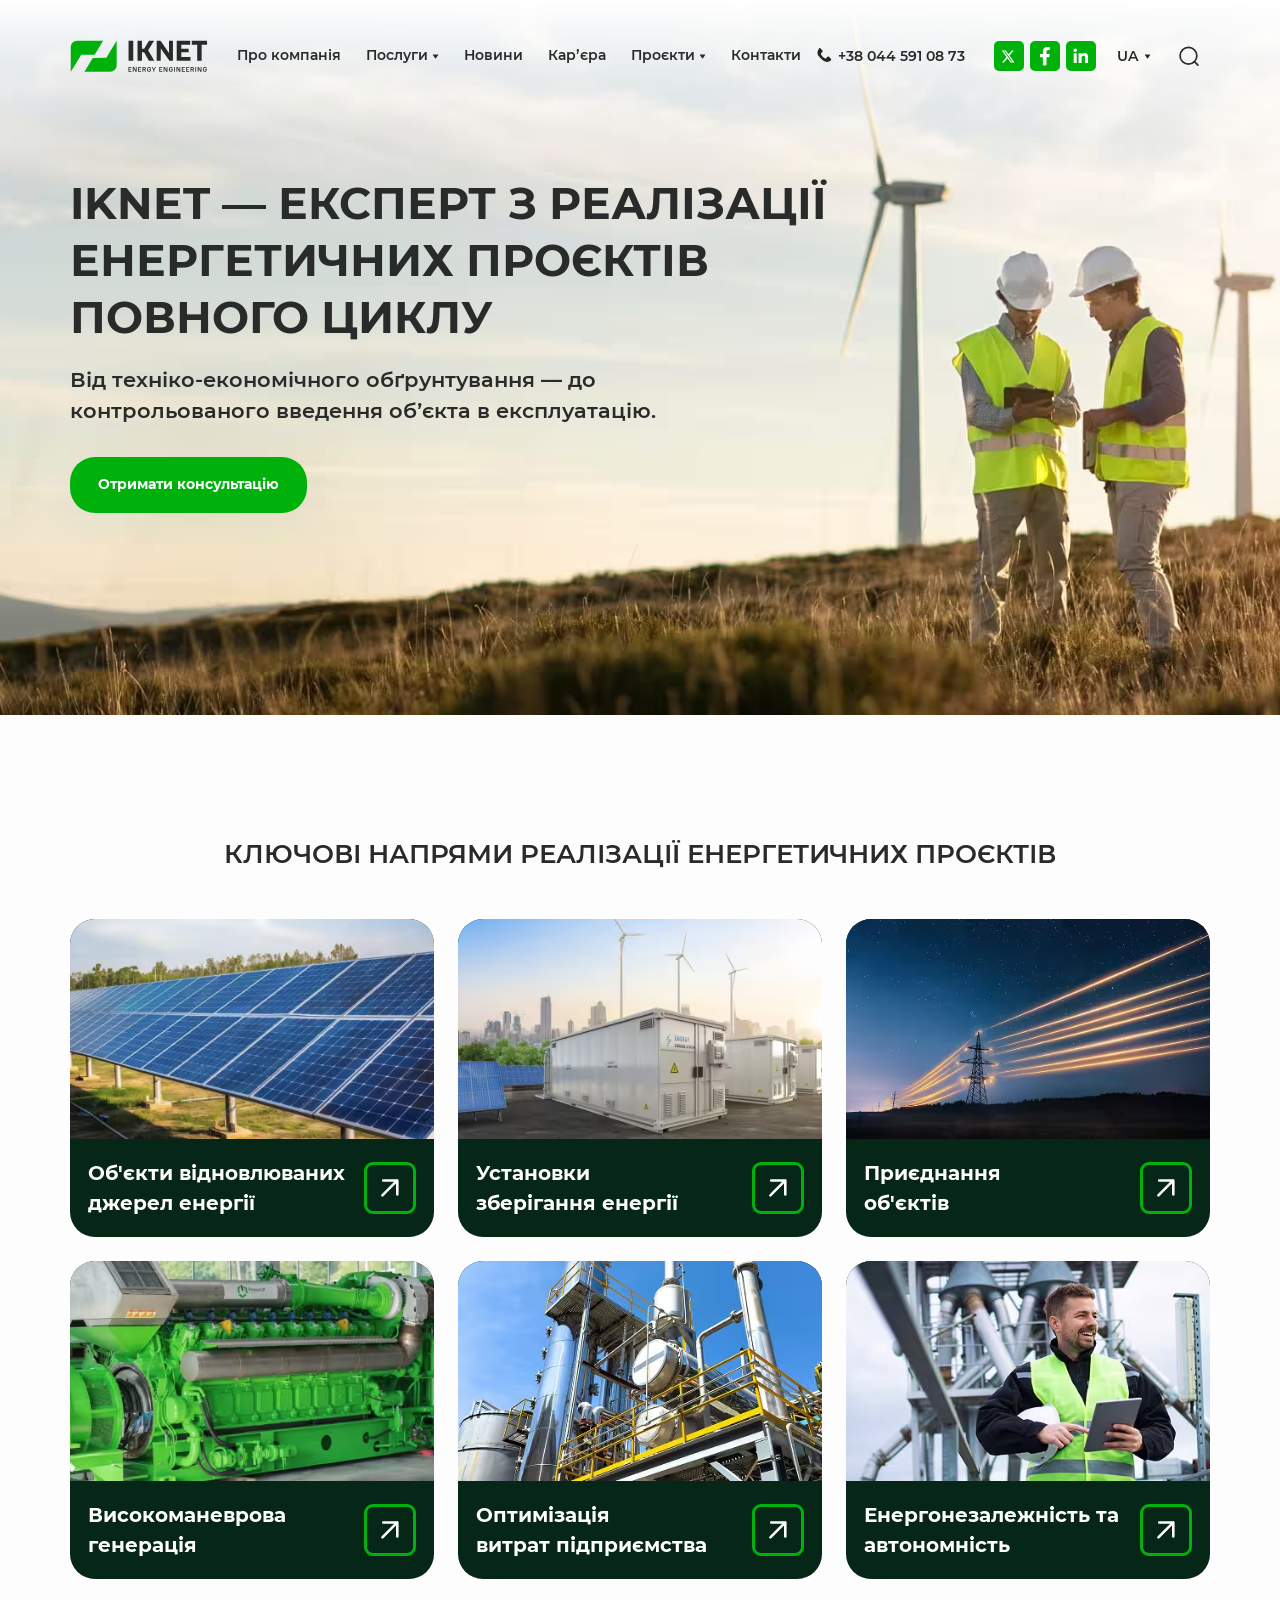
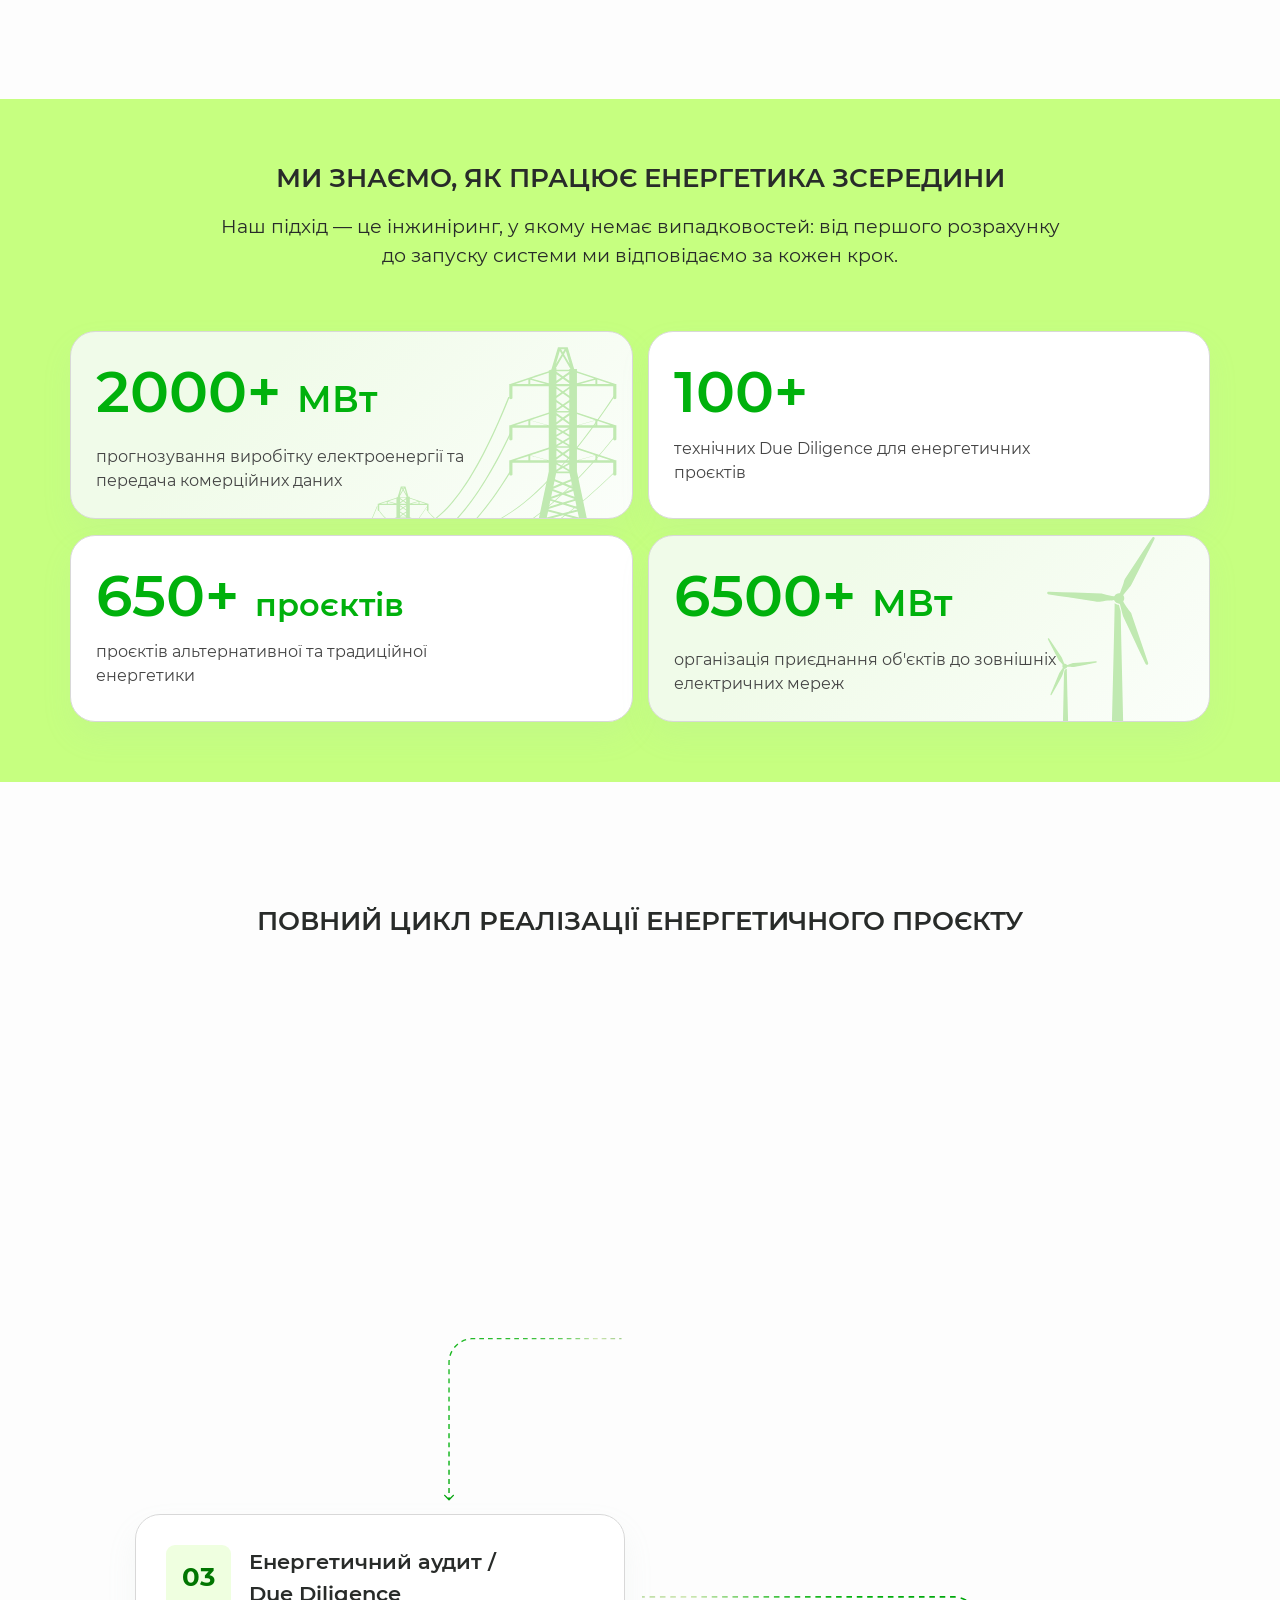
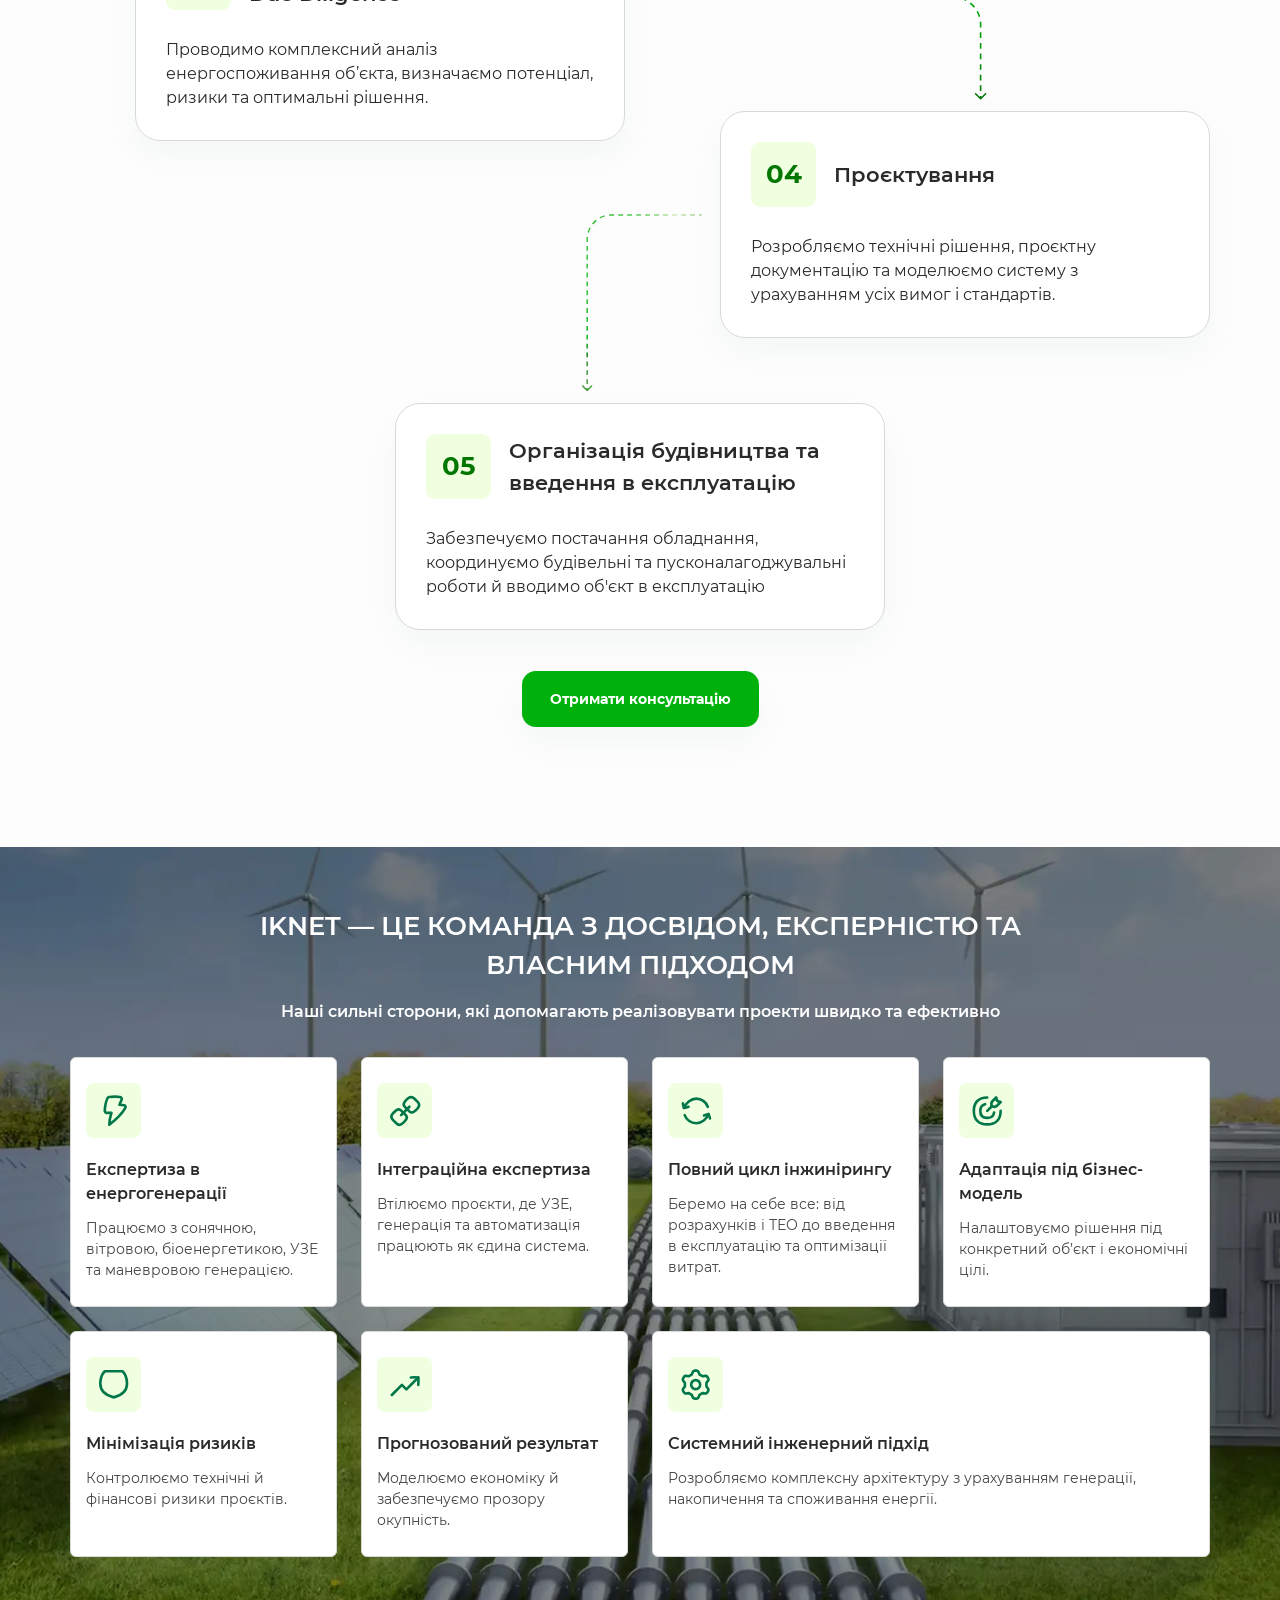
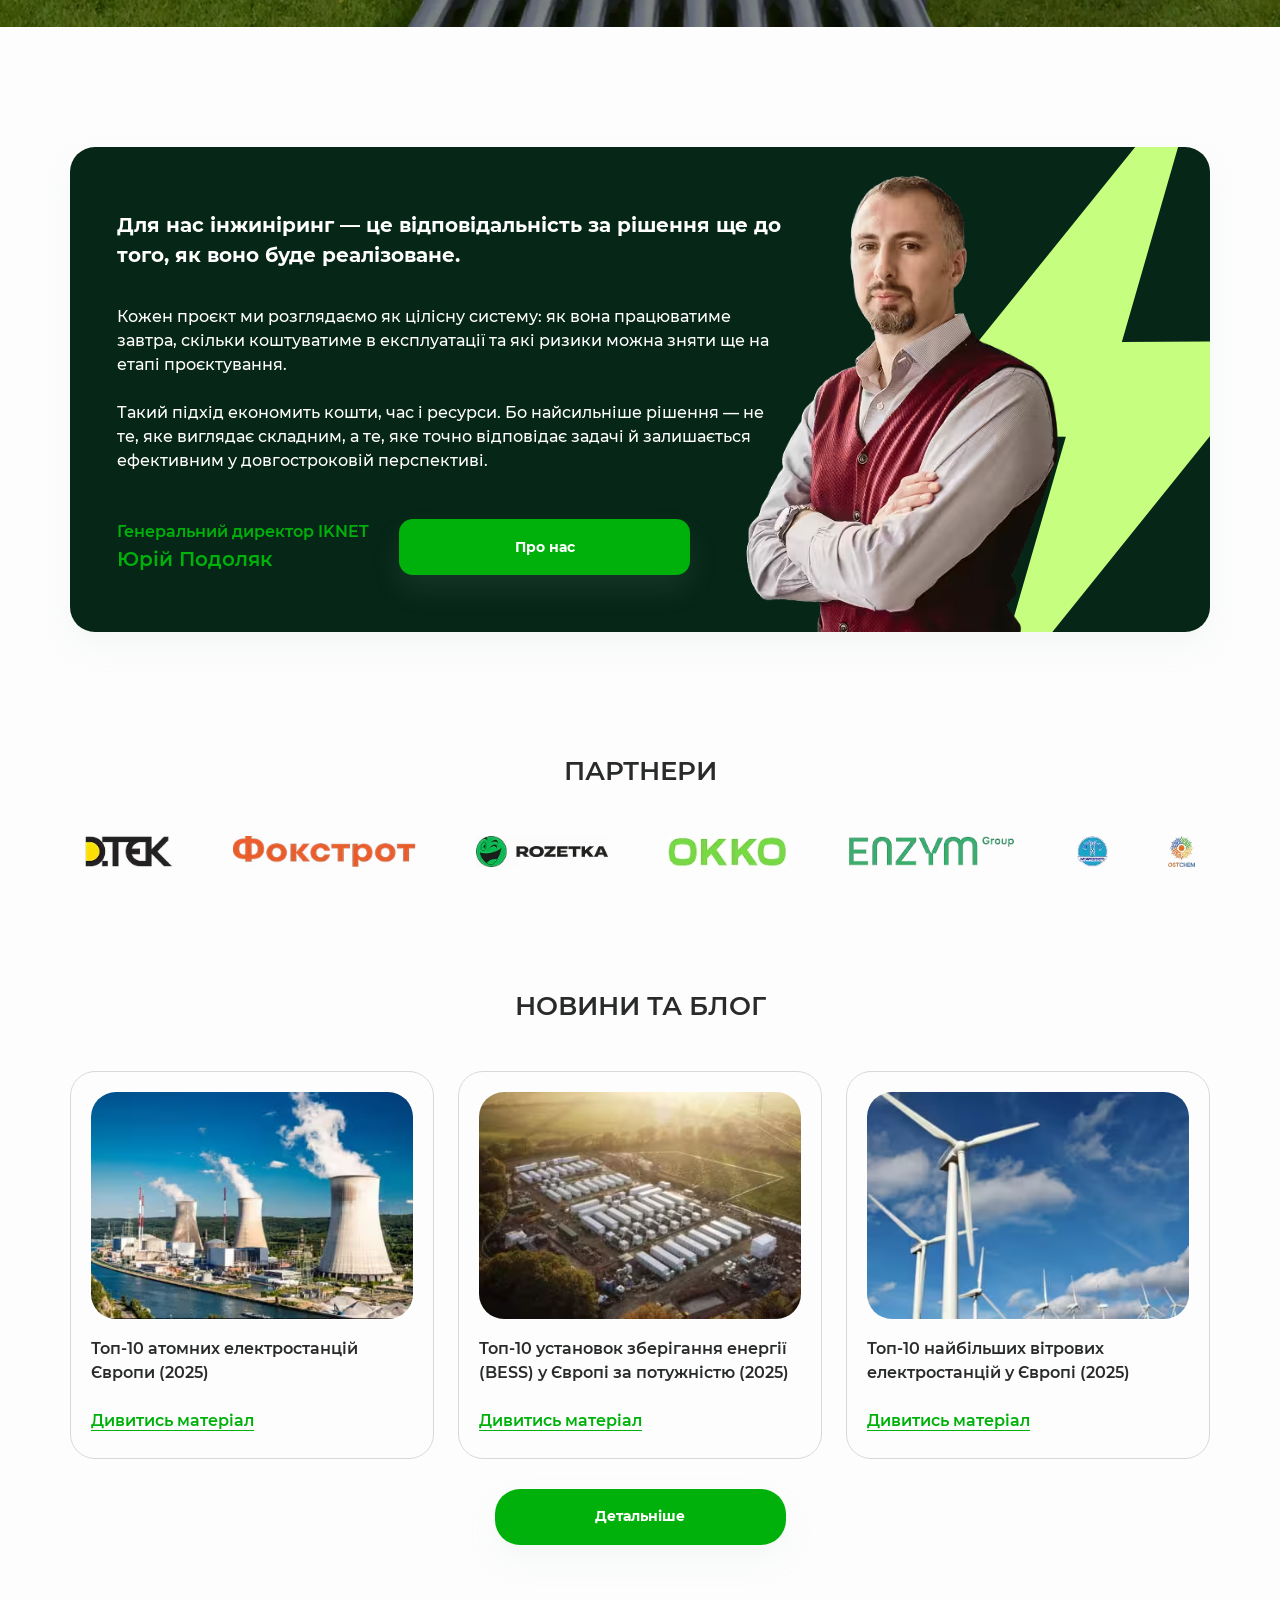
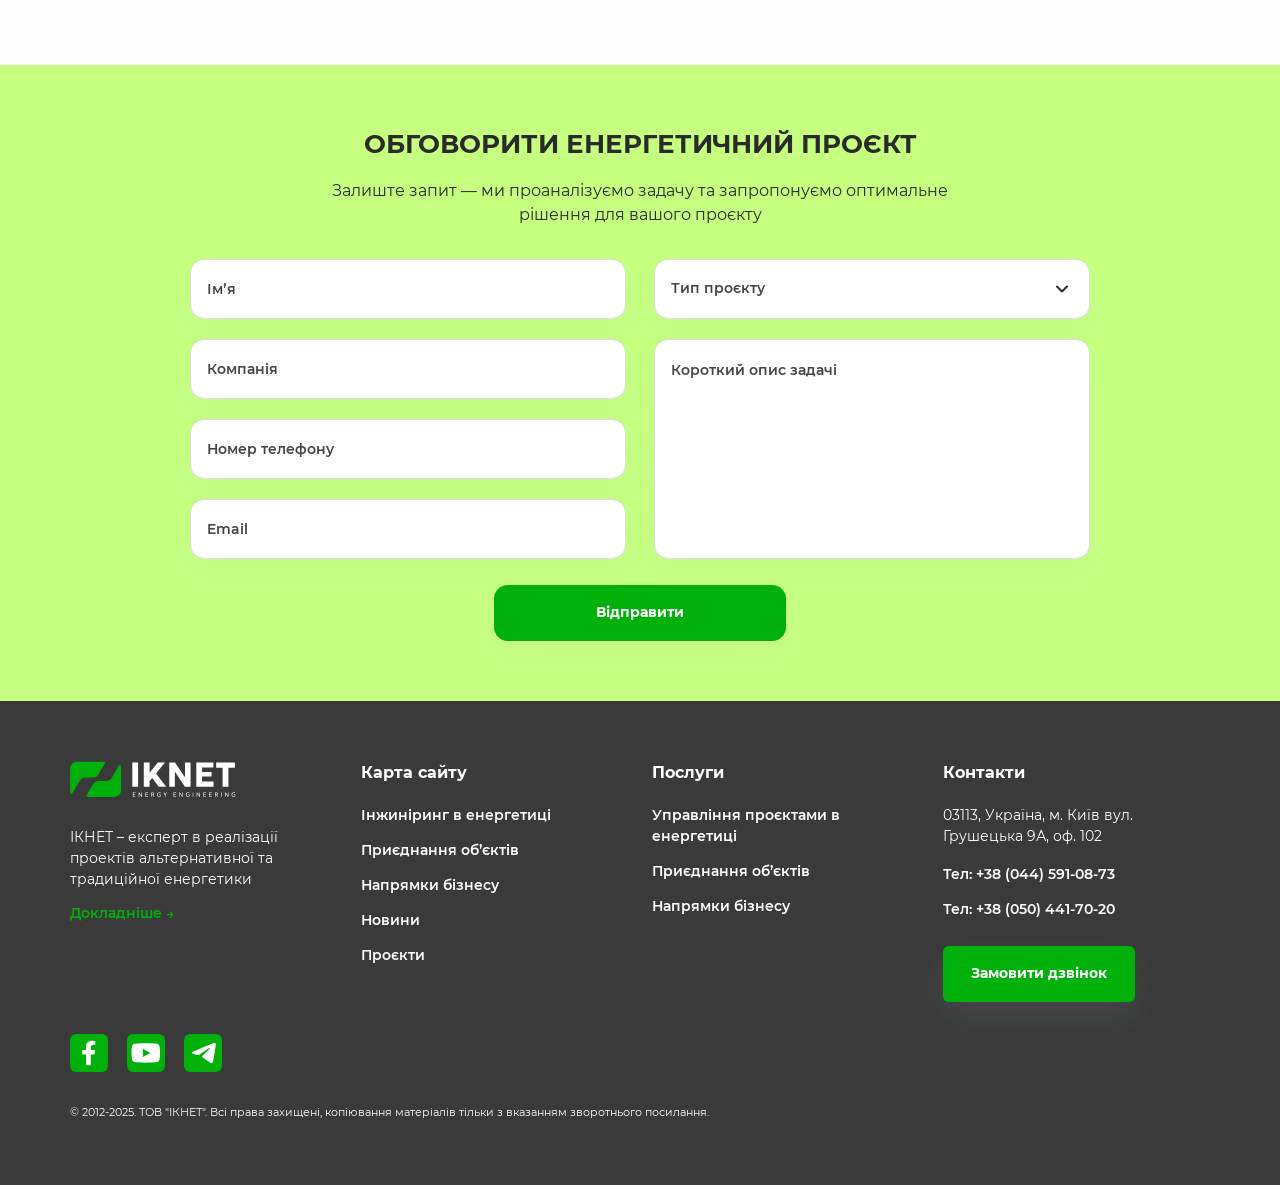
<file: index.html>
<!DOCTYPE html>
<!--[if lt IE 7]><html lang="ru" class="lt-ie9 lt-ie8 lt-ie7"><![endif]-->
<!--[if IE 7]><html lang="ru" class="lt-ie9 lt-ie8"><![endif]-->
<!--[if IE 8]><html lang="ru" class="lt-ie9"><![endif]-->
<!--[if gt IE 8]><!-->
<html lang="ru">
<!--<![endif]-->
<head>
	<meta charset="utf-8" />
	<title>Установки зберігання енергії</title>
	<meta http-equiv="X-UA-Compatible" content="IE=edge" />
	<meta name="viewport" content="width=device-width, initial-scale=1, maximum-scale=1">
	<meta name="format-detection" content="telephone=no" />
	<link rel="shortcut icon" href="favicon.png" />
	<link rel="stylesheet" href="libs/slick-1.5.9/slick/slick.min.css" />
	<link rel="stylesheet" href="css/fonts.css?ver=1.22" />
	<link rel="stylesheet" href="css/main.css?ver=1.22" />
	<link rel="stylesheet" href="css/media.css?ver=1.22" />
</head>
<body>

	<div class="wrapper">
 
		<header class="header default">
			<div class="container">
				<div class="header__wrapper fadeInDown wow" data-wow-iteration="1" data-wow-delay="0.3s" data-wow-duration="1.3s">
					<a href="#" class="logo"> 
						<img src="img/logo2.svg" alt="IKNET — інжинірингова компанія з досвідом понад 14 років у складних енергетичних проєктах.">
					</a>
					<nav class="menu">
						<ul class="menu__list">
							<li><a href="#">Про компанія</a></li>
							<li class="menu__haschild">
								<a href="#">Послуги</a>
								<div class="menu__arrow"></div>
								<ul>
									<li><a href="#">Инжиниринг в энергетике</a></li>
									<li><a href="#">Присоединение объектов</a></li>
									<li><a href="#">Направления бизнеса</a></li>
									<li><a href="#">Подарки энергетикам</a></li>
								</ul>
							</li>
							<li><a href="#">Новини</a></li>
							<li><a href="#">Карʼєра</a></li>
							<li class="menu__haschild">
								<a href="#">Проєкти</a>
								<div class="menu__arrow"></div>
								<ul>
									<li><a href="#">Проекты Компании</a></li>
									<li><a href="#">Проекты на продажу</a></li>
								</ul>
							</li>
							<li><a href="#">Контакти</a></li>
						</ul>
					</nav>
					<a href="tel:+380445910873" class="phone-main"><img src="img/phone.svg" alt="alt"><span class="hidden-mob">+38 044 591 08 73</span></a>
					<div class="header__right">
						<ul class="socials-main socials-main--page">
							<li><a href="#" target="_blank"><img src="img/ic_tw.svg" alt="x"></a></li>
							<li><a href="#" target="_blank"><img src="img/ic_fb.svg" alt="facebook"></a></li>
							<li><a href="#" target="_blank"><img src="img/ic_lk.svg" alt="linkedin"></a></li>
						</ul>
						<div class="dropdown-main">
							<div class="dropdown-main__value">
								<a href="#">UA</a>
								<div class="dropdown-main__arrow"></div>
							</div>
							<div class="dropdown-main__dropdown">
								<ul>
									<li><a href="#">EN</a></li>
									<li><a href="#">RU</a></li>
								</ul>
							</div>
						</div>
						<div class="search-wrap">
							<div class="open-search"></div>
							<div class="header__search">
								<form>
									<input type="text" placeholder="Пошук" required>
								</form>
							</div>
						</div>
					</div>
					<div class="sandwich">
						<div class="sw-topper"></div>
						<div class="sw-bottom"></div>
						<div class="sw-footer"></div>
					</div>
				</div>
			</div>
			<div class="menu-mobile">
				<div class="header__search">
					<form>
						<input type="text" placeholder="Пошук" required>
					</form>
				</div>
				<nav class="menu">
					<ul class="menu__list">
						<li><a href="#">Про компанія</a></li>
						<li class="menu__haschild">
							<a href="#">Послуги</a>
							<div class="menu__arrow"></div>
							<ul>
								<li><a href="#">Инжиниринг в энергетике</a></li>
								<li><a href="#">Присоединение объектов</a></li>
								<li><a href="#">Направления бизнеса</a></li>
								<li><a href="#">Подарки энергетикам</a></li>
							</ul>
						</li>
						<li><a href="#">Новини</a></li>
						<li><a href="#">Карʼєра</a></li>
						<li class="menu__haschild">
							<a href="#">Проєкти</a>
							<div class="menu__arrow"></div>
							<ul>
								<li><a href="#">Проекты Компании</a></li>
								<li><a href="#">Проекты на продажу</a></li>
							</ul>
						</li>
						<li><a href="#">Контакти</a></li>
					</ul>
				</nav>
				<div class="menu-mobile__bottom">
					<div class="dropdown-main">
						<div class="dropdown-main__value">
							<a href="tel:+380445910873">+380445910873</a>
							<div class="dropdown-main__arrow"></div>
						</div>
						<div class="dropdown-main__dropdown">
							<ul>
								<li><a href="tel:+380504417020">+38 050 441-70-20</a></li>
							</ul>
						</div>
					</div>
					<div class="dropdown-main">
						<div class="dropdown-main__value">
							<a href="#">UA</a>
							<div class="dropdown-main__arrow"></div>
						</div>
						<div class="dropdown-main__dropdown">
							<ul>
								<li><a href="#">EN</a></li>
								<li><a href="#">RU</a></li>
							</ul>
						</div>
					</div>
					<ul class="socials-main socials-main--page">
						<li><a href="#" target="_blank"><img src="img/ic_tw.svg" alt="x"></a></li>
						<li><a href="#" target="_blank"><img src="img/ic_fb.svg" alt="facebook"></a></li>
						<li><a href="#" target="_blank"><img src="img/ic_lk.svg" alt="linkedin"></a></li>
					</ul>
				</div>
			</div>
			<div class="menu-overlay"></div>
		</header>

		<section class="hero">
			<div class="hero__content slider-hero__item--1">
				<div class="container">
					<h2 class="hero__title fadeInUp wow" data-wow-iteration="1" data-wow-delay="0.2s" data-wow-duration="1.3s">iknet — Експерт з реалізації енергетичних проєктів повного циклу</h2>
					<div class="hero__descr fadeInUp wow" data-wow-iteration="1" data-wow-delay="0.4s" data-wow-duration="1.3s">Від техніко-економічного обґрунтування — до контрольованого введення обʼєкта в експлуатацію.</div>
					<a href="#sect-consultation" class="btn-main link-scroll fadeInUp wow" data-wow-iteration="1" data-wow-delay="0.8s" data-wow-duration="1.3s">Отримати консультацію</a>
				</div>
				<div class="hero__image">
					<picture>
						<source srcset="img/slide_hero1.avif" type="image/avif">
						<source srcset="img/slide_hero1.webp" type="image/webp">
						<img src="img/slide_hero1.jpg" alt="IKNET — інжинірингова компанія з досвідом понад 14 років у складних енергетичних проєктах." width="709" height="375" loading="lazy" decoding="async">
					</picture>
				</div>
			</div>
		</section>

		<section class="directions">
			<div class="container">
				<div class="head-section fadeInUp wow" data-wow-iteration="1" data-wow-delay="0.3s" data-wow-duration="1.3s">
					<h2 class="title-section">Ключові напрями реалізації енергетичних проєктів</h2>
				</div>
				<div class="directions__grid">
					<a href="#" class="item-direction fadeInUp wow" data-wow-iteration="1" data-wow-delay="0.3s" data-wow-duration="1.3s">
						<span class="item-direction__image">
							<picture>
								<source srcset="img/direction1.avif" type="image/avif">
								<source srcset="img/direction1.webp" type="image/webp">
								<img src="img/direction1.jpg" alt="Об'єкти відновлюваних джерел енергії" width="464" height="259" loading="lazy" decoding="async">
							</picture>
						</span>
						<span class="item-direction__content">
							<span class="item-direction__title">Об'єкти відновлюваних джерел енергії</span>
							<span class="item-direction__arrow hidden-mob"><svg width="47" height="47" viewBox="0 0 47 47" fill="none" xmlns="http://www.w3.org/2000/svg"><path d="M14.5843 32.0894L32.0852 14.5885M15.5565 14.5885H32.0852V31.1171" stroke="white" stroke-width="3" stroke-linecap="round" stroke-linejoin="round" /></svg></span>
							<span class="link-main show-mob">
								Детальніше
								<svg width="10" height="10" viewBox="0 0 10 10" fill="none" xmlns="http://www.w3.org/2000/svg"><path d="M3.07463 1.24579C3.12301 1.19728 3.18049 1.1588 3.24376 1.13255C3.30704 1.10629 3.37488 1.09277 3.44338 1.09277C3.51189 1.09277 3.57972 1.10629 3.643 1.13255C3.70628 1.1588 3.76375 1.19728 3.81213 1.24579L7.27463 4.70829C7.31326 4.74684 7.3439 4.79262 7.36481 4.84303C7.38572 4.89343 7.39648 4.94747 7.39648 5.00204C7.39648 5.05661 7.38572 5.11064 7.36481 5.16105C7.3439 5.21145 7.31326 5.25724 7.27463 5.29579L3.81213 8.75829C3.60797 8.96246 3.2788 8.96246 3.07463 8.75829C2.87047 8.55412 2.87047 8.22496 3.07463 8.02079L6.0913 4.99995L3.07047 1.97912C2.87047 1.77912 2.87047 1.44579 3.07463 1.24579Z" fill="#00B10C" /></svg>
							</span>
						</span>
					</a>
					<a href="#" class="item-direction fadeInUp wow" data-wow-iteration="1" data-wow-delay="0.5s" data-wow-duration="1.3s">
						<span class="item-direction__image">
							<picture>
								<source srcset="img/direction2.avif" type="image/avif">
								<source srcset="img/direction2.webp" type="image/webp">
								<img src="img/direction2.jpg" alt="Установки  зберігання енергії" width="464" height="259" loading="lazy" decoding="async">
							</picture>
						</span>
						<span class="item-direction__content">
							<span class="item-direction__title">Установки  <br>зберігання енергії</span>
							<span class="item-direction__arrow hidden-mob"><svg width="47" height="47" viewBox="0 0 47 47" fill="none" xmlns="http://www.w3.org/2000/svg"><path d="M14.5843 32.0894L32.0852 14.5885M15.5565 14.5885H32.0852V31.1171" stroke="white" stroke-width="3" stroke-linecap="round" stroke-linejoin="round" /></svg></span>
							<span class="link-main show-mob">
								Детальніше
								<svg width="10" height="10" viewBox="0 0 10 10" fill="none" xmlns="http://www.w3.org/2000/svg"><path d="M3.07463 1.24579C3.12301 1.19728 3.18049 1.1588 3.24376 1.13255C3.30704 1.10629 3.37488 1.09277 3.44338 1.09277C3.51189 1.09277 3.57972 1.10629 3.643 1.13255C3.70628 1.1588 3.76375 1.19728 3.81213 1.24579L7.27463 4.70829C7.31326 4.74684 7.3439 4.79262 7.36481 4.84303C7.38572 4.89343 7.39648 4.94747 7.39648 5.00204C7.39648 5.05661 7.38572 5.11064 7.36481 5.16105C7.3439 5.21145 7.31326 5.25724 7.27463 5.29579L3.81213 8.75829C3.60797 8.96246 3.2788 8.96246 3.07463 8.75829C2.87047 8.55412 2.87047 8.22496 3.07463 8.02079L6.0913 4.99995L3.07047 1.97912C2.87047 1.77912 2.87047 1.44579 3.07463 1.24579Z" fill="#00B10C" /></svg>
							</span>
						</span>
					</a>
					<a href="#" class="item-direction fadeInUp wow" data-wow-iteration="1" data-wow-delay="0.7s" data-wow-duration="1.3s">
						<span class="item-direction__image">
							<picture>
								<source srcset="img/direction3_new.avif" type="image/avif">
								<source srcset="img/direction3_new.webp" type="image/webp">
								<img src="img/direction3_new.jpg" alt="Приєднання об'єктів" width="464" height="259" loading="lazy" decoding="async">
							</picture>
						</span>
						<span class="item-direction__content">
							<span class="item-direction__title">Приєднання <br>об'єктів</span>
							<span class="item-direction__arrow hidden-mob"><svg width="47" height="47" viewBox="0 0 47 47" fill="none" xmlns="http://www.w3.org/2000/svg"><path d="M14.5843 32.0894L32.0852 14.5885M15.5565 14.5885H32.0852V31.1171" stroke="white" stroke-width="3" stroke-linecap="round" stroke-linejoin="round" /></svg></span>
							<span class="link-main show-mob">
								Детальніше
								<svg width="10" height="10" viewBox="0 0 10 10" fill="none" xmlns="http://www.w3.org/2000/svg"><path d="M3.07463 1.24579C3.12301 1.19728 3.18049 1.1588 3.24376 1.13255C3.30704 1.10629 3.37488 1.09277 3.44338 1.09277C3.51189 1.09277 3.57972 1.10629 3.643 1.13255C3.70628 1.1588 3.76375 1.19728 3.81213 1.24579L7.27463 4.70829C7.31326 4.74684 7.3439 4.79262 7.36481 4.84303C7.38572 4.89343 7.39648 4.94747 7.39648 5.00204C7.39648 5.05661 7.38572 5.11064 7.36481 5.16105C7.3439 5.21145 7.31326 5.25724 7.27463 5.29579L3.81213 8.75829C3.60797 8.96246 3.2788 8.96246 3.07463 8.75829C2.87047 8.55412 2.87047 8.22496 3.07463 8.02079L6.0913 4.99995L3.07047 1.97912C2.87047 1.77912 2.87047 1.44579 3.07463 1.24579Z" fill="#00B10C" /></svg>
							</span>
						</span>
					</a>
					<a href="#" class="item-direction fadeInUp wow" data-wow-iteration="1" data-wow-delay="0.9s" data-wow-duration="1.3s">
						<span class="item-direction__image">
							<picture>
								<source srcset="img/direction4.avif" type="image/avif">
								<source srcset="img/direction4.webp" type="image/webp">
								<img src="img/direction14.jpg" alt="Високоманеврова  генерація" width="464" height="259" loading="lazy" decoding="async">
							</picture>
						</span>
						<span class="item-direction__content">
							<span class="item-direction__title">Високоманеврова  генерація</span>
							<span class="item-direction__arrow hidden-mob"><svg width="47" height="47" viewBox="0 0 47 47" fill="none" xmlns="http://www.w3.org/2000/svg"><path d="M14.5843 32.0894L32.0852 14.5885M15.5565 14.5885H32.0852V31.1171" stroke="white" stroke-width="3" stroke-linecap="round" stroke-linejoin="round" /></svg></span>
							<span class="link-main show-mob">
								Детальніше
								<svg width="10" height="10" viewBox="0 0 10 10" fill="none" xmlns="http://www.w3.org/2000/svg"><path d="M3.07463 1.24579C3.12301 1.19728 3.18049 1.1588 3.24376 1.13255C3.30704 1.10629 3.37488 1.09277 3.44338 1.09277C3.51189 1.09277 3.57972 1.10629 3.643 1.13255C3.70628 1.1588 3.76375 1.19728 3.81213 1.24579L7.27463 4.70829C7.31326 4.74684 7.3439 4.79262 7.36481 4.84303C7.38572 4.89343 7.39648 4.94747 7.39648 5.00204C7.39648 5.05661 7.38572 5.11064 7.36481 5.16105C7.3439 5.21145 7.31326 5.25724 7.27463 5.29579L3.81213 8.75829C3.60797 8.96246 3.2788 8.96246 3.07463 8.75829C2.87047 8.55412 2.87047 8.22496 3.07463 8.02079L6.0913 4.99995L3.07047 1.97912C2.87047 1.77912 2.87047 1.44579 3.07463 1.24579Z" fill="#00B10C" /></svg>
							</span>
						</span>
					</a>
					<a href="#" class="item-direction fadeInUp wow" data-wow-iteration="1" data-wow-delay="1.2s" data-wow-duration="1.3s">
						<span class="item-direction__image">
							<picture>
								<source srcset="img/direction5_new.avif" type="image/avif">
								<source srcset="img/direction5_new.webp" type="image/webp">
								<img src="img/direction5_new.jpg" alt="Оптимізація  витрат підприємства" width="464" height="259" loading="lazy" decoding="async">
							</picture>
						</span>
						<span class="item-direction__content">
							<span class="item-direction__title">Оптимізація <br>витрат підприємства</span>
							<span class="item-direction__arrow hidden-mob"><svg width="47" height="47" viewBox="0 0 47 47" fill="none" xmlns="http://www.w3.org/2000/svg"><path d="M14.5843 32.0894L32.0852 14.5885M15.5565 14.5885H32.0852V31.1171" stroke="white" stroke-width="3" stroke-linecap="round" stroke-linejoin="round" /></svg></span>
							<span class="link-main show-mob">
								Детальніше
								<svg width="10" height="10" viewBox="0 0 10 10" fill="none" xmlns="http://www.w3.org/2000/svg"><path d="M3.07463 1.24579C3.12301 1.19728 3.18049 1.1588 3.24376 1.13255C3.30704 1.10629 3.37488 1.09277 3.44338 1.09277C3.51189 1.09277 3.57972 1.10629 3.643 1.13255C3.70628 1.1588 3.76375 1.19728 3.81213 1.24579L7.27463 4.70829C7.31326 4.74684 7.3439 4.79262 7.36481 4.84303C7.38572 4.89343 7.39648 4.94747 7.39648 5.00204C7.39648 5.05661 7.38572 5.11064 7.36481 5.16105C7.3439 5.21145 7.31326 5.25724 7.27463 5.29579L3.81213 8.75829C3.60797 8.96246 3.2788 8.96246 3.07463 8.75829C2.87047 8.55412 2.87047 8.22496 3.07463 8.02079L6.0913 4.99995L3.07047 1.97912C2.87047 1.77912 2.87047 1.44579 3.07463 1.24579Z" fill="#00B10C" /></svg>
							</span>
						</span>
					</a>
					<a href="#" class="item-direction fadeInUp wow" data-wow-iteration="1" data-wow-delay="1.5s" data-wow-duration="1.3s">
						<span class="item-direction__image">
							<picture>
								<source srcset="img/direction6_new.avif" type="image/avif">
								<source srcset="img/direction6_new.webp" type="image/webp">
								<img src="img/direction6_new.jpg" alt="Об'єкти відновлюваних джерел енергії" width="464" height="259" loading="lazy" decoding="async">
							</picture>
						</span>
						<span class="item-direction__content">
							<span class="item-direction__title">Енергонезалежність та автономність</span>
							<span class="item-direction__arrow hidden-mob"><svg width="47" height="47" viewBox="0 0 47 47" fill="none" xmlns="http://www.w3.org/2000/svg"><path d="M14.5843 32.0894L32.0852 14.5885M15.5565 14.5885H32.0852V31.1171" stroke="white" stroke-width="3" stroke-linecap="round" stroke-linejoin="round" /></svg></span>
							<span class="link-main show-mob">
								Детальніше
								<svg width="10" height="10" viewBox="0 0 10 10" fill="none" xmlns="http://www.w3.org/2000/svg"><path d="M3.07463 1.24579C3.12301 1.19728 3.18049 1.1588 3.24376 1.13255C3.30704 1.10629 3.37488 1.09277 3.44338 1.09277C3.51189 1.09277 3.57972 1.10629 3.643 1.13255C3.70628 1.1588 3.76375 1.19728 3.81213 1.24579L7.27463 4.70829C7.31326 4.74684 7.3439 4.79262 7.36481 4.84303C7.38572 4.89343 7.39648 4.94747 7.39648 5.00204C7.39648 5.05661 7.38572 5.11064 7.36481 5.16105C7.3439 5.21145 7.31326 5.25724 7.27463 5.29579L3.81213 8.75829C3.60797 8.96246 3.2788 8.96246 3.07463 8.75829C2.87047 8.55412 2.87047 8.22496 3.07463 8.02079L6.0913 4.99995L3.07047 1.97912C2.87047 1.77912 2.87047 1.44579 3.07463 1.24579Z" fill="#00B10C" /></svg>
							</span>
						</span>
					</a>
				</div>
			</div>
		</section>

		<section class="process">
			<div class="container">
				<div class="head-section fadeInUp wow" data-wow-iteration="1" data-wow-delay="0.3s" data-wow-duration="1.3s">
					<h2 class="title-section">Ми знаємо, як працює енергетика зсередини</h2>
					<div class="descr-section">Наш підхід — це інжиніринг, у якому немає випадковостей: від першого розрахунку до запуску системи ми відповідаємо за кожен крок.</div>
				</div>
				<div class="process__grid-bottom">
					<div class="item-process item-process--main fadeInUp wow" data-wow-iteration="1" data-wow-delay="0.3s" data-wow-duration="1.3s">
						<div class="item-process__value">2000+ <span> МВт</span></div>
						<p>прогнозування виробітку електроенергії та передача комерційних даних</p>
						<div class="item-process__image">
							<img src="img/process1.svg"  width="491" height="253" loading="lazy" decoding="async" alt="реалізували приєднання об’єктів до зовнішніх електричних мереж">
						</div>
					</div>
					<div class="item-process fadeInUp wow" data-wow-iteration="1" data-wow-delay="0.5s" data-wow-duration="1.3s">
						<div class="item-process__value">100+</div>
						<p>технічних Due Diligence для енергетичних проєктів</p>
					</div>
				</div>
				<div class="process__grid-bottom">
					<div class="item-process fadeInUp wow" data-wow-iteration="1" data-wow-delay="0.9s" data-wow-duration="1.3s">
						<div class="item-process__value">650+ <small>  проєктів</small></div>
						<p>проєктів альтернативної та традиційної енергетики</p>
					</div>
					<div class="item-process item-process--main fadeInUp wow" data-wow-iteration="1" data-wow-delay="1.2s" data-wow-duration="1.3s">
						<div class="item-process__value">6500+ <span> МВт</span></div>
						<p>організація приєднання об'єктів до зовнішніх електричних мереж</p>
						<div class="item-process__image">
							<img src="img/process2.svg" width="217" height="184" loading="lazy" decoding="async" alt="прогнозуємо виробіток електроенергії для об’єктів такої потужності">
						</div>
					</div>
				</div>
			</div>
		</section>

		<section class="cycle">
			<div class="container">
				<div class="head-section fadeInUp wow" data-wow-iteration="1" data-wow-delay="0.3s" data-wow-duration="1.3s">
					<h2 class="title-section">Повний цикл реалізації енергетичного проєкту</h2>
				</div>
				<div class="item-cycle item-cycle--1 fadeInUp wow" data-wow-iteration="1" data-wow-delay="0.3s" data-wow-duration="1.3s">
					<div class="item-cycle__head">
						<div class="item-cycle__count">01</div>
						<div class="item-cycle__title">Девелоперство</div>
					</div>
					<p>Формуємо концепцію проєкту, аналізуємо локацію, технічні обмеження та потенціал об’єкта. Супроводжуємо проєкт на етапі підготовки до реалізації та допомагаємо сформувати оптимальну модель впровадження.</p>
				</div>
				<div class="item-cycle item-cycle--2 fadeInUp wow" data-wow-iteration="1" data-wow-delay="0.3s" data-wow-duration="1.3s">
					<div class="item-cycle__head">
						<div class="item-cycle__count">02</div>
						<div class="item-cycle__title">Техніко-економічне обґрунтування</div>
					</div>
					<p>Оцінюємо технічну доцільність проєкту, аналізуємо інвестиційні витрати та прогнозуємо економічну ефективність і строк окупності.</p>
				</div>
				<div class="item-cycle item-cycle--3 fadeInUp wow" data-wow-iteration="1" data-wow-delay="0.3s" data-wow-duration="1.3s">
					<div class="item-cycle__head">
						<div class="item-cycle__count">03</div>
						<div class="item-cycle__title">Енергетичний аудит / <br>Due Diligence</div>
					</div>
					<p>Проводимо комплексний аналіз енергоспоживання об’єкта, визначаємо потенціал, ризики та оптимальні рішення.</p>
				</div>
				<div class="item-cycle item-cycle--4 fadeInUp wow" data-wow-iteration="1" data-wow-delay="0.3s" data-wow-duration="1.3s">
					<div class="item-cycle__head">
						<div class="item-cycle__count">04</div>
						<div class="item-cycle__title">Проєктування</div>
					</div>
					<p>Розробляємо технічні рішення, проєктну документацію та моделюємо систему з урахуванням усіх вимог і стандартів.</p>
				</div>
				<div class="item-cycle item-cycle--5 fadeInUp wow" data-wow-iteration="1" data-wow-delay="0.3s" data-wow-duration="1.3s">
					<div class="item-cycle__head">
						<div class="item-cycle__count">05</div>
						<div class="item-cycle__title">Організація будівництва та введення в експлуатацію</div>
					</div>
					<p>Забезпечуємо постачання обладнання, координуємо будівельні та пусконалагоджувальні роботи й вводимо об'єкт в експлуатацію</p>
				</div>
			</div>
			<div class="cycle__button fadeInUp wow" data-wow-iteration="1" data-wow-delay="0.3s" data-wow-duration="1.3s">
				<a href="#" class="btn-main">Отримати консультацію</a>
			</div>
		</section>

		<section class="advantages">
			<div class="container">
				<div class="head-section fadeInUp wow" data-wow-iteration="1" data-wow-delay="0.3s" data-wow-duration="1.5s">
					<h2 class="title-section">IKNET — це команда з досвідом, експерністю та власним підходом</h2>
					<div class="descr-section">Наші сильні сторони, які допомагають реалізовувати проекти швидко та ефективно</div>
				</div>
				<div class="advantages__wrap hidden-mob">
					<div class="fadeInUp wow" data-wow-iteration="1" data-wow-delay="0.2s" data-wow-duration="1.5s">
						<div class="advantages__item">
							<div class="advantages__icon">
								<img src="img/ic_avd1_new.svg" alt="Експертиза в енергогенерації">
							</div>
							<div class="advantages__title">Експертиза в енергогенерації</div>
							<p>Працюємо з сонячною, вітровою, біоенергетикою, УЗЕ та маневровою генерацією.</p>
						</div>
					</div>
					<div class="fadeInUp wow" data-wow-iteration="1" data-wow-delay="0.4s" data-wow-duration="1.5s">
						<div class="advantages__item">
							<div class="advantages__icon">
								<img src="img/ic_avd2.svg" alt="Інтеграційна експертиза">
							</div>
							<div class="advantages__title">Інтеграційна експертиза</div>
							<p>Втілюємо проєкти, де УЗЕ, генерація та автоматизація працюють як єдина система.</p>
						</div>
					</div>
					<div class="fadeInUp wow" data-wow-iteration="1" data-wow-delay="0.6s" data-wow-duration="1.5s">
						<div class="advantages__item">
							<div class="advantages__icon">
								<img src="img/ic_avd3.svg" alt="Повний цикл інжинірингу">
							</div>
							<div class="advantages__title">Повний цикл інжинірингу</div>
							<p>Беремо на себе все: від розрахунків і ТЕО до введення в експлуатацію та оптимізації витрат.</p>
						</div>
					</div>
					<div class="fadeInUp wow" data-wow-iteration="1" data-wow-delay="0.8s" data-wow-duration="1.5s">
						<div class="advantages__item">
							<div class="advantages__icon">
								<img src="img/ic_avd4.svg" alt="Адаптація під бізнес-модель">
							</div>
							<div class="advantages__title">Адаптація під бізнес-модель</div>
							<p>Налаштовуємо рішення під конкретний об’єкт і економічні цілі.</p>
						</div>
					</div>
					<div class="fadeInUp wow" data-wow-iteration="1" data-wow-delay="1s" data-wow-duration="1.5s">
						<div class="advantages__item">
							<div class="advantages__icon">
								<img src="img/ic_avd5.svg" alt="Мінімізація ризиків">
							</div>
							<div class="advantages__title">Мінімізація ризиків</div>
							<p>Контролюємо технічні й фінансові ризики проєктів.</p>
						</div>
					</div>
					<div class="fadeInUp wow" data-wow-iteration="1" data-wow-delay="1.2s" data-wow-duration="1.5s">
						<div class="advantages__item">
							<div class="advantages__icon">
								<img src="img/ic_avd6.svg" alt="Прогнозований результат">
							</div>
							<div class="advantages__title">Прогнозований результат</div>
							<p>Моделюємо економіку й забезпечуємо прозору окупність.</p>
						</div>
					</div>
					<div class="fadeInUp wow" data-wow-iteration="1" data-wow-delay="1.4s">
						<div class="advantages__item">
							<div class="advantages__icon">
								<img src="img/ic_avd7_new.svg" alt="Системний інженерний підхід">
							</div>
							<div class="advantages__title">Системний інженерний підхід</div>
							<p>Розробляємо комплексну архітектуру з урахуванням генерації, накопичення та споживання енергії.</p>
						</div>
					</div>
				</div>
				<div class="slider-mobile show-mob">
					<div>
						<div class="advantages__item">
							<div class="advantages__icon">
								<img src="img/ic_avd1_new.svg" alt="Експертиза в енергогенерації">
							</div>
							<div class="advantages__title">Експертиза в енергогенерації</div>
							<p>Працюємо з сонячною, вітровою, біоенергетикою, УЗЕ та маневровою генерацією.</p>
						</div>
					</div>
					<div>
						<div class="advantages__item">
							<div class="advantages__icon">
								<img src="img/ic_avd2.svg" alt="Інтеграційна експертиза">
							</div>
							<div class="advantages__title">Інтеграційна експертиза</div>
							<p>Втілюємо проєкти, де УЗЕ, генерація та автоматизація працюють як єдина система.</p>
						</div>
					</div>
					<div>
						<div class="advantages__item">
							<div class="advantages__icon">
								<img src="img/ic_avd3.svg" alt="Повний цикл інжинірингу">
							</div>
							<div class="advantages__title">Повний цикл інжинірингу</div>
							<p>Беремо на себе все: від розрахунків і ТЕО до введення в експлуатацію та оптимізації витрат.</p>
						</div>
					</div>
					<div>
						<div class="advantages__item">
							<div class="advantages__icon">
								<img src="img/ic_avd4.svg" alt="Адаптація під бізнес-модель">
							</div>
							<div class="advantages__title">Адаптація під бізнес-модель</div>
							<p>Налаштовуємо рішення під конкретний об’єкт і економічні цілі.</p>
						</div>
					</div>
					<div>
						<div class="advantages__item">
							<div class="advantages__icon">
								<img src="img/ic_avd5.svg" alt="Мінімізація ризиків">
							</div>
							<div class="advantages__title">Мінімізація ризиків</div>
							<p>Контролюємо технічні й фінансові ризики проєктів.</p>
						</div>
					</div>
					<div>
						<div class="advantages__item">
							<div class="advantages__icon">
								<img src="img/ic_avd6.svg" alt="Прогнозований результат">
							</div>
							<div class="advantages__title">Прогнозований результат</div>
							<p>Моделюємо економіку й забезпечуємо прозору окупність.</p>
						</div>
					</div>
					<div>
						<div class="advantages__item">
							<div class="advantages__icon">
								<img src="img/ic_avd7_new.svg" alt="Системний інженерний підхід">
							</div>
							<div class="advantages__title">Системний інженерний підхід</div>
							<p>Розробляємо комплексну архітектуру з урахуванням генерації, накопичення та споживання енергії.</p>
						</div>
					</div>
				</div>
			</div>
		</section>

		<section class="about">
			<div class="container">
				<div class="about__main fadeInUp wow" data-wow-iteration="1" data-wow-delay="0.3s" data-wow-duration="1.5s">
					<div class="about__content">
						<h2 class="about__title">Для нас інжиніринг — це відповідальність за рішення ще до того, як воно буде реалізоване.</h2>
						<p>Кожен проєкт ми розглядаємо як цілісну систему: як вона працюватиме завтра, скільки коштуватиме в експлуатації та які ризики можна зняти ще на етапі проєктування. <br><br>Такий підхід економить кошти, час і ресурси. Бо найсильніше рішення — не те, яке виглядає складним, а те, яке точно відповідає задачі й залишається ефективним у довгостроковій перспективі.</p>
						<div class="about__bottom">
							<div class="about__info">
								<div class="about__descr">Генеральний директор IKNET</div>
								<div class="about__name">Юрій Подоляк</div>
							</div>
							<a href="#" class="btn-main">Про нас</a>
						</div>
					</div>
					<div class="about__image">
						<picture>
							<source srcset="img/img_about.avif" type="image/avif">
							<source srcset="img/img_about.webp" type="image/webp">
							<img src="img/img_about.png" alt="Для нас інжиніринг — це відповідальність за рішення ще до того, як воно буде реалізоване." width="697" height="563" loading="lazy" decoding="async">
						</picture>
					</div>
				</div>
			</div>
		</section>

		<section class="partners">
			<div class="container">
				<div class="head-section fadeInUp wow" data-wow-iteration="1" data-wow-delay="0.3s" data-wow-duration="1.3s">
					<h2 class="title-section">партнери</h2>
				</div>
				<div class="partners__items hidden-mob fadeInUp wow" data-wow-iteration="1" data-wow-delay="0.3s" data-wow-duration="1.3s">
					<div class="partners__items-unit">
						<picture>
							<source srcset="img/partner1.avif" type="image/avif">
							<source srcset="img/partner1.webp" type="image/webp">
							<img src="img/partner1.png" alt="Для нас інжиніринг — це відповідальність за рішення ще до того, як воно буде реалізоване." loading="lazy" decoding="async">
						</picture>
					</div>
					<div class="partners__items-unit">
						<picture>
							<source srcset="img/partner2.avif" type="image/avif">
							<source srcset="img/partner2.webp" type="image/webp">
							<img src="img/partner2.png" alt="Для нас інжиніринг — це відповідальність за рішення ще до того, як воно буде реалізоване." loading="lazy" decoding="async">
						</picture>
					</div>
					<div class="partners__items-unit">
						<picture>
							<source srcset="img/partner3.avif" type="image/avif">
							<source srcset="img/partner3.webp" type="image/webp">
							<img src="img/partner3.png" alt="Для нас інжиніринг — це відповідальність за рішення ще до того, як воно буде реалізоване." loading="lazy" decoding="async">
						</picture>
					</div>
					<div class="partners__items-unit">
						<picture>
							<source srcset="img/partner4.avif" type="image/avif">
							<source srcset="img/partner4.webp" type="image/webp">
							<img src="img/partner4.png" alt="Для нас інжиніринг — це відповідальність за рішення ще до того, як воно буде реалізоване." loading="lazy" decoding="async">
						</picture>
					</div>
					<div class="partners__items-unit">
						<picture>
							<source srcset="img/partner5.avif" type="image/avif">
							<source srcset="img/partner5.webp" type="image/webp">
							<img src="img/partner5.png" alt="Для нас інжиніринг — це відповідальність за рішення ще до того, як воно буде реалізоване." loading="lazy" decoding="async">
						</picture>
					</div>
					<div class="partners__items-unit">
						<picture>
							<source srcset="img/partner6.avif" type="image/avif">
							<source srcset="img/partner6.webp" type="image/webp">
							<img src="img/partner6.png" alt="Для нас інжиніринг — це відповідальність за рішення ще до того, як воно буде реалізоване." loading="lazy" decoding="async">
						</picture>
					</div>
					<div class="partners__items-unit">
						<picture>
							<source srcset="img/partner7.avif" type="image/avif">
							<source srcset="img/partner7.webp" type="image/webp">
							<img src="img/partner7.png" alt="Для нас інжиніринг — це відповідальність за рішення ще до того, як воно буде реалізоване." loading="lazy" decoding="async">
						</picture>
					</div>
				</div>
				<div class="slider-partners show-mob fadeInUp wow" data-wow-iteration="1" data-wow-delay="0.3s" data-wow-duration="1.3s">
					<div class="partners__items-unit">
						<picture>
							<source srcset="img/partner1.avif" type="image/avif">
							<source srcset="img/partner1.webp" type="image/webp">
							<img src="img/partner1.png" alt="Для нас інжиніринг — це відповідальність за рішення ще до того, як воно буде реалізоване." loading="lazy" decoding="async">
						</picture>
					</div>
					<div class="partners__items-unit">
						<picture>
							<source srcset="img/partner2.avif" type="image/avif">
							<source srcset="img/partner2.webp" type="image/webp">
							<img src="img/partner2.png" alt="Для нас інжиніринг — це відповідальність за рішення ще до того, як воно буде реалізоване." loading="lazy" decoding="async">
						</picture>
					</div>
					<div class="partners__items-unit">
						<picture>
							<source srcset="img/partner3.avif" type="image/avif">
							<source srcset="img/partner3.webp" type="image/webp">
							<img src="img/partner3.png" alt="Для нас інжиніринг — це відповідальність за рішення ще до того, як воно буде реалізоване." loading="lazy" decoding="async">
						</picture>
					</div>
					<div class="partners__items-unit">
						<picture>
							<source srcset="img/partner4.avif" type="image/avif">
							<source srcset="img/partner4.webp" type="image/webp">
							<img src="img/partner4.png" alt="Для нас інжиніринг — це відповідальність за рішення ще до того, як воно буде реалізоване." loading="lazy" decoding="async">
						</picture>
					</div>
					<div class="partners__items-unit">
						<picture>
							<source srcset="img/partner5.avif" type="image/avif">
							<source srcset="img/partner5.webp" type="image/webp">
							<img src="img/partner5.png" alt="Для нас інжиніринг — це відповідальність за рішення ще до того, як воно буде реалізоване." loading="lazy" decoding="async">
						</picture>
					</div>
					<div class="partners__items-unit">
						<picture>
							<source srcset="img/partner6.avif" type="image/avif">
							<source srcset="img/partner6.webp" type="image/webp">
							<img src="img/partner6.png" alt="Для нас інжиніринг — це відповідальність за рішення ще до того, як воно буде реалізоване." loading="lazy" decoding="async">
						</picture>
					</div>
					<div class="partners__items-unit">
						<picture>
							<source srcset="img/partner7.avif" type="image/avif">
							<source srcset="img/partner7.webp" type="image/webp">
							<img src="img/partner7.png" alt="Для нас інжиніринг — це відповідальність за рішення ще до того, як воно буде реалізоване." loading="lazy" decoding="async">
						</picture>
					</div>
				</div>
			</div>
		</section>

		<section class="blog">
			<div class="container">
				<div class="head-section fadeInUp wow" data-wow-iteration="1" data-wow-delay="0.3s" data-wow-duration="1.3s">
					<h2 class="title-section">Новини та блог</h2>
				</div>
				<div class="grid-main hidden-mob">
					<div class="fadeInUp wow" data-wow-iteration="1" data-wow-delay="0.3s" data-wow-duration="1.5s">
						<div class="item-card item-card--main">
							<a href="#" class="item-card__image">
								<picture>
									<source srcset="img/blog1.avif" type="image/avif">
									<source srcset="img/blog1.webp" type="image/webp">
									<img src="img/blog1.jpg" alt="Топ-10 атомних електростанцій Європи (2025)" width="425" height="280" loading="lazy" decoding="async">
								</picture>
							</a>
							<div class="item-card__content">
								<a href="#" class="item-card__title">Топ-10 атомних електростанцій Європи (2025)</a>
								<a href="#" class="link-main">Дивитись матеріал</a>
							</div>
						</div>
					</div>
					<div class="fadeInUp wow" data-wow-iteration="1" data-wow-delay="0.5s" data-wow-duration="1.5s">
						<div class="item-card item-card--main">
							<a href="#" class="item-card__image">
								<picture>
									<source srcset="img/blog2.avif" type="image/avif">
									<source srcset="img/blog2.webp" type="image/webp">
									<img src="img/blog2.jpg" alt="Топ-10 установок зберігання енергії (BESS) у Європі за потужністю (2025)" width="425" height="280" loading="lazy" decoding="async">
								</picture>
							</a>
							<div class="item-card__content">
								<a href="#" class="item-card__title">Топ-10 установок зберігання енергії (BESS) у Європі за потужністю (2025)</a>
								<a href="#" class="link-main">Дивитись матеріал</a>
							</div>
						</div>
					</div>
					<div class="fadeInUp wow" data-wow-iteration="1" data-wow-delay="0.7s" data-wow-duration="1.5s">
						<div class="item-card item-card--main">
							<a href="#" class="item-card__image">
								<picture>
									<source srcset="img/blog3.avif" type="image/avif">
									<source srcset="img/blog3.webp" type="image/webp">
									<img src="img/blog3.jpg" alt="Топ-10 найбільших вітрових електростанцій у Європі (2025)" width="425" height="280" loading="lazy" decoding="async">
								</picture>
							</a>
							<div class="item-card__content">
								<a href="#" class="item-card__title">Топ-10 найбільших вітрових електростанцій у Європі (2025)</a>
								<a href="#" class="link-main">Дивитись матеріал</a>
							</div>
						</div>
					</div>
				</div>
				<div class="slider-mobile show-mob">
					<div>
						<div class="item-card item-card--main">
							<a href="#" class="item-card__image">
								<picture>
									<source srcset="img/blog1.avif" type="image/avif">
									<source srcset="img/blog1.webp" type="image/webp">
									<img src="img/blog1.jpg" alt="Топ-10 атомних електростанцій Європи (2025)" width="425" height="280" loading="lazy" decoding="async">
								</picture>
							</a>
							<div class="item-card__content">
								<a href="#" class="item-card__title">Топ-10 атомних електростанцій Європи (2025)</a>
								<a href="#" class="link-main">Дивитись матеріал</a>
							</div>
						</div>
					</div>
					<div>
						<div class="item-card item-card--main">
							<a href="#" class="item-card__image">
								<picture>
									<source srcset="img/blog2.avif" type="image/avif">
									<source srcset="img/blog2.webp" type="image/webp">
									<img src="img/blog2.jpg" alt="Топ-10 установок зберігання енергії (BESS) у Європі за потужністю (2025)" width="425" height="280" loading="lazy" decoding="async">
								</picture>
							</a>
							<div class="item-card__content">
								<a href="#" class="item-card__title">Топ-10 установок зберігання енергії (BESS) у Європі за потужністю (2025)</a>
								<a href="#" class="link-main">Дивитись матеріал</a>
							</div>
						</div>
					</div> 
					<div>
						<div class="item-card item-card--main">
							<a href="#" class="item-card__image">
								<picture>
									<source srcset="img/blog3.avif" type="image/avif">
									<source srcset="img/blog3.webp" type="image/webp">
									<img src="img/blog3.jpg" alt="Топ-10 найбільших вітрових електростанцій у Європі (2025)" width="425" height="280" loading="lazy" decoding="async">
								</picture>
							</a>
							<div class="item-card__content">
								<a href="#" class="item-card__title">Топ-10 найбільших вітрових електростанцій у Європі (2025)</a>
								<a href="#" class="link-main">Дивитись матеріал</a>
							</div>
						</div>
					</div>
				</div>
				<div class="blog__bottom fadeInUp wow" data-wow-iteration="1" data-wow-delay="0.3s" data-wow-duration="1.5s">
					<a href="#" class="btn-main">Детальніше</a>
				</div>
			</div>
		</section>

		<section class="consultation consultation--main" id="sect-consultation">
			<div class="container">
				<div class="head-section fadeInUp wow" data-wow-iteration="1" data-wow-delay="0.3s" data-wow-duration="1.5s">
					<h2 class="title-section">Обговорити енергетичний проєкт</h2>
					<div class="descr-section">Залиште запит — ми проаналізуємо задачу та запропонуємо оптимальне рішення для вашого проєкту</div>
				</div>
				<div class="consultation__form consultation__form--main fadeInUp wow" data-wow-iteration="1" data-wow-delay="0.5s" data-wow-duration="1.5s">
					<form>
						<div class="consultation__wrap">
							<div class="consultation__column">
								<div class="item-form">
									<input type="text" placeholder="Імʼя" required>
								</div>
								<div class="item-form">
									<input type="text" placeholder="Компанія" required>
								</div>
								<div class="item-form">
									<input type="tel" placeholder="Номер телефону" class="input-phone" inputmode="numeric" required>
								</div>
								<div class="item-form">
									<input type="email" placeholder="Email" inputmode="email" required>
								</div>
							</div>
							<div class="consultation__column">
								<div class="item-form">
									<select>
										<option value="1">Тип проєкту</option>
										<option value="1">Тип 1</option>
										<option value="1">Тип 2</option>
									</select>
								</div>
								<div class="item-form">
									<textarea placeholder="Короткий опис задачі"></textarea>
								</div>
							</div>
						</div>
						<button class="btn-main" type="submit">Відправити</button>
					</form>
				</div>
			</div>
		</section>
		
		<footer class="footer footer--main">
			<div class="container fadeInUp wow" data-wow-iteration="1" data-wow-delay="0.3s" data-wow-duration="1.5s">
				<div class="footer__wrap">
					<div>
						<a href="#" class="footer__logo">
							<img src="img/logo.svg" alt="iknet">
						</a>
						<div class="footer__descr">ІКНЕТ – експерт в реалізації проектів альтернативної та традиційної енергетики</div>
						<a href="#" class="footer__link">Докладніше →</a>
					</div>
					<div>
						<div class="footer__title">Карта сайту</div>
						<nav>
							<ul class="footer__nav">
								<li><a href="#">Інжиніринг в енергетиці</a></li>
								<li><a href="#">Приєднання об’єктів</a></li>
								<li><a href="#">Напрямки бізнесу</a></li>
								<li><a href="#">Новини</a></li>
								<li><a href="#">Проєкти</a></li>
							</ul>
						</nav>
					</div>
					<div>
						<div class="footer__title">Послуги</div>
						<nav>
							<ul class="footer__nav">
								<li><a href="#">Управління проєктами в енергетиці</a></li>
								<li><a href="#">Приєднання об’єктів</a></li>
								<li><a href="#">Напрямки бізнесу</a></li>
							</ul>
						</nav>
					</div>
					<div>
						<div class="footer__title">Контакти</div>
						<div class="footer__location">03113, Україна, м. Київ вул. <br>Грушецька 9А, оф. 102</div>
						<div class="footer__contact">Тел: <a href="tel:+380445910873">+38 (044) 591-08-73</a></div>
						<div class="footer__contact">Тел: <a href="tel:+380504417020">+38 (050) 441-70-20</a></div>
						<a href="#sect-consultation" class="btn-main link-scroll hidden-mob">Замовити дзвінок</a>
					</div>
				</div>
				<div class="footer__line">
					<a href="#sect-consultation" class="btn-main link-scroll show-mob">Замовити дзвінок</a>
					<ul class="socials-list">
						<li><a href="#" target="_blank"><img src="img/facebook.svg" alt="facebook"></a></li>
						<li><a href="#" target="_blank"><img src="img/youtube.svg" alt="youtube"></a></li>
						<li><a href="#" target="_blank"><img src="img/telegram.svg" alt="telegram"></a></li>
					</ul>
				</div>
				<div class="footer__copyright">© 2012-2025. ТОВ "ІКНЕТ". Всі права захищені, копіювання матеріалів тільки з вказанням зворотнього посилання.</div>
			</div>
		</footer>
		
	</div>

	<div id="modal-monetization-1" class="modal-block">
		<div class="modal-wrap">
			<div class="modal-content">
				<div class="modal-close"></div>
				<div class="title-modal">Робота на ринку електроенергії</div>
				<div class="modal-content__inner">
					<div class="grid-modal">
						<div class="grid-modal__column">
							<div class="title-info">Вихідні дані:</div>
							<div class="info-main">
								<div class="line-info">
									<div class="line-info__title">Загальні інвестиції в проєкт УЗЕ 3 МВт / 12 МВт×год</div>
									<div class="line-info__value">2 234 317 євро <br>без ПДВ</div>
								</div>
								<div class="line-info">
									<div class="line-info__title">Умови фінансування</div>
									<div class="line-info__value">100% кошти <br>інвестора</div>
								</div>
							</div>
						</div>
						<div class="grid-modal__column">
							<div class="title-info">Припущення:</div>
							<div class="info-main">
								<div class="line-info">
									<div class="line-info__title">УЗЕ працює 1 цикл на добу</div>
									<div class="line-info__value">4 години заряд / <br>4 години розряд</div>
								</div>
								<div class="line-info">
									<div class="line-info__title">Середньорічна погодинна ціна на заряд УЗЕ</div>
									<div class="line-info__value">2 372,6 грн/МВт×год</div>
								</div>
								<div class="line-info">
									<div class="line-info__title">Середньорічна погодинна ціна на розряд УЗЕ</div>
									<div class="line-info__value">14 421,45 грн/МВт×год</div>
								</div>
							</div>
						</div>
						<div class="grid-modal__column">
							<div class="title-info">Основні економічні показники:</div>
							<div class="info-main info-main_primary">
								<div class="line-info">
									<div class="line-info__title">Період окупності (дисконтований)</div>
									<div class="line-info__value">3,14 року</div>
								</div>
								<div class="line-info">
									<div class="line-info__title">NPV</div>
									<div class="line-info__value">1 174 080,53 євро <br>без ПДВ</div>
								</div>
								<div class="line-info">
									<div class="line-info__title">IRR</div>
									<div class="line-info__value">19,519%</div>
								</div>
								<div class="line-info">
									<div class="line-info__title">Ставка дисконтування</div>
									<div class="line-info__value">2,5%</div>
								</div>
							</div>
						</div>
					</div>
					<div class="grid-table">
						<div class="title-info">Дані розрахунку економічної ефективності:</div>
						<div class="table-main">
							<table>
								<thead>
									<tr>
										<th>Роки розрахункового періоду</th>
										<th>1</th>
										<th>2</th>
										<th>3</th>
										<th>4</th>
										<th>5</th>
									</tr>
								</thead>
								<tbody>
									<tr>
										<td class="t-green">Доходи, євро без ПДВ</td>
										<td class="t-green">1 191 888,36</td>
										<td class="t-green">1 142 455,20</td>
										<td class="t-green">1 120 115,21</td>
										<td class="t-green">1 097 775,23</td>
										<td class="t-green">1 083 251,60</td>
									</tr>
									<tr>
										<td class="t-red">Витрати, євро без ПДВ</td>
										<td class="t-red">310 055,11</td>
										<td class="t-red">301 862,16</td>
										<td class="t-red">298 159,58</td>
										<td class="t-red">294 457,00</td>
										<td class="t-red">292 049,88</td>
									</tr>
									<tr>
										<td>Амортизаційні відрахування, <br>євро без ПДВ</td>
										<td>299 884,84</td>
										<td>299 884,84</td>
										<td>299 884,84</td>
										<td>299 884,84</td>
										<td>299 884,84</td>
									</tr>
									<tr>
										<td class="t-green">Поточний річний чистий прибуток, євро без ПДВ</td>
										<td class="t-green">477 197,69</td>
										<td class="t-green">443 380,72</td>
										<td class="t-green">428 098,05</td>
										<td class="t-green">412 815,38</td>
										<td class="t-green">402 879,83</td>
									</tr>
								</tbody>
							</table>
						</div>
					</div>
				</div>
			</div>
			<div class="modal-overlay"></div>
		</div>
	</div>

	<div id="modal-monetization-2" class="modal-block">
		<div class="modal-wrap">
			<div class="modal-content">
				<div class="modal-close"></div>
				<div class="title-modal">Балансування ВДЕ</div>
				<div class="modal-content__inner">
					<div class="grid-modal grid-modal_secondary">
						<div class="grid-modal__column">
							<div class="title-info">Вихідні дані:</div>
							<div class="info-main">
								<div class="line-info">
									<div class="line-info__title">Загальні інвестиції в проєкт СЕС 3,3 МВт з УЗЕ 3 МВт / <br>10 МВт×год</div>
									<div class="line-info__value">3 740 737 євро <br>без ПДВ</div>
								</div>
								<div class="line-info">
									<div class="line-info__title">Умови фінансування</div>
									<div class="line-info__value">100% кошти інвестора</div>
								</div>
							</div>
						</div>
						<div class="grid-modal__column hidden-mob">
							<div class="title-info">Припущення: <span>Робота СЕС з УЗЕ</span></div>
							<div class="info-main">
								<ul class="info-main__list">
									<li>Заряд УЗЕ здійснюється від сонячної генерації у денний час, у години активної роботи сонячної електростанції. У випадку надлишкової генерації, що перевищує максимальну потужність УЗЕ для зарядки, залишкова енергія може бути реалізована шляхом продажу в мережу за ціною РДН у конкретну годину.</li>
									<li>У разі недостатньої генерації СЕС для повної зарядки УЗЕ, за умови економічної доцільності, необхідний обсяг електричної енергії докуповується з мережі. Якщо ж купувати з мережі електричну енергію економічно недоцільно, заряд УЗЕ відбувається максимально можливим обсягом виключно за рахунок сонячної генерації.</li>
									<li>Надалі, у вечірній піковий період, УЗЕ розряджається, відпускаючи в мережу обсяг електроенергії, який був накопичений протягом дня від СЕС та з мережі. Такий режим роботи дозволяє ефективно працювати на ринку «на добу наперед», максимізуючи економічну доцільність використання збереженої енергії.</li>
								</ul>
							</div>
						</div>
					</div>
					<div class="grid-modal grid-modal_secondary">
						<div class="grid-modal__column">
							<div class="title-info">Основні економічні показники:</div>
							<div class="info-main info-main_primary">
								<div class="line-info">
									<div class="line-info__title">Період окупності (дисконтований)</div>
									<div class="line-info__value">5,23 року</div>
								</div>
								<div class="line-info">
									<div class="line-info__title">NPV</div>
									<div class="line-info__value">1 182 106,93 євро <br>без ПДВ</div>
								</div>
								<div class="line-info">
									<div class="line-info__title">IRR</div>
									<div class="line-info__value">10,092%</div>
								</div>
								<div class="line-info">
									<div class="line-info__title">Ставка дисконтування</div>
									<div class="line-info__value">2,5%</div>
								</div>
							</div>
						</div>
						<div class="grid-modal__column show-mob">
							<div class="title-info">Припущення: <span>Робота СЕС з УЗЕ</span></div>
							<div class="info-main">
								<ul class="info-main__list">
									<li>Заряд УЗЕ здійснюється від сонячної генерації у денний час, у години активної роботи сонячної електростанції. У випадку надлишкової генерації, що перевищує максимальну потужність УЗЕ для зарядки, залишкова енергія може бути реалізована шляхом продажу в мережу за ціною РДН у конкретну годину.</li>
									<li>У разі недостатньої генерації СЕС для повної зарядки УЗЕ, за умови економічної доцільності, необхідний обсяг електричної енергії докуповується з мережі. Якщо ж купувати з мережі електричну енергію економічно недоцільно, заряд УЗЕ відбувається максимально можливим обсягом виключно за рахунок сонячної генерації.</li>
									<li>Надалі, у вечірній піковий період, УЗЕ розряджається, відпускаючи в мережу обсяг електроенергії, який був накопичений протягом дня від СЕС та з мережі. Такий режим роботи дозволяє ефективно працювати на ринку «на добу наперед», максимізуючи економічну доцільність використання збереженої енергії.</li>
								</ul>
							</div>
						</div>
						<div class="grid-modal__column">
							<div class="title-info">Дані розрахунку економічної ефективності:</div>
							<div class="table-main">
								<table>
									<thead>
										<tr>
											<th>Роки розрахункового періоду</th>
											<th>1</th>
											<th>2</th>
											<th>3</th>
											<th>4</th>
											<th>5</th>
											<th>6</th>
											<th>7</th>
										</tr>
									</thead>
									<tbody>
										<tr>
											<td class="t-green">Доходи, євро без ПДВ</td>
											<td class="t-green">870 938,53</td>
											<td class="t-green">1 157 381,85</td>
											<td class="t-green">1 157 000,81</td>
											<td class="t-green">1 141 121,77</td>
											<td class="t-green">1 130 131,87</td>
											<td class="t-green">1 120 897,58</td>
											<td class="t-green">1 107 138,73</td>
										</tr>
										<tr>
											<td class="t-red">Витрати, євро без ПДВ</td>
											<td class="t-red">-168 212,32</td>
											<td class="t-red">-226 228,54</td>
											<td class="t-red">-226 089,33</td>
											<td class="t-red">-224 822,06</td>
											<td class="t-red">-223 552,89</td>
											<td class="t-red">-222 448,09</td>
											<td class="t-red">-221 108,03</td>
										</tr>
										<tr>
											<td>Амортизаційні відрахування, <br>євро без ПДВ</td>
											<td>301 573,44</td>
											<td>301 573,44</td>
											<td>301 573,44</td>
											<td>301 573,44</td>
											<td>301 573,44</td>
											<td>301 573,44</td>
											<td>301 573,44</td>
										</tr>
										<tr>
											<td class="t-green">Поточний річний чистий прибуток, євро без ПДВ</td>
											<td class="t-green">328 945,27</td>
											<td class="t-green">516 255,49</td>
											<td class="t-green">516 057,19</td>
											<td class="t-green">504 075,55</td>
											<td class="t-green">496 104,55</td>
											<td class="t-green">489 438,37</td>
											<td class="t-green">479 254,96</td>
										</tr>
									</tbody>
								</table>
							</div>
						</div>
					</div>
				</div>
			</div>
			<div class="modal-overlay"></div>
		</div>
	</div>

	<div id="modal-monetization-3" class="modal-block">
		<div class="modal-wrap">
			<div class="modal-content">
				<div class="modal-close"></div>
				<div class="title-modal">Оптимізація витрат підприємства</div>
				<div class="modal-content__inner">
					<div class="grid-modal grid-modal_third">
						<div class="grid-modal__column">
							<div class="title-info">Вихідні дані:</div>
							<div class="info-main info-main_third">
								<div class="line-info">
									<div class="line-info__title">Дозволена приєднувальна потужність споживача</div>
									<div class="line-info__value">3 МВт</div>
								</div>
								<div class="line-info">
									<div class="line-info__title">Середня потужність споживання на годину підприємства</div>
									<div class="line-info__value">1,363 МВт</div>
								</div>
								<div class="line-info">
									<div class="line-info__title">Загальні інвестиції в проєкт УЗЕ <br>1,5 МВт/6 МВт×год</div>
									<div class="line-info__value">913 730 євро без ПДВ</div>
								</div>
								<div class="line-info">
									<div class="line-info__title">Річні операційні витрати на технічний огляд УЗЕ та утримання інженерної інфраструктури</div>
									<div class="line-info__value">12 463 євро без ПДВ</div>
								</div>
								<div class="line-info">
									<div class="line-info__title">Амортизаційні відрахування на рік, євро без ПДВ</div>
									<div class="line-info__value">160 045 євро без ПДВ</div>
								</div>
							</div>
						</div>
						<div class="grid-modal__column">
							<br><br>
							<div class="image-graph">
								<picture>
									<source srcset="img/graph1.avif" type="image/avif">
									<source srcset="img/graph1.webp" type="image/webp">
									<img src="img/graph1.jpg" alt="Оптимізація витрат підприємства" width="949" height="358" loading="lazy" decoding="async">
								</picture>
							</div>
							<div class="grid-table">
								<div class="grid-table__column">
									<div class="title-info">Припущення:</div>
									<div class="descr-info">* – технічно та організаційно УЗЕ може працювати <br>2 цикли на добу</div>
								</div>
								<div class="table-main table-main_small">
									<table>
										<tbody>
											<tr>
												<td>УЗЕ працює 1 цикл на добу</td>
												<td colspan="4" class="t-green">4 години заряд/розряд*</td>
											</tr>
											<tr>
												<td>Середньорічна погодинна ціна на зарядку УЗЕ, грн/МВт×год</td>
												<td class="t-green">2 912,98</td>
												<td class="t-green">2 525,02</td>
												<td class="t-green">2 642,57</td>
												<td class="t-green">3 023,95</td>
											</tr>
											<tr>
												<td>Середньорічна погодинна ціна на розрядку УЗЕ, грн/МВт×год</td>
												<td colspan="4" class="t-green">12 500</td>
											</tr>
										</tbody>
									</table>
								</div>
							</div>
						</div>
					</div>
					<div class="grid-modal">
						<div class="grid-modal__column">
							<div class="info-main info-main_func">
								<div class="info-main__title">Функції Керуючої компанії в проєкті:</div>
								<ul class="info-main__ul">
									<li>пошук та робота з промисловим споживачем: проведення аудиту електричних мереж, підбір обладнання, організація укладання відповідних договорів;</li>
									<li>виконання проєктних робіт;</li>
									<li>технічне супроводження будівельно-монтажних та пусконалагоджувальних робіт;</li>
									<li>оперативне керування роботою УЗЕ під час експлуатації.</li>
								</ul>
							</div>
						</div>
						<div class="grid-modal__column">
							<div class="info-main info-main_big info-main_primary">
								<div class="line-info">
									<div class="line-info__title">Період окупності (дисконтований)</div>
									<div class="line-info__value">3,08</div>
								</div>
								<div class="line-info">
									<div class="line-info__title">NPV, євро без ПДВ</div>
									<div class="line-info__value">510 026,12</div>
								</div>
								<div class="line-info">
									<div class="line-info__title">IRR</div>
									<div class="line-info__value">20,438%</div>
								</div>
								<div class="line-info">
									<div class="line-info__title">Ставка дисконтування</div>
									<div class="line-info__value">2,5%</div>
								</div>
							</div>
						</div>
						<div class="grid-modal__column">
							<div class="info-main info-main_simple">
								<div class="info-main__head"><img src="img/ic_info1.svg" alt="alt">Умови інвестування:</div>
								<ul class="info-main__ul">
									<li>100% кошти інвестора.</li>
								</ul>
							</div>
							<div class="info-main info-main_simple">
								<div class="info-main__head"><img src="img/ic_info2.svg" alt="alt">Розподілення чистого <br>прибутку:</div>
								<ul class="info-main__ul">
									<li>80% – інвестор;</li>
									<li>20% – керуюча компанія.</li>
								</ul>
							</div>
						</div>
					</div>
					<div class="table-main table-main_big">
						<table>
							<thead>
								<tr>
									<th>Роки розрахункового періоду</th>
									<th>1</th>
									<th>2</th>
									<th>3</th>
									<th>4</th>
									<th>5</th>
								</tr>
							</thead>
							<tbody>
								<tr>
									<td>Дохід від економії коштів споживача на оплату електричної енергії, євро без ПДВ</td>
									<td class="t-green">423 299,66</td>
									<td class="t-green">407 509,22</td>
									<td class="t-green">398 198,89</td>
									<td class="t-green">390 001,98</td>
									<td class="t-green">384 646,66</td>
								</tr>
								<tr>
									<td>80% від поточного річного чистого прибутку, євро без ПДВ</td>
									<td class="t-green">160 913,30</td>
									<td class="t-green">150 544,89</td>
									<td class="t-green">144 447,20</td>
									<td class="t-green">139 070,02</td>
									<td class="t-green">135 556,94</td>
								</tr>
							</tbody>
						</table>
					</div>
				</div>
			</div>
			<div class="modal-overlay"></div>
		</div>
	</div>


	<script src="libs/jquery/jquery-3.6.0.min.js" defer></script>
	<script src="libs/slick-1.5.9/slick/slick.min.js" defer></script>
	<script src="libs/animate/wow.min.js" defer></script>
	<script src="libs/mask/jquery.maskedinput.min.js" defer></script>
	<script src="libs/jquery-spincrement/jquery.spincrement.min.js" defer></script>
	<script src="js/common.js?ver=1.22" defer></script>
</body>
</html>
</file>
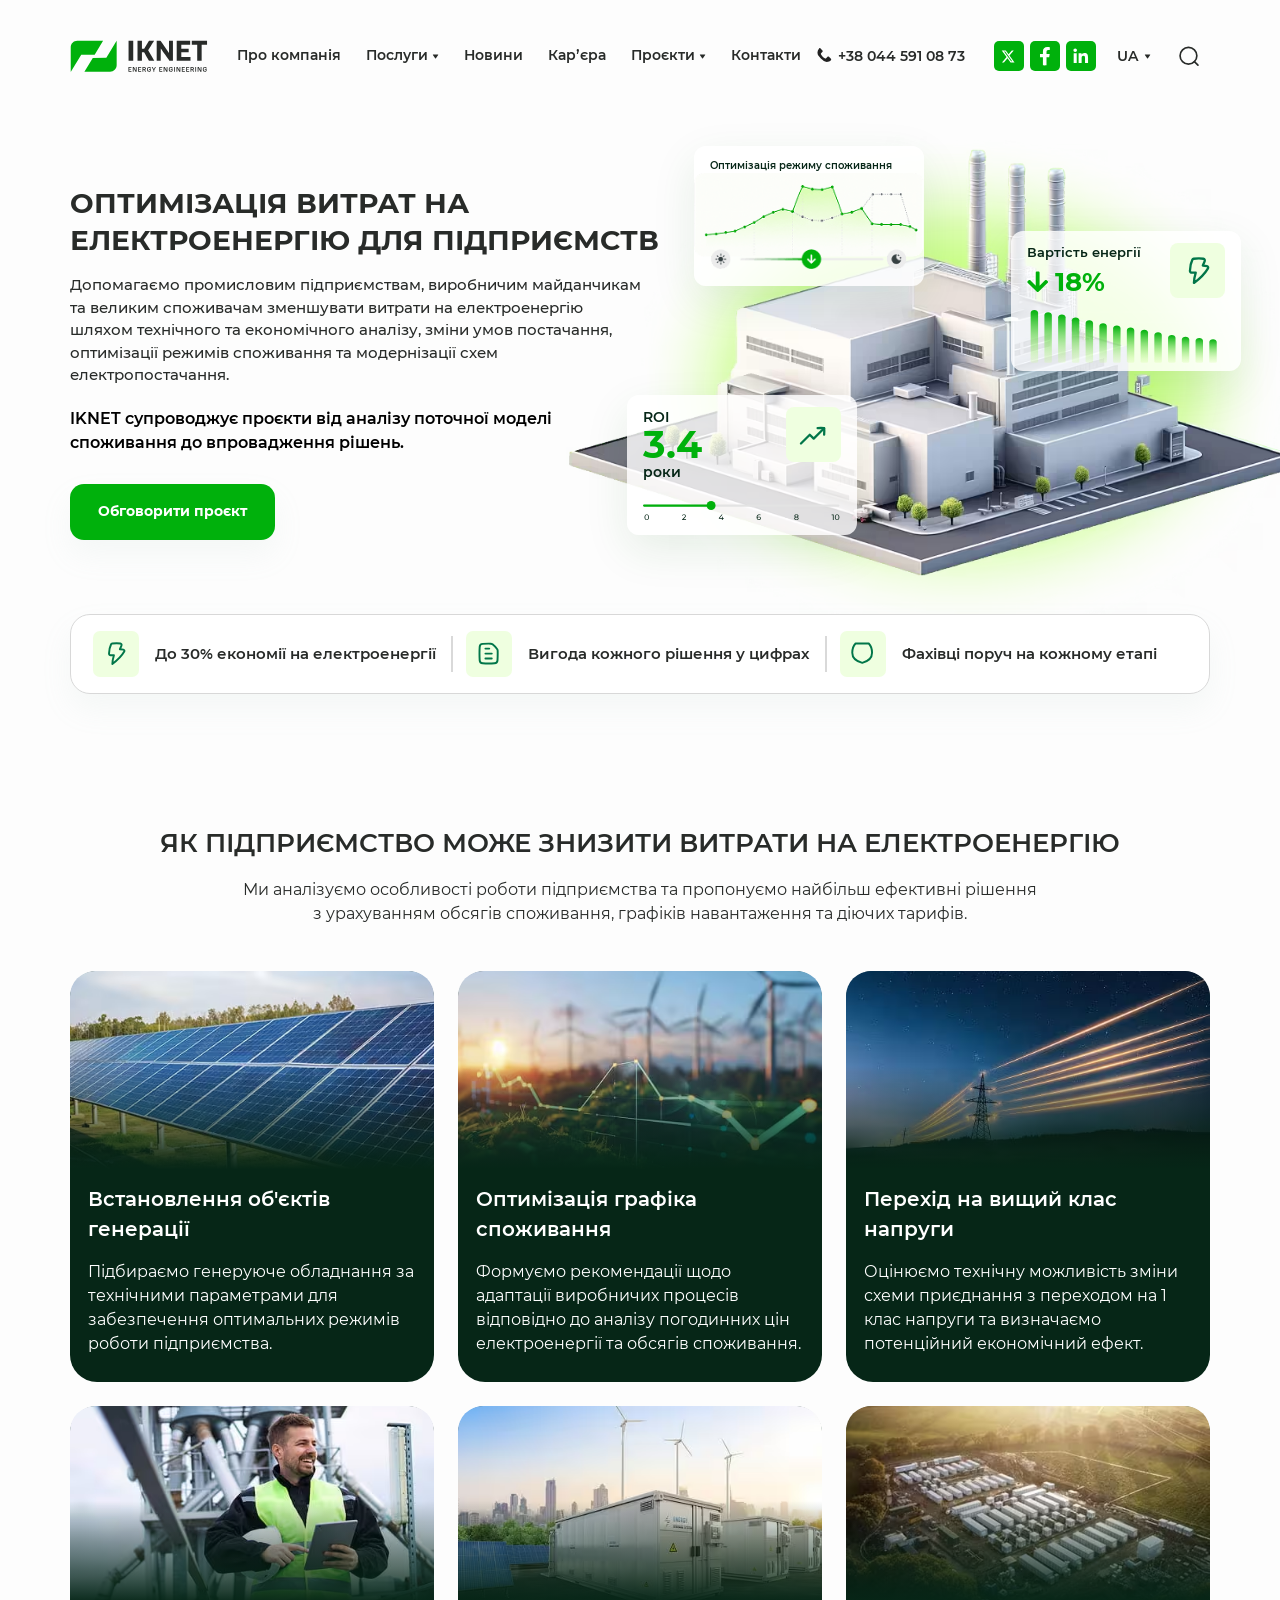
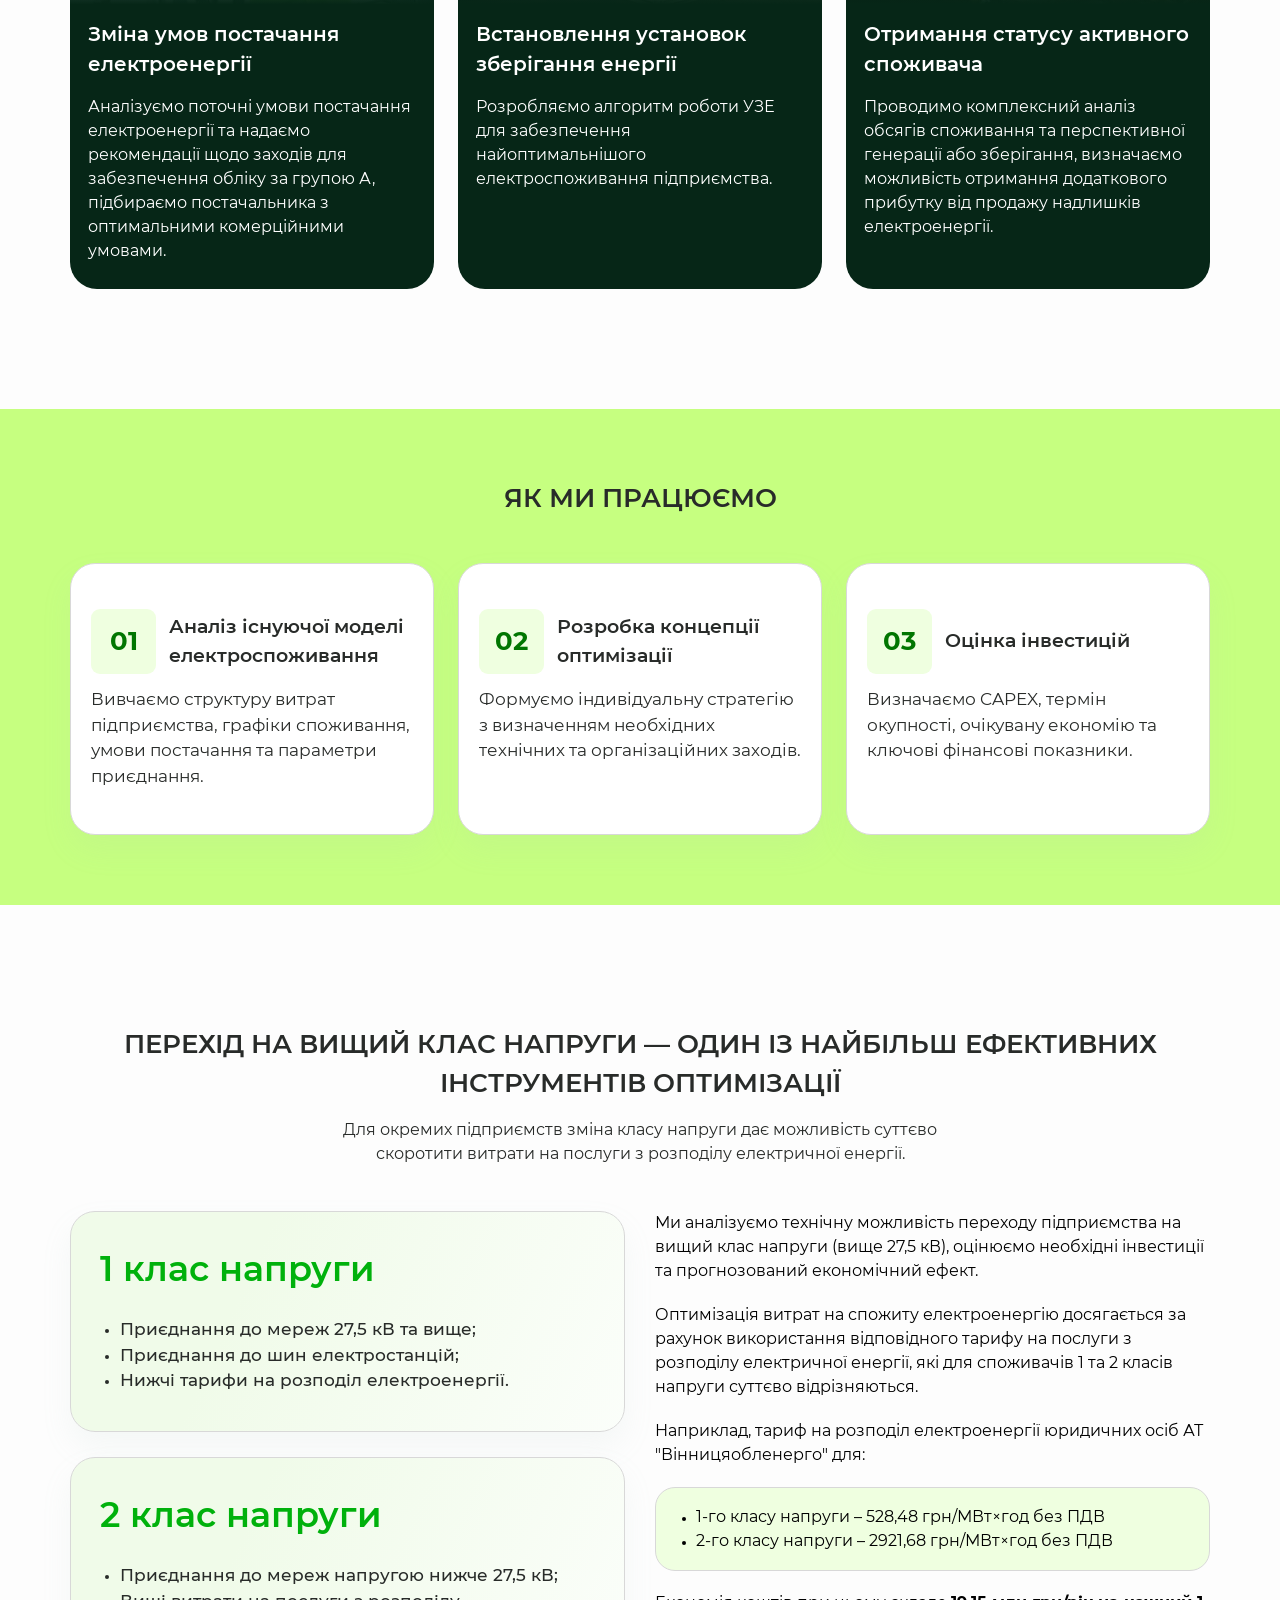
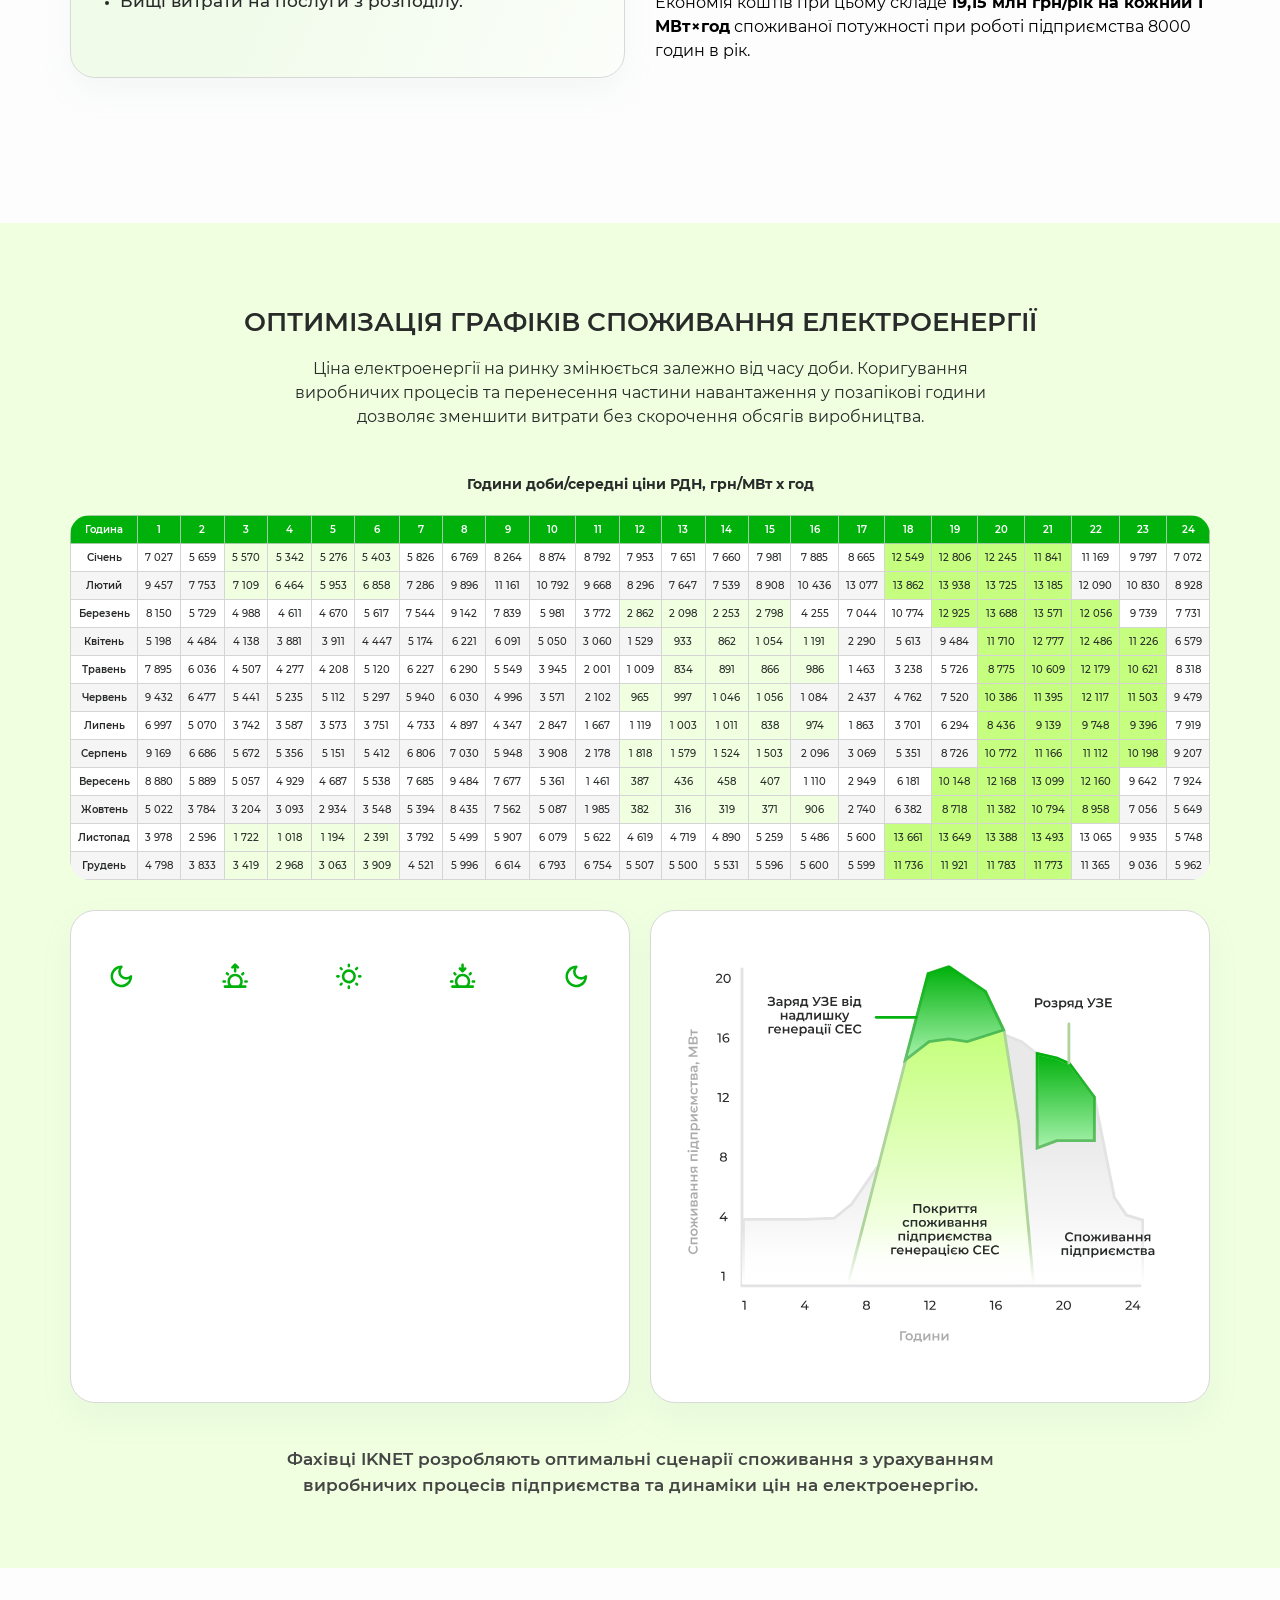
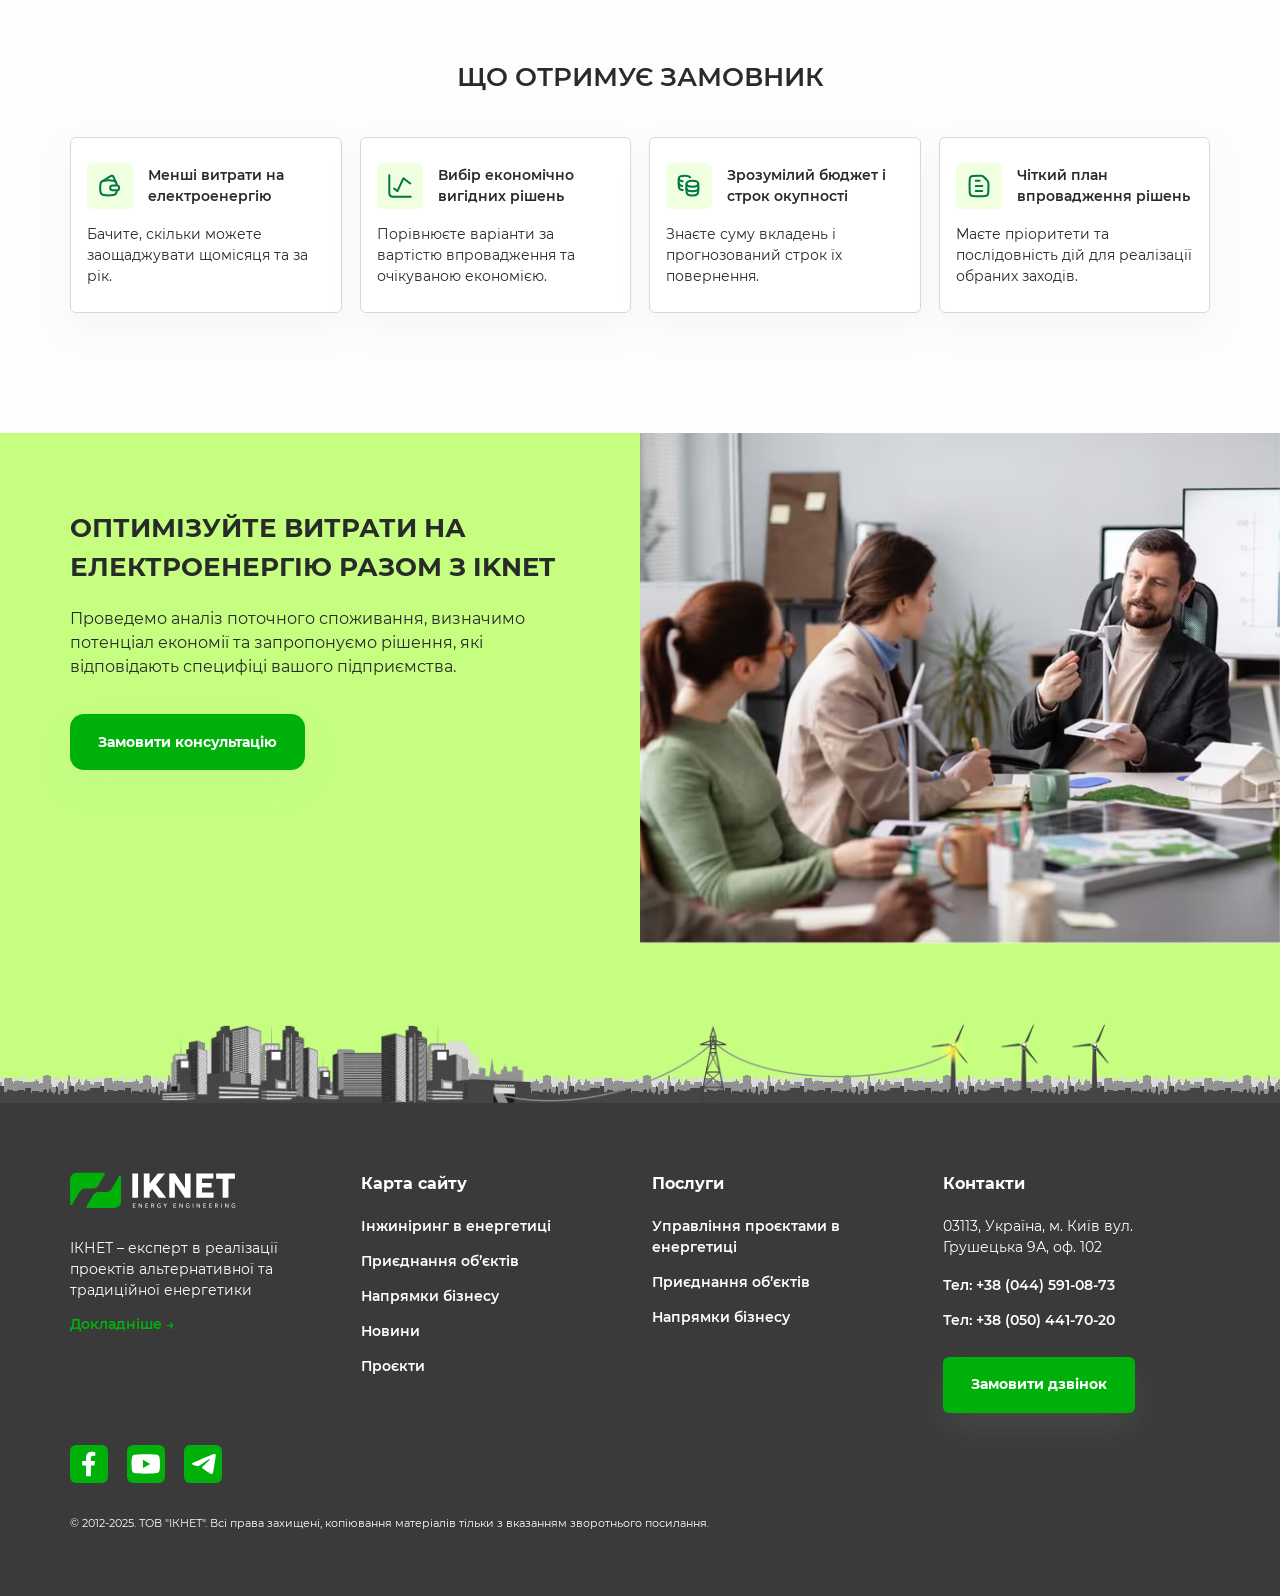
<file: optimizing-electricity.html>
<!DOCTYPE html>
<!--[if lt IE 7]><html lang="ru" class="lt-ie9 lt-ie8 lt-ie7"><![endif]-->
<!--[if IE 7]><html lang="ru" class="lt-ie9 lt-ie8"><![endif]-->
<!--[if IE 8]><html lang="ru" class="lt-ie9"><![endif]-->
<!--[if gt IE 8]><!-->
<html lang="ru">
<!--<![endif]-->
<head>
	<meta charset="utf-8" />
	<title>Установки зберігання енергії</title>
	<meta http-equiv="X-UA-Compatible" content="IE=edge" />
	<meta name="viewport" content="width=device-width, initial-scale=1, maximum-scale=1">
	<meta name="format-detection" content="telephone=no" />
	<link rel="shortcut icon" href="favicon.png" />
	<link rel="stylesheet" href="libs/slick-1.5.9/slick/slick.min.css" />
	<link rel="stylesheet" href="css/fonts.css?ver=1.25" />
	<link rel="stylesheet" href="css/main.css?ver=1.25" />
	<link rel="stylesheet" href="css/media.css?ver=1.25" />
</head>
<body>

	<div class="wrapper">
 
		<header class="header default"> 
			<div class="container">
				<div class="header__wrapper fadeInDown wow" data-wow-iteration="1" data-wow-delay="0.3s" data-wow-duration="1.3s">
					<a href="#" class="logo"> 
						<img src="img/logo2.svg" alt="IKNET — інжинірингова компанія з досвідом понад 14 років у складних енергетичних проєктах.">
					</a>
					<nav class="menu">
						<ul class="menu__list">
							<li><a href="#">Про компанія</a></li>
							<li class="menu__haschild">
								<a href="#">Послуги</a>
								<div class="menu__arrow"></div>
								<ul>
									<li><a href="#">Инжиниринг в энергетике</a></li>
									<li><a href="#">Присоединение объектов</a></li>
									<li><a href="#">Направления бизнеса</a></li>
									<li><a href="#">Подарки энергетикам</a></li>
								</ul>
							</li>
							<li><a href="#">Новини</a></li>
							<li><a href="#">Карʼєра</a></li>
							<li class="menu__haschild">
								<a href="#">Проєкти</a>
								<div class="menu__arrow"></div>
								<ul>
									<li><a href="#">Проекты Компании</a></li>
									<li><a href="#">Проекты на продажу</a></li>
								</ul>
							</li>
							<li><a href="#">Контакти</a></li>
						</ul>
					</nav>
					<a href="tel:+380445910873" class="phone-main"><img src="img/phone.svg" alt="alt"><span class="hidden-mob">+38 044 591 08 73</span></a>
					<div class="header__right">
						<ul class="socials-main socials-main--page">
							<li><a href="#" target="_blank"><img src="img/ic_tw.svg" alt="x"></a></li>
							<li><a href="#" target="_blank"><img src="img/ic_fb.svg" alt="facebook"></a></li>
							<li><a href="#" target="_blank"><img src="img/ic_lk.svg" alt="linkedin"></a></li>
						</ul>
						<div class="dropdown-main">
							<div class="dropdown-main__value">
								<a href="#">UA</a>
								<div class="dropdown-main__arrow"></div>
							</div>
							<div class="dropdown-main__dropdown">
								<ul>
									<li><a href="#">EN</a></li>
									<li><a href="#">RU</a></li>
								</ul>
							</div>
						</div>
						<div class="search-wrap">
							<div class="open-search"></div>
							<div class="header__search">
								<form>
									<input type="text" placeholder="Пошук" required>
								</form>
							</div>
						</div>
					</div>
					<div class="sandwich">
						<div class="sw-topper"></div>
						<div class="sw-bottom"></div>
						<div class="sw-footer"></div>
					</div>
				</div>
			</div>
			<div class="menu-mobile">
				<div class="header__search">
					<form>
						<input type="text" placeholder="Пошук" required>
					</form>
				</div>
				<nav class="menu">
					<ul class="menu__list">
						<li><a href="#">Про компанія</a></li>
						<li class="menu__haschild">
							<a href="#">Послуги</a>
							<div class="menu__arrow"></div>
							<ul>
								<li><a href="#">Инжиниринг в энергетике</a></li>
								<li><a href="#">Присоединение объектов</a></li>
								<li><a href="#">Направления бизнеса</a></li>
								<li><a href="#">Подарки энергетикам</a></li>
							</ul>
						</li>
						<li><a href="#">Новини</a></li>
						<li><a href="#">Карʼєра</a></li>
						<li class="menu__haschild">
							<a href="#">Проєкти</a>
							<div class="menu__arrow"></div>
							<ul>
								<li><a href="#">Проекты Компании</a></li>
								<li><a href="#">Проекты на продажу</a></li>
							</ul>
						</li>
						<li><a href="#">Контакти</a></li>
					</ul>
				</nav>
				<div class="menu-mobile__bottom">
					<div class="dropdown-main">
						<div class="dropdown-main__value">
							<a href="tel:+380445910873">+380445910873</a>
							<div class="dropdown-main__arrow"></div>
						</div>
						<div class="dropdown-main__dropdown">
							<ul>
								<li><a href="tel:+380504417020">+38 050 441-70-20</a></li>
							</ul>
						</div>
					</div>
					<div class="dropdown-main">
						<div class="dropdown-main__value">
							<a href="#">UA</a>
							<div class="dropdown-main__arrow"></div>
						</div>
						<div class="dropdown-main__dropdown">
							<ul>
								<li><a href="#">EN</a></li>
								<li><a href="#">RU</a></li>
							</ul>
						</div>
					</div>
					<ul class="socials-main socials-main--page">
						<li><a href="#" target="_blank"><img src="img/ic_tw.svg" alt="x"></a></li>
						<li><a href="#" target="_blank"><img src="img/ic_fb.svg" alt="facebook"></a></li>
						<li><a href="#" target="_blank"><img src="img/ic_lk.svg" alt="linkedin"></a></li>
					</ul>
				</div>
			</div>
			<div class="menu-overlay"></div>
		</header>

		<section class="hero-optimizing">
			<div class="container">
				<div class="hero-optimizing__wrapper">
					<div class="hero-optimizing__content">
						<h1 class="hero-optimizing__title fadeInUp wow" data-wow-iteration="1" data-wow-delay="0.3s" data-wow-duration="1.5s">Оптимізація витрат на електроенергію для підприємств</h1>
						<div class="hero-optimizing__text hidden-mob fadeInUp wow" data-wow-iteration="1" data-wow-delay="0.5s" data-wow-duration="1.5s">
							<p>Допомагаємо промисловим підприємствам, виробничим майданчикам та великим споживачам зменшувати витрати на електроенергію шляхом технічного та економічного аналізу, зміни умов постачання, оптимізації режимів споживання та модернізації схем електропостачання.</p>
						</div>
						<div class="hero-optimizing__descr hidden-mob fadeInUp wow" data-wow-iteration="1" data-wow-delay="0.7s" data-wow-duration="1.5s">IKNET супроводжує проєкти від аналізу поточної моделі споживання до впровадження рішень.</div>
						<a href="#" class="btn-main hidden-mob fadeInUp wow" data-wow-iteration="1" data-wow-delay="0.7s" data-wow-duration="1.5s">Обговорити проєкт</a>
					</div>
					<div class="hero-optimizing__picture">
						<div class="hero-optimizing__image">
							<picture>
								<source srcset="img/hero_optimizing.avif" type="image/avif">
								<source srcset="img/hero_optimizing.webp" type="image/webp">
								<img src="img/hero_optimizing.jpg" alt="IKNET — інжинірингова компанія з досвідом понад 14 років у складних енергетичних проєктах." width="1027" height="684" loading="lazy" decoding="async">
							</picture>
							<div class="item-optimizing item-optimizing--1 fadeInUp wow" data-wow-iteration="1" data-wow-delay="0.3s" data-wow-duration="1.5s">
								<div class="item-optimizing__title">Оптимізація режиму споживання</div>
								<div class="item-optimizing__image">
									<img src="img/item_optimizing1.png" alt="Оптимізація режиму споживання">
								</div>
							</div>
							<div class="item-optimizing item-optimizing--2 fadeInUp wow" data-wow-iteration="1" data-wow-delay="0.5s" data-wow-duration="1.5s">
								<div class="item-optimizing__head">
									<div class="item-optimizing__info">
										<div class="item-optimizing__title">Вартість енергії</div>
										<div class="item-optimizing__value">
											<img src="img/arrow_optimizing.svg" alt="Вартість енергії">
											18%
										</div>
									</div>
									<div class="item-optimizing__icon">
										<img src="img/ic_optimizing1.svg" alt="Вартість енергії">
									</div>
								</div>
								<div class="item-optimizing__image">
									<img src="img/item_optimizing2.svg" alt="Вартість енергії">
								</div>
							</div>
							<div class="item-optimizing item-optimizing--3 fadeInUp wow" data-wow-iteration="1" data-wow-delay="0.7s" data-wow-duration="1.5s">
								<div class="item-optimizing__head">
									<div class="item-optimizing__info">
										<div class="item-optimizing__title">ROI</div>
										<div class="item-optimizing__value">3.4</div>
										<div class="item-optimizing__title">роки</div>
									</div>
									<div class="item-optimizing__icon">
										<img src="img/ic_optimizing2.svg" alt="ROI">
									</div>
								</div>
								<div class="item-optimizing__image">
									<img src="img/item_optimizing3.svg" alt="ROI">
								</div>
							</div>
						</div>
					</div>
				</div>
				<div class="show-mob">
					<a href="#" class="btn-main fadeInUp wow" data-wow-iteration="1" data-wow-delay="0.7s" data-wow-duration="1.5s">Обговорити проєкт</a>
					<div class="hero-optimizing__text fadeInUp wow" data-wow-iteration="1" data-wow-delay="0.5s" data-wow-duration="1.5s">
						<p>Допомагаємо промисловим підприємствам, виробничим майданчикам та великим споживачам зменшувати витрати на електроенергію шляхом технічного та економічного аналізу, зміни умов постачання, оптимізації режимів споживання та модернізації схем електропостачання.</p>
					</div>
					<div class="hero-optimizing__descr fadeInUp wow" data-wow-iteration="1" data-wow-delay="0.7s" data-wow-duration="1.5s">IKNET супроводжує проєкти від аналізу поточної моделі споживання до впровадження рішень.</div>
				</div>
				<div class="hero-optimizing__bottom fadeInUp wow" data-wow-iteration="1" data-wow-delay="0.3s" data-wow-duration="1.5s">
					<div class="unit-optimizing">
						<div class="unit-optimizing__icon">
							<img src="img/unit_optimizing1.svg" alt="До 30% економії на електроенергії">
						</div>
						<p>До 30% економії на електроенергії</p>
					</div>
					<div class="unit-optimizing">
						<div class="unit-optimizing__icon">
							<img src="img/unit_optimizing2.svg" alt="Вигода кожного рішення у цифрах">
						</div>
						<p>Вигода кожного рішення у цифрах</p>
					</div>
					<div class="unit-optimizing">
						<div class="unit-optimizing__icon">
							<img src="img/unit_optimizing3.svg" alt="Фахівці поруч на кожному етапі">
						</div>
						<p>Фахівці поруч на кожному етапі</p>
					</div>
				</div>
			</div>
		</section>

		<section class="reduction-consumption">
			<div class="container">
				<div class="head-section fadeInUp wow" data-wow-iteration="1" data-wow-delay="0.3s" data-wow-duration="1.3s">
					<h2 class="title-section">Як підприємство може знизити витрати на електроенергію</h2>
					<div class="descr-section">Ми аналізуємо особливості роботи підприємства та пропонуємо найбільш ефективні рішення з урахуванням обсягів споживання, графіків навантаження та діючих тарифів.</div>
				</div>
				<div class="grid-main">
					<div class="item-info fadeInUp wow" data-wow-iteration="1" data-wow-delay="0.3s" data-wow-duration="1.5s">
						<div class="item-info__image">
							<picture>
								<source srcset="img/item_reduction1.avif" type="image/avif">
								<source srcset="img/item_reduction1.webp" type="image/webp">
								<img src="img/item_reduction1.jpg" alt="Встановлення об'єктів генерації" width="463" height="259" loading="lazy" decoding="async">
							</picture>
						</div>
						<div class="item-info__content">
							<div class="item-info__title">Встановлення об'єктів генерації</div>
							<p>Підбираємо генеруюче обладнання за технічними параметрами для забезпечення оптимальних режимів роботи підприємства.</p>
						</div>
					</div>
					<div class="item-info fadeInUp wow" data-wow-iteration="1" data-wow-delay="0.5s" data-wow-duration="1.5s">
						<div class="item-info__image">
							<picture>
								<source srcset="img/item_reduction2.avif" type="image/avif">
								<source srcset="img/item_reduction2.webp" type="image/webp">
								<img src="img/item_reduction2.jpg" alt="Оптимізація графіка споживання" width="463" height="259" loading="lazy" decoding="async">
							</picture>
						</div>
						<div class="item-info__content">
							<div class="item-info__title">Оптимізація графіка споживання</div>
							<p>Формуємо рекомендації щодо адаптації виробничих процесів  відповідно до аналізу погодинних цін електроенергії та обсягів споживання.</p>
						</div>
					</div>
					<div class="item-info fadeInUp wow" data-wow-iteration="1" data-wow-delay="0.7s" data-wow-duration="1.5s">
						<div class="item-info__image">
							<picture>
								<source srcset="img/item_reduction3.avif" type="image/avif">
								<source srcset="img/item_reduction3.webp" type="image/webp">
								<img src="img/item_reduction3.jpg" alt="Перехід на вищий клас напруги" width="463" height="259" loading="lazy" decoding="async">
							</picture>
						</div>
						<div class="item-info__content">
							<div class="item-info__title">Перехід на вищий клас напруги</div>
							<p>Оцінюємо технічну можливість зміни схеми приєднання з переходом на 1 клас напруги та визначаємо потенційний економічний ефект.</p>
						</div>
					</div>
					<div class="item-info fadeInUp wow" data-wow-iteration="1" data-wow-delay="0.7s" data-wow-duration="1.5s">
						<div class="item-info__image">
							<picture>
								<source srcset="img/item_reduction4.avif" type="image/avif">
								<source srcset="img/item_reduction4.webp" type="image/webp">
								<img src="img/item_reduction4.jpg" alt="Зміна умов постачання електроенергії" width="463" height="259" loading="lazy" decoding="async">
							</picture>
						</div>
						<div class="item-info__content">
							<div class="item-info__title">Зміна умов постачання електроенергії</div>
							<p>Аналізуємо поточні умови постачання електроенергії та надаємо рекомендації щодо заходів для забезпечення обліку за групою А, підбираємо постачальника з оптимальними комерційними умовами.</p>
						</div>
					</div>
					<div class="item-info fadeInUp wow" data-wow-iteration="1" data-wow-delay="0.9s" data-wow-duration="1.5s">
						<div class="item-info__image">
							<picture>
								<source srcset="img/item_reduction5.avif" type="image/avif">
								<source srcset="img/item_reduction5.webp" type="image/webp">
								<img src="img/item_reduction5.jpg" alt="Встановлення установок зберігання енергії" width="463" height="259" loading="lazy" decoding="async">
							</picture>
						</div>
						<div class="item-info__content">
							<div class="item-info__title">Встановлення установок зберігання енергії</div>
							<p>Розробляємо алгоритм роботи УЗЕ для забезпечення найоптимальнішого електроспоживання підприємства.</p>
						</div>
					</div>
					<div class="item-info fadeInUp wow" data-wow-iteration="1" data-wow-delay="1s" data-wow-duration="1.5s">
						<div class="item-info__image">
							<picture>
								<source srcset="img/item_reduction6.avif" type="image/avif">
								<source srcset="img/item_reduction6.webp" type="image/webp">
								<img src="img/item_reduction6.jpg" alt="Отримання статусу активного споживача" width="463" height="259" loading="lazy" decoding="async">
							</picture>
						</div>
						<div class="item-info__content">
							<div class="item-info__title">Отримання статусу активного споживача</div>
							<p>Проводимо комплексний аналіз обсягів споживання та перспективної генерації або зберігання, визначаємо можливість отримання додаткового прибутку від продажу надлишків електроенергії.</p>
						</div>
					</div>
				</div>
			</div>
		</section>

		<section class="how-we-work">
			<div class="container">
				<div class="head-section fadeInUp wow" data-wow-iteration="1" data-wow-delay="0.3s" data-wow-duration="1.3s">
					<h2 class="title-section">Як ми працюємо</h2>
				</div>
				<div class="grid-main">
					<div class="item-cycle fadeInUp wow" data-wow-iteration="1" data-wow-delay="0.3s" data-wow-duration="1.3s">
						<div class="item-cycle__head">
							<div class="item-cycle__count">01</div>
							<div class="item-cycle__title">Аналіз існуючої моделі електроспоживання</div>
						</div>
						<p>Вивчаємо структуру витрат підприємства, графіки споживання, умови постачання та параметри приєднання.</p>
					</div>
					<div class="item-cycle fadeInUp wow" data-wow-iteration="1" data-wow-delay="0.5s" data-wow-duration="1.3s">
						<div class="item-cycle__head">
							<div class="item-cycle__count">02</div>
							<div class="item-cycle__title">Розробка концепції оптимізації</div>
						</div>
						<p>Формуємо індивідуальну стратегію з визначенням необхідних технічних та організаційних заходів.</p>
					</div>
					<div class="item-cycle fadeInUp wow" data-wow-iteration="1" data-wow-delay="0.7s" data-wow-duration="1.3s">
						<div class="item-cycle__head">
							<div class="item-cycle__count">03</div>
							<div class="item-cycle__title">Оцінка інвестицій</div>
						</div>
						<p>Визначаємо CAPEX, термін окупності, очікувану економію та ключові фінансові показники.</p>
					</div>
				</div>
			</div>
		</section>

		<section class="voltage-classes">
			<div class="container">
				<div class="head-section fadeInUp wow" data-wow-iteration="1" data-wow-delay="0.3s" data-wow-duration="1.3s">
					<h2 class="title-section">Перехід на вищий клас напруги — один із найбільш ефективних інструментів оптимізації</h2>
					<div class="descr-section">Для окремих підприємств зміна класу напруги дає можливість суттєво скоротити витрати на послуги з розподілу електричної енергії.</div>
				</div>
				<div class="voltage-classes__wrapper">
					<div class="voltage-classes__column">
						<div class="voltage-classes__item fadeInUp wow" data-wow-iteration="1" data-wow-delay="0.3s" data-wow-duration="1.5s">
							<div class="voltage-classes__title">1 клас напруги</div>
							<ul>
								<li>Приєднання до мереж 27,5 кВ та вище;</li>
								<li>Приєднання до шин електростанцій;</li>
								<li>Нижчі тарифи на розподіл електроенергії.</li>
							</ul>
						</div>
						<div class="voltage-classes__item fadeInUp wow" data-wow-iteration="1" data-wow-delay="0.5s" data-wow-duration="1.5s">
							<div class="voltage-classes__title">2 клас напруги</div>
							<ul>
								<li>Приєднання до мереж напругою нижче 27,5 кВ;</li>
								<li>Вищі витрати на послуги з розподілу.</li>
							</ul>
						</div>
					</div>
					<div class="voltage-classes__column">
						<div class="voltage-classes__info fadeInUp wow" data-wow-iteration="1" data-wow-delay="0.3s" data-wow-duration="1.5s">
							<p>Ми аналізуємо технічну можливість переходу підприємства на вищий клас напруги (вище 27,5 кВ), оцінюємо необхідні інвестиції та прогнозований економічний ефект.</p>
							<p>Оптимізація витрат на спожиту електроенергію досягається за рахунок використання відповідного тарифу на послуги з розподілу електричної енергії, які для споживачів 1 та 2 класів напруги суттєво відрізняються.</p>
							<p class="hidden-mob">Наприклад, тариф на розподіл електроенергії юридичних осіб АТ "Вінницяобленерго" для:</p>
							<div class="voltage-classes__details">
								<p class="show-mob">Наприклад, тариф на розподіл електроенергії юридичних осіб АТ "Вінницяобленерго" для:</p>
								<ul>
									<li>1-го класу напруги – 528,48 грн/МВт×год без ПДВ</li>
									<li>2-го класу напруги – 2921,68 грн/МВт×год без ПДВ</li>
								</ul>
							</div>
							<p>Економія коштів при цьому складе <strong>19,15 млн грн/рік на кожний 1 МВт×год</strong> споживаної потужності при роботі підприємства 8000 годин в рік.</p>
						</div>
					</div>
				</div>
			</div>
		</section>

		<section class="optimizing-graphics">
			<div class="container">
				<div class="head-section fadeInUp wow" data-wow-iteration="1" data-wow-delay="0.3s" data-wow-duration="1.3s">
					<h2 class="title-section">Оптимізація графіків споживання електроенергії</h2>
					<div class="descr-section">Ціна електроенергії на ринку змінюється залежно від часу доби. Коригування виробничих процесів та перенесення частини навантаження у позапікові години дозволяє зменшити витрати без скорочення обсягів виробництва.</div>
				</div>
				<div class="title-table fadeInUp wow" data-wow-iteration="1" data-wow-delay="0.3s" data-wow-duration="1.3s">Години доби/середні ціни РДН, грн/МВт х год</div>
				<div class="table-graphics fadeInUp wow" data-wow-iteration="1" data-wow-delay="0.3s" data-wow-duration="1.5s">
					<table>
						<thead>
							<tr>
								<th>Година</th>
								<th>1</th>
								<th>2</th>
								<th>3</th>
								<th>4</th>
								<th>5</th>
								<th>6</th>
								<th>7</th>
								<th>8</th>
								<th>9</th>
								<th>10</th>
								<th>11</th>
								<th>12</th>
								<th>13</th>
								<th>14</th>
								<th>15</th>
								<th>16</th>
								<th>17</th>
								<th>18</th>
								<th>19</th>
								<th>20</th>
								<th>21</th>
								<th>22</th>
								<th>23</th>
								<th>24</th>
							</tr>
						</thead>
						<tbody>
							<tr>
								<th>Січень</th>
								<td>7 027</td>
								<td>5 659</td>
								<td class="td-light">5 570</td>
								<td class="td-light">5 342</td>
								<td class="td-light">5 276</td>
								<td class="td-light">5 403</td>
								<td>5 826</td>
								<td>6 769</td>
								<td>8 264</td>
								<td>8 874</td>
								<td>8 792</td>
								<td>7 953</td>
								<td>7 651</td>
								<td>7 660</td>
								<td>7 981</td>
								<td>7 885</td>
								<td>8 665</td>
								<td class="td-accent">12 549</td>
								<td class="td-accent">12 806</td>
								<td class="td-accent">12 245</td>
								<td class="td-accent">11 841</td>
								<td>11 169</td>
								<td>9 797</td>
								<td>7 072</td>
							</tr>
							<tr>
								<th>Лютий</th>
								<td>9 457</td>
								<td>7 753</td>
								<td class="td-light">7 109</td>
								<td class="td-light">6 464</td>
								<td class="td-light">5 953</td>
								<td class="td-light">6 858</td>
								<td>7 286</td>
								<td>9 896</td>
								<td>11 161</td>
								<td>10 792</td>
								<td>9 668</td>
								<td>8 296</td>
								<td>7 647</td>
								<td>7 539</td>
								<td>8 908</td>
								<td>10 436</td>
								<td>13 077</td>
								<td class="td-accent">13 862</td>
								<td class="td-accent">13 938</td>
								<td class="td-accent">13 725</td>
								<td class="td-accent">13 185</td>
								<td>12 090</td>
								<td>10 830</td>
								<td>8 928</td>
							</tr>
							<tr>
								<th>Березень</th>
								<td>8 150</td>
								<td>5 729</td>
								<td>4 988</td>
								<td>4 611</td>
								<td>4 670</td>
								<td>5 617</td>
								<td>7 544</td>
								<td>9 142</td>
								<td>7 839</td>
								<td>5 981</td>
								<td>3 772</td>
								<td class="td-light">2 862</td>
								<td class="td-light">2 098</td>
								<td class="td-light">2 253</td>
								<td class="td-light">2 798</td>
								<td>4 255</td>
								<td>7 044</td>
								<td>10 774</td>
								<td class="td-accent">12 925</td>
								<td class="td-accent">13 688</td>
								<td class="td-accent">13 571</td>
								<td class="td-accent">12 056</td>
								<td>9 739</td>
								<td>7 731</td>
							</tr>
							<tr>
								<th>Квітень</th>
								<td>5 198</td>
								<td>4 484</td>
								<td>4 138</td>
								<td>3 881</td>
								<td>3 911</td>
								<td>4 447</td>
								<td>5 174</td>
								<td>6 221</td>
								<td>6 091</td>
								<td>5 050</td>
								<td>3 060</td>
								<td>1 529</td>
								<td class="td-light">933</td>
								<td class="td-light">862</td>
								<td class="td-light">1 054</td>
								<td class="td-light">1 191</td>
								<td>2 290</td>
								<td>5 613</td>
								<td>9 484</td>
								<td class="td-accent">11 710</td>
								<td class="td-accent">12 777</td>
								<td class="td-accent">12 486</td>
								<td class="td-accent">11 226</td>
								<td>6 579</td>
							</tr>
							<tr>
								<th>Травень</th>
								<td>7 895</td>
								<td>6 036</td>
								<td>4 507</td>
								<td>4 277</td>
								<td>4 208</td>
								<td>5 120</td>
								<td>6 227</td>
								<td>6 290</td>
								<td>5 549</td>
								<td>3 945</td>
								<td>2 001</td>
								<td>1 009</td>
								<td class="td-light">834</td>
								<td class="td-light">891</td>
								<td class="td-light">866</td>
								<td class="td-light">986</td>
								<td>1 463</td>
								<td>3 238</td>
								<td>5 726</td>
								<td class="td-accent">8 775</td>
								<td class="td-accent">10 609</td>
								<td class="td-accent">12 179</td>
								<td class="td-accent">10 621</td>
								<td>8 318</td>
							</tr>
							<tr>
								<th>Червень</th>
								<td>9 432</td>
								<td>6 477</td>
								<td>5 441</td>
								<td>5 235</td>
								<td>5 112</td>
								<td>5 297</td>
								<td>5 940</td>
								<td>6 030</td>
								<td>4 996</td>
								<td>3 571</td>
								<td>2 102</td>
								<td class="td-light">965</td>
								<td class="td-light">997</td>
								<td class="td-light">1 046</td>
								<td class="td-light">1 056</td>
								<td>1 084</td>
								<td>2 437</td>
								<td>4 762</td>
								<td>7 520</td>
								<td class="td-accent">10 386</td>
								<td class="td-accent">11 395</td>
								<td class="td-accent">12 117</td>
								<td class="td-accent">11 503</td>
								<td>9 479</td>
							</tr>
							<tr>
								<th>Липень</th>
								<td>6 997</td>
								<td>5 070</td>
								<td>3 742</td>
								<td>3 587</td>
								<td>3 573</td>
								<td>3 751</td>
								<td>4 733</td>
								<td>4 897</td>
								<td>4 347</td>
								<td>2 847</td>
								<td>1 667</td>
								<td>1 119</td>
								<td class="td-light">1 003</td>
								<td class="td-light">1 011</td>
								<td class="td-light">838</td>
								<td class="td-light">974</td>
								<td>1 863</td>
								<td>3 701</td>
								<td>6 294</td>
								<td class="td-accent">8 436</td>
								<td class="td-accent">9 139</td>
								<td class="td-accent">9 748</td>
								<td class="td-accent">9 396</td>
								<td>7 919</td>
							</tr>
							<tr>
								<th>Серпень</th>
								<td>9 169</td>
								<td>6 686</td>
								<td>5 672</td>
								<td>5 356</td>
								<td>5 151</td>
								<td>5 412</td>
								<td>6 806</td>
								<td>7 030</td>
								<td>5 948</td>
								<td>3 908</td>
								<td>2 178</td>
								<td class="td-light">1 818</td>
								<td class="td-light">1 579</td>
								<td class="td-light">1 524</td>
								<td class="td-light">1 503</td>
								<td>2 096</td>
								<td>3 069</td>
								<td>5 351</td>
								<td>8 726</td>
								<td class="td-accent">10 772</td>
								<td class="td-accent">11 166</td>
								<td class="td-accent">11 112</td>
								<td class="td-accent">10 198</td>
								<td>9 207</td>
							</tr>
							<tr>
								<th>Вересень</th>
								<td>8 880</td>
								<td>5 889</td>
								<td>5 057</td>
								<td>4 929</td>
								<td>4 687</td>
								<td>5 538</td>
								<td>7 685</td>
								<td>9 484</td>
								<td>7 677</td>
								<td>5 361</td>
								<td>1 461</td>
								<td class="td-light">387</td>
								<td class="td-light">436</td>
								<td class="td-light">458</td>
								<td class="td-light">407</td>
								<td>1 110</td>
								<td>2 949</td>
								<td>6 181</td>
								<td class="td-accent">10 148</td>
								<td class="td-accent">12 168</td>
								<td class="td-accent">13 099</td>
								<td class="td-accent">12 160</td>
								<td>9 642</td>
								<td>7 924</td>
							</tr>
							<tr>
								<th>Жовтень</th>
								<td>5 022</td>
								<td>3 784</td>
								<td>3 204</td>
								<td>3 093</td>
								<td>2 934</td>
								<td>3 548</td>
								<td>5 394</td>
								<td>8 435</td>
								<td>7 562</td>
								<td>5 087</td>
								<td>1 985</td>
								<td class="td-light">382</td>
								<td class="td-light">316</td>
								<td class="td-light">319</td>
								<td class="td-light">371</td>
								<td class="td-light">906</td>
								<td>2 740</td>
								<td>6 382</td>
								<td class="td-accent">8 718</td>
								<td class="td-accent">11 382</td>
								<td class="td-accent">10 794</td>
								<td class="td-accent">8 958</td>
								<td>7 056</td>
								<td>5 649</td>
							</tr>
							<tr>
								<th>Листопад</th>
								<td>3 978</td>
								<td>2 596</td>
								<td class="td-light">1 722</td>
								<td class="td-light">1 018</td>
								<td class="td-light">1 194</td>
								<td class="td-light">2 391</td>
								<td>3 792</td>
								<td>5 499</td>
								<td>5 907</td>
								<td>6 079</td>
								<td>5 622</td>
								<td>4 619</td>
								<td>4 719</td>
								<td>4 890</td>
								<td>5 259</td>
								<td>5 486</td>
								<td>5 600</td>
								<td class="td-accent">13 661</td>
								<td class="td-accent">13 649</td>
								<td class="td-accent">13 388</td>
								<td class="td-accent">13 493</td>
								<td>13 065</td>
								<td>9 935</td>
								<td>5 748</td>
							</tr>
							<tr>
								<th>Грудень</th>
								<td>4 798</td>
								<td>3 833</td>
								<td class="td-light">3 419</td>
								<td class="td-light">2 968</td>
								<td class="td-light">3 063</td>
								<td class="td-light">3 909</td>
								<td>4 521</td>
								<td>5 996</td>
								<td>6 614</td>
								<td>6 793</td>
								<td>6 754</td>
								<td>5 507</td>
								<td>5 500</td>
								<td>5 531</td>
								<td>5 596</td>
								<td>5 600</td>
								<td>5 599</td>
								<td class="td-accent">11 736</td>
								<td class="td-accent">11 921</td>
								<td class="td-accent">11 783</td>
								<td class="td-accent">11 773</td>
								<td>11 365</td>
								<td>9 036</td>
								<td>5 962</td>
							</tr>
						</tbody>
					</table>
				</div>
				<div class="optimizing-graphics__wrapper">
					<div class="box-graphics">
						<div class="box-graphics__scale">
							<svg width="635" height="162" viewBox="0 0 635 162" fill="none" xmlns="http://www.w3.org/2000/svg">
								<path class="item-animation" d="M32.5 20C32.5 22.4723 31.7669 24.889 30.3934 26.9446C29.0198 29.0002 27.0676 30.6024 24.7835 31.5485C22.4995 32.4946 19.9861 32.7421 17.5614 32.2598C15.1366 31.7775 12.9093 30.587 11.1612 28.8388C9.41301 27.0907 8.2225 24.8634 7.74019 22.4386C7.25787 20.0139 7.50542 17.5005 8.45151 15.2165C9.39761 12.9324 10.9998 10.9801 13.0554 9.60663C15.111 8.23311 17.5277 7.5 20 7.5C18.3424 9.1576 17.4112 11.4058 17.4112 13.75C17.4112 16.0942 18.3424 18.3424 20 20C21.6576 21.6576 23.9058 22.5888 26.25 22.5888C28.5942 22.5888 30.8424 21.6576 32.5 20Z" stroke-width="3.33333" stroke-linecap="round" stroke-linejoin="round" stroke="#00B10C"/>
								<path class="item-animation" d="M154.667 31.6661C154.225 31.6661 153.801 31.8417 153.489 32.1542C153.176 32.4668 153.001 32.8907 153.001 33.3327C153.001 33.7748 153.176 34.1987 153.489 34.5113C153.801 34.8238 154.225 34.9994 154.667 34.9994V31.6661ZM181.334 34.9994C181.776 34.9994 182.2 34.8238 182.512 34.5113C182.825 34.1987 183.001 33.7748 183.001 33.3327C183.001 32.8907 182.825 32.4668 182.512 32.1542C182.2 31.8417 181.776 31.6661 181.334 31.6661V34.9994ZM163.287 7.15608C163.128 7.30982 163.001 7.49373 162.914 7.69707C162.826 7.90041 162.78 8.11911 162.779 8.34041C162.777 8.56171 162.819 8.78117 162.903 8.986C162.986 9.19083 163.11 9.37691 163.267 9.5334C163.423 9.68989 163.609 9.81365 163.814 9.89745C164.019 9.98125 164.238 10.0234 164.46 10.0215C164.681 10.0196 164.9 9.97359 165.103 9.88625C165.306 9.7989 165.49 9.67193 165.644 9.51274L164.466 8.33441L163.287 7.15608ZM168.001 4.80108L169.179 3.62274C168.866 3.31029 168.443 3.13477 168.001 3.13477C167.559 3.13477 167.135 3.31029 166.822 3.62274L168.001 4.80108ZM170.357 9.51441C170.511 9.67359 170.695 9.80056 170.898 9.88791C171.102 9.97526 171.32 10.0212 171.542 10.0232C171.763 10.0251 171.982 9.98291 172.187 9.89911C172.392 9.81531 172.578 9.69156 172.735 9.53507C172.891 9.37858 173.015 9.19249 173.099 8.98767C173.182 8.78284 173.225 8.56337 173.223 8.34207C173.221 8.12078 173.175 7.90208 173.087 7.69874C173 7.4954 172.873 7.31149 172.714 7.15774L171.536 8.33441L170.357 9.51441ZM169.667 5.83441C169.667 5.39238 169.492 4.96846 169.179 4.6559C168.867 4.34334 168.443 4.16774 168.001 4.16774C167.559 4.16774 167.135 4.34334 166.822 4.6559C166.51 4.96846 166.334 5.39238 166.334 5.83441H169.667ZM166.334 13.3344C166.334 13.7764 166.51 14.2004 166.822 14.5129C167.135 14.8255 167.559 15.0011 168.001 15.0011C168.443 15.0011 168.867 14.8255 169.179 14.5129C169.492 14.2004 169.667 13.7764 169.667 13.3344H166.334ZM176.251 16.0611C175.947 16.3754 175.779 16.7964 175.783 17.2334C175.787 17.6704 175.962 18.0884 176.271 18.3974C176.58 18.7065 176.998 18.8817 177.435 18.8855C177.872 18.8893 178.293 18.7213 178.607 18.4177L177.429 17.2394L176.251 16.0611ZM179.786 17.2394C180.089 16.9251 180.257 16.5041 180.253 16.0671C180.25 15.6301 180.074 15.2121 179.765 14.903C179.456 14.594 179.038 14.4188 178.601 14.415C178.164 14.4112 177.743 14.5791 177.429 14.8827L178.607 16.0611L179.786 17.2394ZM181.334 24.9994C180.892 24.9994 180.468 25.175 180.155 25.4876C179.843 25.8001 179.667 26.224 179.667 26.6661C179.667 27.1081 179.843 27.532 180.155 27.8446C180.468 28.1571 180.892 28.3327 181.334 28.3327V24.9994ZM183.001 28.3327C183.443 28.3327 183.867 28.1571 184.179 27.8446C184.492 27.532 184.667 27.1081 184.667 26.6661C184.667 26.224 184.492 25.8001 184.179 25.4876C183.867 25.175 183.443 24.9994 183.001 24.9994V28.3327ZM154.667 28.3327C155.109 28.3327 155.533 28.1571 155.846 27.8446C156.158 27.532 156.334 27.1081 156.334 26.6661C156.334 26.224 156.158 25.8001 155.846 25.4876C155.533 25.175 155.109 24.9994 154.667 24.9994V28.3327ZM153.001 24.9994C152.559 24.9994 152.135 25.175 151.822 25.4876C151.51 25.8001 151.334 26.224 151.334 26.6661C151.334 27.1081 151.51 27.532 151.822 27.8446C152.135 28.1571 152.559 28.3327 153.001 28.3327V24.9994ZM157.394 18.4161C157.708 18.7197 158.129 18.8877 158.566 18.8839C159.003 18.8801 159.421 18.7048 159.73 18.3958C160.039 18.0868 160.215 17.6687 160.218 17.2317C160.222 16.7948 160.054 16.3737 159.751 16.0594L158.572 17.2377L157.394 18.4161ZM158.572 14.8827C158.42 14.7198 158.236 14.5893 158.031 14.4989C157.827 14.4084 157.607 14.36 157.384 14.3564C157.16 14.3527 156.939 14.394 156.732 14.4778C156.525 14.5615 156.336 14.686 156.178 14.8439C156.021 15.0017 155.896 15.1897 155.812 15.3967C155.728 15.6037 155.687 15.8254 155.69 16.0487C155.694 16.272 155.742 16.4923 155.832 16.6966C155.922 16.9008 156.053 17.0849 156.216 17.2377L157.394 16.0594L158.572 14.8827ZM154.667 33.3311V34.9977H181.334V31.6644H154.667V33.3311ZM164.466 8.33441L165.644 9.51274L169.179 5.97774L168.001 4.79941L166.822 3.62108L163.287 7.15608L164.466 8.33441ZM168.001 4.80108L166.822 5.97941L170.357 9.51441L171.536 8.33441L172.714 7.15774L169.181 3.62274L168.001 4.80108ZM168.001 5.83441H166.334V13.3344H169.667V5.83441H168.001ZM159.667 26.6677H161.334C161.334 24.8996 162.036 23.2039 163.287 21.9537C164.537 20.7035 166.233 20.0011 168.001 20.0011V16.6677C165.348 16.6677 162.805 17.7213 160.93 19.5967C159.054 21.472 158.001 24.0156 158.001 26.6677H159.667ZM168.001 18.3344V20.0011C169.769 20.0011 171.464 20.7035 172.715 21.9537C173.965 23.2039 174.667 24.8996 174.667 26.6677H178.001C178.001 24.0156 176.947 21.472 175.072 19.5967C173.196 17.7213 170.653 16.6677 168.001 16.6677V18.3344ZM176.334 26.6677H174.667C174.669 27.7029 174.428 28.7241 173.965 29.65C173.502 30.576 172.83 31.381 172.001 32.0011L173.001 33.3344L174.001 34.6677C175.243 33.7363 176.251 32.5284 176.945 31.1399C177.639 29.7513 178.001 28.2202 178.001 26.6677H176.334ZM163.001 33.3344L164.001 32.0011C163.173 31.3801 162.501 30.5749 162.038 29.6492C161.575 28.7235 161.334 27.7027 161.334 26.6677H158.001C158.001 29.9411 159.576 32.8461 162.001 34.6677L163.001 33.3344ZM177.429 17.2394L178.607 18.4177L179.786 17.2394L178.607 16.0611L177.429 14.8827L176.251 16.0611L177.429 17.2394ZM181.334 26.6661V28.3327H183.001V24.9994H181.334V26.6661ZM154.667 26.6661V24.9994H153.001V28.3327H154.667V26.6661ZM158.572 17.2377L159.751 16.0594L158.572 14.8827L157.394 16.0594L156.216 17.2377L157.394 18.4161L158.572 17.2377Z" fill="#00B10C"/>
								<path class="item-animation" d="M305.401 28.334L304.217 29.5173C303.907 29.8296 303.733 30.252 303.733 30.6923C303.733 31.1326 303.907 31.555 304.217 31.8673C304.53 32.1777 304.952 32.352 305.392 32.352C305.833 32.352 306.255 32.1777 306.567 31.8673L307.751 30.684C308.024 30.3651 308.166 29.955 308.15 29.5356C308.134 29.1161 307.96 28.7182 307.663 28.4214C307.366 28.1246 306.969 27.9507 306.549 27.9345C306.13 27.9183 305.719 28.0609 305.401 28.334ZM304.334 20.0007C304.334 19.5586 304.158 19.1347 303.846 18.8221C303.533 18.5096 303.109 18.334 302.667 18.334H301.001C300.559 18.334 300.135 18.5096 299.822 18.8221C299.51 19.1347 299.334 19.5586 299.334 20.0007C299.334 20.4427 299.51 20.8666 299.822 21.1792C300.135 21.4917 300.559 21.6673 301.001 21.6673H302.667C303.109 21.6673 303.533 21.4917 303.846 21.1792C304.158 20.8666 304.334 20.4427 304.334 20.0007ZM316.001 8.33398C316.443 8.33398 316.867 8.15839 317.179 7.84583C317.492 7.53327 317.667 7.10935 317.667 6.66732V5.00065C317.667 4.55862 317.492 4.1347 317.179 3.82214C316.867 3.50958 316.443 3.33398 316.001 3.33398C315.559 3.33398 315.135 3.50958 314.822 3.82214C314.51 4.1347 314.334 4.55862 314.334 5.00065V6.66732C314.334 7.10935 314.51 7.53327 314.822 7.84583C315.135 8.15839 315.559 8.33398 316.001 8.33398ZM305.401 11.7507C305.711 12.0586 306.13 12.2321 306.567 12.234C306.787 12.2353 307.004 12.1932 307.207 12.1103C307.41 12.0273 307.595 11.9051 307.751 11.7507C308.061 11.4384 308.235 11.016 308.235 10.5757C308.235 10.1353 308.061 9.71292 307.751 9.40065L306.567 8.21732C306.248 7.94427 305.838 7.8016 305.419 7.8178C304.999 7.834 304.602 8.00789 304.305 8.30471C304.008 8.60154 303.834 8.99943 303.818 9.4189C303.802 9.83836 303.944 10.2485 304.217 10.5673L305.401 11.7507ZM325.401 12.234C325.838 12.2321 326.257 12.0586 326.567 11.7507L327.751 10.5673C327.925 10.4179 328.067 10.234 328.167 10.0273C328.267 9.82049 328.323 9.59527 328.332 9.36574C328.341 9.13621 328.302 8.90732 328.218 8.69345C328.135 8.47957 328.007 8.28533 327.845 8.1229C327.683 7.96048 327.488 7.83338 327.275 7.74959C327.061 7.6658 326.832 7.62712 326.602 7.63599C326.373 7.64485 326.147 7.70107 325.941 7.80111C325.734 7.90115 325.55 8.04285 325.401 8.21732L324.334 9.40065C324.024 9.71292 323.849 10.1353 323.849 10.5757C323.849 11.016 324.024 11.4384 324.334 11.7507C324.628 12.0429 325.02 12.2152 325.434 12.234H325.401ZM331.001 18.334H329.334C328.892 18.334 328.468 18.5096 328.155 18.8221C327.843 19.1347 327.667 19.5586 327.667 20.0007C327.667 20.4427 327.843 20.8666 328.155 21.1792C328.468 21.4917 328.892 21.6673 329.334 21.6673H331.001C331.443 21.6673 331.867 21.4917 332.179 21.1792C332.492 20.8666 332.667 20.4427 332.667 20.0007C332.667 19.5586 332.492 19.1347 332.179 18.8221C331.867 18.5096 331.443 18.334 331.001 18.334ZM316.001 31.6673C315.559 31.6673 315.135 31.8429 314.822 32.1555C314.51 32.468 314.334 32.892 314.334 33.334V35.0007C314.334 35.4427 314.51 35.8666 314.822 36.1792C315.135 36.4917 315.559 36.6673 316.001 36.6673C316.443 36.6673 316.867 36.4917 317.179 36.1792C317.492 35.8666 317.667 35.4427 317.667 35.0007V33.334C317.667 32.892 317.492 32.468 317.179 32.1555C316.867 31.8429 316.443 31.6673 316.001 31.6673ZM326.601 28.334C326.284 28.1579 325.919 28.0897 325.56 28.1399C325.201 28.19 324.868 28.3558 324.612 28.612C324.356 28.8682 324.19 29.2009 324.14 29.5598C324.09 29.9186 324.158 30.284 324.334 30.6007L325.517 31.784C325.83 32.0944 326.252 32.2686 326.692 32.2686C327.133 32.2686 327.555 32.0944 327.867 31.784C328.178 31.4717 328.352 31.0493 328.352 30.609C328.352 30.1687 328.178 29.7463 327.867 29.434L326.601 28.334ZM316.001 10.834C314.188 10.834 312.415 11.3716 310.908 12.3788C309.4 13.3861 308.226 14.8177 307.532 16.4927C306.838 18.1677 306.656 20.0108 307.01 21.789C307.364 23.5671 308.237 25.2005 309.519 26.4825C310.801 27.7644 312.434 28.6375 314.212 28.9912C315.99 29.3449 317.834 29.1633 319.509 28.4695C321.184 27.7757 322.615 26.6008 323.622 25.0934C324.63 23.5859 325.167 21.8136 325.167 20.0007C325.163 17.5709 324.196 15.2418 322.478 13.5237C320.759 11.8056 318.43 10.8384 316.001 10.834ZM316.001 25.834C314.847 25.834 313.719 25.4919 312.76 24.8509C311.801 24.2099 311.053 23.2989 310.611 22.233C310.17 21.1671 310.054 19.9942 310.279 18.8626C310.504 17.7311 311.06 16.6917 311.876 15.8759C312.692 15.0601 313.731 14.5045 314.863 14.2794C315.994 14.0543 317.167 14.1698 318.233 14.6114C319.299 15.0529 320.21 15.8005 320.851 16.7598C321.492 17.7191 321.834 18.8469 321.834 20.0007C321.834 21.5477 321.219 23.0315 320.125 24.1254C319.031 25.2194 317.548 25.834 316.001 25.834Z" fill="#00B10C"/>
								<path class="item-animation" d="M450.667 31.6675C450.225 31.6675 449.801 31.8431 449.489 32.1557C449.176 32.4682 449.001 32.8922 449.001 33.3342C449.001 33.7762 449.176 34.2001 449.489 34.5127C449.801 34.8253 450.225 35.0009 450.667 35.0009V31.6675ZM477.334 35.0009C477.776 35.0009 478.2 34.8253 478.512 34.5127C478.825 34.2001 479.001 33.7762 479.001 33.3342C479.001 32.8922 478.825 32.4682 478.512 32.1557C478.2 31.8431 477.776 31.6675 477.334 31.6675V35.0009ZM472.251 16.0609C471.947 16.3752 471.779 16.7962 471.783 17.2332C471.787 17.6702 471.962 18.0882 472.271 18.3972C472.58 18.7062 472.998 18.8815 473.435 18.8853C473.872 18.8891 474.293 18.7211 474.607 18.4175L473.429 17.2392L472.251 16.0609ZM475.786 17.2392C476.089 16.9249 476.257 16.5039 476.253 16.0669C476.25 15.6299 476.074 15.2118 475.765 14.9028C475.456 14.5938 475.038 14.4185 474.601 14.4147C474.164 14.4109 473.743 14.5789 473.429 14.8825L474.607 16.0609L475.786 17.2392ZM477.334 24.9992C476.892 24.9992 476.468 25.1748 476.155 25.4873C475.843 25.7999 475.667 26.2238 475.667 26.6659C475.667 27.1079 475.843 27.5318 476.155 27.8444C476.468 28.1569 476.892 28.3325 477.334 28.3325V24.9992ZM479.001 28.3325C479.443 28.3325 479.867 28.1569 480.179 27.8444C480.492 27.5318 480.667 27.1079 480.667 26.6659C480.667 26.2238 480.492 25.7999 480.179 25.4873C479.867 25.1748 479.443 24.9992 479.001 24.9992V28.3325ZM450.667 28.3325C451.109 28.3325 451.533 28.1569 451.846 27.8444C452.158 27.5318 452.334 27.1079 452.334 26.6659C452.334 26.2238 452.158 25.7999 451.846 25.4873C451.533 25.1748 451.109 24.9992 450.667 24.9992V28.3325ZM449.001 24.9992C448.559 24.9992 448.135 25.1748 447.822 25.4873C447.51 25.7999 447.334 26.2238 447.334 26.6659C447.334 27.1079 447.51 27.5318 447.822 27.8444C448.135 28.1569 448.559 28.3325 449.001 28.3325V24.9992ZM453.394 18.4159C453.547 18.5788 453.731 18.7093 453.935 18.7997C454.139 18.8902 454.359 18.9386 454.583 18.9423C454.806 18.9459 455.028 18.9046 455.235 18.8208C455.442 18.7371 455.63 18.6126 455.788 18.4547C455.946 18.2969 456.07 18.1089 456.154 17.9019C456.238 17.6949 456.28 17.4732 456.276 17.2499C456.273 17.0266 456.224 16.8063 456.134 16.602C456.044 16.3978 455.913 16.2137 455.751 16.0609L454.572 17.2392L453.394 18.4159ZM454.572 14.8809C454.258 14.5773 453.837 14.4093 453.4 14.4131C452.963 14.4169 452.545 14.5921 452.236 14.9012C451.927 15.2102 451.752 15.6282 451.748 16.0652C451.744 16.5022 451.912 16.9232 452.216 17.2375L453.394 16.0592L454.572 14.8809ZM461.644 8.61419C461.331 8.30168 460.907 8.1262 460.465 8.12636C460.023 8.12651 459.599 8.30229 459.286 8.61503C458.974 8.92776 458.798 9.35183 458.799 9.79395C458.799 10.2361 458.975 10.66 459.287 10.9725L460.466 9.79419L461.644 8.61419ZM464.001 13.3325L462.822 14.5109C463.135 14.8233 463.559 14.9988 464.001 14.9988C464.443 14.9988 464.866 14.8233 465.179 14.5109L464.001 13.3325ZM468.714 10.9759C469.018 10.6615 469.186 10.2405 469.182 9.80352C469.178 9.36653 469.003 8.94851 468.694 8.63949C468.385 8.33048 467.967 8.1552 467.53 8.1514C467.093 8.14761 466.672 8.3156 466.357 8.61919L467.536 9.79753L468.714 10.9759ZM462.334 12.4975C462.334 12.9396 462.51 13.3635 462.822 13.676C463.135 13.9886 463.559 14.1642 464.001 14.1642C464.443 14.1642 464.867 13.9886 465.179 13.676C465.492 13.3635 465.667 12.9396 465.667 12.4975H462.334ZM465.667 4.79753C465.667 4.3555 465.492 3.93158 465.179 3.61901C464.867 3.30645 464.443 3.13086 464.001 3.13086C463.559 3.13086 463.135 3.30645 462.822 3.61901C462.51 3.93158 462.334 4.3555 462.334 4.79753H465.667ZM450.667 33.3325V35.0009H477.334V31.6675H450.667V33.3325ZM455.667 26.6659H457.334C457.334 24.8977 458.036 23.2021 459.287 21.9518C460.537 20.7016 462.233 19.9992 464.001 19.9992V16.6659C461.348 16.6659 458.805 17.7194 456.93 19.5948C455.054 21.4702 454.001 24.0137 454.001 26.6659H455.667ZM464.001 18.3325V19.9992C465.769 19.9992 467.464 20.7016 468.715 21.9518C469.965 23.2021 470.667 24.8977 470.667 26.6659H474.001C474.001 24.0137 472.947 21.4702 471.072 19.5948C469.196 17.7194 466.653 16.6659 464.001 16.6659V18.3325ZM472.334 26.6659H470.667C470.669 27.7011 470.428 28.7223 469.965 29.6482C469.502 30.5741 468.83 31.3791 468.001 31.9992L469.001 33.3325L470.001 34.6659C471.243 33.7344 472.251 32.5265 472.945 31.138C473.639 29.7494 474.001 28.2183 474.001 26.6659H472.334ZM459.001 33.3325L460.001 31.9992C459.173 31.3782 458.501 30.573 458.038 29.6473C457.575 28.7216 457.334 27.7008 457.334 26.6659H454.001C454.001 29.9392 455.576 32.8442 458.001 34.6659L459.001 33.3325ZM473.429 17.2392L474.607 18.4175L475.786 17.2392L474.607 16.0592L473.429 14.8809L472.251 16.0592L473.429 17.2392ZM477.334 26.6659V28.3325H479.001V24.9992H477.334V26.6659ZM450.667 26.6659V24.9992H449.001V28.3325H450.667V26.6659ZM454.572 17.2392L455.751 16.0592L454.572 14.8809L453.394 16.0592L452.216 17.2375L453.394 18.4159L454.572 17.2392ZM460.467 9.79586L459.289 10.9742L462.822 14.5109L464.001 13.3325L465.179 12.1542L461.644 8.61919L460.467 9.79586ZM464.001 13.3309L465.179 14.5109L468.714 10.9759L467.536 9.79586L466.357 8.61919L462.822 12.1509L464.001 13.3309ZM464.001 12.4975H465.667V4.79753H462.334V12.4975H464.001Z" fill="#00B10C"/>
								<path class="item-animation" d="M624.5 20C624.5 22.4723 623.767 24.889 622.393 26.9446C621.02 29.0002 619.068 30.6024 616.784 31.5485C614.499 32.4946 611.986 32.7421 609.561 32.2598C607.137 31.7775 604.909 30.587 603.161 28.8388C601.413 27.0907 600.223 24.8634 599.74 22.4386C599.258 20.0139 599.505 17.5005 600.452 15.2165C601.398 12.9324 603 10.9801 605.055 9.60663C607.111 8.23311 609.528 7.5 612 7.5C610.342 9.1576 609.411 11.4058 609.411 13.75C609.411 16.0942 610.342 18.3424 612 20C613.658 21.6576 615.906 22.5888 618.25 22.5888C620.594 22.5888 622.842 21.6576 624.5 20Z" stroke-width="3.33333" stroke-linecap="round" stroke-linejoin="round" stroke="#00B10C"/>
								<g class="item-animation">
									<rect class="rect-fill" y="63" width="633.061" height="39.7715" rx="10" fill="#F6F6F6"/>
									<rect class="rect-fill" y="77" width="633.061" height="39.7715" rx="10" fill="#E2E2E2"/>
									<rect class="rect-fill" x="178.516" y="77" width="333.078" height="39.7715" rx="10" fill="#00B10C"/>
								</g>
								<path class="item-animation" d="M6.46122 154.915C5.47722 154.915 4.59522 154.663 3.81522 154.159C3.04722 153.655 2.43522 152.923 1.97922 151.963C1.53522 151.003 1.31322 149.839 1.31322 148.471C1.31322 147.103 1.53522 145.939 1.97922 144.979C2.43522 144.019 3.04722 143.287 3.81522 142.783C4.59522 142.279 5.47722 142.027 6.46122 142.027C7.43322 142.027 8.30922 142.279 9.08922 142.783C9.86922 143.287 10.4812 144.019 10.9252 144.979C11.3692 145.939 11.5912 147.103 11.5912 148.471C11.5912 149.839 11.3692 151.003 10.9252 151.963C10.4812 152.923 9.86922 153.655 9.08922 154.159C8.30922 154.663 7.43322 154.915 6.46122 154.915ZM6.46122 153.313C7.12122 153.313 7.69722 153.133 8.18922 152.773C8.69322 152.413 9.08322 151.873 9.35922 151.153C9.64722 150.433 9.79122 149.539 9.79122 148.471C9.79122 147.403 9.64722 146.509 9.35922 145.789C9.08322 145.069 8.69322 144.529 8.18922 144.169C7.69722 143.809 7.12122 143.629 6.46122 143.629C5.80122 143.629 5.21922 143.809 4.71522 144.169C4.21122 144.529 3.81522 145.069 3.52722 145.789C3.25122 146.509 3.11322 147.403 3.11322 148.471C3.11322 149.539 3.25122 150.433 3.52722 151.153C3.81522 151.873 4.21122 152.413 4.71522 152.773C5.21922 153.133 5.80122 153.313 6.46122 153.313ZM18.4671 154.915C17.4831 154.915 16.6011 154.663 15.8211 154.159C15.0531 153.655 14.4411 152.923 13.9851 151.963C13.5411 151.003 13.3191 149.839 13.3191 148.471C13.3191 147.103 13.5411 145.939 13.9851 144.979C14.4411 144.019 15.0531 143.287 15.8211 142.783C16.6011 142.279 17.4831 142.027 18.4671 142.027C19.4391 142.027 20.3151 142.279 21.0951 142.783C21.8751 143.287 22.4871 144.019 22.9311 144.979C23.3751 145.939 23.5971 147.103 23.5971 148.471C23.5971 149.839 23.3751 151.003 22.9311 151.963C22.4871 152.923 21.8751 153.655 21.0951 154.159C20.3151 154.663 19.4391 154.915 18.4671 154.915ZM18.4671 153.313C19.1271 153.313 19.7031 153.133 20.1951 152.773C20.6991 152.413 21.0891 151.873 21.3651 151.153C21.6531 150.433 21.7971 149.539 21.7971 148.471C21.7971 147.403 21.6531 146.509 21.3651 145.789C21.0891 145.069 20.6991 144.529 20.1951 144.169C19.7031 143.809 19.1271 143.629 18.4671 143.629C17.8071 143.629 17.2251 143.809 16.7211 144.169C16.2171 144.529 15.8211 145.069 15.5331 145.789C15.2571 146.509 15.1191 147.403 15.1191 148.471C15.1191 149.539 15.2571 150.433 15.5331 151.153C15.8211 151.873 16.2171 152.413 16.7211 152.773C17.2251 153.133 17.8071 153.313 18.4671 153.313ZM26.5129 147.607C26.1769 147.607 25.8889 147.493 25.6489 147.265C25.4089 147.025 25.2889 146.725 25.2889 146.365C25.2889 146.005 25.4089 145.711 25.6489 145.483C25.8889 145.255 26.1769 145.141 26.5129 145.141C26.8369 145.141 27.1129 145.255 27.3409 145.483C27.5809 145.711 27.7009 146.005 27.7009 146.365C27.7009 146.725 27.5809 147.025 27.3409 147.265C27.1129 147.493 26.8369 147.607 26.5129 147.607ZM26.5129 154.879C26.1769 154.879 25.8889 154.765 25.6489 154.537C25.4089 154.297 25.2889 153.997 25.2889 153.637C25.2889 153.277 25.4089 152.983 25.6489 152.755C25.8889 152.527 26.1769 152.413 26.5129 152.413C26.8369 152.413 27.1129 152.527 27.3409 152.755C27.5809 152.983 27.7009 153.277 27.7009 153.637C27.7009 153.997 27.5809 154.297 27.3409 154.537C27.1129 154.765 26.8369 154.879 26.5129 154.879ZM34.5511 154.915C33.5671 154.915 32.6851 154.663 31.9051 154.159C31.1371 153.655 30.5251 152.923 30.0691 151.963C29.6251 151.003 29.4031 149.839 29.4031 148.471C29.4031 147.103 29.6251 145.939 30.0691 144.979C30.5251 144.019 31.1371 143.287 31.9051 142.783C32.6851 142.279 33.5671 142.027 34.5511 142.027C35.5231 142.027 36.3991 142.279 37.1791 142.783C37.9591 143.287 38.5711 144.019 39.0151 144.979C39.4591 145.939 39.6811 147.103 39.6811 148.471C39.6811 149.839 39.4591 151.003 39.0151 151.963C38.5711 152.923 37.9591 153.655 37.1791 154.159C36.3991 154.663 35.5231 154.915 34.5511 154.915ZM34.5511 153.313C35.2111 153.313 35.7871 153.133 36.2791 152.773C36.7831 152.413 37.1731 151.873 37.4491 151.153C37.7371 150.433 37.8811 149.539 37.8811 148.471C37.8811 147.403 37.7371 146.509 37.4491 145.789C37.1731 145.069 36.7831 144.529 36.2791 144.169C35.7871 143.809 35.2111 143.629 34.5511 143.629C33.8911 143.629 33.3091 143.809 32.8051 144.169C32.3011 144.529 31.9051 145.069 31.6171 145.789C31.3411 146.509 31.2031 147.403 31.2031 148.471C31.2031 149.539 31.3411 150.433 31.6171 151.153C31.9051 151.873 32.3011 152.413 32.8051 152.773C33.3091 153.133 33.8911 153.313 34.5511 153.313ZM46.5569 154.915C45.5729 154.915 44.6909 154.663 43.9109 154.159C43.1429 153.655 42.5309 152.923 42.0749 151.963C41.6309 151.003 41.4089 149.839 41.4089 148.471C41.4089 147.103 41.6309 145.939 42.0749 144.979C42.5309 144.019 43.1429 143.287 43.9109 142.783C44.6909 142.279 45.5729 142.027 46.5569 142.027C47.5289 142.027 48.4049 142.279 49.1849 142.783C49.9649 143.287 50.5769 144.019 51.0209 144.979C51.4649 145.939 51.6869 147.103 51.6869 148.471C51.6869 149.839 51.4649 151.003 51.0209 151.963C50.5769 152.923 49.9649 153.655 49.1849 154.159C48.4049 154.663 47.5289 154.915 46.5569 154.915ZM46.5569 153.313C47.2169 153.313 47.7929 153.133 48.2849 152.773C48.7889 152.413 49.1789 151.873 49.4549 151.153C49.7429 150.433 49.8869 149.539 49.8869 148.471C49.8869 147.403 49.7429 146.509 49.4549 145.789C49.1789 145.069 48.7889 144.529 48.2849 144.169C47.7929 143.809 47.2169 143.629 46.5569 143.629C45.8969 143.629 45.3149 143.809 44.8109 144.169C44.3069 144.529 43.9109 145.069 43.6229 145.789C43.3469 146.509 43.2089 147.403 43.2089 148.471C43.2089 149.539 43.3469 150.433 43.6229 151.153C43.9109 151.873 44.3069 152.413 44.8109 152.773C45.3149 153.133 45.8969 153.313 46.5569 153.313Z" fill="#282B29"/>
								<path class="item-animation" d="M106.216 154.915C105.232 154.915 104.35 154.663 103.57 154.159C102.802 153.655 102.19 152.923 101.734 151.963C101.29 151.003 101.068 149.839 101.068 148.471C101.068 147.103 101.29 145.939 101.734 144.979C102.19 144.019 102.802 143.287 103.57 142.783C104.35 142.279 105.232 142.027 106.216 142.027C107.188 142.027 108.064 142.279 108.844 142.783C109.624 143.287 110.236 144.019 110.68 144.979C111.124 145.939 111.346 147.103 111.346 148.471C111.346 149.839 111.124 151.003 110.68 151.963C110.236 152.923 109.624 153.655 108.844 154.159C108.064 154.663 107.188 154.915 106.216 154.915ZM106.216 153.313C106.876 153.313 107.452 153.133 107.944 152.773C108.448 152.413 108.838 151.873 109.114 151.153C109.402 150.433 109.546 149.539 109.546 148.471C109.546 147.403 109.402 146.509 109.114 145.789C108.838 145.069 108.448 144.529 107.944 144.169C107.452 143.809 106.876 143.629 106.216 143.629C105.556 143.629 104.974 143.809 104.47 144.169C103.966 144.529 103.57 145.069 103.282 145.789C103.006 146.509 102.868 147.403 102.868 148.471C102.868 149.539 103.006 150.433 103.282 151.153C103.57 151.873 103.966 152.413 104.47 152.773C104.974 153.133 105.556 153.313 106.216 153.313ZM112.894 151.675V150.415L119.338 142.171H121.282L114.892 150.415L113.974 150.127H124.036V151.675H112.894ZM119.896 154.771V151.675L119.95 150.127V147.391H121.642V154.771H119.896ZM126.426 147.607C126.09 147.607 125.802 147.493 125.562 147.265C125.322 147.025 125.202 146.725 125.202 146.365C125.202 146.005 125.322 145.711 125.562 145.483C125.802 145.255 126.09 145.141 126.426 145.141C126.75 145.141 127.026 145.255 127.254 145.483C127.494 145.711 127.614 146.005 127.614 146.365C127.614 146.725 127.494 147.025 127.254 147.265C127.026 147.493 126.75 147.607 126.426 147.607ZM126.426 154.879C126.09 154.879 125.802 154.765 125.562 154.537C125.322 154.297 125.202 153.997 125.202 153.637C125.202 153.277 125.322 152.983 125.562 152.755C125.802 152.527 126.09 152.413 126.426 152.413C126.75 152.413 127.026 152.527 127.254 152.755C127.494 152.983 127.614 153.277 127.614 153.637C127.614 153.997 127.494 154.297 127.254 154.537C127.026 154.765 126.75 154.879 126.426 154.879ZM134.464 154.915C133.48 154.915 132.598 154.663 131.818 154.159C131.05 153.655 130.438 152.923 129.982 151.963C129.538 151.003 129.316 149.839 129.316 148.471C129.316 147.103 129.538 145.939 129.982 144.979C130.438 144.019 131.05 143.287 131.818 142.783C132.598 142.279 133.48 142.027 134.464 142.027C135.436 142.027 136.312 142.279 137.092 142.783C137.872 143.287 138.484 144.019 138.928 144.979C139.372 145.939 139.594 147.103 139.594 148.471C139.594 149.839 139.372 151.003 138.928 151.963C138.484 152.923 137.872 153.655 137.092 154.159C136.312 154.663 135.436 154.915 134.464 154.915ZM134.464 153.313C135.124 153.313 135.7 153.133 136.192 152.773C136.696 152.413 137.086 151.873 137.362 151.153C137.65 150.433 137.794 149.539 137.794 148.471C137.794 147.403 137.65 146.509 137.362 145.789C137.086 145.069 136.696 144.529 136.192 144.169C135.7 143.809 135.124 143.629 134.464 143.629C133.804 143.629 133.222 143.809 132.718 144.169C132.214 144.529 131.818 145.069 131.53 145.789C131.254 146.509 131.116 147.403 131.116 148.471C131.116 149.539 131.254 150.433 131.53 151.153C131.818 151.873 132.214 152.413 132.718 152.773C133.222 153.133 133.804 153.313 134.464 153.313ZM146.47 154.915C145.486 154.915 144.604 154.663 143.824 154.159C143.056 153.655 142.444 152.923 141.988 151.963C141.544 151.003 141.322 149.839 141.322 148.471C141.322 147.103 141.544 145.939 141.988 144.979C142.444 144.019 143.056 143.287 143.824 142.783C144.604 142.279 145.486 142.027 146.47 142.027C147.442 142.027 148.318 142.279 149.098 142.783C149.878 143.287 150.49 144.019 150.934 144.979C151.378 145.939 151.6 147.103 151.6 148.471C151.6 149.839 151.378 151.003 150.934 151.963C150.49 152.923 149.878 153.655 149.098 154.159C148.318 154.663 147.442 154.915 146.47 154.915ZM146.47 153.313C147.13 153.313 147.706 153.133 148.198 152.773C148.702 152.413 149.092 151.873 149.368 151.153C149.656 150.433 149.8 149.539 149.8 148.471C149.8 147.403 149.656 146.509 149.368 145.789C149.092 145.069 148.702 144.529 148.198 144.169C147.706 143.809 147.13 143.629 146.47 143.629C145.81 143.629 145.228 143.809 144.724 144.169C144.22 144.529 143.824 145.069 143.536 145.789C143.26 146.509 143.122 147.403 143.122 148.471C143.122 149.539 143.26 150.433 143.536 151.153C143.824 151.873 144.22 152.413 144.724 152.773C145.228 153.133 145.81 153.313 146.47 153.313Z" fill="#282B29"/>
								<path class="item-animation" d="M205.838 154.915C204.854 154.915 203.972 154.663 203.192 154.159C202.424 153.655 201.812 152.923 201.356 151.963C200.912 151.003 200.69 149.839 200.69 148.471C200.69 147.103 200.912 145.939 201.356 144.979C201.812 144.019 202.424 143.287 203.192 142.783C203.972 142.279 204.854 142.027 205.838 142.027C206.81 142.027 207.686 142.279 208.466 142.783C209.246 143.287 209.858 144.019 210.302 144.979C210.746 145.939 210.968 147.103 210.968 148.471C210.968 149.839 210.746 151.003 210.302 151.963C209.858 152.923 209.246 153.655 208.466 154.159C207.686 154.663 206.81 154.915 205.838 154.915ZM205.838 153.313C206.498 153.313 207.074 153.133 207.566 152.773C208.07 152.413 208.46 151.873 208.736 151.153C209.024 150.433 209.168 149.539 209.168 148.471C209.168 147.403 209.024 146.509 208.736 145.789C208.46 145.069 208.07 144.529 207.566 144.169C207.074 143.809 206.498 143.629 205.838 143.629C205.178 143.629 204.596 143.809 204.092 144.169C203.588 144.529 203.192 145.069 202.904 145.789C202.628 146.509 202.49 147.403 202.49 148.471C202.49 149.539 202.628 150.433 202.904 151.153C203.192 151.873 203.588 152.413 204.092 152.773C204.596 153.133 205.178 153.313 205.838 153.313ZM217.61 154.915C216.59 154.915 215.708 154.765 214.964 154.465C214.22 154.165 213.644 153.739 213.236 153.187C212.828 152.623 212.624 151.963 212.624 151.207C212.624 150.463 212.816 149.833 213.2 149.317C213.596 148.789 214.166 148.393 214.91 148.129C215.654 147.853 216.554 147.715 217.61 147.715C218.666 147.715 219.566 147.853 220.31 148.129C221.066 148.393 221.642 148.789 222.038 149.317C222.434 149.845 222.632 150.475 222.632 151.207C222.632 151.963 222.428 152.623 222.02 153.187C221.612 153.739 221.03 154.165 220.274 154.465C219.518 154.765 218.63 154.915 217.61 154.915ZM217.61 153.457C218.618 153.457 219.404 153.253 219.968 152.845C220.544 152.425 220.832 151.861 220.832 151.153C220.832 150.457 220.544 149.911 219.968 149.515C219.404 149.107 218.618 148.903 217.61 148.903C216.614 148.903 215.834 149.107 215.27 149.515C214.706 149.911 214.424 150.457 214.424 151.153C214.424 151.861 214.706 152.425 215.27 152.845C215.834 153.253 216.614 153.457 217.61 153.457ZM217.61 147.535C218.486 147.535 219.17 147.355 219.662 146.995C220.166 146.635 220.418 146.143 220.418 145.519C220.418 144.883 220.16 144.385 219.644 144.025C219.128 143.665 218.45 143.485 217.61 143.485C216.77 143.485 216.098 143.665 215.594 144.025C215.102 144.385 214.856 144.883 214.856 145.519C214.856 146.143 215.096 146.635 215.576 146.995C216.068 147.355 216.746 147.535 217.61 147.535ZM217.61 148.687C216.65 148.687 215.834 148.561 215.162 148.309C214.49 148.045 213.974 147.673 213.614 147.193C213.254 146.701 213.074 146.119 213.074 145.447C213.074 144.739 213.26 144.133 213.632 143.629C214.016 143.113 214.55 142.717 215.234 142.441C215.918 142.165 216.71 142.027 217.61 142.027C218.522 142.027 219.32 142.165 220.004 142.441C220.688 142.717 221.222 143.113 221.606 143.629C221.99 144.133 222.182 144.739 222.182 145.447C222.182 146.119 222.002 146.701 221.642 147.193C221.282 147.673 220.76 148.045 220.076 148.309C219.392 148.561 218.57 148.687 217.61 148.687ZM225.468 147.607C225.132 147.607 224.844 147.493 224.604 147.265C224.364 147.025 224.244 146.725 224.244 146.365C224.244 146.005 224.364 145.711 224.604 145.483C224.844 145.255 225.132 145.141 225.468 145.141C225.792 145.141 226.068 145.255 226.296 145.483C226.536 145.711 226.656 146.005 226.656 146.365C226.656 146.725 226.536 147.025 226.296 147.265C226.068 147.493 225.792 147.607 225.468 147.607ZM225.468 154.879C225.132 154.879 224.844 154.765 224.604 154.537C224.364 154.297 224.244 153.997 224.244 153.637C224.244 153.277 224.364 152.983 224.604 152.755C224.844 152.527 225.132 152.413 225.468 152.413C225.792 152.413 226.068 152.527 226.296 152.755C226.536 152.983 226.656 153.277 226.656 153.637C226.656 153.997 226.536 154.297 226.296 154.537C226.068 154.765 225.792 154.879 225.468 154.879ZM233.506 154.915C232.522 154.915 231.64 154.663 230.86 154.159C230.092 153.655 229.48 152.923 229.024 151.963C228.58 151.003 228.358 149.839 228.358 148.471C228.358 147.103 228.58 145.939 229.024 144.979C229.48 144.019 230.092 143.287 230.86 142.783C231.64 142.279 232.522 142.027 233.506 142.027C234.478 142.027 235.354 142.279 236.134 142.783C236.914 143.287 237.526 144.019 237.97 144.979C238.414 145.939 238.636 147.103 238.636 148.471C238.636 149.839 238.414 151.003 237.97 151.963C237.526 152.923 236.914 153.655 236.134 154.159C235.354 154.663 234.478 154.915 233.506 154.915ZM233.506 153.313C234.166 153.313 234.742 153.133 235.234 152.773C235.738 152.413 236.128 151.873 236.404 151.153C236.692 150.433 236.836 149.539 236.836 148.471C236.836 147.403 236.692 146.509 236.404 145.789C236.128 145.069 235.738 144.529 235.234 144.169C234.742 143.809 234.166 143.629 233.506 143.629C232.846 143.629 232.264 143.809 231.76 144.169C231.256 144.529 230.86 145.069 230.572 145.789C230.296 146.509 230.158 147.403 230.158 148.471C230.158 149.539 230.296 150.433 230.572 151.153C230.86 151.873 231.256 152.413 231.76 152.773C232.264 153.133 232.846 153.313 233.506 153.313ZM245.512 154.915C244.528 154.915 243.646 154.663 242.866 154.159C242.098 153.655 241.486 152.923 241.03 151.963C240.586 151.003 240.364 149.839 240.364 148.471C240.364 147.103 240.586 145.939 241.03 144.979C241.486 144.019 242.098 143.287 242.866 142.783C243.646 142.279 244.528 142.027 245.512 142.027C246.484 142.027 247.36 142.279 248.14 142.783C248.92 143.287 249.532 144.019 249.976 144.979C250.42 145.939 250.642 147.103 250.642 148.471C250.642 149.839 250.42 151.003 249.976 151.963C249.532 152.923 248.92 153.655 248.14 154.159C247.36 154.663 246.484 154.915 245.512 154.915ZM245.512 153.313C246.172 153.313 246.748 153.133 247.24 152.773C247.744 152.413 248.134 151.873 248.41 151.153C248.698 150.433 248.842 149.539 248.842 148.471C248.842 147.403 248.698 146.509 248.41 145.789C248.134 145.069 247.744 144.529 247.24 144.169C246.748 143.809 246.172 143.629 245.512 143.629C244.852 143.629 244.27 143.809 243.766 144.169C243.262 144.529 242.866 145.069 242.578 145.789C242.302 146.509 242.164 147.403 242.164 148.471C242.164 149.539 242.302 150.433 242.578 151.153C242.866 151.873 243.262 152.413 243.766 152.773C244.27 153.133 244.852 153.313 245.512 153.313Z" fill="#282B29"/>
								<path class="item-animation" d="M301.944 154.771V142.891L302.718 143.737H299.1V142.171H303.726V154.771H301.944ZM306.284 154.771V153.547L311.414 148.597C311.87 148.165 312.206 147.787 312.422 147.463C312.65 147.127 312.8 146.821 312.872 146.545C312.956 146.257 312.998 145.981 312.998 145.717C312.998 145.069 312.77 144.559 312.314 144.187C311.858 143.815 311.192 143.629 310.316 143.629C309.644 143.629 309.038 143.743 308.498 143.971C307.958 144.187 307.49 144.529 307.094 144.997L305.87 143.935C306.35 143.323 306.992 142.855 307.796 142.531C308.612 142.195 309.506 142.027 310.478 142.027C311.354 142.027 312.116 142.171 312.764 142.459C313.412 142.735 313.91 143.137 314.258 143.665C314.618 144.193 314.798 144.817 314.798 145.537C314.798 145.945 314.744 146.347 314.636 146.743C314.528 147.139 314.324 147.559 314.024 148.003C313.724 148.447 313.292 148.945 312.728 149.497L308.156 153.907L307.724 153.205H315.338V154.771H306.284ZM318.006 147.607C317.67 147.607 317.382 147.493 317.142 147.265C316.902 147.025 316.782 146.725 316.782 146.365C316.782 146.005 316.902 145.711 317.142 145.483C317.382 145.255 317.67 145.141 318.006 145.141C318.33 145.141 318.606 145.255 318.834 145.483C319.074 145.711 319.194 146.005 319.194 146.365C319.194 146.725 319.074 147.025 318.834 147.265C318.606 147.493 318.33 147.607 318.006 147.607ZM318.006 154.879C317.67 154.879 317.382 154.765 317.142 154.537C316.902 154.297 316.782 153.997 316.782 153.637C316.782 153.277 316.902 152.983 317.142 152.755C317.382 152.527 317.67 152.413 318.006 152.413C318.33 152.413 318.606 152.527 318.834 152.755C319.074 152.983 319.194 153.277 319.194 153.637C319.194 153.997 319.074 154.297 318.834 154.537C318.606 154.765 318.33 154.879 318.006 154.879ZM326.044 154.915C325.06 154.915 324.178 154.663 323.398 154.159C322.63 153.655 322.018 152.923 321.562 151.963C321.118 151.003 320.896 149.839 320.896 148.471C320.896 147.103 321.118 145.939 321.562 144.979C322.018 144.019 322.63 143.287 323.398 142.783C324.178 142.279 325.06 142.027 326.044 142.027C327.016 142.027 327.892 142.279 328.672 142.783C329.452 143.287 330.064 144.019 330.508 144.979C330.952 145.939 331.174 147.103 331.174 148.471C331.174 149.839 330.952 151.003 330.508 151.963C330.064 152.923 329.452 153.655 328.672 154.159C327.892 154.663 327.016 154.915 326.044 154.915ZM326.044 153.313C326.704 153.313 327.28 153.133 327.772 152.773C328.276 152.413 328.666 151.873 328.942 151.153C329.23 150.433 329.374 149.539 329.374 148.471C329.374 147.403 329.23 146.509 328.942 145.789C328.666 145.069 328.276 144.529 327.772 144.169C327.28 143.809 326.704 143.629 326.044 143.629C325.384 143.629 324.802 143.809 324.298 144.169C323.794 144.529 323.398 145.069 323.11 145.789C322.834 146.509 322.696 147.403 322.696 148.471C322.696 149.539 322.834 150.433 323.11 151.153C323.398 151.873 323.794 152.413 324.298 152.773C324.802 153.133 325.384 153.313 326.044 153.313ZM338.05 154.915C337.066 154.915 336.184 154.663 335.404 154.159C334.636 153.655 334.024 152.923 333.568 151.963C333.124 151.003 332.902 149.839 332.902 148.471C332.902 147.103 333.124 145.939 333.568 144.979C334.024 144.019 334.636 143.287 335.404 142.783C336.184 142.279 337.066 142.027 338.05 142.027C339.022 142.027 339.898 142.279 340.678 142.783C341.458 143.287 342.07 144.019 342.514 144.979C342.958 145.939 343.18 147.103 343.18 148.471C343.18 149.839 342.958 151.003 342.514 151.963C342.07 152.923 341.458 153.655 340.678 154.159C339.898 154.663 339.022 154.915 338.05 154.915ZM338.05 153.313C338.71 153.313 339.286 153.133 339.778 152.773C340.282 152.413 340.672 151.873 340.948 151.153C341.236 150.433 341.38 149.539 341.38 148.471C341.38 147.403 341.236 146.509 340.948 145.789C340.672 145.069 340.282 144.529 339.778 144.169C339.286 143.809 338.71 143.629 338.05 143.629C337.39 143.629 336.808 143.809 336.304 144.169C335.8 144.529 335.404 145.069 335.116 145.789C334.84 146.509 334.702 147.403 334.702 148.471C334.702 149.539 334.84 150.433 335.116 151.153C335.404 151.873 335.8 152.413 336.304 152.773C336.808 153.133 337.39 153.313 338.05 153.313Z" fill="#282B29"/>
								<path class="item-animation" d="M394.391 154.771V142.891L395.165 143.737H391.547V142.171H396.173V154.771H394.391ZM404.221 154.915C403.105 154.915 402.151 154.669 401.359 154.177C400.567 153.685 399.961 152.977 399.541 152.053C399.133 151.117 398.929 149.977 398.929 148.633C398.929 147.205 399.181 145.999 399.685 145.015C400.189 144.031 400.891 143.287 401.791 142.783C402.691 142.279 403.723 142.027 404.887 142.027C405.487 142.027 406.057 142.087 406.597 142.207C407.149 142.327 407.623 142.513 408.019 142.765L407.335 144.169C407.011 143.941 406.639 143.785 406.219 143.701C405.811 143.617 405.379 143.575 404.923 143.575C403.639 143.575 402.619 143.977 401.863 144.781C401.107 145.573 400.729 146.755 400.729 148.327C400.729 148.579 400.741 148.879 400.765 149.227C400.789 149.575 400.849 149.917 400.945 150.253L400.333 149.641C400.513 149.089 400.795 148.627 401.179 148.255C401.575 147.871 402.043 147.589 402.583 147.409C403.135 147.217 403.729 147.121 404.365 147.121C405.205 147.121 405.949 147.277 406.597 147.589C407.245 147.901 407.755 148.345 408.127 148.921C408.499 149.485 408.685 150.157 408.685 150.937C408.685 151.741 408.487 152.443 408.091 153.043C407.695 153.643 407.161 154.105 406.489 154.429C405.817 154.753 405.061 154.915 404.221 154.915ZM404.149 153.457C404.701 153.457 405.181 153.355 405.589 153.151C406.009 152.947 406.339 152.665 406.579 152.305C406.819 151.933 406.939 151.501 406.939 151.009C406.939 150.265 406.681 149.677 406.165 149.245C405.649 148.801 404.947 148.579 404.059 148.579C403.483 148.579 402.979 148.687 402.547 148.903C402.115 149.119 401.773 149.413 401.521 149.785C401.281 150.145 401.161 150.559 401.161 151.027C401.161 151.459 401.275 151.861 401.503 152.233C401.731 152.593 402.067 152.887 402.511 153.115C402.955 153.343 403.501 153.457 404.149 153.457ZM411.227 147.607C410.891 147.607 410.603 147.493 410.363 147.265C410.123 147.025 410.003 146.725 410.003 146.365C410.003 146.005 410.123 145.711 410.363 145.483C410.603 145.255 410.891 145.141 411.227 145.141C411.551 145.141 411.827 145.255 412.055 145.483C412.295 145.711 412.415 146.005 412.415 146.365C412.415 146.725 412.295 147.025 412.055 147.265C411.827 147.493 411.551 147.607 411.227 147.607ZM411.227 154.879C410.891 154.879 410.603 154.765 410.363 154.537C410.123 154.297 410.003 153.997 410.003 153.637C410.003 153.277 410.123 152.983 410.363 152.755C410.603 152.527 410.891 152.413 411.227 152.413C411.551 152.413 411.827 152.527 412.055 152.755C412.295 152.983 412.415 153.277 412.415 153.637C412.415 153.997 412.295 154.297 412.055 154.537C411.827 154.765 411.551 154.879 411.227 154.879ZM419.265 154.915C418.281 154.915 417.399 154.663 416.619 154.159C415.851 153.655 415.239 152.923 414.783 151.963C414.339 151.003 414.117 149.839 414.117 148.471C414.117 147.103 414.339 145.939 414.783 144.979C415.239 144.019 415.851 143.287 416.619 142.783C417.399 142.279 418.281 142.027 419.265 142.027C420.237 142.027 421.113 142.279 421.893 142.783C422.673 143.287 423.285 144.019 423.729 144.979C424.173 145.939 424.395 147.103 424.395 148.471C424.395 149.839 424.173 151.003 423.729 151.963C423.285 152.923 422.673 153.655 421.893 154.159C421.113 154.663 420.237 154.915 419.265 154.915ZM419.265 153.313C419.925 153.313 420.501 153.133 420.993 152.773C421.497 152.413 421.887 151.873 422.163 151.153C422.451 150.433 422.595 149.539 422.595 148.471C422.595 147.403 422.451 146.509 422.163 145.789C421.887 145.069 421.497 144.529 420.993 144.169C420.501 143.809 419.925 143.629 419.265 143.629C418.605 143.629 418.023 143.809 417.519 144.169C417.015 144.529 416.619 145.069 416.331 145.789C416.055 146.509 415.917 147.403 415.917 148.471C415.917 149.539 416.055 150.433 416.331 151.153C416.619 151.873 417.015 152.413 417.519 152.773C418.023 153.133 418.605 153.313 419.265 153.313ZM431.271 154.915C430.287 154.915 429.405 154.663 428.625 154.159C427.857 153.655 427.245 152.923 426.789 151.963C426.345 151.003 426.123 149.839 426.123 148.471C426.123 147.103 426.345 145.939 426.789 144.979C427.245 144.019 427.857 143.287 428.625 142.783C429.405 142.279 430.287 142.027 431.271 142.027C432.243 142.027 433.119 142.279 433.899 142.783C434.679 143.287 435.291 144.019 435.735 144.979C436.179 145.939 436.401 147.103 436.401 148.471C436.401 149.839 436.179 151.003 435.735 151.963C435.291 152.923 434.679 153.655 433.899 154.159C433.119 154.663 432.243 154.915 431.271 154.915ZM431.271 153.313C431.931 153.313 432.507 153.133 432.999 152.773C433.503 152.413 433.893 151.873 434.169 151.153C434.457 150.433 434.601 149.539 434.601 148.471C434.601 147.403 434.457 146.509 434.169 145.789C433.893 145.069 433.503 144.529 432.999 144.169C432.507 143.809 431.931 143.629 431.271 143.629C430.611 143.629 430.029 143.809 429.525 144.169C429.021 144.529 428.625 145.069 428.337 145.789C428.061 146.509 427.923 147.403 427.923 148.471C427.923 149.539 428.061 150.433 428.337 151.153C428.625 151.873 429.021 152.413 429.525 152.773C430.029 153.133 430.611 153.313 431.271 153.313Z" fill="#282B29"/>
								<path class="item-animation" d="M485.125 154.771V153.547L490.255 148.597C490.711 148.165 491.047 147.787 491.263 147.463C491.491 147.127 491.641 146.821 491.713 146.545C491.797 146.257 491.839 145.981 491.839 145.717C491.839 145.069 491.611 144.559 491.155 144.187C490.699 143.815 490.033 143.629 489.157 143.629C488.485 143.629 487.879 143.743 487.339 143.971C486.799 144.187 486.331 144.529 485.935 144.997L484.711 143.935C485.191 143.323 485.833 142.855 486.637 142.531C487.453 142.195 488.347 142.027 489.319 142.027C490.195 142.027 490.957 142.171 491.605 142.459C492.253 142.735 492.751 143.137 493.099 143.665C493.459 144.193 493.639 144.817 493.639 145.537C493.639 145.945 493.585 146.347 493.477 146.743C493.369 147.139 493.165 147.559 492.865 148.003C492.565 148.447 492.133 148.945 491.569 149.497L486.997 153.907L486.565 153.205H494.179V154.771H485.125ZM500.789 154.915C499.805 154.915 498.923 154.663 498.143 154.159C497.375 153.655 496.763 152.923 496.307 151.963C495.863 151.003 495.641 149.839 495.641 148.471C495.641 147.103 495.863 145.939 496.307 144.979C496.763 144.019 497.375 143.287 498.143 142.783C498.923 142.279 499.805 142.027 500.789 142.027C501.761 142.027 502.637 142.279 503.417 142.783C504.197 143.287 504.809 144.019 505.253 144.979C505.697 145.939 505.919 147.103 505.919 148.471C505.919 149.839 505.697 151.003 505.253 151.963C504.809 152.923 504.197 153.655 503.417 154.159C502.637 154.663 501.761 154.915 500.789 154.915ZM500.789 153.313C501.449 153.313 502.025 153.133 502.517 152.773C503.021 152.413 503.411 151.873 503.687 151.153C503.975 150.433 504.119 149.539 504.119 148.471C504.119 147.403 503.975 146.509 503.687 145.789C503.411 145.069 503.021 144.529 502.517 144.169C502.025 143.809 501.449 143.629 500.789 143.629C500.129 143.629 499.547 143.809 499.043 144.169C498.539 144.529 498.143 145.069 497.855 145.789C497.579 146.509 497.441 147.403 497.441 148.471C497.441 149.539 497.579 150.433 497.855 151.153C498.143 151.873 498.539 152.413 499.043 152.773C499.547 153.133 500.129 153.313 500.789 153.313ZM508.835 147.607C508.499 147.607 508.211 147.493 507.971 147.265C507.731 147.025 507.611 146.725 507.611 146.365C507.611 146.005 507.731 145.711 507.971 145.483C508.211 145.255 508.499 145.141 508.835 145.141C509.159 145.141 509.435 145.255 509.663 145.483C509.903 145.711 510.023 146.005 510.023 146.365C510.023 146.725 509.903 147.025 509.663 147.265C509.435 147.493 509.159 147.607 508.835 147.607ZM508.835 154.879C508.499 154.879 508.211 154.765 507.971 154.537C507.731 154.297 507.611 153.997 507.611 153.637C507.611 153.277 507.731 152.983 507.971 152.755C508.211 152.527 508.499 152.413 508.835 152.413C509.159 152.413 509.435 152.527 509.663 152.755C509.903 152.983 510.023 153.277 510.023 153.637C510.023 153.997 509.903 154.297 509.663 154.537C509.435 154.765 509.159 154.879 508.835 154.879ZM516.873 154.915C515.889 154.915 515.007 154.663 514.227 154.159C513.459 153.655 512.847 152.923 512.391 151.963C511.947 151.003 511.725 149.839 511.725 148.471C511.725 147.103 511.947 145.939 512.391 144.979C512.847 144.019 513.459 143.287 514.227 142.783C515.007 142.279 515.889 142.027 516.873 142.027C517.845 142.027 518.721 142.279 519.501 142.783C520.281 143.287 520.893 144.019 521.337 144.979C521.781 145.939 522.003 147.103 522.003 148.471C522.003 149.839 521.781 151.003 521.337 151.963C520.893 152.923 520.281 153.655 519.501 154.159C518.721 154.663 517.845 154.915 516.873 154.915ZM516.873 153.313C517.533 153.313 518.109 153.133 518.601 152.773C519.105 152.413 519.495 151.873 519.771 151.153C520.059 150.433 520.203 149.539 520.203 148.471C520.203 147.403 520.059 146.509 519.771 145.789C519.495 145.069 519.105 144.529 518.601 144.169C518.109 143.809 517.533 143.629 516.873 143.629C516.213 143.629 515.631 143.809 515.127 144.169C514.623 144.529 514.227 145.069 513.939 145.789C513.663 146.509 513.525 147.403 513.525 148.471C513.525 149.539 513.663 150.433 513.939 151.153C514.227 151.873 514.623 152.413 515.127 152.773C515.631 153.133 516.213 153.313 516.873 153.313ZM528.879 154.915C527.895 154.915 527.013 154.663 526.233 154.159C525.465 153.655 524.853 152.923 524.397 151.963C523.953 151.003 523.731 149.839 523.731 148.471C523.731 147.103 523.953 145.939 524.397 144.979C524.853 144.019 525.465 143.287 526.233 142.783C527.013 142.279 527.895 142.027 528.879 142.027C529.851 142.027 530.727 142.279 531.507 142.783C532.287 143.287 532.899 144.019 533.343 144.979C533.787 145.939 534.009 147.103 534.009 148.471C534.009 149.839 533.787 151.003 533.343 151.963C532.899 152.923 532.287 153.655 531.507 154.159C530.727 154.663 529.851 154.915 528.879 154.915ZM528.879 153.313C529.539 153.313 530.115 153.133 530.607 152.773C531.111 152.413 531.501 151.873 531.777 151.153C532.065 150.433 532.209 149.539 532.209 148.471C532.209 147.403 532.065 146.509 531.777 145.789C531.501 145.069 531.111 144.529 530.607 144.169C530.115 143.809 529.539 143.629 528.879 143.629C528.219 143.629 527.637 143.809 527.133 144.169C526.629 144.529 526.233 145.069 525.945 145.789C525.669 146.509 525.531 147.403 525.531 148.471C525.531 149.539 525.669 150.433 525.945 151.153C526.233 151.873 526.629 152.413 527.133 152.773C527.637 153.133 528.219 153.313 528.879 153.313Z" fill="#282B29"/>
								<path class="item-animation" d="M583.047 154.771V153.547L588.177 148.597C588.633 148.165 588.969 147.787 589.185 147.463C589.413 147.127 589.563 146.821 589.635 146.545C589.719 146.257 589.761 145.981 589.761 145.717C589.761 145.069 589.533 144.559 589.077 144.187C588.621 143.815 587.955 143.629 587.079 143.629C586.407 143.629 585.801 143.743 585.261 143.971C584.721 144.187 584.253 144.529 583.857 144.997L582.633 143.935C583.113 143.323 583.755 142.855 584.559 142.531C585.375 142.195 586.269 142.027 587.241 142.027C588.117 142.027 588.879 142.171 589.527 142.459C590.175 142.735 590.673 143.137 591.021 143.665C591.381 144.193 591.561 144.817 591.561 145.537C591.561 145.945 591.507 146.347 591.399 146.743C591.291 147.139 591.087 147.559 590.787 148.003C590.487 148.447 590.055 148.945 589.491 149.497L584.919 153.907L584.487 153.205H592.101V154.771H583.047ZM593.049 151.675V150.415L599.493 142.171H601.437L595.047 150.415L594.129 150.127H604.191V151.675H593.049ZM600.051 154.771V151.675L600.105 150.127V147.391H601.797V154.771H600.051ZM606.581 147.607C606.245 147.607 605.957 147.493 605.717 147.265C605.477 147.025 605.357 146.725 605.357 146.365C605.357 146.005 605.477 145.711 605.717 145.483C605.957 145.255 606.245 145.141 606.581 145.141C606.905 145.141 607.181 145.255 607.409 145.483C607.649 145.711 607.769 146.005 607.769 146.365C607.769 146.725 607.649 147.025 607.409 147.265C607.181 147.493 606.905 147.607 606.581 147.607ZM606.581 154.879C606.245 154.879 605.957 154.765 605.717 154.537C605.477 154.297 605.357 153.997 605.357 153.637C605.357 153.277 605.477 152.983 605.717 152.755C605.957 152.527 606.245 152.413 606.581 152.413C606.905 152.413 607.181 152.527 607.409 152.755C607.649 152.983 607.769 153.277 607.769 153.637C607.769 153.997 607.649 154.297 607.409 154.537C607.181 154.765 606.905 154.879 606.581 154.879ZM614.619 154.915C613.635 154.915 612.753 154.663 611.973 154.159C611.205 153.655 610.593 152.923 610.137 151.963C609.693 151.003 609.471 149.839 609.471 148.471C609.471 147.103 609.693 145.939 610.137 144.979C610.593 144.019 611.205 143.287 611.973 142.783C612.753 142.279 613.635 142.027 614.619 142.027C615.591 142.027 616.467 142.279 617.247 142.783C618.027 143.287 618.639 144.019 619.083 144.979C619.527 145.939 619.749 147.103 619.749 148.471C619.749 149.839 619.527 151.003 619.083 151.963C618.639 152.923 618.027 153.655 617.247 154.159C616.467 154.663 615.591 154.915 614.619 154.915ZM614.619 153.313C615.279 153.313 615.855 153.133 616.347 152.773C616.851 152.413 617.241 151.873 617.517 151.153C617.805 150.433 617.949 149.539 617.949 148.471C617.949 147.403 617.805 146.509 617.517 145.789C617.241 145.069 616.851 144.529 616.347 144.169C615.855 143.809 615.279 143.629 614.619 143.629C613.959 143.629 613.377 143.809 612.873 144.169C612.369 144.529 611.973 145.069 611.685 145.789C611.409 146.509 611.271 147.403 611.271 148.471C611.271 149.539 611.409 150.433 611.685 151.153C611.973 151.873 612.369 152.413 612.873 152.773C613.377 153.133 613.959 153.313 614.619 153.313ZM626.625 154.915C625.641 154.915 624.759 154.663 623.979 154.159C623.211 153.655 622.599 152.923 622.143 151.963C621.699 151.003 621.477 149.839 621.477 148.471C621.477 147.103 621.699 145.939 622.143 144.979C622.599 144.019 623.211 143.287 623.979 142.783C624.759 142.279 625.641 142.027 626.625 142.027C627.597 142.027 628.473 142.279 629.253 142.783C630.033 143.287 630.645 144.019 631.089 144.979C631.533 145.939 631.755 147.103 631.755 148.471C631.755 149.839 631.533 151.003 631.089 151.963C630.645 152.923 630.033 153.655 629.253 154.159C628.473 154.663 627.597 154.915 626.625 154.915ZM626.625 153.313C627.285 153.313 627.861 153.133 628.353 152.773C628.857 152.413 629.247 151.873 629.523 151.153C629.811 150.433 629.955 149.539 629.955 148.471C629.955 147.403 629.811 146.509 629.523 145.789C629.247 145.069 628.857 144.529 628.353 144.169C627.861 143.809 627.285 143.629 626.625 143.629C625.965 143.629 625.383 143.809 624.879 144.169C624.375 144.529 623.979 145.069 623.691 145.789C623.415 146.509 623.277 147.403 623.277 148.471C623.277 149.539 623.415 150.433 623.691 151.153C623.979 151.873 624.375 152.413 624.879 152.773C625.383 153.133 625.965 153.313 626.625 153.313Z" fill="#282B29"/>
							</svg>
						</div>
						<div class="box-graphics__item item-animation">
							<div class="box-graphics__dot box-graphics__dot--light"></div>
							<div class="box-graphics__title">Базове навантаження </div>
							<div class="box-graphics__descr">Від 00:00 до 24:00</div>
						</div>
						<div class="box-graphics__item item-animation">
							<div class="box-graphics__dot box-graphics__dot--primary"></div>
							<div class="box-graphics__title">Понижене навантаження</div>
							<div class="box-graphics__descr">Від 06:00 до 20:00</div>
						</div>
						<div class="box-graphics__item item-animation">
							<div class="box-graphics__dot box-graphics__dot--main"></div>
							<div class="box-graphics__title">Пікове навантаження</div>
							<div class="box-graphics__descr">Від 06:00 до 24:00 та від 20:00 до 24:00</div>
						</div>
					</div>
					<div class="box-graphics box-graphics--image box-graphics--chart">
						<div class="box-graphics__image">
							<svg width="672" height="521" viewBox="0 0 672 521" fill="none" xmlns="http://www.w3.org/2000/svg" xmlns:xlink="http://www.w3.org/1999/xlink">
							<path class="chart-label" d="M294.9 516.922V504.322H303.45L303.432 506.302H296.646L297.186 505.744L297.204 516.922H294.9ZM307.334 517.048C306.35 517.048 305.474 516.838 304.706 516.418C303.938 515.986 303.332 515.398 302.888 514.654C302.444 513.91 302.222 513.064 302.222 512.116C302.222 511.156 302.444 510.31 302.888 509.578C303.332 508.834 303.938 508.252 304.706 507.832C305.474 507.412 306.35 507.202 307.334 507.202C308.33 507.202 309.212 507.412 309.98 507.832C310.76 508.252 311.366 508.828 311.798 509.56C312.242 510.292 312.464 511.144 312.464 512.116C312.464 513.064 312.242 513.91 311.798 514.654C311.366 515.398 310.76 515.986 309.98 516.418C309.212 516.838 308.33 517.048 307.334 517.048ZM307.334 515.122C307.886 515.122 308.378 515.002 308.81 514.762C309.242 514.522 309.578 514.174 309.818 513.718C310.07 513.262 310.196 512.728 310.196 512.116C310.196 511.492 310.07 510.958 309.818 510.514C309.578 510.058 309.242 509.71 308.81 509.47C308.378 509.23 307.892 509.11 307.352 509.11C306.8 509.11 306.308 509.23 305.876 509.47C305.456 509.71 305.12 510.058 304.868 510.514C304.616 510.958 304.49 511.492 304.49 512.116C304.49 512.728 304.616 513.262 304.868 513.718C305.12 514.174 305.456 514.522 305.876 514.762C306.308 515.002 306.794 515.122 307.334 515.122ZM315.805 515.356L313.573 515.014C313.933 515.014 314.221 514.9 314.437 514.672C314.665 514.432 314.839 514.108 314.959 513.7C315.091 513.28 315.187 512.806 315.247 512.278C315.307 511.738 315.349 511.18 315.373 510.604L315.499 507.31H323.419V515.878H321.169V509.218H317.479L317.425 510.766C317.401 511.318 317.365 511.852 317.317 512.368C317.269 512.872 317.191 513.34 317.083 513.772C316.975 514.192 316.819 514.54 316.615 514.816C316.411 515.092 316.141 515.272 315.805 515.356ZM313.231 519.064V515.014H324.841V519.064H322.735V516.922H315.319V519.064H313.231ZM326.851 516.922V507.31H329.101V513.646L334.411 507.31H336.463V516.922H334.213V510.586L328.921 516.922H326.851ZM339.49 516.922V507.31H341.74V511.216H346.582V507.31H348.832V516.922H346.582V513.124H341.74V516.922H339.49ZM351.847 516.922V507.31H354.097V513.646L359.407 507.31H361.459V516.922H359.209V510.586L353.917 516.922H351.847Z" fill="#ABABAB"/>
							<path class="chart-label" d="M16.18 391.47C16.18 392.43 16.024 393.324 15.712 394.152C15.388 394.968 14.938 395.682 14.362 396.294C13.774 396.894 13.084 397.362 12.292 397.698C11.5 398.034 10.636 398.202 9.7 398.202C8.764 398.202 7.9 398.034 7.108 397.698C6.316 397.362 5.632 396.888 5.056 396.276C4.468 395.664 4.018 394.95 3.706 394.134C3.382 393.318 3.22 392.424 3.22 391.452C3.22 390.42 3.4 389.478 3.76 388.626C4.108 387.774 4.63 387.054 5.326 386.466L6.748 387.978C6.256 388.434 5.89 388.944 5.65 389.508C5.398 390.072 5.272 390.684 5.272 391.344C5.272 392.004 5.38 392.61 5.596 393.162C5.812 393.702 6.118 394.176 6.514 394.584C6.91 394.98 7.378 395.292 7.918 395.52C8.458 395.736 9.052 395.844 9.7 395.844C10.348 395.844 10.942 395.736 11.482 395.52C12.022 395.292 12.49 394.98 12.886 394.584C13.282 394.176 13.588 393.702 13.804 393.162C14.02 392.61 14.128 392.004 14.128 391.344C14.128 390.684 14.008 390.072 13.768 389.508C13.516 388.944 13.138 388.434 12.634 387.978L14.074 386.466C14.758 387.054 15.28 387.774 15.64 388.626C16 389.478 16.18 390.426 16.18 391.47ZM16 384.546L6.388 384.546L6.388 375.33L16 375.33L16 377.562L7.774 377.562L8.296 377.04L8.296 382.818L7.774 382.296L16 382.296L16 384.546ZM16.126 368.01C16.126 368.994 15.916 369.87 15.496 370.638C15.064 371.406 14.476 372.012 13.732 372.456C12.988 372.9 12.142 373.122 11.194 373.122C10.234 373.122 9.388 372.9 8.656 372.456C7.912 372.012 7.33 371.406 6.91 370.638C6.49 369.87 6.28 368.994 6.28 368.01C6.28 367.014 6.49 366.132 6.91 365.364C7.33 364.584 7.906 363.978 8.638 363.546C9.37 363.102 10.222 362.88 11.194 362.88C12.142 362.88 12.988 363.102 13.732 363.546C14.476 363.978 15.064 364.584 15.496 365.364C15.916 366.132 16.126 367.014 16.126 368.01ZM14.2 368.01C14.2 367.458 14.08 366.966 13.84 366.534C13.6 366.102 13.252 365.766 12.796 365.526C12.34 365.274 11.806 365.148 11.194 365.148C10.57 365.148 10.036 365.274 9.592 365.526C9.136 365.766 8.788 366.102 8.548 366.534C8.308 366.966 8.188 367.452 8.188 367.992C8.188 368.544 8.308 369.036 8.548 369.468C8.788 369.888 9.136 370.224 9.592 370.476C10.036 370.728 10.57 370.854 11.194 370.854C11.806 370.854 12.34 370.728 12.796 370.476C13.252 370.224 13.6 369.888 13.84 369.468C14.08 369.036 14.2 368.55 14.2 368.01ZM16 349.455L11.392 352.263L10.258 350.427L16 346.773L16 349.455ZM16 362.271L10.258 358.635L11.392 356.799L16 359.607L16 362.271ZM11.464 358.851L6.388 362.037L6.388 359.643L11.212 356.745L11.464 358.851ZM12.148 358.185L10.276 358.185L10.276 354.981L12.148 354.981L12.148 358.185ZM16 355.647L6.388 355.647L6.388 353.415L16 353.415L16 355.647ZM12.148 354.081L10.276 354.081L10.276 350.859L12.148 350.859L12.148 354.081ZM11.464 350.211L11.212 352.335L6.388 349.419L6.388 347.025L11.464 350.211ZM16 345.1L6.388 345.1L6.388 342.85L12.724 342.85L6.388 337.54L6.388 335.488L16 335.488L16 337.738L9.664 337.738L16 343.03L16 345.1ZM16 332.462L6.388 332.462L6.388 327.764C6.388 326.6 6.604 325.688 7.036 325.028C7.468 324.356 8.08 324.02 8.872 324.02C9.652 324.02 10.264 324.332 10.708 324.956C11.14 325.58 11.356 326.408 11.356 327.44L10.798 327.17C10.798 326.006 11.014 325.142 11.446 324.578C11.866 324.002 12.484 323.714 13.3 323.714C14.152 323.714 14.818 324.032 15.298 324.668C15.766 325.304 16 326.27 16 327.566L16 332.462ZM14.362 330.32L14.362 327.746C14.362 327.134 14.266 326.672 14.074 326.36C13.87 326.048 13.564 325.892 13.156 325.892C12.724 325.892 12.406 326.036 12.202 326.324C11.998 326.612 11.896 327.062 11.896 327.674L11.896 330.32L14.362 330.32ZM10.402 330.32L10.402 327.962C10.402 327.386 10.3 326.954 10.096 326.666C9.88 326.366 9.58 326.216 9.196 326.216C8.8 326.216 8.506 326.366 8.314 326.666C8.122 326.954 8.026 327.386 8.026 327.962L8.026 330.32L10.402 330.32ZM16 315.485L14.056 315.485L13.642 315.611L10.24 315.611C9.58 315.611 9.07 315.809 8.71 316.205C8.338 316.601 8.152 317.201 8.152 318.005C8.152 318.545 8.236 319.079 8.404 319.607C8.572 320.123 8.806 320.561 9.106 320.921L7.468 321.803C7.072 321.287 6.778 320.675 6.586 319.967C6.382 319.247 6.28 318.503 6.28 317.735C6.28 316.343 6.616 315.269 7.288 314.513C7.948 313.745 8.974 313.361 10.366 313.361L16 313.361L16 315.485ZM16.126 318.509C16.126 319.229 16.006 319.859 15.766 320.399C15.514 320.939 15.172 321.359 14.74 321.659C14.296 321.947 13.798 322.091 13.246 322.091C12.706 322.091 12.22 321.965 11.788 321.713C11.356 321.449 11.014 321.023 10.762 320.435C10.51 319.847 10.384 319.067 10.384 318.095L10.384 315.305L11.878 315.305L11.878 317.933C11.878 318.701 12.004 319.217 12.256 319.481C12.496 319.745 12.796 319.877 13.156 319.877C13.564 319.877 13.888 319.715 14.128 319.391C14.368 319.067 14.488 318.617 14.488 318.041C14.488 317.489 14.362 316.997 14.11 316.565C13.858 316.121 13.486 315.803 12.994 315.611L14.344 315.233C14.908 315.449 15.346 315.839 15.658 316.403C15.97 316.955 16.126 317.657 16.126 318.509ZM16 310.577L6.388 310.577L6.388 308.327L10.294 308.327L10.294 303.485L6.388 303.485L6.388 301.235L16 301.235L16 303.485L12.202 303.485L12.202 308.327L16 308.327L16 310.577ZM16 298.219L6.388 298.219L6.388 295.969L10.294 295.969L10.294 291.127L6.38799 291.127L6.38799 288.877L16 288.877L16 291.127L12.202 291.127L12.202 295.969L16 295.969L16 298.219ZM16 279.76L12.724 279.76L13.102 279.436L13.102 282.316C13.102 283.636 12.826 284.674 12.274 285.43C11.71 286.174 10.9 286.546 9.84399 286.546C8.71599 286.546 7.85799 286.15 7.26999 285.358C6.68199 284.554 6.38799 283.486 6.38799 282.154L6.38799 277.744L16 277.744L16 279.76ZM16 286.672L12.328 284.08L12.328 281.776L16 284.26L16 286.672ZM12.004 279.76L7.68399 279.76L8.27799 279.436L8.27799 282.082C8.27799 282.778 8.40999 283.318 8.67399 283.702C8.92599 284.074 9.34 284.26 9.91599 284.26C10.996 284.26 11.536 283.558 11.536 282.154L11.536 279.436L12.004 279.76ZM16 269.743L6.38799 269.743L6.38799 260.527L16 260.527L16 262.759L7.77399 262.759L8.29599 262.237L8.29599 268.015L7.77399 267.493L16 267.493L16 269.743ZM16 257.491L6.38799 257.491L6.38799 255.241L16 255.241L16 257.491ZM4.80399 256.357C4.80399 256.777 4.67199 257.125 4.40799 257.401C4.14399 257.665 3.82599 257.797 3.45399 257.797C3.06999 257.797 2.75199 257.665 2.49999 257.401C2.23599 257.125 2.10399 256.777 2.10399 256.357C2.10399 255.937 2.22999 255.595 2.48199 255.331C2.72199 255.055 3.02799 254.917 3.39999 254.917C3.79599 254.917 4.13199 255.049 4.40799 255.313C4.67199 255.577 4.80399 255.925 4.80399 256.357ZM14.434 250.976L14.092 253.208C14.092 252.848 13.978 252.56 13.75 252.344C13.51 252.116 13.186 251.942 12.778 251.822C12.358 251.69 11.884 251.594 11.356 251.534C10.816 251.474 10.258 251.432 9.68199 251.408L6.38799 251.282L6.38799 243.362L14.956 243.362L14.956 245.612L8.29599 245.612L8.29599 249.302L9.84399 249.356C10.396 249.38 10.93 249.416 11.446 249.464C11.95 249.512 12.418 249.59 12.85 249.698C13.27 249.806 13.618 249.962 13.894 250.166C14.17 250.37 14.35 250.64 14.434 250.976ZM18.142 253.55L14.092 253.55L14.092 241.94L18.142 241.94L18.142 244.046L16 244.046L16 251.462L18.142 251.462L18.142 253.55ZM16 239.93L6.38799 239.93L6.38799 230.714L16 230.714L16 232.946L7.77399 232.946L8.29599 232.424L8.29599 238.202L7.77399 237.68L16 237.68L16 239.93ZM16.126 222.35C16.126 223.13 15.946 223.844 15.586 224.492C15.226 225.128 14.686 225.638 13.966 226.022C13.234 226.394 12.31 226.58 11.194 226.58C10.066 226.58 9.14199 226.4 8.42199 226.04C7.70199 225.668 7.16799 225.164 6.81999 224.528C6.45999 223.892 6.27999 223.166 6.27999 222.35C6.27999 221.402 6.48399 220.568 6.89199 219.848C7.29999 219.116 7.86999 218.54 8.60199 218.12C9.33399 217.688 10.198 217.472 11.194 217.472C12.19 217.472 13.06 217.688 13.804 218.12C14.536 218.54 15.106 219.116 15.514 219.848C15.922 220.568 16.126 221.402 16.126 222.35ZM19.492 227.678L6.38799 227.678L6.38799 225.536L8.65599 225.536L11.212 225.608L13.768 225.428L19.492 225.428L19.492 227.678ZM14.2 222.602C14.2 222.062 14.08 221.582 13.84 221.162C13.6 220.73 13.252 220.388 12.796 220.136C12.34 219.884 11.806 219.758 11.194 219.758C10.57 219.758 10.036 219.884 9.59199 220.136C9.13599 220.388 8.78799 220.73 8.54799 221.162C8.30799 221.582 8.18799 222.062 8.18799 222.602C8.18799 223.142 8.30799 223.628 8.54799 224.06C8.78799 224.492 9.13599 224.834 9.59199 225.086C10.036 225.338 10.57 225.464 11.194 225.464C11.806 225.464 12.34 225.338 12.796 225.086C13.252 224.834 13.6 224.492 13.84 224.06C14.08 223.628 14.2 223.142 14.2 222.602ZM16 215.233L6.38799 215.233L6.38799 212.983L12.724 212.983L6.38799 207.673L6.38799 205.621L16 205.621L16 207.871L9.66399 207.871L16 213.163L16 215.233ZM16.144 198.13C16.144 199.15 15.934 200.062 15.514 200.866C15.094 201.658 14.512 202.282 13.768 202.738C13.012 203.194 12.154 203.422 11.194 203.422C10.222 203.422 9.36999 203.194 8.63799 202.738C7.89399 202.282 7.30599 201.658 6.87399 200.866C6.44199 200.062 6.22599 199.15 6.22599 198.13C6.22599 197.254 6.36999 196.462 6.65799 195.754C6.94599 195.034 7.35999 194.434 7.89999 193.954L9.15999 195.25C8.77599 195.622 8.49399 196.042 8.31399 196.51C8.12199 196.978 8.02599 197.488 8.02599 198.04C8.02599 198.676 8.16399 199.246 8.43999 199.75C8.70399 200.242 9.07599 200.632 9.55599 200.92C10.024 201.196 10.57 201.334 11.194 201.334C11.818 201.334 12.37 201.196 12.85 200.92C13.318 200.632 13.69 200.242 13.966 199.75C14.23 199.246 14.362 198.676 14.362 198.04C14.362 197.488 14.266 196.978 14.074 196.51C13.882 196.042 13.594 195.622 13.21 195.25L14.47 193.954C15.01 194.434 15.424 195.034 15.712 195.754C16 196.462 16.144 197.254 16.144 198.13ZM12.058 202.036L10.438 202.036L10.438 196.816L12.058 196.816L12.058 202.036ZM16 192.083L6.38799 192.083L6.38799 189.725L13.21 185.855L13.21 186.791L6.38799 182.723L6.38799 180.617L16 180.599L16 182.633L8.79999 182.633L9.03399 182.273L14.992 185.873L14.992 186.845L8.87199 190.463L8.76399 190.031L16 190.031L16 192.083ZM16.126 173.207C16.126 174.215 15.916 175.115 15.496 175.907C15.064 176.687 14.476 177.299 13.732 177.743C12.988 178.187 12.142 178.409 11.194 178.409C10.234 178.409 9.38799 178.187 8.65599 177.743C7.91199 177.299 7.32999 176.687 6.90999 175.907C6.48999 175.115 6.27999 174.215 6.27999 173.207C6.27999 172.271 6.47199 171.449 6.85599 170.741C7.22799 170.021 7.77999 169.475 8.51199 169.103L9.51999 170.831C9.06399 171.119 8.72799 171.473 8.51199 171.893C8.29599 172.301 8.18799 172.745 8.18799 173.225C8.18799 173.777 8.30799 174.275 8.54799 174.719C8.78799 175.163 9.13599 175.511 9.59199 175.763C10.036 176.015 10.57 176.141 11.194 176.141C11.818 176.141 12.358 176.015 12.814 175.763C13.258 175.511 13.6 175.163 13.84 174.719C14.08 174.275 14.2 173.777 14.2 173.225C14.2 172.745 14.092 172.301 13.876 171.893C13.66 171.473 13.324 171.119 12.868 170.831L13.876 169.103C14.596 169.475 15.154 170.021 15.55 170.741C15.934 171.449 16.126 172.271 16.126 173.207ZM16 165.194L7.75599 165.194L8.29599 164.672L8.29599 168.578L6.38799 168.578L6.38799 159.578L8.29599 159.578L8.29599 163.466L7.75599 162.944L16 162.944L16 165.194ZM16 157.946L6.38799 157.946L6.38799 153.248C6.38799 152.084 6.60399 151.172 7.03599 150.512C7.46799 149.84 8.07999 149.504 8.87199 149.504C9.65199 149.504 10.264 149.816 10.708 150.44C11.14 151.064 11.356 151.892 11.356 152.924L10.798 152.654C10.798 151.49 11.014 150.626 11.446 150.062C11.866 149.486 12.484 149.198 13.3 149.198C14.152 149.198 14.818 149.516 15.298 150.152C15.766 150.788 16 151.754 16 153.05L16 157.946ZM14.362 155.804L14.362 153.23C14.362 152.618 14.266 152.156 14.074 151.844C13.87 151.532 13.564 151.376 13.156 151.376C12.724 151.376 12.406 151.52 12.202 151.808C11.998 152.096 11.896 152.546 11.896 153.158L11.896 155.804L14.362 155.804ZM10.402 155.804L10.402 153.446C10.402 152.87 10.3 152.438 10.096 152.15C9.87999 151.85 9.57999 151.7 9.19599 151.7C8.79999 151.7 8.50599 151.85 8.31399 152.15C8.12199 152.438 8.02599 152.87 8.02599 153.446L8.02599 155.804L10.402 155.804ZM16 140.969L14.056 140.969L13.642 141.095L10.24 141.095C9.57999 141.095 9.06999 141.293 8.70999 141.689C8.33799 142.085 8.15199 142.685 8.15199 143.489C8.15199 144.029 8.23599 144.563 8.40399 145.091C8.57199 145.607 8.80599 146.045 9.10599 146.405L7.46799 147.287C7.07199 146.771 6.77799 146.159 6.58599 145.451C6.38199 144.731 6.27999 143.987 6.27999 143.219C6.27999 141.827 6.61599 140.753 7.28799 139.997C7.94799 139.229 8.97399 138.845 10.366 138.845L16 138.845L16 140.969ZM16.126 143.993C16.126 144.713 16.006 145.343 15.766 145.883C15.514 146.423 15.172 146.843 14.74 147.143C14.296 147.431 13.798 147.575 13.246 147.575C12.706 147.575 12.22 147.449 11.788 147.197C11.356 146.933 11.014 146.507 10.762 145.919C10.51 145.331 10.384 144.551 10.384 143.579L10.384 140.789L11.878 140.789L11.878 143.417C11.878 144.185 12.004 144.701 12.256 144.965C12.496 145.229 12.796 145.361 13.156 145.361C13.564 145.361 13.888 145.199 14.128 144.875C14.368 144.551 14.488 144.101 14.488 143.525C14.488 142.973 14.362 142.481 14.11 142.049C13.858 141.605 13.486 141.287 12.994 141.095L14.344 140.717C14.908 140.933 15.346 141.323 15.658 141.887C15.97 142.439 16.126 143.141 16.126 143.993ZM18.718 136.691L14.74 135.647L16.072 135.341C16.072 135.761 15.946 136.115 15.694 136.403C15.43 136.679 15.076 136.817 14.632 136.817C14.176 136.817 13.816 136.679 13.552 136.403C13.276 136.115 13.138 135.767 13.138 135.359C13.138 134.939 13.276 134.591 13.552 134.315C13.828 134.039 14.188 133.901 14.632 133.901C14.752 133.901 14.884 133.913 15.028 133.937C15.16 133.961 15.316 134.003 15.496 134.063C15.676 134.111 15.904 134.195 16.18 134.315L18.718 135.233L18.718 136.691ZM16 126.422L3.39999 126.422L3.39999 124.514L12.598 118.988L12.598 120.014L3.39999 114.578L3.39999 112.67L16 112.634L16 114.866L6.87399 114.884L6.87399 114.416L14.56 119.024L14.56 120.068L6.87399 124.748L6.87399 124.208L16 124.208L16 126.422ZM16 109.09L3.39999 109.09L3.39999 103.456C3.39999 102.04 3.68199 100.936 4.24599 100.144C4.79799 99.3521 5.59599 98.9561 6.63999 98.9561C7.67199 98.9561 8.46999 99.3341 9.03399 100.09C9.58599 100.846 9.86199 101.842 9.86199 103.078L9.21399 102.754C9.21399 101.35 9.49599 100.264 10.06 99.4961C10.624 98.7281 11.44 98.3441 12.508 98.3441C13.6 98.3441 14.458 98.7461 15.082 99.5501C15.694 100.354 16 101.542 16 103.114L16 109.09ZM14.2 106.786L14.2 103.186C14.2 102.37 14.05 101.752 13.75 101.332C13.438 100.912 12.964 100.702 12.328 100.702C11.692 100.702 11.23 100.912 10.942 101.332C10.642 101.752 10.492 102.37 10.492 103.186L10.492 106.786L14.2 106.786ZM8.78199 106.786L8.78199 103.654C8.78199 102.898 8.63199 102.322 8.33199 101.926C8.01999 101.53 7.57599 101.332 6.99999 101.332C6.39999 101.332 5.94999 101.53 5.64999 101.926C5.34999 102.322 5.19999 102.898 5.19999 103.654L5.19999 106.786L8.78199 106.786ZM16 93.9324L7.75599 93.9324L8.29599 93.4104L8.29599 97.3164L6.38799 97.3164L6.38799 88.3164L8.29599 88.3164L8.29599 92.2044L7.75599 91.6824L16 91.6824L16 93.9324Z" fill="#ABABAB"/>
							<path class="chart-axes" d="M77.1133 5.56055V441.672H625.458" stroke-width="3.90397" stroke-linecap="round" stroke="#E3E3E3"/>
							<path class="chart-label" d="M80.2785 474.762V463.167L81.0339 463.993H77.5027V462.464H82.0177V474.762H80.2785Z" fill="#282B29"/>
							<path class="chart-label" d="M158.104 471.74V470.51L164.393 462.464H166.291L160.054 470.51L159.158 470.229H168.979V471.74H158.104ZM164.938 474.762V471.74L164.991 470.229V467.559H166.642V474.762H164.938Z" fill="#282B29"/>
							<path class="chart-label" d="M248.498 474.902C247.503 474.902 246.642 474.756 245.916 474.463C245.189 474.17 244.627 473.754 244.229 473.216C243.831 472.665 243.632 472.021 243.632 471.283C243.632 470.557 243.819 469.942 244.194 469.439C244.58 468.923 245.137 468.537 245.863 468.279C246.589 468.01 247.467 467.875 248.498 467.875C249.529 467.875 250.407 468.01 251.133 468.279C251.871 468.537 252.433 468.923 252.82 469.439C253.206 469.954 253.399 470.569 253.399 471.283C253.399 472.021 253.2 472.665 252.802 473.216C252.404 473.754 251.836 474.17 251.098 474.463C250.36 474.756 249.494 474.902 248.498 474.902ZM248.498 473.479C249.482 473.479 250.249 473.28 250.799 472.882C251.362 472.472 251.643 471.922 251.643 471.231C251.643 470.551 251.362 470.018 250.799 469.632C250.249 469.234 249.482 469.035 248.498 469.035C247.526 469.035 246.765 469.234 246.214 469.632C245.664 470.018 245.389 470.551 245.389 471.231C245.389 471.922 245.664 472.472 246.214 472.882C246.765 473.28 247.526 473.479 248.498 473.479ZM248.498 467.699C249.353 467.699 250.021 467.524 250.501 467.172C250.993 466.821 251.239 466.341 251.239 465.732C251.239 465.111 250.987 464.625 250.483 464.274C249.98 463.922 249.318 463.747 248.498 463.747C247.678 463.747 247.022 463.922 246.53 464.274C246.05 464.625 245.81 465.111 245.81 465.732C245.81 466.341 246.044 466.821 246.513 467.172C246.993 467.524 247.655 467.699 248.498 467.699ZM248.498 468.824C247.561 468.824 246.765 468.701 246.109 468.455C245.453 468.197 244.949 467.834 244.598 467.366C244.247 466.885 244.071 466.317 244.071 465.662C244.071 464.971 244.252 464.379 244.616 463.887C244.99 463.384 245.512 462.997 246.179 462.728C246.847 462.458 247.62 462.324 248.498 462.324C249.388 462.324 250.167 462.458 250.835 462.728C251.502 462.997 252.023 463.384 252.398 463.887C252.773 464.379 252.96 464.971 252.96 465.662C252.96 466.317 252.785 466.885 252.433 467.366C252.082 467.834 251.572 468.197 250.905 468.455C250.237 468.701 249.435 468.824 248.498 468.824Z" fill="#282B29"/>
							<path class="chart-label" d="M330.832 474.762V463.167L331.588 463.993H328.057V462.464H332.571V474.762H330.832ZM335.068 474.762V473.567L340.075 468.736C340.52 468.314 340.848 467.945 341.059 467.629C341.281 467.301 341.428 467.003 341.498 466.733C341.58 466.452 341.621 466.183 341.621 465.925C341.621 465.293 341.398 464.795 340.953 464.432C340.508 464.069 339.858 463.887 339.003 463.887C338.347 463.887 337.756 463.998 337.229 464.221C336.702 464.432 336.245 464.766 335.859 465.222L334.664 464.186C335.133 463.589 335.759 463.132 336.544 462.816C337.34 462.488 338.213 462.324 339.161 462.324C340.016 462.324 340.76 462.464 341.393 462.745C342.025 463.015 342.511 463.407 342.851 463.922C343.202 464.438 343.378 465.047 343.378 465.749C343.378 466.148 343.325 466.54 343.22 466.926C343.114 467.313 342.915 467.723 342.622 468.156C342.33 468.59 341.908 469.076 341.357 469.614L336.895 473.918L336.474 473.233H343.905V474.762H335.068Z" fill="#282B29"/>
							<path class="chart-label" d="M421.154 474.762V463.167L421.909 463.993H418.378V462.464H422.893V474.762H421.154ZM430.748 474.902C429.659 474.902 428.728 474.662 427.955 474.182C427.182 473.702 426.59 473.011 426.18 472.109C425.782 471.195 425.583 470.083 425.583 468.771C425.583 467.377 425.829 466.2 426.321 465.24C426.813 464.28 427.498 463.553 428.376 463.062C429.255 462.57 430.262 462.324 431.398 462.324C431.984 462.324 432.54 462.382 433.067 462.499C433.606 462.616 434.068 462.798 434.455 463.044L433.787 464.414C433.471 464.192 433.108 464.039 432.698 463.957C432.3 463.876 431.878 463.835 431.433 463.835C430.18 463.835 429.185 464.227 428.447 465.012C427.709 465.785 427.34 466.938 427.34 468.472C427.34 468.718 427.352 469.011 427.375 469.351C427.399 469.69 427.457 470.024 427.551 470.352L426.953 469.755C427.129 469.216 427.404 468.765 427.779 468.402C428.166 468.027 428.622 467.752 429.149 467.576C429.688 467.389 430.268 467.295 430.889 467.295C431.708 467.295 432.435 467.448 433.067 467.752C433.7 468.057 434.197 468.49 434.56 469.052C434.923 469.603 435.105 470.258 435.105 471.02C435.105 471.804 434.912 472.49 434.525 473.075C434.139 473.661 433.618 474.112 432.962 474.428C432.306 474.744 431.568 474.902 430.748 474.902ZM430.678 473.479C431.217 473.479 431.685 473.38 432.083 473.181C432.493 472.982 432.815 472.706 433.05 472.355C433.284 471.992 433.401 471.57 433.401 471.09C433.401 470.364 433.149 469.79 432.645 469.368C432.142 468.935 431.457 468.718 430.59 468.718C430.028 468.718 429.536 468.824 429.114 469.035C428.693 469.245 428.359 469.532 428.113 469.895C427.879 470.247 427.762 470.651 427.762 471.108C427.762 471.529 427.873 471.922 428.095 472.285C428.318 472.636 428.646 472.923 429.079 473.145C429.513 473.368 430.045 473.479 430.678 473.479Z" fill="#282B29"/>
							<path class="chart-label" d="M509.865 474.762V473.567L514.872 468.736C515.317 468.314 515.645 467.945 515.856 467.629C516.078 467.301 516.225 467.003 516.295 466.733C516.377 466.452 516.418 466.183 516.418 465.925C516.418 465.293 516.196 464.795 515.75 464.432C515.305 464.069 514.655 463.887 513.8 463.887C513.145 463.887 512.553 463.998 512.026 464.221C511.499 464.432 511.042 464.766 510.656 465.222L509.461 464.186C509.93 463.589 510.556 463.132 511.341 462.816C512.137 462.488 513.01 462.324 513.959 462.324C514.814 462.324 515.557 462.464 516.19 462.745C516.822 463.015 517.308 463.407 517.648 463.922C517.999 464.438 518.175 465.047 518.175 465.749C518.175 466.148 518.122 466.54 518.017 466.926C517.911 467.313 517.712 467.723 517.419 468.156C517.127 468.59 516.705 469.076 516.155 469.614L511.692 473.918L511.271 473.233H518.702V474.762H509.865ZM525.154 474.902C524.193 474.902 523.332 474.656 522.571 474.164C521.822 473.673 521.224 472.958 520.779 472.021C520.346 471.084 520.129 469.948 520.129 468.613C520.129 467.278 520.346 466.142 520.779 465.205C521.224 464.268 521.822 463.553 522.571 463.062C523.332 462.57 524.193 462.324 525.154 462.324C526.102 462.324 526.957 462.57 527.718 463.062C528.48 463.553 529.077 464.268 529.51 465.205C529.944 466.142 530.16 467.278 530.16 468.613C530.16 469.948 529.944 471.084 529.51 472.021C529.077 472.958 528.48 473.673 527.718 474.164C526.957 474.656 526.102 474.902 525.154 474.902ZM525.154 473.339C525.798 473.339 526.36 473.163 526.84 472.812C527.332 472.46 527.713 471.933 527.982 471.231C528.263 470.528 528.404 469.655 528.404 468.613C528.404 467.571 528.263 466.698 527.982 465.995C527.713 465.293 527.332 464.766 526.84 464.414C526.36 464.063 525.798 463.887 525.154 463.887C524.509 463.887 523.941 464.063 523.449 464.414C522.958 464.766 522.571 465.293 522.29 465.995C522.021 466.698 521.886 467.571 521.886 468.613C521.886 469.655 522.021 470.528 522.29 471.231C522.571 471.933 522.958 472.46 523.449 472.812C523.941 473.163 524.509 473.339 525.154 473.339Z" fill="#282B29"/>
							<path class="chart-label" d="M605.21 474.762V473.567L610.217 468.736C610.662 468.314 610.99 467.945 611.201 467.629C611.423 467.301 611.57 467.003 611.64 466.733C611.722 466.452 611.763 466.183 611.763 465.925C611.763 465.293 611.541 464.795 611.096 464.432C610.65 464.069 610 463.887 609.146 463.887C608.49 463.887 607.898 463.998 607.371 464.221C606.844 464.432 606.387 464.766 606.001 465.222L604.806 464.186C605.275 463.589 605.901 463.132 606.686 462.816C607.482 462.488 608.355 462.324 609.304 462.324C610.159 462.324 610.902 462.464 611.535 462.745C612.167 463.015 612.653 463.407 612.993 463.922C613.344 464.438 613.52 465.047 613.52 465.749C613.52 466.148 613.467 466.54 613.362 466.926C613.256 467.313 613.057 467.723 612.764 468.156C612.472 468.59 612.05 469.076 611.5 469.614L607.037 473.918L606.616 473.233H614.047V474.762H605.21ZM614.973 471.74V470.51L621.262 462.464H623.159L616.923 470.51L616.027 470.229H625.847V471.74H614.973ZM621.806 474.762V471.74L621.859 470.229V467.559H623.511V474.762H621.806Z" fill="#282B29"/>
							<path class="chart-label" d="M41.3125 24.5293V23.3347L46.3194 18.5035C46.7644 18.0819 47.0923 17.713 47.3032 17.3968C47.5257 17.0688 47.6721 16.7702 47.7424 16.5008C47.8243 16.2197 47.8653 15.9503 47.8653 15.6927C47.8653 15.0602 47.6428 14.5625 47.1978 14.1994C46.7527 13.8363 46.1027 13.6548 45.2477 13.6548C44.5919 13.6548 44.0004 13.7661 43.4734 13.9886C42.9463 14.1994 42.4896 14.5332 42.1031 14.99L40.9085 13.9535C41.3769 13.3561 42.0035 12.8994 42.7882 12.5832C43.5846 12.2552 44.4572 12.0913 45.4058 12.0913C46.2608 12.0913 47.0045 12.2318 47.637 12.5129C48.2694 12.7823 48.7554 13.1746 49.0951 13.6899C49.4464 14.2053 49.6221 14.8143 49.6221 15.517C49.6221 15.9152 49.5694 16.3075 49.464 16.694C49.3586 17.0805 49.1595 17.4904 48.8667 17.9238C48.5739 18.3571 48.1523 18.8432 47.6018 19.3819L43.1396 23.686L42.718 23.0009H50.1492V24.5293H41.3125ZM56.6008 24.6698C55.6404 24.6698 54.7796 24.4239 54.0183 23.932C53.2688 23.4401 52.6715 22.7257 52.2264 21.7887C51.7931 20.8518 51.5764 19.7157 51.5764 18.3805C51.5764 17.0454 51.7931 15.9093 52.2264 14.9724C52.6715 14.0354 53.2688 13.321 54.0183 12.8291C54.7796 12.3372 55.6404 12.0913 56.6008 12.0913C57.5495 12.0913 58.4044 12.3372 59.1657 12.8291C59.927 13.321 60.5243 14.0354 60.9576 14.9724C61.391 15.9093 61.6076 17.0454 61.6076 18.3805C61.6076 19.7157 61.391 20.8518 60.9576 21.7887C60.5243 22.7257 59.927 23.4401 59.1657 23.932C58.4044 24.4239 57.5495 24.6698 56.6008 24.6698ZM56.6008 23.1063C57.245 23.1063 57.8071 22.9306 58.2873 22.5793C58.7792 22.2279 59.1599 21.7009 59.4292 20.9982C59.7103 20.2954 59.8509 19.4229 59.8509 18.3805C59.8509 17.3382 59.7103 16.4657 59.4292 15.7629C59.1599 15.0602 58.7792 14.5332 58.2873 14.1818C57.8071 13.8305 57.245 13.6548 56.6008 13.6548C55.9567 13.6548 55.3886 13.8305 54.8967 14.1818C54.4048 14.5332 54.0183 15.0602 53.7372 15.7629C53.4679 16.4657 53.3332 17.3382 53.3332 18.3805C53.3332 19.4229 53.4679 20.2954 53.7372 20.9982C54.0183 21.7009 54.4048 22.2279 54.8967 22.5793C55.3886 22.9306 55.9567 23.1063 56.6008 23.1063Z" fill="#282B29"/>
							<path class="chart-label" d="M45.8005 106.582V94.9873L46.5559 95.8129H43.0248V94.2845H47.5397V106.582H45.8005ZM55.3946 106.723C54.3054 106.723 53.3743 106.482 52.6013 106.002C51.8283 105.522 51.2369 104.831 50.827 103.929C50.4288 103.016 50.2297 101.903 50.2297 100.591C50.2297 99.1977 50.4756 98.0206 50.9675 97.0603C51.4594 96.0999 52.1445 95.3737 53.0229 94.8818C53.9013 94.3899 54.9086 94.144 56.0446 94.144C56.6302 94.144 57.1865 94.2026 57.7136 94.3197C58.2523 94.4368 58.7149 94.6183 59.1014 94.8643L58.4338 96.2346C58.1176 96.012 57.7545 95.8598 57.3446 95.7778C56.9464 95.6958 56.5248 95.6548 56.0797 95.6548C54.8266 95.6548 53.8311 96.0472 53.0932 96.8319C52.3554 97.6049 51.9864 98.7585 51.9864 100.293C51.9864 100.539 51.9981 100.831 52.0216 101.171C52.045 101.511 52.1036 101.845 52.1973 102.173L51.5999 101.575C51.7756 101.036 52.0509 100.586 52.4256 100.222C52.8121 99.8477 53.2689 99.5725 53.7959 99.3968C54.3347 99.2094 54.9144 99.1157 55.5351 99.1157C56.355 99.1157 57.0811 99.268 57.7136 99.5725C58.346 99.877 58.8438 100.31 59.2068 100.872C59.5699 101.423 59.7514 102.079 59.7514 102.84C59.7514 103.625 59.5582 104.31 59.1717 104.896C58.7852 105.481 58.264 105.932 57.6081 106.248C56.9523 106.564 56.2144 106.723 55.3946 106.723ZM55.3243 105.3C55.8631 105.3 56.3316 105.2 56.7298 105.001C57.1397 104.802 57.4617 104.527 57.696 104.175C57.9302 103.812 58.0473 103.391 58.0473 102.91C58.0473 102.184 57.7955 101.61 57.2919 101.189C56.7883 100.755 56.1032 100.539 55.2365 100.539C54.6743 100.539 54.1824 100.644 53.7608 100.855C53.3392 101.066 53.0054 101.353 52.7594 101.716C52.5252 102.067 52.4081 102.471 52.4081 102.928C52.4081 103.35 52.5193 103.742 52.7419 104.105C52.9644 104.456 53.2923 104.743 53.7257 104.966C54.159 105.188 54.6919 105.3 55.3243 105.3Z" fill="#282B29"/>
							<path class="chart-label" d="M46.1779 188.637V177.042L46.9333 177.868H43.4022V176.339H47.9171V188.637H46.1779ZM50.4138 188.637V187.442L55.4207 182.611C55.8657 182.189 56.1937 181.82 56.4045 181.504C56.627 181.176 56.7734 180.878 56.8437 180.608C56.9257 180.327 56.9666 180.058 56.9666 179.8C56.9666 179.168 56.7441 178.67 56.2991 178.307C55.854 177.944 55.204 177.762 54.349 177.762C53.6932 177.762 53.1017 177.873 52.5747 178.096C52.0476 178.307 51.5909 178.641 51.2044 179.097L50.0098 178.061C50.4783 177.464 51.1048 177.007 51.8895 176.691C52.6859 176.363 53.5585 176.199 54.5071 176.199C55.3621 176.199 56.1058 176.339 56.7383 176.62C57.3707 176.89 57.8568 177.282 58.1964 177.797C58.5478 178.313 58.7234 178.922 58.7234 179.624C58.7234 180.023 58.6707 180.415 58.5653 180.801C58.4599 181.188 58.2608 181.598 57.968 182.031C57.6752 182.465 57.2536 182.951 56.7031 183.489L52.2409 187.793L51.8193 187.108H59.2505V188.637H50.4138Z" fill="#282B29"/>
							<path class="chart-label" d="M51.543 270.83C50.5475 270.83 49.6866 270.684 48.9605 270.391C48.2344 270.098 47.6722 269.682 47.274 269.143C46.8758 268.593 46.6767 267.949 46.6767 267.211C46.6767 266.485 46.8641 265.87 47.2389 265.366C47.6254 264.851 48.1817 264.465 48.9078 264.207C49.6339 263.938 50.5123 263.803 51.543 263.803C52.5736 263.803 53.452 263.938 54.1782 264.207C54.916 264.465 55.4782 264.851 55.8647 265.366C56.2512 265.882 56.4444 266.497 56.4444 267.211C56.4444 267.949 56.2453 268.593 55.8471 269.143C55.4489 269.682 54.8809 270.098 54.143 270.391C53.4052 270.684 52.5385 270.83 51.543 270.83ZM51.543 269.407C52.5268 269.407 53.2939 269.208 53.8444 268.81C54.4065 268.4 54.6876 267.849 54.6876 267.158C54.6876 266.479 54.4065 265.946 53.8444 265.56C53.2939 265.161 52.5268 264.962 51.543 264.962C50.5709 264.962 49.8096 265.161 49.2592 265.56C48.7087 265.946 48.4335 266.479 48.4335 267.158C48.4335 267.849 48.7087 268.4 49.2592 268.81C49.8096 269.208 50.5709 269.407 51.543 269.407ZM51.543 263.627C52.398 263.627 53.0655 263.451 53.5457 263.1C54.0376 262.749 54.2836 262.269 54.2836 261.66C54.2836 261.039 54.0318 260.553 53.5282 260.201C53.0245 259.85 52.3628 259.674 51.543 259.674C50.7232 259.674 50.0673 259.85 49.5754 260.201C49.0952 260.553 48.8551 261.039 48.8551 261.66C48.8551 262.269 49.0893 262.749 49.5578 263.1C50.038 263.451 50.6997 263.627 51.543 263.627ZM51.543 264.752C50.606 264.752 49.8096 264.629 49.1538 264.383C48.4979 264.125 47.9943 263.762 47.6429 263.293C47.2916 262.813 47.1159 262.245 47.1159 261.589C47.1159 260.898 47.2974 260.307 47.6605 259.815C48.0353 259.311 48.5565 258.925 49.224 258.655C49.8916 258.386 50.6646 258.251 51.543 258.251C52.4331 258.251 53.2119 258.386 53.8795 258.655C54.5471 258.925 55.0683 259.311 55.443 259.815C55.8178 260.307 56.0052 260.898 56.0052 261.589C56.0052 262.245 55.8295 262.813 55.4782 263.293C55.1268 263.762 54.6174 264.125 53.9498 264.383C53.2822 264.629 52.4799 264.752 51.543 264.752Z" fill="#282B29"/>
							<path class="chart-label" d="M46.3483 349.722V348.493L52.6375 340.447H54.5349L48.2983 348.493L47.4023 348.212H57.2228V349.722H46.3483ZM53.1821 352.744V349.722L53.2349 348.212V345.541H54.8862V352.744H53.1821Z" fill="#282B29"/>
							<path class="chart-label" d="M51.2218 434.797V423.202L51.9772 424.028H48.4461V422.499H52.961V434.797H51.2218Z" fill="#282B29"/>
							<path class="chart-area chart-area-gray" d="M165.644 350.347H79.0176V437.168H629.089V351.381L606.547 344.493L589.953 320.385L562.401 181.998L527.647 135.66L511.367 128.146L483.188 122.197L462.211 105.603L435.598 94.959L261.969 280.177L228.318 329.223L204.332 348.554L165.644 350.347Z" fill="url(#paint0_linear_2013_1659)" stroke-width="3.90397" stroke-linecap="round" stroke="#E3E3E3"/>
							<path class="chart-area chart-area-green" d="M333.329 11.4197L223.703 436.929H478.433L458.31 218.34L438.188 90.898L412.39 36.7223L361.826 2.15234L333.329 11.4197Z" fill="url(#paint1_linear_2013_1659)" stroke-width="3.90397" stroke-linecap="round" stroke="#AED39B"/>
							<use xlink:href="#stroke0_2013_1659" fill="url(#paint2_linear_2013_1659)"/>
							<use class="chart-label" xlink:href="#stroke0_2013_1659" fill="url(#paint3_linear_2013_1659)"/>
							<use class="chart-label" xlink:href="#stroke1_2013_1659" stroke="#AED39B"/>
							<use class="chart-label" xlink:href="#stroke1_2013_1659" stroke="url(#paint4_linear_2013_1659)"/>
							<path class="chart-area chart-area-top" d="M333.364 12.0674L301.893 130.879L334.781 105.515L362.109 101.672L387.302 105.515L437.26 89.5029L412.281 36.5555L362.109 2.39648L333.364 12.0674Z" fill="url(#paint5_linear_2013_1659)" stroke-width="3.90397" stroke-linecap="round" stroke="url(#paint6_linear_2013_1659)"/>
							<rect class="chart-bottom-gradient" x="77.1133" y="362.555" width="554.125" height="77.0766" fill="url(#paint7_linear_2013_1659)"/>
							<path class="chart-label" d="M117.162 56.4784C116.155 56.4784 115.223 56.3613 114.368 56.1271C113.525 55.8811 112.823 55.5473 112.26 55.1257L112.998 53.3865C113.514 53.7613 114.128 54.054 114.843 54.2649C115.557 54.464 116.336 54.5635 117.179 54.5635C118.28 54.5635 119.094 54.3937 119.621 54.054C120.148 53.7027 120.412 53.2342 120.412 52.6486C120.412 52.2621 120.306 51.9342 120.096 51.6648C119.885 51.3954 119.586 51.1963 119.2 51.0675C118.813 50.9387 118.345 50.8743 117.794 50.8743H114.773V49.0823H117.671C118.397 49.0823 118.948 48.9535 119.323 48.6959C119.697 48.4382 119.885 48.0576 119.885 47.5539C119.885 47.1206 119.762 46.7751 119.516 46.5174C119.282 46.2481 118.965 46.0548 118.567 45.9377C118.169 45.8206 117.73 45.762 117.25 45.762C116.828 45.762 116.389 45.803 115.932 45.885C115.475 45.9553 115.036 46.0607 114.614 46.2012C114.205 46.3418 113.824 46.5057 113.473 46.6931L112.823 44.8836C113.455 44.5557 114.152 44.3039 114.913 44.1282C115.686 43.9408 116.459 43.8471 117.232 43.8471C117.876 43.8471 118.491 43.9174 119.077 44.0579C119.674 44.1868 120.207 44.3917 120.675 44.6728C121.144 44.9422 121.513 45.2877 121.782 45.7093C122.052 46.1309 122.186 46.6346 122.186 47.2202C122.186 47.7706 122.057 48.2801 121.8 48.7486C121.554 49.2053 121.197 49.5742 120.728 49.8553C120.271 50.1364 119.727 50.277 119.094 50.277L119.182 49.6972C119.826 49.6972 120.412 49.8202 120.939 50.0661C121.478 50.3121 121.905 50.6693 122.221 51.1378C122.549 51.5946 122.713 52.1509 122.713 52.8067C122.713 53.5094 122.497 54.1419 122.063 54.7041C121.642 55.2545 121.021 55.6879 120.201 56.0041C119.381 56.3203 118.368 56.4784 117.162 56.4784ZM130.752 56.3027V54.4054L130.629 54.0013V50.681C130.629 50.0369 130.436 49.5391 130.049 49.1878C129.663 48.8247 129.077 48.6432 128.292 48.6432C127.765 48.6432 127.244 48.7251 126.729 48.8891C126.225 49.0531 125.798 49.2815 125.446 49.5742L124.586 47.9756C125.089 47.5891 125.686 47.3021 126.377 47.1147C127.08 46.9156 127.806 46.8161 128.556 46.8161C129.914 46.8161 130.963 47.144 131.701 47.7999C132.45 48.444 132.825 49.4454 132.825 50.804V56.3027H130.752ZM127.8 56.4257C127.098 56.4257 126.483 56.3086 125.956 56.0744C125.429 55.8284 125.019 55.4946 124.726 55.073C124.445 54.6396 124.304 54.1536 124.304 53.6149C124.304 53.0878 124.427 52.6135 124.673 52.1919C124.931 51.7702 125.347 51.4364 125.921 51.1905C126.495 50.9445 127.256 50.8216 128.205 50.8216H130.928V52.2797H128.363C127.613 52.2797 127.109 52.4027 126.852 52.6486C126.594 52.8829 126.465 53.1757 126.465 53.527C126.465 53.9252 126.623 54.2414 126.94 54.4757C127.256 54.7099 127.695 54.827 128.257 54.827C128.796 54.827 129.276 54.7041 129.698 54.4581C130.131 54.2122 130.442 53.8491 130.629 53.3689L130.998 54.6865C130.787 55.237 130.406 55.6644 129.856 55.9689C129.317 56.2735 128.632 56.4257 127.8 56.4257ZM140.742 56.4257C139.981 56.4257 139.284 56.25 138.652 55.8987C138.031 55.5473 137.533 55.0203 137.159 54.3176C136.795 53.6031 136.614 52.7013 136.614 51.6121C136.614 50.5112 136.79 49.6094 137.141 48.9067C137.504 48.204 137.996 47.6828 138.617 47.3431C139.237 46.9918 139.946 46.8161 140.742 46.8161C141.668 46.8161 142.482 47.0152 143.184 47.4134C143.899 47.8116 144.461 48.3679 144.871 49.0823C145.292 49.7968 145.503 50.64 145.503 51.6121C145.503 52.5842 145.292 53.4333 144.871 54.1595C144.461 54.8739 143.899 55.4302 143.184 55.8284C142.482 56.2266 141.668 56.4257 140.742 56.4257ZM135.542 59.7109V46.9215H137.633V49.1351L137.563 51.6297L137.738 54.1243V59.7109H135.542ZM140.496 54.5459C141.023 54.5459 141.492 54.4288 141.902 54.1946C142.323 53.9604 142.657 53.6207 142.903 53.1757C143.149 52.7306 143.272 52.2094 143.272 51.6121C143.272 51.0031 143.149 50.4819 142.903 50.0486C142.657 49.6035 142.323 49.2639 141.902 49.0296C141.492 48.7954 141.023 48.6783 140.496 48.6783C139.969 48.6783 139.495 48.7954 139.073 49.0296C138.652 49.2639 138.318 49.6035 138.072 50.0486C137.826 50.4819 137.703 51.0031 137.703 51.6121C137.703 52.2094 137.826 52.7306 138.072 53.1757C138.318 53.6207 138.652 53.9604 139.073 54.1946C139.495 54.4288 139.969 54.5459 140.496 54.5459ZM153.387 56.3027V53.1054L153.703 53.4743H150.892C149.604 53.4743 148.591 53.2049 147.853 52.6662C147.127 52.1157 146.764 51.3252 146.764 50.2945C146.764 49.1936 147.15 48.3562 147.923 47.7823C148.708 47.2084 149.75 46.9215 151.05 46.9215H155.355V56.3027H153.387ZM146.641 56.3027L149.171 52.7189H151.419L148.995 56.3027H146.641ZM153.387 52.4027V48.1864L153.703 48.7661H151.121C150.441 48.7661 149.914 48.895 149.54 49.1526C149.177 49.3986 148.995 49.8026 148.995 50.3648C148.995 51.4189 149.68 51.9459 151.05 51.9459H153.703L153.387 52.4027ZM159.503 54.7743L157.325 54.4405C157.676 54.4405 157.957 54.3293 158.168 54.1068C158.39 53.8725 158.56 53.5563 158.677 53.1581C158.806 52.7482 158.9 52.2856 158.958 51.7702C159.017 51.2432 159.058 50.6986 159.081 50.1364L159.204 46.9215H166.934V55.2838H164.738V48.7837H161.137L161.084 50.2945C161.061 50.8333 161.026 51.3545 160.979 51.8581C160.932 52.35 160.856 52.8067 160.75 53.2284C160.645 53.6383 160.493 53.9779 160.294 54.2473C160.094 54.5167 159.831 54.6923 159.503 54.7743ZM156.991 58.3933V54.4405H168.322V58.3933H166.267V56.3027H159.029V58.3933H156.991ZM174.998 56.1622L175.56 54.3703C176.204 54.5928 176.772 54.6514 177.264 54.5459C177.756 54.4405 178.195 54.0833 178.582 53.4743L179.179 52.5432L179.408 52.2973L183.694 44.0052H185.943L180.602 53.9311C180.169 54.7626 179.654 55.3951 179.056 55.8284C178.459 56.2617 177.815 56.5018 177.124 56.5487C176.444 56.6072 175.736 56.4784 174.998 56.1622ZM179.355 54.2649L173.874 44.0052H176.316L180.602 52.5081L179.355 54.2649ZM190.796 56.4784C189.789 56.4784 188.857 56.3613 188.002 56.1271C187.159 55.8811 186.457 55.5473 185.894 55.1257L186.632 53.3865C187.148 53.7613 187.762 54.054 188.477 54.2649C189.191 54.464 189.97 54.5635 190.813 54.5635C191.914 54.5635 192.728 54.3937 193.255 54.054C193.782 53.7027 194.046 53.2342 194.046 52.6486C194.046 52.2621 193.94 51.9342 193.73 51.6648C193.519 51.3954 193.22 51.1963 192.834 51.0675C192.447 50.9387 191.979 50.8743 191.428 50.8743H188.407V49.0823H191.305C192.031 49.0823 192.582 48.9535 192.957 48.6959C193.331 48.4382 193.519 48.0576 193.519 47.5539C193.519 47.1206 193.396 46.7751 193.15 46.5174C192.916 46.2481 192.599 46.0548 192.201 45.9377C191.803 45.8206 191.364 45.762 190.884 45.762C190.462 45.762 190.023 45.803 189.566 45.885C189.109 45.9553 188.67 46.0607 188.248 46.2012C187.839 46.3418 187.458 46.5057 187.107 46.6931L186.457 44.8836C187.089 44.5557 187.786 44.3039 188.547 44.1282C189.32 43.9408 190.093 43.8471 190.866 43.8471C191.51 43.8471 192.125 43.9174 192.711 44.0579C193.308 44.1868 193.841 44.3917 194.309 44.6728C194.778 44.9422 195.147 45.2877 195.416 45.7093C195.685 46.1309 195.82 46.6346 195.82 47.2202C195.82 47.7706 195.691 48.2801 195.434 48.7486C195.188 49.2053 194.831 49.5742 194.362 49.8553C193.905 50.1364 193.361 50.277 192.728 50.277L192.816 49.6972C193.46 49.6972 194.046 49.8202 194.573 50.0661C195.112 50.3121 195.539 50.6693 195.855 51.1378C196.183 51.5946 196.347 52.1509 196.347 52.8067C196.347 53.5094 196.131 54.1419 195.697 54.7041C195.276 55.2545 194.655 55.6879 193.835 56.0041C193.015 56.3203 192.002 56.4784 190.796 56.4784ZM198.94 56.3027V44.0052H207.917V45.9201H201.224V54.3878H208.163V56.3027H198.94ZM201.048 50.9972V49.1175H207.162V50.9972H201.048ZM215.318 56.3027V46.9215H219.903C221.039 46.9215 221.93 47.1323 222.574 47.5539C223.23 47.9756 223.557 48.5729 223.557 49.3459C223.557 50.1071 223.253 50.7044 222.644 51.1378C222.035 51.5594 221.227 51.7702 220.22 51.7702L220.483 51.2256C221.619 51.2256 222.462 51.4364 223.013 51.8581C223.575 52.268 223.856 52.8711 223.856 53.6676C223.856 54.4991 223.546 55.1491 222.925 55.6176C222.304 56.0744 221.362 56.3027 220.097 56.3027H215.318ZM217.409 54.7041H219.921C220.518 54.7041 220.969 54.6104 221.274 54.423C221.578 54.2239 221.73 53.9252 221.73 53.527C221.73 53.1054 221.59 52.795 221.309 52.5959C221.028 52.3968 220.589 52.2973 219.991 52.2973H217.409V54.7041ZM217.409 50.8391H219.71C220.272 50.8391 220.694 50.7396 220.975 50.5405C221.268 50.3297 221.414 50.0369 221.414 49.6621C221.414 49.2756 221.268 48.9887 220.975 48.8013C220.694 48.6139 220.272 48.5202 219.71 48.5202H217.409V50.8391ZM226.195 56.3027V46.9215H228.391V56.3027H226.195ZM227.302 45.3755C226.892 45.3755 226.552 45.2467 226.283 44.989C226.025 44.7314 225.896 44.421 225.896 44.0579C225.896 43.6832 226.025 43.3728 226.283 43.1268C226.552 42.8692 226.892 42.7404 227.302 42.7404C227.712 42.7404 228.046 42.8633 228.303 43.1093C228.573 43.3435 228.707 43.6422 228.707 44.0052C228.707 44.3917 228.578 44.7197 228.321 44.989C228.063 45.2467 227.724 45.3755 227.302 45.3755ZM232.554 54.7743L230.375 54.4405C230.727 54.4405 231.008 54.3293 231.219 54.1068C231.441 53.8725 231.611 53.5563 231.728 53.1581C231.857 52.7482 231.951 52.2856 232.009 51.7702C232.068 51.2432 232.109 50.6986 232.132 50.1364L232.255 46.9215H239.985V55.2838H237.789V48.7837H234.188L234.135 50.2945C234.111 50.8333 234.076 51.3545 234.029 51.8581C233.983 52.35 233.906 52.8067 233.801 53.2284C233.696 53.6383 233.543 53.9779 233.344 54.2473C233.145 54.5167 232.882 54.6923 232.554 54.7743ZM230.042 58.3933V54.4405H241.373V58.3933H239.317V56.3027H232.079V58.3933H230.042ZM130.558 75.3027V65.9215H132.754V69.7337H137.48V65.9215H139.676V75.3027H137.48V71.5959H132.754V75.3027H130.558ZM148.311 75.3027V73.4054L148.188 73.0013V69.681C148.188 69.0369 147.995 68.5391 147.608 68.1878C147.222 67.8247 146.636 67.6432 145.852 67.6432C145.325 67.6432 144.803 67.7251 144.288 67.8891C143.785 68.0531 143.357 68.2815 143.006 68.5742L142.145 66.9756C142.648 66.5891 143.246 66.3021 143.937 66.1147C144.639 65.9156 145.366 65.8161 146.115 65.8161C147.474 65.8161 148.522 66.144 149.26 66.7999C150.009 67.444 150.384 68.4454 150.384 69.804V75.3027H148.311ZM145.36 75.4257C144.657 75.4257 144.042 75.3086 143.515 75.0744C142.988 74.8284 142.578 74.4946 142.285 74.073C142.004 73.6396 141.864 73.1536 141.864 72.6149C141.864 72.0878 141.987 71.6135 142.233 71.1919C142.49 70.7702 142.906 70.4364 143.48 70.1905C144.054 69.9445 144.815 69.8216 145.764 69.8216H148.487V71.2797H145.922C145.172 71.2797 144.669 71.4027 144.411 71.6486C144.153 71.8829 144.025 72.1757 144.025 72.527C144.025 72.9252 144.183 73.2414 144.499 73.4757C144.815 73.7099 145.254 73.827 145.817 73.827C146.355 73.827 146.835 73.7041 147.257 73.4581C147.69 73.2122 148.001 72.8491 148.188 72.3689L148.557 73.6865C148.346 74.2369 147.966 74.6644 147.415 74.9689C146.876 75.2735 146.191 75.4257 145.36 75.4257ZM154.296 73.7743L152.118 73.4405C152.469 73.4405 152.75 73.3293 152.961 73.1068C153.184 72.8725 153.353 72.5563 153.47 72.1581C153.599 71.7482 153.693 71.2856 153.752 70.7702C153.81 70.2432 153.851 69.6986 153.875 69.1364L153.998 65.9215H161.727V74.2838H159.531V67.7837H155.93L155.877 69.2945C155.854 69.8333 155.819 70.3545 155.772 70.8581C155.725 71.35 155.649 71.8067 155.543 72.2284C155.438 72.6383 155.286 72.9779 155.087 73.2473C154.888 73.5167 154.624 73.6923 154.296 73.7743ZM151.784 77.3933V73.4405H163.115V77.3933H161.06V75.3027H153.822V77.3933H151.784ZM164.918 75.4784C164.743 75.4784 164.549 75.4608 164.339 75.4257C164.14 75.3906 163.929 75.3437 163.706 75.2852L163.812 73.4405C163.894 73.4523 163.97 73.464 164.04 73.4757C164.11 73.4874 164.175 73.4932 164.233 73.4932C164.596 73.4932 164.877 73.382 165.077 73.1595C165.276 72.9369 165.422 72.6383 165.516 72.2635C165.621 71.877 165.691 71.4495 165.727 70.981C165.773 70.5009 165.809 70.0207 165.832 69.5405L165.99 65.9215H173.579V75.3027H171.383V67.1864L171.893 67.7837H167.431L167.905 67.1688L167.782 69.6459C167.747 70.4774 167.677 71.2504 167.571 71.9648C167.477 72.6676 167.325 73.2824 167.114 73.8095C166.915 74.3365 166.634 74.7464 166.271 75.0392C165.92 75.332 165.469 75.4784 164.918 75.4784ZM176.537 75.3027V65.9215H178.733V72.1054L183.915 65.9215H185.918V75.3027H183.722V69.1189L178.557 75.3027H176.537ZM188.872 75.3027V65.9215H191.068V73.9676L190.559 73.4405H195.179L194.705 73.9676V65.9215H196.901V73.9676L196.374 73.4405H201.011L200.502 73.9676V65.9215H202.698V75.3027H188.872ZM212.379 75.3027L208.989 70.8054L210.781 69.6986L214.962 75.3027H212.379ZM205.651 75.3027V65.9215H207.847V75.3027H205.651ZM207.197 71.5432V69.7162H210.376V71.5432H207.197ZM210.991 70.8756L208.936 70.6297L212.379 65.9215H214.733L210.991 70.8756ZM217.011 78.8339C216.554 78.8339 216.097 78.7577 215.64 78.6055C215.184 78.4532 214.803 78.2424 214.498 77.973L215.377 76.3568C215.599 76.5559 215.851 76.714 216.132 76.8311C216.413 76.9483 216.7 77.0068 216.993 77.0068C217.391 77.0068 217.713 76.9073 217.959 76.7082C218.205 76.5091 218.434 76.1753 218.644 75.7068L219.189 74.477L219.365 74.2135L222.913 65.9215H225.022L220.63 76.0582C220.337 76.7609 220.009 77.3172 219.646 77.7271C219.294 78.137 218.896 78.424 218.451 78.5879C218.018 78.7519 217.538 78.8339 217.011 78.8339ZM218.943 75.6365L214.709 65.9215H216.993L220.436 74.0203L218.943 75.6365ZM113.668 94.3027V84.9215H120.871V86.7837H115.355L115.864 86.2918V94.3027H113.668ZM126.432 94.4257C125.39 94.4257 124.476 94.2208 123.691 93.8108C122.918 93.3892 122.315 92.8153 121.882 92.0892C121.46 91.363 121.249 90.5374 121.249 89.6121C121.249 88.6752 121.454 87.8495 121.864 87.1351C122.286 86.4089 122.86 85.8409 123.586 85.431C124.324 85.0211 125.161 84.8161 126.098 84.8161C127.012 84.8161 127.826 85.0152 128.54 85.4134C129.255 85.8116 129.817 86.3738 130.227 87.0999C130.637 87.8261 130.842 88.681 130.842 89.6648C130.842 89.7585 130.836 89.8639 130.824 89.981C130.824 90.0982 130.818 90.2094 130.806 90.3148H122.989V88.8567H129.647L128.786 89.3135C128.798 88.7747 128.687 88.3004 128.452 87.8905C128.218 87.4806 127.896 87.1585 127.486 86.9242C127.088 86.69 126.625 86.5729 126.098 86.5729C125.559 86.5729 125.085 86.69 124.675 86.9242C124.277 87.1585 123.961 87.4864 123.727 87.908C123.504 88.318 123.393 88.804 123.393 89.3662V89.7175C123.393 90.2797 123.522 90.7775 123.779 91.2108C124.037 91.6441 124.4 91.9779 124.868 92.2122C125.337 92.4464 125.876 92.5635 126.485 92.5635C127.012 92.5635 127.486 92.4815 127.908 92.3176C128.329 92.1536 128.704 91.8959 129.032 91.5446L130.209 92.8973C129.787 93.3892 129.255 93.7698 128.61 94.0392C127.978 94.2969 127.252 94.4257 126.432 94.4257ZM133.243 94.3027V84.9215H135.439V88.7337H140.165V84.9215H142.361V94.3027H140.165V90.5959H135.439V94.3027H133.243ZM149.679 94.4257C148.636 94.4257 147.723 94.2208 146.938 93.8108C146.165 93.3892 145.562 92.8153 145.128 92.0892C144.707 91.363 144.496 90.5374 144.496 89.6121C144.496 88.6752 144.701 87.8495 145.111 87.1351C145.532 86.4089 146.106 85.8409 146.833 85.431C147.57 85.0211 148.408 84.8161 149.345 84.8161C150.258 84.8161 151.072 85.0152 151.787 85.4134C152.501 85.8116 153.063 86.3738 153.473 87.0999C153.883 87.8261 154.088 88.681 154.088 89.6648C154.088 89.7585 154.082 89.8639 154.07 89.981C154.07 90.0982 154.065 90.2094 154.053 90.3148H146.235V88.8567H152.893L152.033 89.3135C152.044 88.7747 151.933 88.3004 151.699 87.8905C151.465 87.4806 151.142 87.1585 150.733 86.9242C150.334 86.69 149.872 86.5729 149.345 86.5729C148.806 86.5729 148.332 86.69 147.922 86.9242C147.524 87.1585 147.207 87.4864 146.973 87.908C146.751 88.318 146.639 88.804 146.639 89.3662V89.7175C146.639 90.2797 146.768 90.7775 147.026 91.2108C147.283 91.6441 147.646 91.9779 148.115 92.2122C148.583 92.4464 149.122 92.5635 149.731 92.5635C150.258 92.5635 150.733 92.4815 151.154 92.3176C151.576 92.1536 151.951 91.8959 152.279 91.5446L153.456 92.8973C153.034 93.3892 152.501 93.7698 151.857 94.0392C151.224 94.2969 150.498 94.4257 149.679 94.4257ZM161.69 94.4257C160.929 94.4257 160.232 94.25 159.599 93.8987C158.979 93.5473 158.481 93.0203 158.106 92.3176C157.743 91.6031 157.562 90.7013 157.562 89.6121C157.562 88.5112 157.737 87.6094 158.089 86.9067C158.452 86.204 158.944 85.6828 159.564 85.3431C160.185 84.9918 160.894 84.8161 161.69 84.8161C162.615 84.8161 163.429 85.0152 164.132 85.4134C164.846 85.8116 165.409 86.3679 165.818 87.0823C166.24 87.7968 166.451 88.64 166.451 89.6121C166.451 90.5842 166.24 91.4333 165.818 92.1595C165.409 92.8739 164.846 93.4302 164.132 93.8284C163.429 94.2266 162.615 94.4257 161.69 94.4257ZM156.49 97.7109V84.9215H158.58V87.1351L158.51 89.6297L158.686 92.1243V97.7109H156.49ZM161.444 92.5459C161.971 92.5459 162.44 92.4288 162.849 92.1946C163.271 91.9604 163.605 91.6207 163.851 91.1757C164.097 90.7306 164.22 90.2094 164.22 89.6121C164.22 89.0031 164.097 88.4819 163.851 88.0486C163.605 87.6035 163.271 87.2639 162.849 87.0296C162.44 86.7954 161.971 86.6783 161.444 86.6783C160.917 86.6783 160.443 86.7954 160.021 87.0296C159.599 87.2639 159.266 87.6035 159.02 88.0486C158.774 88.4819 158.651 89.0031 158.651 89.6121C158.651 90.2094 158.774 90.7306 159.02 91.1757C159.266 91.6207 159.599 91.9604 160.021 92.1946C160.443 92.4288 160.917 92.5459 161.444 92.5459ZM174.208 94.3027V92.4054L174.085 92.0013V88.681C174.085 88.0369 173.892 87.5391 173.506 87.1878C173.119 86.8247 172.534 86.6432 171.749 86.6432C171.222 86.6432 170.701 86.7251 170.185 86.8891C169.682 87.0531 169.254 87.2815 168.903 87.5742L168.042 85.9756C168.546 85.5891 169.143 85.3021 169.834 85.1147C170.537 84.9156 171.263 84.8161 172.012 84.8161C173.371 84.8161 174.419 85.144 175.157 85.7999C175.907 86.444 176.281 87.4454 176.281 88.804V94.3027H174.208ZM171.257 94.4257C170.554 94.4257 169.939 94.3086 169.412 94.0744C168.885 93.8284 168.475 93.4946 168.183 93.073C167.901 92.6396 167.761 92.1536 167.761 91.6149C167.761 91.0878 167.884 90.6135 168.13 90.1919C168.387 89.7702 168.803 89.4364 169.377 89.1905C169.951 88.9445 170.712 88.8216 171.661 88.8216H174.384V90.2797H171.819C171.07 90.2797 170.566 90.4027 170.308 90.6486C170.051 90.8829 169.922 91.1757 169.922 91.527C169.922 91.9252 170.08 92.2414 170.396 92.4757C170.712 92.7099 171.151 92.827 171.714 92.827C172.252 92.827 172.733 92.7041 173.154 92.4581C173.588 92.2122 173.898 91.8491 174.085 91.3689L174.454 92.6865C174.243 93.2369 173.863 93.6644 173.312 93.9689C172.774 94.2735 172.088 94.4257 171.257 94.4257ZM178.999 94.3027V84.9215H181.195V92.4405H185.674V84.9215H187.87V94.3027H178.999ZM187.238 96.3933V94.25L187.747 94.3027H185.674V92.4405H189.293V96.3933H187.238ZM191.248 94.3027V84.9215H193.444V94.3027H191.248ZM192.355 83.3755C191.945 83.3755 191.605 83.2467 191.336 82.989C191.078 82.7314 190.95 82.421 190.95 82.0579C190.95 81.6832 191.078 81.3728 191.336 81.1268C191.605 80.8692 191.945 80.7404 192.355 80.7404C192.765 80.7404 193.099 80.8633 193.356 81.1093C193.626 81.3435 193.76 81.6422 193.76 82.0052C193.76 82.3917 193.632 82.7197 193.374 82.989C193.116 83.2467 192.777 83.3755 192.355 83.3755ZM196.377 94.3027V84.9215H198.573V94.3027H196.377ZM198.837 83.4282C198.544 83.4282 198.298 83.3287 198.099 83.1296C197.911 82.9305 197.818 82.6845 197.818 82.3917C197.818 82.0989 197.911 81.853 198.099 81.6539C198.298 81.4431 198.544 81.3377 198.837 81.3377C199.118 81.3377 199.352 81.4372 199.539 81.6363C199.738 81.8354 199.838 82.0872 199.838 82.3917C199.838 82.6962 199.738 82.948 199.539 83.1471C199.352 83.3345 199.118 83.4282 198.837 83.4282ZM196.149 83.4282C195.856 83.4282 195.61 83.3287 195.411 83.1296C195.223 82.9305 195.13 82.6845 195.13 82.3917C195.13 82.0989 195.223 81.853 195.411 81.6539C195.61 81.4431 195.856 81.3377 196.149 81.3377C196.43 81.3377 196.664 81.4372 196.851 81.6363C197.05 81.8354 197.15 82.0872 197.15 82.3917C197.15 82.6962 197.05 82.948 196.851 83.1471C196.664 83.3345 196.43 83.4282 196.149 83.4282ZM212.248 94.4784C211.311 94.4784 210.439 94.3262 209.631 94.0216C208.834 93.7054 208.137 93.2662 207.54 92.7041C206.955 92.1302 206.498 91.4567 206.17 90.6838C205.842 89.9108 205.678 89.0675 205.678 88.154C205.678 87.2405 205.842 86.3972 206.17 85.6242C206.498 84.8512 206.96 84.1837 207.558 83.6215C208.155 83.0476 208.852 82.6084 209.648 82.3039C210.445 81.9877 211.317 81.8296 212.266 81.8296C213.273 81.8296 214.192 82.0052 215.024 82.3566C215.856 82.6962 216.558 83.2057 217.132 83.885L215.656 85.2729C215.211 84.7927 214.714 84.4355 214.163 84.2012C213.613 83.9553 213.015 83.8323 212.371 83.8323C211.727 83.8323 211.136 83.9377 210.597 84.1485C210.07 84.3593 209.607 84.658 209.209 85.0445C208.823 85.431 208.518 85.8877 208.296 86.4148C208.085 86.9418 207.979 87.5215 207.979 88.154C207.979 88.7864 208.085 89.3662 208.296 89.8932C208.518 90.4202 208.823 90.877 209.209 91.2635C209.607 91.65 210.07 91.9486 210.597 92.1595C211.136 92.3703 211.727 92.4757 212.371 92.4757C213.015 92.4757 213.613 92.3586 214.163 92.1243C214.714 91.8784 215.211 91.5094 215.656 91.0175L217.132 92.423C216.558 93.0906 215.856 93.6 215.024 93.9514C214.192 94.3027 213.267 94.4784 212.248 94.4784ZM219.253 94.3027V82.0052H228.23V83.9201H221.536V92.3878H228.476V94.3027H219.253ZM221.361 88.9972V87.1175H227.474V88.9972H221.361ZM236.679 94.4784C235.742 94.4784 234.869 94.3262 234.061 94.0216C233.265 93.7054 232.568 93.2662 231.97 92.7041C231.385 92.1302 230.928 91.4567 230.6 90.6838C230.272 89.9108 230.108 89.0675 230.108 88.154C230.108 87.2405 230.272 86.3972 230.6 85.6242C230.928 84.8512 231.391 84.1837 231.988 83.6215C232.585 83.0476 233.282 82.6084 234.079 82.3039C234.875 81.9877 235.748 81.8296 236.696 81.8296C237.703 81.8296 238.623 82.0052 239.454 82.3566C240.286 82.6962 240.989 83.2057 241.562 83.885L240.087 85.2729C239.642 84.7927 239.144 84.4355 238.594 84.2012C238.043 83.9553 237.446 83.8323 236.802 83.8323C236.157 83.8323 235.566 83.9377 235.027 84.1485C234.5 84.3593 234.038 84.658 233.639 85.0445C233.253 85.431 232.948 85.8877 232.726 86.4148C232.515 86.9418 232.41 87.5215 232.41 88.154C232.41 88.7864 232.515 89.3662 232.726 89.8932C232.948 90.4202 233.253 90.877 233.639 91.2635C234.038 91.65 234.5 91.9486 235.027 92.1595C235.566 92.3703 236.157 92.4757 236.802 92.4757C237.446 92.4757 238.043 92.3586 238.594 92.1243C239.144 91.8784 239.642 91.5094 240.087 91.0175L241.562 92.423C240.989 93.0906 240.286 93.6 239.454 93.9514C238.623 94.3027 237.698 94.4784 236.679 94.4784Z" fill="#282B29"/>
							<path class="chart-label" d="M480.638 58.2383V45.9408H485.698C486.787 45.9408 487.718 46.1165 488.491 46.4678C489.276 46.8192 489.879 47.3228 490.3 47.9787C490.722 48.6345 490.933 49.4134 490.933 50.3152C490.933 51.217 490.722 51.9958 490.3 52.6517C489.879 53.3076 489.276 53.8112 488.491 54.1625C487.718 54.5139 486.787 54.6896 485.698 54.6896H481.903L482.922 53.6179V58.2383H480.638ZM482.922 53.8639L481.903 52.7571H485.592C486.599 52.7571 487.355 52.5463 487.858 52.1247C488.374 51.6913 488.631 51.0882 488.631 50.3152C488.631 49.5305 488.374 48.9273 487.858 48.5057C487.355 48.0841 486.599 47.8733 485.592 47.8733H481.903L482.922 46.7489V53.8639ZM496.994 58.3613C496.034 58.3613 495.179 58.1563 494.429 57.7464C493.68 57.3248 493.088 56.7509 492.655 56.0247C492.222 55.2986 492.005 54.4729 492.005 53.5477C492.005 52.6107 492.222 51.785 492.655 51.0706C493.088 50.3445 493.68 49.7764 494.429 49.3665C495.179 48.9566 496.034 48.7516 496.994 48.7516C497.966 48.7516 498.827 48.9566 499.577 49.3665C500.338 49.7764 500.929 50.3386 501.351 51.053C501.784 51.7675 502.001 52.599 502.001 53.5477C502.001 54.4729 501.784 55.2986 501.351 56.0247C500.929 56.7509 500.338 57.3248 499.577 57.7464C498.827 58.1563 497.966 58.3613 496.994 58.3613ZM496.994 56.4815C497.533 56.4815 498.013 56.3644 498.435 56.1301C498.856 55.8959 499.184 55.5563 499.419 55.1112C499.665 54.6662 499.788 54.145 499.788 53.5477C499.788 52.9386 499.665 52.4175 499.419 51.9841C499.184 51.5391 498.856 51.1994 498.435 50.9652C498.013 50.731 497.539 50.6138 497.012 50.6138C496.473 50.6138 495.993 50.731 495.571 50.9652C495.161 51.1994 494.833 51.5391 494.587 51.9841C494.342 52.4175 494.219 52.9386 494.219 53.5477C494.219 54.145 494.342 54.6662 494.587 55.1112C494.833 55.5563 495.161 55.8959 495.571 56.1301C495.993 56.3644 496.467 56.4815 496.994 56.4815ZM507.139 58.3964C506.425 58.3964 505.716 58.3144 505.014 58.1504C504.323 57.9748 503.696 57.7288 503.134 57.4126L503.749 55.7788C504.206 56.0364 504.721 56.2355 505.295 56.3761C505.869 56.5166 506.443 56.5869 507.016 56.5869C507.508 56.5869 507.93 56.5401 508.281 56.4464C508.633 56.341 508.902 56.1887 509.089 55.9896C509.289 55.7905 509.388 55.5621 509.388 55.3045C509.388 54.9297 509.224 54.6486 508.896 54.4612C508.58 54.2621 508.123 54.1625 507.526 54.1625H505.383V52.6868H507.35C507.725 52.6868 508.041 52.6458 508.299 52.5639C508.568 52.4819 508.773 52.3589 508.914 52.1949C509.054 52.031 509.125 51.8377 509.125 51.6152C509.125 51.3927 509.037 51.1994 508.861 51.0355C508.697 50.8598 508.457 50.731 508.141 50.649C507.825 50.5553 507.444 50.5084 506.999 50.5084C506.53 50.5084 506.044 50.567 505.541 50.6841C505.049 50.8012 504.545 50.971 504.03 51.1936L503.468 49.5773C504.065 49.308 504.645 49.103 505.207 48.9625C505.781 48.8102 506.349 48.7282 506.911 48.7165C507.766 48.6814 508.527 48.7692 509.195 48.98C509.862 49.1908 510.389 49.4953 510.776 49.8936C511.162 50.2918 511.356 50.7602 511.356 51.299C511.356 51.744 511.215 52.1481 510.934 52.5112C510.665 52.8625 510.29 53.1377 509.81 53.3369C509.341 53.536 508.803 53.6355 508.193 53.6355L508.264 53.1612C509.306 53.1612 510.126 53.372 510.723 53.7936C511.321 54.2035 511.619 54.7657 511.619 55.4801C511.619 56.054 511.426 56.5635 511.039 57.0085C510.653 57.4419 510.12 57.7815 509.441 58.0275C508.773 58.2734 508.006 58.3964 507.139 58.3964ZM519.081 58.3613C518.32 58.3613 517.623 58.1856 516.99 57.8342C516.37 57.4829 515.872 56.9558 515.497 56.2531C515.134 55.5387 514.952 54.6369 514.952 53.5477C514.952 52.4467 515.128 51.5449 515.479 50.8422C515.843 50.1395 516.334 49.6183 516.955 49.2787C517.576 48.9273 518.284 48.7516 519.081 48.7516C520.006 48.7516 520.82 48.9507 521.523 49.3489C522.237 49.7472 522.799 50.3035 523.209 51.0179C523.631 51.7323 523.842 52.5756 523.842 53.5477C523.842 54.5198 523.631 55.3689 523.209 56.095C522.799 56.8094 522.237 57.3657 521.523 57.7639C520.82 58.1622 520.006 58.3613 519.081 58.3613ZM513.881 61.6464V48.857H515.971V51.0706L515.901 53.5652L516.077 56.0599V61.6464H513.881ZM518.835 56.4815C519.362 56.4815 519.83 56.3644 520.24 56.1301C520.662 55.8959 520.996 55.5563 521.242 55.1112C521.488 54.6662 521.611 54.145 521.611 53.5477C521.611 52.9386 521.488 52.4175 521.242 51.9841C520.996 51.5391 520.662 51.1994 520.24 50.9652C519.83 50.731 519.362 50.6138 518.835 50.6138C518.308 50.6138 517.834 50.731 517.412 50.9652C516.99 51.1994 516.657 51.5391 516.411 51.9841C516.165 52.4175 516.042 52.9386 516.042 53.5477C516.042 54.145 516.165 54.6662 516.411 55.1112C516.657 55.5563 516.99 55.8959 517.412 56.1301C517.834 56.3644 518.308 56.4815 518.835 56.4815ZM531.725 58.2383V55.0409L532.042 55.4099H529.231C527.943 55.4099 526.929 55.1405 526.192 54.6017C525.465 54.0513 525.102 53.2607 525.102 52.2301C525.102 51.1292 525.489 50.2918 526.262 49.7179C527.047 49.144 528.089 48.857 529.389 48.857H533.693V58.2383H531.725ZM524.979 58.2383L527.509 54.6544H529.758L527.334 58.2383H524.979ZM531.725 54.3382V50.1219L532.042 50.7017H529.459C528.78 50.7017 528.253 50.8305 527.878 51.0882C527.515 51.3341 527.334 51.7382 527.334 52.3003C527.334 53.3544 528.019 53.8815 529.389 53.8815H532.042L531.725 54.3382ZM537.842 56.7099L535.663 56.3761C536.015 56.3761 536.296 56.2648 536.506 56.0423C536.729 55.8081 536.899 55.4918 537.016 55.0936C537.145 54.6837 537.238 54.2211 537.297 53.7058C537.356 53.1787 537.397 52.6341 537.42 52.072L537.543 48.857H545.273V57.2193H543.077V50.7192H539.475L539.423 52.2301C539.399 52.7688 539.364 53.29 539.317 53.7936C539.27 54.2855 539.194 54.7423 539.089 55.1639C538.983 55.5738 538.831 55.9135 538.632 56.1828C538.433 56.4522 538.169 56.6279 537.842 56.7099ZM535.329 60.3289V56.3761H546.661V60.3289H544.605V58.2383H537.367V60.3289H535.329ZM553.337 58.0977L553.899 56.3058C554.543 56.5283 555.111 56.5869 555.603 56.4815C556.095 56.3761 556.534 56.0189 556.92 55.4099L557.518 54.4788L557.746 54.2328L562.033 45.9408H564.281L558.941 55.8666C558.507 56.6982 557.992 57.3306 557.395 57.7639C556.797 58.1973 556.153 58.4374 555.462 58.4842C554.783 58.5428 554.074 58.414 553.337 58.0977ZM557.693 56.2004L552.212 45.9408H554.654L558.941 54.4436L557.693 56.2004ZM569.134 58.414C568.127 58.414 567.196 58.2968 566.341 58.0626C565.498 57.8167 564.795 57.4829 564.233 57.0612L564.971 55.322C565.486 55.6968 566.101 55.9896 566.815 56.2004C567.53 56.3995 568.309 56.4991 569.152 56.4991C570.253 56.4991 571.067 56.3292 571.594 55.9896C572.121 55.6382 572.384 55.1698 572.384 54.5842C572.384 54.1977 572.279 53.8697 572.068 53.6004C571.857 53.331 571.559 53.1319 571.172 53.0031C570.786 52.8742 570.317 52.8098 569.767 52.8098H566.745V51.0179H569.644C570.37 51.0179 570.92 50.8891 571.295 50.6314C571.67 50.3737 571.857 49.9931 571.857 49.4895C571.857 49.0562 571.734 48.7107 571.488 48.453C571.254 48.1836 570.938 47.9904 570.54 47.8733C570.142 47.7561 569.702 47.6976 569.222 47.6976C568.8 47.6976 568.361 47.7386 567.905 47.8205C567.448 47.8908 567.009 47.9962 566.587 48.1368C566.177 48.2773 565.796 48.4413 565.445 48.6287L564.795 46.8192C565.427 46.4912 566.124 46.2394 566.886 46.0638C567.659 45.8764 568.432 45.7827 569.205 45.7827C569.849 45.7827 570.464 45.8529 571.049 45.9935C571.646 46.1223 572.179 46.3273 572.648 46.6084C573.116 46.8777 573.485 47.2232 573.755 47.6449C574.024 48.0665 574.159 48.5701 574.159 49.1557C574.159 49.7062 574.03 50.2156 573.772 50.6841C573.526 51.1409 573.169 51.5098 572.701 51.7909C572.244 52.072 571.699 52.2125 571.067 52.2125L571.155 51.6328C571.799 51.6328 572.384 51.7557 572.911 52.0017C573.45 52.2476 573.878 52.6049 574.194 53.0733C574.522 53.5301 574.686 54.0864 574.686 54.7423C574.686 55.445 574.469 56.0774 574.036 56.6396C573.614 57.1901 572.993 57.6234 572.174 57.9396C571.354 58.2558 570.341 58.414 569.134 58.414ZM577.278 58.2383V45.9408H586.256V47.8557H579.562V56.3234H586.501V58.2383H577.278ZM579.386 52.9328V51.053H585.5V52.9328H579.386Z" fill="#282B29"/>
							<path class="chart-label" d="M528.44 380.682C527.503 380.682 526.631 380.529 525.823 380.225C525.026 379.909 524.33 379.469 523.732 378.907C523.147 378.333 522.69 377.66 522.362 376.887C522.034 376.114 521.87 375.271 521.87 374.357C521.87 373.444 522.034 372.6 522.362 371.827C522.69 371.054 523.153 370.387 523.75 369.825C524.347 369.251 525.044 368.812 525.84 368.507C526.637 368.191 527.509 368.033 528.458 368.033C529.465 368.033 530.385 368.208 531.216 368.56C532.048 368.899 532.75 369.409 533.324 370.088L531.849 371.476C531.404 370.996 530.906 370.639 530.355 370.404C529.805 370.158 529.208 370.035 528.563 370.035C527.919 370.035 527.328 370.141 526.789 370.352C526.262 370.562 525.799 370.861 525.401 371.248C525.015 371.634 524.71 372.091 524.488 372.618C524.277 373.145 524.171 373.725 524.171 374.357C524.171 374.99 524.277 375.569 524.488 376.096C524.71 376.623 525.015 377.08 525.401 377.467C525.799 377.853 526.262 378.152 526.789 378.363C527.328 378.573 527.919 378.679 528.563 378.679C529.208 378.679 529.805 378.562 530.355 378.327C530.906 378.081 531.404 377.713 531.849 377.221L533.324 378.626C532.75 379.294 532.048 379.803 531.216 380.155C530.385 380.506 529.459 380.682 528.44 380.682ZM535.199 380.506V371.125H544.194V380.506H542.015V372.477L542.525 372.987H536.885L537.395 372.477V380.506H535.199ZM551.338 380.629C550.377 380.629 549.522 380.424 548.773 380.014C548.023 379.592 547.432 379.018 546.999 378.292C546.565 377.566 546.349 376.74 546.349 375.815C546.349 374.878 546.565 374.053 546.999 373.338C547.432 372.612 548.023 372.044 548.773 371.634C549.522 371.224 550.377 371.019 551.338 371.019C552.31 371.019 553.171 371.224 553.92 371.634C554.682 372.044 555.273 372.606 555.695 373.321C556.128 374.035 556.345 374.867 556.345 375.815C556.345 376.74 556.128 377.566 555.695 378.292C555.273 379.018 554.682 379.592 553.92 380.014C553.171 380.424 552.31 380.629 551.338 380.629ZM551.338 378.749C551.877 378.749 552.357 378.632 552.778 378.398C553.2 378.163 553.528 377.824 553.762 377.379C554.008 376.934 554.131 376.413 554.131 375.815C554.131 375.206 554.008 374.685 553.762 374.252C553.528 373.807 553.2 373.467 552.778 373.233C552.357 372.999 551.882 372.881 551.355 372.881C550.817 372.881 550.336 372.999 549.915 373.233C549.505 373.467 549.177 373.807 548.931 374.252C548.685 374.685 548.562 375.206 548.562 375.815C548.562 376.413 548.685 376.934 548.931 377.379C549.177 377.824 549.505 378.163 549.915 378.398C550.336 378.632 550.811 378.749 551.338 378.749ZM569.447 380.506L566.707 376.008L568.499 374.902L572.065 380.506H569.447ZM556.939 380.506L560.488 374.902L562.28 376.008L559.539 380.506H556.939ZM560.277 376.079L557.167 371.125H559.504L562.332 375.833L560.277 376.079ZM560.927 376.746V374.919H564.054V376.746H560.927ZM563.404 380.506V371.125H565.582V380.506H563.404ZM564.932 376.746V374.919H568.077V376.746H564.932ZM568.71 376.079L566.637 375.833L569.483 371.125H571.819L568.71 376.079ZM573.697 380.506V371.125H575.893V377.309L581.076 371.125H583.078V380.506H580.882V374.322L575.717 380.506H573.697ZM586.032 380.506V371.125H590.618C591.754 371.125 592.644 371.335 593.288 371.757C593.944 372.179 594.272 372.776 594.272 373.549C594.272 374.31 593.967 374.908 593.358 375.341C592.749 375.763 591.941 375.973 590.934 375.973L591.197 375.429C592.333 375.429 593.177 375.64 593.727 376.061C594.289 376.471 594.57 377.074 594.57 377.871C594.57 378.702 594.26 379.352 593.639 379.821C593.019 380.277 592.076 380.506 590.811 380.506H586.032ZM588.123 378.907H590.635C591.232 378.907 591.683 378.813 591.988 378.626C592.292 378.427 592.445 378.128 592.445 377.73C592.445 377.309 592.304 376.998 592.023 376.799C591.742 376.6 591.303 376.5 590.705 376.5H588.123V378.907ZM588.123 375.042H590.424C590.987 375.042 591.408 374.943 591.689 374.744C591.982 374.533 592.128 374.24 592.128 373.865C592.128 373.479 591.982 373.192 591.689 373.004C591.408 372.817 590.987 372.723 590.424 372.723H588.123V375.042ZM602.601 380.506V378.609L602.478 378.204V374.884C602.478 374.24 602.285 373.742 601.899 373.391C601.512 373.028 600.927 372.846 600.142 372.846C599.615 372.846 599.094 372.928 598.578 373.092C598.075 373.256 597.647 373.485 597.296 373.777L596.435 372.179C596.939 371.792 597.536 371.505 598.227 371.318C598.93 371.119 599.656 371.019 600.405 371.019C601.764 371.019 602.812 371.347 603.55 372.003C604.3 372.647 604.674 373.649 604.674 375.007V380.506H602.601ZM599.65 380.629C598.947 380.629 598.332 380.512 597.805 380.277C597.278 380.032 596.868 379.698 596.576 379.276C596.294 378.843 596.154 378.357 596.154 377.818C596.154 377.291 596.277 376.817 596.523 376.395C596.781 375.973 597.196 375.64 597.77 375.394C598.344 375.148 599.105 375.025 600.054 375.025H602.777V376.483H600.212C599.463 376.483 598.959 376.606 598.701 376.852C598.444 377.086 598.315 377.379 598.315 377.73C598.315 378.128 598.473 378.445 598.789 378.679C599.105 378.913 599.545 379.03 600.107 379.03C600.645 379.03 601.126 378.907 601.547 378.661C601.981 378.415 602.291 378.052 602.478 377.572L602.847 378.89C602.636 379.44 602.256 379.868 601.705 380.172C601.167 380.477 600.481 380.629 599.65 380.629ZM607.392 380.506V371.125H609.588V374.937H614.313V371.125H616.509V380.506H614.313V376.799H609.588V380.506H607.392ZM619.452 380.506V371.125H621.648V374.937H626.374V371.125H628.57V380.506H626.374V376.799H621.648V380.506H619.452ZM637.469 380.506V377.309L637.785 377.677H634.974C633.686 377.677 632.673 377.408 631.935 376.869C631.209 376.319 630.846 375.528 630.846 374.498C630.846 373.397 631.232 372.559 632.005 371.985C632.79 371.412 633.832 371.125 635.132 371.125H639.436V380.506H637.469ZM630.723 380.506L633.252 376.922H635.501L633.077 380.506H630.723ZM637.469 376.606V372.39L637.785 372.969H635.202C634.523 372.969 633.996 373.098 633.621 373.356C633.258 373.602 633.077 374.006 633.077 374.568C633.077 375.622 633.762 376.149 635.132 376.149H637.785L637.469 376.606ZM517.228 399.506V390.125H526.223V399.506H524.044V391.477L524.554 391.987H518.914L519.424 391.477V399.506H517.228ZM529.186 399.506V390.125H531.382V399.506H529.186ZM530.292 388.579C529.882 388.579 529.543 388.45 529.273 388.192C529.016 387.935 528.887 387.624 528.887 387.261C528.887 386.886 529.016 386.576 529.273 386.33C529.543 386.072 529.882 385.943 530.292 385.943C530.702 385.943 531.036 386.066 531.294 386.312C531.563 386.547 531.698 386.845 531.698 387.208C531.698 387.595 531.569 387.923 531.311 388.192C531.054 388.45 530.714 388.579 530.292 388.579ZM535.544 397.977L533.366 397.644C533.717 397.644 533.998 397.532 534.209 397.31C534.432 397.076 534.601 396.759 534.719 396.361C534.847 395.951 534.941 395.489 535 394.973C535.058 394.446 535.099 393.902 535.123 393.34L535.246 390.125H542.975V398.487H540.779V391.987H537.178L537.125 393.498C537.102 394.036 537.067 394.558 537.02 395.061C536.973 395.553 536.897 396.01 536.792 396.431C536.686 396.841 536.534 397.181 536.335 397.45C536.136 397.72 535.872 397.895 535.544 397.977ZM533.032 401.596V397.644H544.363V401.596H542.308V399.506H535.07V401.596H533.032ZM546.325 399.506V390.125H555.319V399.506H553.141V391.477L553.65 391.987H548.011L548.521 391.477V399.506H546.325ZM563.482 399.629C562.721 399.629 562.024 399.453 561.392 399.102C560.771 398.75 560.273 398.223 559.899 397.521C559.536 396.806 559.354 395.904 559.354 394.815C559.354 393.714 559.53 392.813 559.881 392.11C560.244 391.407 560.736 390.886 561.357 390.546C561.977 390.195 562.686 390.019 563.482 390.019C564.408 390.019 565.222 390.218 565.924 390.617C566.639 391.015 567.201 391.571 567.611 392.285C568.033 393 568.243 393.843 568.243 394.815C568.243 395.787 568.033 396.636 567.611 397.363C567.201 398.077 566.639 398.633 565.924 399.032C565.222 399.43 564.408 399.629 563.482 399.629ZM558.282 402.914V390.125H560.373V392.338L560.303 394.833L560.478 397.327V402.914H558.282ZM563.237 397.749C563.764 397.749 564.232 397.632 564.642 397.398C565.064 397.163 565.397 396.824 565.643 396.379C565.889 395.934 566.012 395.413 566.012 394.815C566.012 394.206 565.889 393.685 565.643 393.252C565.397 392.807 565.064 392.467 564.642 392.233C564.232 391.999 563.764 391.881 563.237 391.881C562.709 391.881 562.235 391.999 561.814 392.233C561.392 392.467 561.058 392.807 560.812 393.252C560.566 393.685 560.443 394.206 560.443 394.815C560.443 395.413 560.566 395.934 560.812 396.379C561.058 396.824 561.392 397.163 561.814 397.398C562.235 397.632 562.709 397.749 563.237 397.749ZM570.429 399.506V390.125H572.625V396.309L577.807 390.125H579.81V399.506H577.614V393.322L572.449 399.506H570.429ZM587.121 399.646C586.125 399.646 585.235 399.441 584.451 399.032C583.678 398.622 583.069 398.054 582.624 397.327C582.179 396.59 581.956 395.752 581.956 394.815C581.956 393.867 582.179 393.035 582.624 392.321C583.069 391.594 583.678 391.021 584.451 390.599C585.235 390.177 586.125 389.967 587.121 389.967C587.976 389.967 588.749 390.107 589.44 390.388C590.143 390.669 590.728 391.073 591.197 391.6L589.932 392.83C589.569 392.455 589.159 392.18 588.702 392.004C588.245 391.817 587.748 391.723 587.209 391.723C586.588 391.723 586.032 391.858 585.54 392.127C585.06 392.385 584.679 392.748 584.398 393.217C584.129 393.673 583.994 394.206 583.994 394.815C583.994 395.424 584.129 395.963 584.398 396.431C584.679 396.888 585.06 397.251 585.54 397.521C586.032 397.778 586.588 397.907 587.209 397.907C587.748 397.907 588.245 397.813 588.702 397.626C589.159 397.439 589.569 397.158 589.932 396.783L591.197 398.013C590.728 398.54 590.143 398.944 589.44 399.225C588.749 399.506 587.976 399.646 587.121 399.646ZM583.309 395.659V394.077H588.403V395.659H583.309ZM593.023 399.506V390.125H595.325L599.102 396.783H598.188L602.159 390.125H604.214L604.232 399.506H602.247V392.479L602.598 392.707L599.084 398.522H598.136L594.605 392.549L595.026 392.444V399.506H593.023ZM611.446 399.629C610.462 399.629 609.584 399.424 608.811 399.014C608.05 398.592 607.453 398.018 607.019 397.292C606.586 396.566 606.369 395.74 606.369 394.815C606.369 393.878 606.586 393.053 607.019 392.338C607.453 391.612 608.05 391.044 608.811 390.634C609.584 390.224 610.462 390.019 611.446 390.019C612.36 390.019 613.162 390.207 613.853 390.581C614.556 390.944 615.089 391.483 615.452 392.198L613.765 393.181C613.484 392.736 613.139 392.408 612.729 392.198C612.331 391.987 611.897 391.881 611.429 391.881C610.89 391.881 610.404 391.999 609.971 392.233C609.537 392.467 609.198 392.807 608.952 393.252C608.706 393.685 608.583 394.206 608.583 394.815C608.583 395.424 608.706 395.951 608.952 396.396C609.198 396.83 609.537 397.163 609.971 397.398C610.404 397.632 610.89 397.749 611.429 397.749C611.897 397.749 612.331 397.644 612.729 397.433C613.139 397.222 613.484 396.894 613.765 396.449L615.452 397.433C615.089 398.136 614.556 398.68 613.853 399.067C613.162 399.441 612.36 399.629 611.446 399.629ZM619.267 399.506V391.46L619.776 391.987H615.964V390.125H624.748V391.987H620.953L621.463 391.46V399.506H619.267ZM626.341 399.506V390.125H630.926C632.062 390.125 632.952 390.335 633.596 390.757C634.252 391.179 634.58 391.776 634.58 392.549C634.58 393.31 634.275 393.908 633.666 394.341C633.057 394.763 632.249 394.973 631.242 394.973L631.506 394.429C632.642 394.429 633.485 394.64 634.035 395.061C634.598 395.471 634.879 396.074 634.879 396.871C634.879 397.702 634.568 398.352 633.948 398.821C633.327 399.277 632.384 399.506 631.119 399.506H626.341ZM628.431 397.907H630.943C631.541 397.907 631.992 397.813 632.296 397.626C632.601 397.427 632.753 397.128 632.753 396.73C632.753 396.309 632.612 395.998 632.331 395.799C632.05 395.6 631.611 395.5 631.014 395.5H628.431V397.907ZM628.431 394.042H630.733C631.295 394.042 631.716 393.943 631.997 393.744C632.29 393.533 632.437 393.24 632.437 392.865C632.437 392.479 632.29 392.192 631.997 392.004C631.716 391.817 631.295 391.723 630.733 391.723H628.431V394.042ZM642.91 399.506V397.609L642.787 397.204V393.884C642.787 393.24 642.593 392.742 642.207 392.391C641.82 392.028 641.235 391.846 640.45 391.846C639.923 391.846 639.402 391.928 638.887 392.092C638.383 392.256 637.955 392.485 637.604 392.777L636.743 391.179C637.247 390.792 637.844 390.505 638.535 390.318C639.238 390.119 639.964 390.019 640.714 390.019C642.072 390.019 643.12 390.347 643.858 391.003C644.608 391.647 644.983 392.649 644.983 394.007V399.506H642.91ZM639.958 399.629C639.255 399.629 638.641 399.512 638.114 399.277C637.587 399.032 637.177 398.698 636.884 398.276C636.603 397.843 636.462 397.357 636.462 396.818C636.462 396.291 636.585 395.817 636.831 395.395C637.089 394.973 637.505 394.64 638.078 394.394C638.652 394.148 639.414 394.025 640.362 394.025H643.085V395.483H640.52C639.771 395.483 639.267 395.606 639.01 395.852C638.752 396.086 638.623 396.379 638.623 396.73C638.623 397.128 638.781 397.445 639.097 397.679C639.414 397.913 639.853 398.03 640.415 398.03C640.954 398.03 641.434 397.907 641.856 397.661C642.289 397.415 642.599 397.052 642.787 396.572L643.156 397.89C642.945 398.44 642.564 398.868 642.014 399.172C641.475 399.477 640.79 399.629 639.958 399.629Z" fill="#282B29"/>
							<path class="chart-line" d="M527.27 135.026V81.207" stroke-width="3.90397" stroke-linecap="round" stroke="#AED39B"/>
							<path class="chart-label" d="M313.168 341.467V329.169H324.042V341.467H321.794V330.54L322.321 331.102H314.89L315.417 330.54V341.467H313.168ZM331.445 341.59C330.485 341.59 329.63 341.385 328.88 340.975C328.131 340.553 327.539 339.979 327.106 339.253C326.673 338.527 326.456 337.701 326.456 336.776C326.456 335.839 326.673 335.014 327.106 334.299C327.539 333.573 328.131 333.005 328.88 332.595C329.63 332.185 330.485 331.98 331.445 331.98C332.417 331.98 333.278 332.185 334.028 332.595C334.789 333.005 335.38 333.567 335.802 334.282C336.235 334.996 336.452 335.828 336.452 336.776C336.452 337.701 336.235 338.527 335.802 339.253C335.38 339.979 334.789 340.553 334.028 340.975C333.278 341.385 332.417 341.59 331.445 341.59ZM331.445 339.71C331.984 339.71 332.464 339.593 332.886 339.359C333.307 339.124 333.635 338.785 333.87 338.34C334.115 337.895 334.238 337.373 334.238 336.776C334.238 336.167 334.115 335.646 333.87 335.213C333.635 334.768 333.307 334.428 332.886 334.194C332.464 333.959 331.99 333.842 331.463 333.842C330.924 333.842 330.444 333.959 330.022 334.194C329.612 334.428 329.284 334.768 329.038 335.213C328.792 335.646 328.669 336.167 328.669 336.776C328.669 337.373 328.792 337.895 329.038 338.34C329.284 338.785 329.612 339.124 330.022 339.359C330.444 339.593 330.918 339.71 331.445 339.71ZM345.35 341.467L341.959 336.969L343.751 335.863L347.932 341.467H345.35ZM338.621 341.467V332.086H340.817V341.467H338.621ZM340.167 337.707V335.88H343.347V337.707H340.167ZM343.962 337.04L341.907 336.794L345.35 332.086H347.704L343.962 337.04ZM354.681 341.59C353.92 341.59 353.223 341.414 352.591 341.063C351.97 340.711 351.472 340.184 351.097 339.482C350.734 338.767 350.553 337.865 350.553 336.776C350.553 335.675 350.728 334.773 351.08 334.071C351.443 333.368 351.935 332.847 352.556 332.507C353.176 332.156 353.885 331.98 354.681 331.98C355.606 331.98 356.42 332.179 357.123 332.577C357.838 332.976 358.4 333.532 358.81 334.246C359.231 334.961 359.442 335.804 359.442 336.776C359.442 337.748 359.231 338.597 358.81 339.324C358.4 340.038 357.838 340.594 357.123 340.992C356.42 341.391 355.606 341.59 354.681 341.59ZM349.481 344.875V332.086H351.572V334.299L351.501 336.794L351.677 339.288V344.875H349.481ZM354.435 339.71C354.962 339.71 355.431 339.593 355.841 339.359C356.262 339.124 356.596 338.785 356.842 338.34C357.088 337.895 357.211 337.373 357.211 336.776C357.211 336.167 357.088 335.646 356.842 335.213C356.596 334.768 356.262 334.428 355.841 334.194C355.431 333.959 354.962 333.842 354.435 333.842C353.908 333.842 353.434 333.959 353.012 334.194C352.591 334.428 352.257 334.768 352.011 335.213C351.765 335.646 351.642 336.167 351.642 336.776C351.642 337.373 351.765 337.895 352.011 338.34C352.257 338.785 352.591 339.124 353.012 339.359C353.434 339.593 353.908 339.71 354.435 339.71ZM361.628 341.467V332.086H363.824V338.269L369.006 332.086H371.009V341.467H368.813V335.283L363.648 341.467H361.628ZM375.913 341.467V333.421L376.422 333.948H372.61V332.086H381.394V333.948H377.599L378.109 333.421V341.467H375.913ZM385.074 341.467V333.421L385.584 333.948H381.772V332.086H390.555V333.948H386.761L387.27 333.421V341.467H385.074ZM397.984 341.467V338.269L398.3 338.638H395.489C394.201 338.638 393.188 338.369 392.45 337.83C391.724 337.28 391.361 336.489 391.361 335.459C391.361 334.358 391.747 333.52 392.52 332.946C393.305 332.373 394.347 332.086 395.647 332.086H399.951V341.467H397.984ZM391.238 341.467L393.768 337.883H396.016L393.592 341.467H391.238ZM397.984 337.567V333.35L398.3 333.93H395.718C395.038 333.93 394.511 334.059 394.136 334.317C393.773 334.563 393.592 334.967 393.592 335.529C393.592 336.583 394.277 337.11 395.647 337.11H398.3L397.984 337.567ZM303.474 360.59C302.49 360.59 301.612 360.385 300.839 359.975C300.078 359.553 299.48 358.979 299.047 358.253C298.614 357.527 298.397 356.701 298.397 355.776C298.397 354.839 298.614 354.014 299.047 353.299C299.48 352.573 300.078 352.005 300.839 351.595C301.612 351.185 302.49 350.98 303.474 350.98C304.388 350.98 305.19 351.168 305.881 351.542C306.584 351.905 307.117 352.444 307.48 353.159L305.793 354.142C305.512 353.697 305.167 353.369 304.757 353.159C304.358 352.948 303.925 352.842 303.457 352.842C302.918 352.842 302.432 352.959 301.998 353.194C301.565 353.428 301.226 353.768 300.98 354.213C300.734 354.646 300.611 355.167 300.611 355.776C300.611 356.385 300.734 356.912 300.98 357.357C301.226 357.791 301.565 358.124 301.998 358.359C302.432 358.593 302.918 358.71 303.457 358.71C303.925 358.71 304.358 358.605 304.757 358.394C305.167 358.183 305.512 357.855 305.793 357.41L307.48 358.394C307.117 359.097 306.584 359.641 305.881 360.028C305.19 360.402 304.388 360.59 303.474 360.59ZM309.413 360.467V351.086H318.408V360.467H316.229V352.438L316.739 352.948H311.1L311.609 352.438V360.467H309.413ZM325.552 360.59C324.592 360.59 323.737 360.385 322.987 359.975C322.238 359.553 321.646 358.979 321.213 358.253C320.779 357.527 320.563 356.701 320.563 355.776C320.563 354.839 320.779 354.014 321.213 353.299C321.646 352.573 322.238 352.005 322.987 351.595C323.737 351.185 324.592 350.98 325.552 350.98C326.524 350.98 327.385 351.185 328.135 351.595C328.896 352.005 329.487 352.567 329.909 353.282C330.342 353.996 330.559 354.828 330.559 355.776C330.559 356.701 330.342 357.527 329.909 358.253C329.487 358.979 328.896 359.553 328.135 359.975C327.385 360.385 326.524 360.59 325.552 360.59ZM325.552 358.71C326.091 358.71 326.571 358.593 326.993 358.359C327.414 358.124 327.742 357.785 327.976 357.34C328.222 356.895 328.345 356.373 328.345 355.776C328.345 355.167 328.222 354.646 327.976 354.213C327.742 353.768 327.414 353.428 326.993 353.194C326.571 352.959 326.097 352.842 325.57 352.842C325.031 352.842 324.551 352.959 324.129 353.194C323.719 353.428 323.391 353.768 323.145 354.213C322.899 354.646 322.776 355.167 322.776 355.776C322.776 356.373 322.899 356.895 323.145 357.34C323.391 357.785 323.719 358.124 324.129 358.359C324.551 358.593 325.025 358.71 325.552 358.71ZM343.662 360.467L340.921 355.969L342.713 354.863L346.279 360.467H343.662ZM331.153 360.467L334.702 354.863L336.494 355.969L333.753 360.467H331.153ZM334.491 356.04L331.382 351.086H333.718L336.547 355.794L334.491 356.04ZM335.141 356.707V354.88H338.268V356.707H335.141ZM337.618 360.467V351.086H339.797V360.467H337.618ZM339.147 356.707V354.88H342.291V356.707H339.147ZM342.924 356.04L340.851 355.794L343.697 351.086H346.033L342.924 356.04ZM347.911 360.467V351.086H350.107V357.269L355.29 351.086H357.293V360.467H355.097V354.283L349.932 360.467H347.911ZM360.247 360.467V351.086H364.832C365.968 351.086 366.858 351.296 367.502 351.718C368.158 352.14 368.486 352.737 368.486 353.51C368.486 354.271 368.181 354.869 367.572 355.302C366.963 355.723 366.155 355.934 365.148 355.934L365.412 355.39C366.548 355.39 367.391 355.601 367.941 356.022C368.504 356.432 368.785 357.035 368.785 357.832C368.785 358.663 368.474 359.313 367.853 359.782C367.233 360.238 366.29 360.467 365.025 360.467H360.247ZM362.337 358.868H364.849C365.447 358.868 365.898 358.774 366.202 358.587C366.507 358.388 366.659 358.089 366.659 357.691C366.659 357.269 366.518 356.959 366.237 356.76C365.956 356.561 365.517 356.461 364.92 356.461H362.337V358.868ZM362.337 355.003H364.639C365.201 355.003 365.622 354.904 365.903 354.705C366.196 354.494 366.343 354.201 366.343 353.826C366.343 353.44 366.196 353.153 365.903 352.965C365.622 352.778 365.201 352.684 364.639 352.684H362.337V355.003ZM376.816 360.467V358.569L376.693 358.165V354.845C376.693 354.201 376.499 353.703 376.113 353.352C375.726 352.989 375.141 352.807 374.356 352.807C373.829 352.807 373.308 352.889 372.793 353.053C372.289 353.217 371.861 353.446 371.51 353.738L370.649 352.14C371.153 351.753 371.75 351.466 372.441 351.279C373.144 351.08 373.87 350.98 374.62 350.98C375.978 350.98 377.026 351.308 377.764 351.964C378.514 352.608 378.889 353.609 378.889 354.968V360.467H376.816ZM373.864 360.59C373.161 360.59 372.547 360.473 372.02 360.238C371.493 359.992 371.083 359.659 370.79 359.237C370.509 358.804 370.368 358.318 370.368 357.779C370.368 357.252 370.491 356.778 370.737 356.356C370.995 355.934 371.411 355.601 371.984 355.355C372.558 355.109 373.32 354.986 374.268 354.986H376.991V356.444H374.426C373.677 356.444 373.173 356.567 372.915 356.813C372.658 357.047 372.529 357.34 372.529 357.691C372.529 358.089 372.687 358.406 373.003 358.64C373.32 358.874 373.759 358.991 374.321 358.991C374.86 358.991 375.34 358.868 375.761 358.622C376.195 358.376 376.505 358.013 376.693 357.533L377.062 358.851C376.851 359.401 376.47 359.828 375.92 360.133C375.381 360.438 374.696 360.59 373.864 360.59ZM381.606 360.467V351.086H383.802V354.898H388.528V351.086H390.724V360.467H388.528V356.76H383.802V360.467H381.606ZM393.667 360.467V351.086H395.863V354.898H400.588V351.086H402.784V360.467H400.588V356.76H395.863V360.467H393.667ZM411.683 360.467V357.269L411.999 357.638H409.188C407.9 357.638 406.887 357.369 406.149 356.83C405.423 356.28 405.06 355.489 405.06 354.459C405.06 353.358 405.446 352.52 406.219 351.946C407.004 351.373 408.046 351.086 409.346 351.086H413.651V360.467H411.683ZM404.937 360.467L407.467 356.883H409.715L407.291 360.467H404.937ZM411.683 356.567V352.35L411.999 352.93H409.417C408.737 352.93 408.21 353.059 407.836 353.317C407.473 353.563 407.291 353.967 407.291 354.529C407.291 355.583 407.976 356.11 409.346 356.11H411.999L411.683 356.567ZM292.669 379.467V370.086H301.663V379.467H299.485V371.438L299.995 371.948H294.355L294.865 371.438V379.467H292.669ZM304.627 379.467V370.086H306.823V379.467H304.627ZM305.733 368.54C305.323 368.54 304.984 368.411 304.714 368.153C304.457 367.895 304.328 367.585 304.328 367.222C304.328 366.847 304.457 366.537 304.714 366.291C304.984 366.033 305.323 365.904 305.733 365.904C306.143 365.904 306.477 366.027 306.735 366.273C307.004 366.508 307.139 366.806 307.139 367.169C307.139 367.556 307.01 367.884 306.752 368.153C306.495 368.411 306.155 368.54 305.733 368.54ZM310.985 377.938L308.807 377.605C309.158 377.605 309.439 377.493 309.65 377.271C309.872 377.037 310.042 376.72 310.159 376.322C310.288 375.912 310.382 375.45 310.441 374.934C310.499 374.407 310.54 373.863 310.563 373.3L310.686 370.086H318.416V378.448H316.22V371.948H312.619L312.566 373.459C312.543 373.997 312.508 374.519 312.461 375.022C312.414 375.514 312.338 375.971 312.232 376.392C312.127 376.802 311.975 377.142 311.776 377.411C311.577 377.681 311.313 377.856 310.985 377.938ZM308.473 381.557V377.605H319.804V381.557H317.749V379.467H310.511V381.557H308.473ZM321.765 379.467V370.086H330.76V379.467H328.582V371.438L329.091 371.948H323.452L323.961 371.438V379.467H321.765ZM338.923 379.59C338.162 379.59 337.465 379.414 336.833 379.063C336.212 378.711 335.714 378.184 335.34 377.482C334.976 376.767 334.795 375.865 334.795 374.776C334.795 373.675 334.971 372.773 335.322 372.071C335.685 371.368 336.177 370.847 336.798 370.507C337.418 370.156 338.127 369.98 338.923 369.98C339.849 369.98 340.663 370.179 341.365 370.577C342.08 370.976 342.642 371.532 343.052 372.246C343.473 372.961 343.684 373.804 343.684 374.776C343.684 375.748 343.473 376.597 343.052 377.324C342.642 378.038 342.08 378.594 341.365 378.992C340.663 379.391 339.849 379.59 338.923 379.59ZM333.723 382.875V370.086H335.814V372.299L335.744 374.794L335.919 377.288V382.875H333.723ZM338.677 377.71C339.204 377.71 339.673 377.593 340.083 377.359C340.504 377.124 340.838 376.785 341.084 376.34C341.33 375.895 341.453 375.373 341.453 374.776C341.453 374.167 341.33 373.646 341.084 373.213C340.838 372.768 340.504 372.428 340.083 372.194C339.673 371.959 339.204 371.842 338.677 371.842C338.15 371.842 337.676 371.959 337.254 372.194C336.833 372.428 336.499 372.768 336.253 373.213C336.007 373.646 335.884 374.167 335.884 374.776C335.884 375.373 336.007 375.895 336.253 376.34C336.499 376.785 336.833 377.124 337.254 377.359C337.676 377.593 338.15 377.71 338.677 377.71ZM345.87 379.467V370.086H348.066V376.269L353.248 370.086H355.251V379.467H353.055V373.283L347.89 379.467H345.87ZM362.562 379.607C361.566 379.607 360.676 379.402 359.892 378.992C359.119 378.583 358.51 378.015 358.064 377.288C357.619 376.551 357.397 375.713 357.397 374.776C357.397 373.828 357.619 372.996 358.064 372.282C358.51 371.555 359.119 370.982 359.892 370.56C360.676 370.138 361.566 369.927 362.562 369.927C363.417 369.927 364.19 370.068 364.881 370.349C365.584 370.63 366.169 371.034 366.638 371.561L365.373 372.791C365.01 372.416 364.6 372.141 364.143 371.965C363.686 371.778 363.188 371.684 362.65 371.684C362.029 371.684 361.473 371.819 360.981 372.088C360.501 372.346 360.12 372.709 359.839 373.178C359.569 373.634 359.435 374.167 359.435 374.776C359.435 375.385 359.569 375.924 359.839 376.392C360.12 376.849 360.501 377.212 360.981 377.482C361.473 377.739 362.029 377.868 362.65 377.868C363.188 377.868 363.686 377.774 364.143 377.587C364.6 377.4 365.01 377.119 365.373 376.744L366.638 377.974C366.169 378.501 365.584 378.905 364.881 379.186C364.19 379.467 363.417 379.607 362.562 379.607ZM358.75 375.619V374.038H363.844V375.619H358.75ZM368.464 379.467V370.086H370.766L374.543 376.744H373.629L377.6 370.086H379.655L379.673 379.467H377.688V372.44L378.039 372.668L374.525 378.483H373.577L370.045 372.51L370.467 372.405V379.467H368.464ZM386.887 379.59C385.903 379.59 385.025 379.385 384.252 378.975C383.491 378.553 382.893 377.979 382.46 377.253C382.027 376.527 381.81 375.701 381.81 374.776C381.81 373.839 382.027 373.014 382.46 372.299C382.893 371.573 383.491 371.005 384.252 370.595C385.025 370.185 385.903 369.98 386.887 369.98C387.801 369.98 388.603 370.168 389.294 370.542C389.997 370.905 390.53 371.444 390.893 372.159L389.206 373.142C388.925 372.697 388.58 372.369 388.17 372.159C387.771 371.948 387.338 371.842 386.87 371.842C386.331 371.842 385.845 371.959 385.411 372.194C384.978 372.428 384.638 372.768 384.393 373.213C384.147 373.646 384.024 374.167 384.024 374.776C384.024 375.385 384.147 375.912 384.393 376.357C384.638 376.791 384.978 377.124 385.411 377.359C385.845 377.593 386.331 377.71 386.87 377.71C387.338 377.71 387.771 377.605 388.17 377.394C388.58 377.183 388.925 376.855 389.206 376.41L390.893 377.394C390.53 378.097 389.997 378.641 389.294 379.028C388.603 379.402 387.801 379.59 386.887 379.59ZM394.707 379.467V371.421L395.217 371.948H391.405V370.086H400.189V371.948H396.394L396.903 371.421V379.467H394.707ZM401.782 379.467V370.086H406.367C407.503 370.086 408.393 370.296 409.037 370.718C409.693 371.14 410.021 371.737 410.021 372.51C410.021 373.271 409.716 373.869 409.107 374.302C408.498 374.723 407.69 374.934 406.683 374.934L406.946 374.39C408.083 374.39 408.926 374.601 409.476 375.022C410.038 375.432 410.32 376.035 410.32 376.832C410.32 377.663 410.009 378.313 409.388 378.782C408.768 379.238 407.825 379.467 406.56 379.467H401.782ZM403.872 377.868H406.384C406.982 377.868 407.433 377.774 407.737 377.587C408.042 377.388 408.194 377.089 408.194 376.691C408.194 376.269 408.053 375.959 407.772 375.76C407.491 375.561 407.052 375.461 406.455 375.461H403.872V377.868ZM403.872 374.003H406.173C406.736 374.003 407.157 373.904 407.438 373.705C407.731 373.494 407.878 373.201 407.878 372.826C407.878 372.44 407.731 372.153 407.438 371.965C407.157 371.778 406.736 371.684 406.173 371.684H403.872V374.003ZM418.35 379.467V377.569L418.228 377.165V373.845C418.228 373.201 418.034 372.703 417.648 372.352C417.261 371.989 416.676 371.807 415.891 371.807C415.364 371.807 414.843 371.889 414.327 372.053C413.824 372.217 413.396 372.446 413.045 372.738L412.184 371.14C412.688 370.753 413.285 370.466 413.976 370.279C414.679 370.08 415.405 369.98 416.154 369.98C417.513 369.98 418.561 370.308 419.299 370.964C420.049 371.608 420.423 372.609 420.423 373.968V379.467H418.35ZM415.399 379.59C414.696 379.59 414.081 379.473 413.554 379.238C413.027 378.992 412.618 378.659 412.325 378.237C412.044 377.804 411.903 377.318 411.903 376.779C411.903 376.252 412.026 375.778 412.272 375.356C412.53 374.934 412.945 374.601 413.519 374.355C414.093 374.109 414.854 373.986 415.803 373.986H418.526V375.444H415.961C415.212 375.444 414.708 375.567 414.45 375.813C414.193 376.047 414.064 376.34 414.064 376.691C414.064 377.089 414.222 377.406 414.538 377.64C414.854 377.874 415.294 377.991 415.856 377.991C416.395 377.991 416.875 377.868 417.296 377.622C417.73 377.376 418.04 377.013 418.228 376.533L418.596 377.851C418.386 378.401 418.005 378.828 417.455 379.133C416.916 379.438 416.231 379.59 415.399 379.59ZM282.624 398.467V389.086H289.827V390.948H284.31L284.82 390.456V398.467H282.624ZM295.388 398.59C294.345 398.59 293.432 398.385 292.647 397.975C291.874 397.553 291.271 396.979 290.837 396.253C290.416 395.527 290.205 394.701 290.205 393.776C290.205 392.839 290.41 392.014 290.82 391.299C291.242 390.573 291.815 390.005 292.542 389.595C293.279 389.185 294.117 388.98 295.054 388.98C295.967 388.98 296.781 389.179 297.496 389.577C298.21 389.976 298.772 390.538 299.182 391.264C299.592 391.99 299.797 392.845 299.797 393.829C299.797 393.923 299.791 394.028 299.78 394.145C299.78 394.262 299.774 394.373 299.762 394.479H291.944V393.021H298.602L297.742 393.478C297.753 392.939 297.642 392.464 297.408 392.055C297.174 391.645 296.852 391.323 296.442 391.088C296.043 390.854 295.581 390.737 295.054 390.737C294.515 390.737 294.041 390.854 293.631 391.088C293.233 391.323 292.916 391.65 292.682 392.072C292.46 392.482 292.348 392.968 292.348 393.53V393.882C292.348 394.444 292.477 394.942 292.735 395.375C292.992 395.808 293.356 396.142 293.824 396.376C294.292 396.61 294.831 396.728 295.44 396.728C295.967 396.728 296.442 396.646 296.863 396.482C297.285 396.318 297.66 396.06 297.988 395.709L299.165 397.061C298.743 397.553 298.21 397.934 297.566 398.203C296.934 398.461 296.207 398.59 295.388 398.59ZM302.199 398.467V389.086H304.395V392.898H309.121V389.086H311.317V398.467H309.121V394.76H304.395V398.467H302.199ZM318.634 398.59C317.592 398.59 316.678 398.385 315.893 397.975C315.121 397.553 314.517 396.979 314.084 396.253C313.662 395.527 313.452 394.701 313.452 393.776C313.452 392.839 313.657 392.014 314.066 391.299C314.488 390.573 315.062 390.005 315.788 389.595C316.526 389.185 317.363 388.98 318.3 388.98C319.214 388.98 320.028 389.179 320.742 389.577C321.457 389.976 322.019 390.538 322.429 391.264C322.839 391.99 323.044 392.845 323.044 393.829C323.044 393.923 323.038 394.028 323.026 394.145C323.026 394.262 323.02 394.373 323.008 394.479H315.191V393.021H321.849L320.988 393.478C321 392.939 320.889 392.464 320.654 392.055C320.42 391.645 320.098 391.323 319.688 391.088C319.29 390.854 318.827 390.737 318.3 390.737C317.762 390.737 317.287 390.854 316.877 391.088C316.479 391.323 316.163 391.65 315.929 392.072C315.706 392.482 315.595 392.968 315.595 393.53V393.882C315.595 394.444 315.724 394.942 315.981 395.375C316.239 395.808 316.602 396.142 317.071 396.376C317.539 396.61 318.078 396.728 318.687 396.728C319.214 396.728 319.688 396.646 320.11 396.482C320.531 396.318 320.906 396.06 321.234 395.709L322.411 397.061C321.99 397.553 321.457 397.934 320.812 398.203C320.18 398.461 319.454 398.59 318.634 398.59ZM330.646 398.59C329.884 398.59 329.187 398.414 328.555 398.063C327.934 397.711 327.436 397.184 327.062 396.482C326.699 395.767 326.517 394.865 326.517 393.776C326.517 392.675 326.693 391.773 327.044 391.071C327.407 390.368 327.899 389.847 328.52 389.507C329.141 389.156 329.849 388.98 330.646 388.98C331.571 388.98 332.385 389.179 333.087 389.577C333.802 389.976 334.364 390.532 334.774 391.246C335.196 391.961 335.406 392.804 335.406 393.776C335.406 394.748 335.196 395.597 334.774 396.324C334.364 397.038 333.802 397.594 333.087 397.992C332.385 398.391 331.571 398.59 330.646 398.59ZM325.445 401.875V389.086H327.536V391.299L327.466 393.794L327.641 396.288V401.875H325.445ZM330.4 396.71C330.927 396.71 331.395 396.593 331.805 396.359C332.227 396.124 332.56 395.785 332.806 395.34C333.052 394.895 333.175 394.373 333.175 393.776C333.175 393.167 333.052 392.646 332.806 392.213C332.56 391.768 332.227 391.428 331.805 391.194C331.395 390.959 330.927 390.842 330.4 390.842C329.873 390.842 329.398 390.959 328.977 391.194C328.555 391.428 328.221 391.768 327.975 392.213C327.729 392.646 327.606 393.167 327.606 393.776C327.606 394.373 327.729 394.895 327.975 395.34C328.221 395.785 328.555 396.124 328.977 396.359C329.398 396.593 329.873 396.71 330.4 396.71ZM343.164 398.467V396.569L343.041 396.165V392.845C343.041 392.201 342.848 391.703 342.461 391.352C342.075 390.989 341.489 390.807 340.704 390.807C340.177 390.807 339.656 390.889 339.141 391.053C338.637 391.217 338.21 391.446 337.858 391.738L336.998 390.14C337.501 389.753 338.098 389.466 338.789 389.279C339.492 389.08 340.218 388.98 340.968 388.98C342.326 388.98 343.375 389.308 344.113 389.964C344.862 390.608 345.237 391.609 345.237 392.968V398.467H343.164ZM340.212 398.59C339.51 398.59 338.895 398.473 338.368 398.238C337.841 397.992 337.431 397.659 337.138 397.237C336.857 396.804 336.716 396.318 336.716 395.779C336.716 395.252 336.839 394.778 337.085 394.356C337.343 393.934 337.759 393.601 338.333 393.355C338.907 393.109 339.668 392.986 340.617 392.986H343.34V394.444H340.775C340.025 394.444 339.521 394.567 339.264 394.813C339.006 395.047 338.877 395.34 338.877 395.691C338.877 396.089 339.035 396.406 339.352 396.64C339.668 396.874 340.107 396.991 340.669 396.991C341.208 396.991 341.688 396.868 342.11 396.622C342.543 396.376 342.854 396.013 343.041 395.533L343.41 396.851C343.199 397.401 342.818 397.828 342.268 398.133C341.729 398.438 341.044 398.59 340.212 398.59ZM347.954 398.467V389.086H350.15V396.605H354.63V389.086H356.826V398.467H347.954ZM356.194 400.557V398.414L356.703 398.467H354.63V396.605H358.249V400.557H356.194ZM360.204 398.467V389.086H362.4V398.467H360.204ZM361.31 387.54C360.901 387.54 360.561 387.411 360.292 387.153C360.034 386.895 359.905 386.585 359.905 386.222C359.905 385.847 360.034 385.537 360.292 385.291C360.561 385.033 360.901 384.904 361.31 384.904C361.72 384.904 362.054 385.027 362.312 385.273C362.581 385.508 362.716 385.806 362.716 386.169C362.716 386.556 362.587 386.884 362.329 387.153C362.072 387.411 361.732 387.54 361.31 387.54ZM369.725 398.607C368.729 398.607 367.839 398.402 367.054 397.992C366.281 397.583 365.672 397.015 365.227 396.288C364.782 395.551 364.56 394.713 364.56 393.776C364.56 392.828 364.782 391.996 365.227 391.282C365.672 390.555 366.281 389.982 367.054 389.56C367.839 389.138 368.729 388.927 369.725 388.927C370.579 388.927 371.352 389.068 372.043 389.349C372.746 389.63 373.332 390.034 373.8 390.561L372.535 391.791C372.172 391.416 371.762 391.141 371.306 390.965C370.849 390.778 370.351 390.684 369.812 390.684C369.192 390.684 368.635 390.819 368.143 391.088C367.663 391.346 367.283 391.709 367.002 392.178C366.732 392.634 366.597 393.167 366.597 393.776C366.597 394.385 366.732 394.924 367.002 395.392C367.283 395.849 367.663 396.212 368.143 396.482C368.635 396.739 369.192 396.868 369.812 396.868C370.351 396.868 370.849 396.774 371.306 396.587C371.762 396.4 372.172 396.119 372.535 395.744L373.8 396.974C373.332 397.501 372.746 397.905 372.043 398.186C371.352 398.467 370.579 398.607 369.725 398.607ZM365.912 394.619V393.038H371.007V394.619H365.912ZM384.2 398.59C383.263 398.59 382.426 398.385 381.688 397.975C380.962 397.553 380.388 396.979 379.966 396.253C379.545 395.527 379.334 394.701 379.334 393.776C379.334 392.839 379.545 392.008 379.966 391.282C380.388 390.555 380.962 389.993 381.688 389.595C382.426 389.185 383.263 388.98 384.2 388.98C385.149 388.98 385.986 389.185 386.712 389.595C387.45 389.993 388.03 390.555 388.452 391.282C388.873 392.008 389.084 392.839 389.084 393.776C389.084 394.701 388.873 395.533 388.452 396.271C388.03 396.997 387.45 397.565 386.712 397.975C385.986 398.385 385.149 398.59 384.2 398.59ZM375.627 398.467V389.086H377.823V392.722H380.616V394.707H377.823V398.467H375.627ZM384.2 396.728C384.727 396.728 385.19 396.605 385.588 396.359C385.998 396.113 386.32 395.773 386.554 395.34C386.788 394.906 386.906 394.385 386.906 393.776C386.906 393.167 386.788 392.646 386.554 392.213C386.32 391.768 385.998 391.428 385.588 391.194C385.19 390.959 384.733 390.842 384.218 390.842C383.702 390.842 383.24 390.959 382.83 391.194C382.42 391.428 382.098 391.768 381.864 392.213C381.629 392.646 381.512 393.167 381.512 393.776C381.512 394.385 381.629 394.906 381.864 395.34C382.098 395.773 382.42 396.113 382.83 396.359C383.24 396.605 383.697 396.728 384.2 396.728ZM401.997 398.642C401.06 398.642 400.188 398.49 399.379 398.186C398.583 397.869 397.886 397.43 397.289 396.868C396.703 396.294 396.247 395.621 395.919 394.848C395.591 394.075 395.427 393.232 395.427 392.318C395.427 391.405 395.591 390.561 395.919 389.788C396.247 389.015 396.709 388.348 397.306 387.786C397.904 387.212 398.601 386.772 399.397 386.468C400.193 386.152 401.066 385.994 402.015 385.994C403.022 385.994 403.941 386.169 404.773 386.521C405.604 386.86 406.307 387.37 406.881 388.049L405.405 389.437C404.96 388.957 404.462 388.6 403.912 388.365C403.362 388.119 402.764 387.996 402.12 387.996C401.476 387.996 400.884 388.102 400.346 388.313C399.819 388.523 399.356 388.822 398.958 389.209C398.571 389.595 398.267 390.052 398.044 390.579C397.834 391.106 397.728 391.686 397.728 392.318C397.728 392.95 397.834 393.53 398.044 394.057C398.267 394.584 398.571 395.041 398.958 395.428C399.356 395.814 399.819 396.113 400.346 396.324C400.884 396.534 401.476 396.64 402.12 396.64C402.764 396.64 403.362 396.523 403.912 396.288C404.462 396.042 404.96 395.674 405.405 395.182L406.881 396.587C406.307 397.255 405.604 397.764 404.773 398.115C403.941 398.467 403.016 398.642 401.997 398.642ZM409.001 398.467V386.169H417.979V388.084H411.285V396.552H418.225V398.467H409.001ZM411.11 393.161V391.282H417.223V393.161H411.11ZM426.427 398.642C425.49 398.642 424.618 398.49 423.81 398.186C423.013 397.869 422.316 397.43 421.719 396.868C421.134 396.294 420.677 395.621 420.349 394.848C420.021 394.075 419.857 393.232 419.857 392.318C419.857 391.405 420.021 390.561 420.349 389.788C420.677 389.015 421.139 388.348 421.737 387.786C422.334 387.212 423.031 386.772 423.827 386.468C424.624 386.152 425.496 385.994 426.445 385.994C427.452 385.994 428.372 386.169 429.203 386.521C430.035 386.86 430.737 387.37 431.311 388.049L429.836 389.437C429.39 388.957 428.893 388.6 428.342 388.365C427.792 388.119 427.194 387.996 426.55 387.996C425.906 387.996 425.315 388.102 424.776 388.313C424.249 388.523 423.786 388.822 423.388 389.209C423.002 389.595 422.697 390.052 422.475 390.579C422.264 391.106 422.158 391.686 422.158 392.318C422.158 392.95 422.264 393.53 422.475 394.057C422.697 394.584 423.002 395.041 423.388 395.428C423.786 395.814 424.249 396.113 424.776 396.324C425.315 396.534 425.906 396.64 426.55 396.64C427.194 396.64 427.792 396.523 428.342 396.288C428.893 396.042 429.39 395.674 429.836 395.182L431.311 396.587C430.737 397.255 430.035 397.764 429.203 398.115C428.372 398.467 427.446 398.642 426.427 398.642Z" fill="#282B29"/>
							<path class="chart-line" d="M261.922 72.084L316.585 72.084" stroke-width="3.90397" stroke-linecap="round" stroke="#06B211"/>
							<defs>
							<linearGradient id="paint0_linear_2013_1659" x1="354.053" y1="94.959" x2="354.053" y2="437.168" gradientUnits="userSpaceOnUse">
							<stop offset="0.380414" stop-color="#E9E9E9"/>
							<stop offset="1" stop-color="white"/>
							</linearGradient>
							<linearGradient id="paint1_linear_2013_1659" x1="351.068" y1="103.958" x2="351.068" y2="436.929" gradientUnits="userSpaceOnUse">
							<stop stop-color="#C6FF80"/>
							<stop offset="1" stop-color="white"/>
							</linearGradient>
							<linearGradient id="paint2_linear_2013_1659" x1="522.956" y1="129.522" x2="522.956" y2="252.056" gradientUnits="userSpaceOnUse">
							<stop stop-color="#C6FF80"/>
							<stop offset="1" stop-color="white"/>
							</linearGradient>
							<linearGradient id="paint3_linear_2013_1659" x1="522.956" y1="121.967" x2="522.956" y2="252.056" gradientUnits="userSpaceOnUse">
							<stop stop-color="#00B10C"/>
							<stop offset="1" stop-color="#A8F3AD"/>
							</linearGradient>
							<linearGradient id="paint4_linear_2013_1659" x1="522.956" y1="121.967" x2="522.956" y2="252.056" gradientUnits="userSpaceOnUse">
							<stop stop-color="#00B10C"/>
							<stop offset="1" stop-color="#67C06D"/>
							</linearGradient>
							<linearGradient id="paint5_linear_2013_1659" x1="369.576" y1="2.39648" x2="369.576" y2="130.879" gradientUnits="userSpaceOnUse">
							<stop stop-color="#00B10C"/>
							<stop offset="1" stop-color="#A8F3AD"/>
							</linearGradient>
							<linearGradient id="paint6_linear_2013_1659" x1="369.576" y1="2.39648" x2="369.576" y2="130.879" gradientUnits="userSpaceOnUse">
							<stop stop-color="#00B10C"/>
							<stop offset="1" stop-color="#67C06D"/>
							</linearGradient>
							<linearGradient id="paint7_linear_2013_1659" x1="354.176" y1="362.555" x2="354.176" y2="439.631" gradientUnits="userSpaceOnUse">
							<stop stop-color="white" stop-opacity="0"/>
							<stop offset="1" stop-color="white"/>
							</linearGradient>
							<path id="stroke0_2013_1659" d="M483.613 252.056V121.967L510.745 128.266L528.063 135.802L562.298 182.069V241.775H510.5L483.613 252.056Z"/>
							<path id="stroke1_2013_1659" d="M483.613 121.967V252.056L510.5 241.775H562.298V182.069L528.063 135.802L510.745 128.266L483.613 121.967Z" stroke-width="3.90397" stroke-linecap="round"/>
							</defs>
							</svg>
						</div>
					</div>
				</div>
				<div class="optimizing-graphics__descr fadeInUp wow" data-wow-iteration="1" data-wow-delay="0.3s" data-wow-duration="1.5s">Фахівці IKNET розробляють оптимальні сценарії споживання з урахуванням виробничих процесів підприємства та динаміки цін на електроенергію.</div>
			</div>
		</section>

		<section class="client-receives">
			<div class="container">
				<div class="head-section fadeInUp wow" data-wow-iteration="1" data-wow-delay="0.3s" data-wow-duration="1.3s">
					<h2 class="title-section">Що отримує замовник</h2>
				</div>
				<div class="grid-four">
					<div class="box-main fadeInUp wow" data-wow-iteration="1" data-wow-delay="0.3s" data-wow-duration="1.5s">
						<div class="box-main__head">
							<div class="box-main__icon">
								<img src="img/ic_receives1.svg" alt="Менші витрати на електроенергію">
							</div>
							<div class="box-main__title">Менші витрати на електроенергію</div>
						</div>
						<p>Бачите, скільки можете заощаджувати щомісяця та за рік.</p>
					</div>
					<div class="box-main fadeInUp wow" data-wow-iteration="1" data-wow-delay="0.5s" data-wow-duration="1.5s">
						<div class="box-main__head">
							<div class="box-main__icon">
								<img src="img/ic_receives2.svg" alt="Вибір економічно вигідних рішень">
							</div>
							<div class="box-main__title">Вибір економічно вигідних рішень</div>
						</div>
						<p>Порівнюєте варіанти за вартістю впровадження та очікуваною економією.</p>
					</div>
					<div class="box-main fadeInUp wow" data-wow-iteration="1" data-wow-delay="0.7s" data-wow-duration="1.5s">
						<div class="box-main__head">
							<div class="box-main__icon">
								<img src="img/ic_receives3.svg" alt="Зрозумілий бюджет і строк окупності">
							</div>
							<div class="box-main__title">Зрозумілий бюджет і строк окупності</div>
						</div>
						<p>Знаєте суму вкладень і прогнозований строк їх повернення.</p>
					</div>
					<div class="box-main fadeInUp wow" data-wow-iteration="1" data-wow-delay="0.9s" data-wow-duration="1.5s">
						<div class="box-main__head">
							<div class="box-main__icon">
								<img src="img/ic_receives4.svg" alt="Чіткий план впровадження рішень">
							</div>
							<div class="box-main__title">Чіткий план впровадження рішень</div>
						</div>
						<p>Маєте пріоритети та послідовність дій для реалізації обраних заходів.</p>
					</div>
				</div>
			</div>
		</section>

		<section class="cta-main">
			<div class="container">
				<div class="cta-main__content">
					<h2 class="title-section fadeInUp wow" data-wow-iteration="1" data-wow-delay="0.3s" data-wow-duration="1.5s">Оптимізуйте витрати на електроенергію разом з IKNET</h2>
					<div class="cta-main__descr fadeInUp wow" data-wow-iteration="1" data-wow-delay="0.5s" data-wow-duration="1.5s">Проведемо аналіз поточного споживання, визначимо потенціал економії та запропонуємо рішення, які відповідають специфіці вашого підприємства.</div>
					<a href="#" class="btn-main fadeInUp wow" data-wow-iteration="1" data-wow-delay="0.7s" data-wow-duration="1.5s">Замовити консультацію</a>
				</div>
			</div>
			<div class="cta-main__image">
				<picture>
					<source srcset="img/cta_main.avif" type="image/avif">
					<source srcset="img/cta_main.webp" type="image/webp">
					<img src="img/cta_main.jpg" alt="Оптимізуйте витрати на електроенергію разом з IKNET" width="946" height="630" loading="lazy" decoding="async">
				</picture>
			</div>
		</section>
		
		<footer class="footer">
			<div class="animation">
				<div class="footer_city">
					<img src="img/footer_city.webp" alt="Прості рішення складних завдань" loading="lazy">
					<div class="propeller">
						<img src="img/propeller.webp" alt="Прості рішення складних завдань" loading="lazy">
					</div>
					<div class="propeller">
						<img src="img/propeller.webp" alt="Прості рішення складних завдань" loading="lazy">
					</div>
					<div class="propeller">
						<img src="img/propeller.webp" alt="Прості рішення складних завдань" loading="lazy">
					</div>
					<div class="light">
						<img src="img/light.webp" alt="Прості рішення складних завдань" loading="lazy">
					</div>
					<div class="light_window n1"></div>
					<div class="light_window n2"></div>
					<div class="light_window n3"></div>
					<div class="light_window n4"></div>
				</div>
			</div>
			<div class="container fadeInUp wow" data-wow-iteration="1" data-wow-delay="0.3s" data-wow-duration="1.5s">
				<div class="footer__wrap">
					<div>
						<a href="#" class="footer__logo">
							<img src="img/logo.svg" alt="iknet">
						</a>
						<div class="footer__descr">ІКНЕТ – експерт в реалізації проектів альтернативної та традиційної енергетики</div>
						<a href="#" class="footer__link">Докладніше →</a>
					</div>
					<div>
						<div class="footer__title">Карта сайту</div>
						<nav>
							<ul class="footer__nav">
								<li><a href="#">Інжиніринг в енергетиці</a></li>
								<li><a href="#">Приєднання об’єктів</a></li>
								<li><a href="#">Напрямки бізнесу</a></li>
								<li><a href="#">Новини</a></li>
								<li><a href="#">Проєкти</a></li>
							</ul>
						</nav>
					</div>
					<div>
						<div class="footer__title">Послуги</div>
						<nav>
							<ul class="footer__nav">
								<li><a href="#">Управління проєктами в енергетиці</a></li>
								<li><a href="#">Приєднання об’єктів</a></li>
								<li><a href="#">Напрямки бізнесу</a></li>
							</ul>
						</nav>
					</div>
					<div>
						<div class="footer__title">Контакти</div>
						<div class="footer__location">03113, Україна, м. Київ вул. <br>Грушецька 9А, оф. 102</div>
						<div class="footer__contact">Тел: <a href="tel:+380445910873">+38 (044) 591-08-73</a></div>
						<div class="footer__contact">Тел: <a href="tel:+380504417020">+38 (050) 441-70-20</a></div>
						<a href="#sect-consultation" class="btn-main link-scroll hidden-mob">Замовити дзвінок</a>
					</div>
				</div>
				<div class="footer__line">
					<a href="#sect-consultation" class="btn-main link-scroll show-mob">Замовити дзвінок</a>
					<ul class="socials-list">
						<li><a href="#" target="_blank"><img src="img/facebook.svg" alt="facebook"></a></li>
						<li><a href="#" target="_blank"><img src="img/youtube.svg" alt="youtube"></a></li>
						<li><a href="#" target="_blank"><img src="img/telegram.svg" alt="telegram"></a></li>
					</ul>
				</div>
				<div class="footer__copyright">© 2012-2025. ТОВ "ІКНЕТ". Всі права захищені, копіювання матеріалів тільки з вказанням зворотнього посилання.</div>
			</div>
		</footer>
		
	</div>


	<script src="libs/jquery/jquery-3.6.0.min.js" defer></script>
	<script src="libs/slick-1.5.9/slick/slick.min.js" defer></script>
	<script src="libs/animate/wow.min.js" defer></script>
	<script src="libs/mask/jquery.maskedinput.min.js" defer></script>
	<script src="libs/jquery-spincrement/jquery.spincrement.min.js" defer></script>
	<script src="js/common.js?ver=1.25" defer></script>
</body>
</html>
</file>
<file: css/fonts.css>
/** Montserrat Regular **/
@font-face {
	font-family: "Montserrat";
	font-weight: 400;
	font-style: normal;
	src: url("../fonts/Montserrat-Regular.woff2") format("woff2"),
		url("../fonts/Montserrat-Regular.woff") format("woff");
	font-display: swap;
}

/** Montserrat Medium **/
@font-face {
	font-family: "Montserrat";
	font-weight: 500;
	font-style: normal;
	src: url("../fonts/Montserrat-Medium.woff2") format("woff2"),
		url("../fonts/Montserrat-Medium.woff") format("woff");
	font-display: swap;
}

/** Montserrat SemiBold **/
@font-face {
	font-family: "Montserrat";
	font-weight: 600;
	font-style: normal;
	src: url("../fonts/Montserrat-SemiBold.woff2") format("woff2"),
		url("../fonts/Montserrat-SemiBold.woff") format("woff");
	font-display: swap;
}

/** Montserrat Bold **/
@font-face {
	font-family: "Montserrat";
	font-weight: 700;
	font-style: normal;
	src: url("../fonts/Montserrat-Bold.woff2") format("woff2"),
		url("../fonts/Montserrat-Bold.woff") format("woff");
	font-display: swap;
}
</file>
<file: css/main.css>
@-ms-viewport {
	width: device-width
}

html {
	box-sizing: border-box;
	-ms-overflow-style: scrollbar
}

*, *::before, *::after {
	box-sizing: inherit
}

body {
	font-size: 16px;
	overflow-x: hidden;
	margin: 0;
	background-color: #fff;
}
button {
	cursor: pointer;
}
button, input, optgroup, select, textarea {
	font-family: inherit;
}
input {
	-webkit-appearance: none;
	-moz-appearance: none;
	appearance: none;
}
button,
textarea,
input.text,
input[type="text"],
input[type="button"],
input[type="submit"] {
	-webkit-appearance: none;
}
*:link,
*:visited,
*:hover,
*:focus,
*:active {
	outline: 0;
	-webkit-tap-highlight-color: transparent;
}
* {
	outline: none !important;
}
img {
	display: block;
}

.container {
	width: 100%;
	padding-right: 15px;
	padding-left: 15px;
	margin-right: auto;
	margin-left: auto
}

@media (min-width: 576px) {
	.container {
		max-width: 540px;
	}
}

@media (min-width: 768px) {
	.container {
		max-width: 720px;
	}
}

@media (min-width: 992px) {
	.container {
		max-width: 920px;
	}
}

@media (min-width: 1200px) {
	.container {
		max-width: 1170px;
	}
}

.wrapper {
	font-family: "Montserrat";
	font-size: 16px;
	line-height: 150%;
	color: #282B29;
	background: #fdfdfd;
}


.header {
	top: 40px;
	position: absolute;
	left: 0;
	width: 100%;
	z-index: 400;
	transition: all 0.3s;
}
.header__wrapper {
	display: flex;
	align-items: center;
	justify-content: space-between;
}
.logo img {
	width: 151px;
	display: block;
}
.menu__list {
	gap: 40px;
	display: flex;
	align-items: center;
	padding: 0;
	margin: 0;
	list-style-type: none;
}
.menu__list a {
	font-weight: 600;
	text-decoration: none;
	color: #282B29;
	border-bottom: 1px transparent solid;
	transition: all 0.3s;
}
.menu__list>li {
	gap: 6px;
	position: relative;
	display: flex;
	align-items: center;
}
.menu__arrow {
	width: 10px;
	height: 9px;
	background-image: url(../img/arrow1.svg);
	background-repeat: no-repeat;
	background-position: center;
	background-size: contain;
	transition: all 0.3s;
	cursor: pointer;
}
.menu__list li ul {
	width: 300px;
	padding: 15px;
	box-shadow: 0 15px 30px 0 rgba(171, 201, 190, 0.1);
	background: #fff;
	border: 1px solid #dcdcdc;
	border-radius: 6px;
	top: 100%;
	left: 0;
	list-style-type: none;
	margin: 0;
	visibility: hidden;
	opacity: 0;
	margin-top: 15px;
	transition: all 0.3s;
	position: absolute;
	transform: translateY(15px);
}
.menu__list li ul::before {
	position: absolute;
	display: block;
	content: " ";
	bottom: 100%;
	left: 0;
	width: 100%;
	height: 15px;
}
.menu__list li:hover ul {
	visibility: visible;
	opacity: 1;
	transform: translateY(0);
}
.menu__list li ul li {
	margin-bottom: 8px;
}
.menu__list li ul li:last-child {
	margin-bottom: 0;
}
.phone-main {
	gap: 6px;
	color: #282B29;
	display: inline-flex;
	align-items: center;
	text-decoration: none;
	font-weight: 600;
}
.phone-main img {
	display: block;
}
.header__wrapper .phone-main {
	margin-left: -30px;
}
.header__wrapper .socials-main {
	margin-right: 15px;
}
.socials-main li {
	list-style-type: none;
}
.socials-main {
	gap: 6px;
	display: flex;
	align-items: center;
	padding: 0;
	margin: 0;
}
.socials-main img {
	width: 16px;
	height: auto;
	display: block;
}
.header__search input {
	height: 45px;
	padding-left: 54px;
	font-size: 16px;
	line-height: 150%;
	padding-right: 15px;
	font-weight: 600;
	box-shadow: 0 15px 30px 0 rgba(171, 201, 190, 0.1);
	background: #fff;
	width: 100%;
	color: #282B29;
	border: 1px solid #dcdcdc;
	border-radius: 6px;
	font-family: "Montserrat";
	background-image: url(../img/search1.svg);
	background-repeat: no-repeat;
	background-position: center left 20px;
}
.header__search *::-webkit-input-placeholder {
	color: #282B29;
	opacity: 1;
}
.header__search *:-moz-placeholder {
	color: #282B29;
	opacity: 1;
}
.header__search *::-moz-placeholder {
	color: #282B29;
	opacity: 1;
}
.header__search *:-ms-input-placeholder {
	color: #282B29;
	opacity: 1;
}
.search-wrap {
	position: relative;
	z-index: 5;
}
.open-search {
	width: 45px;
	height: 45px;
	flex: none;
	display: flex;
	align-items: center;
	justify-content: center;
	cursor: pointer;
	position: relative;
}
.open-search::after,
.open-search::before {
	position: absolute;
	display: block;
	content: " ";
	top: 0;
	left: 0;
	width: 100%;
	height: 100%;
	transition: all 0.3s;
	background-image: url(../img/search1.svg);
	background-repeat: no-repeat;
	background-position: center;
}
.open-search::after {
	background-image: url(../img/close.svg);
	background-size: 17px auto;
	opacity: 0;
}
.search-wrap.active .open-search::before {
	opacity: 0;
}
.search-wrap.active .open-search::after {
	opacity: 1;
}
.header__search {
	width: 0;
	overflow: hidden;
	top: 0;
	right: 100%;
	position: absolute;
	z-index: 5;
	transition: all 0.3s;
}
.search-wrap.active .header__search {
	width: 411px;
}
.header__right {
	gap: 22px;
	display: flex;
	align-items: center;
}
.dropdown-main a {
	font-weight: 600;
	color: #282B29;
	text-decoration: none;
}
.dropdown-main {
	position: relative;
}
.dropdown-main__dropdown {
	padding: 15px;
	box-shadow: 0 15px 30px 0 rgba(171, 201, 190, 0.1);
	background: rgba(255, 255, 255, 0.2);
	border: 1px solid #dcdcdc;
	border-radius: 6px;
	top: 100%;
	left: 0;
	white-space: nowrap;
	position: absolute;
	visibility: hidden;
	opacity: 0;
	transition: all 0.3s;
	transform: translateY(15px);
}
.dropdown-main:hover .dropdown-main__dropdown {
	visibility: visible;
	opacity: 1;
	transform: translateY(0);
}
.dropdown-main__dropdown ul {
	list-style-type: none;
	padding: 0;
	margin: 0;
}
.dropdown-main__dropdown ul li {
	margin-bottom: 10px;
}
.dropdown-main__dropdown ul li:last-child {
	margin-bottom: 0;
}
.dropdown-main__arrow {
	width: 10px;
	height: 9px;
	background-image: url(../img/arrow1.svg);
	background-repeat: no-repeat;
	background-position: center;
	background-size: contain;
	transition: all 0.3s;
	cursor: pointer;
}
.dropdown-main__value {
	gap: 6px;
	display: flex;
	align-items: center;
}

.billbord {
	padding-top: 153px;
	min-height: 800px;
	text-align: center;
	background-size: cover;
	font-family: "Montserrat";
	position: relative;
	z-index: 1;
}
.video-main video {
	position: absolute;
	left: 50%;
	top: 50%;
	min-width: 100%;
	min-height: 100%;
	object-fit: cover;
	transform: translate(-50%, -50%);
}
.video-main {
	top: 0;
	left: 0;
	width: 100%;
	height: 100%;
	overflow: hidden;
	position: absolute;
	z-index: -1;
}
.video-main::after {
	position: absolute;
	display: block;
	content: " ";
	top: 0;
	left: 0;
	width: 100%;
	height: 100%;
	background: linear-gradient(180deg, #fff 3.41%, rgba(255, 255, 255, 0) 73.98%);

}
.billbord__content {
	max-width: 948px;
	margin: 0 auto;
}
.cta__title,
.billbord__title {
	font-size: 70px;
	margin-bottom: 20px;
	margin-top: 0;
	line-height: 130%;
	text-transform: uppercase;
	font-weight: 700;
}
.billbord__descr {
	font-size: 24px;
	margin-bottom: 40px;
	line-height: 150%;
	font-weight: 700;
	text-transform: uppercase;
	margin-top: 0;
}
.billbord__text {
	font-size: 18px;
	max-width: 810px;
	margin-bottom: 50px;
	margin-left: auto;
	margin-right: auto;
	line-height: 150%;
	font-weight: 600;
}
.btn-main {
	height: 64px;
	font-size: 16px;
	padding: 0 32px;
	border-radius: 6px;
	line-height: 150%;
	box-shadow: 0 15px 30px 0 rgba(171, 201, 190, 0.1);
	font-weight: 700;
	color: #fff;
	background: #00B10C;
	display: inline-flex;
	align-items: center;
	justify-content: center;
	text-align: center;
	cursor: pointer;
	text-decoration: none;
	cursor: pointer;
	transition: all 0.3s;
	border: none;
	font-family: "Montserrat";
}

.head-section {
	padding-top: 100px;
	padding-bottom: 60px;
	text-align: center;
	font-family: "Montserrat";
}
.name-section {
	font-size: 16px;
	padding: 10px 21px;
	margin-bottom: 24px;
	font-weight: 600;
	border-radius: 6px;
	margin-top: 0;
	line-height: 150%;
	background: #EFFFE0;
	text-align: center;
	display: inline-block;
	vertical-align: middle;
	color: #017601;
}
.title-section {
	font-size: 30px;
	line-height: 150%;
	font-weight: 600;
	margin: 0;
	text-transform: uppercase;
	color: #282B29;
}
.offers__image img {
	border-radius: 6px;
	max-width: 100%;
	height: auto;
	display: block;
	box-shadow: 0 15px 30px 0 rgba(171, 201, 190, 0.1);
}
.advantages__item,
.offers__item {
	padding: 40px;
	border-radius: 6px;
	min-height: 100%;
	border: 1px solid #D8D8D8;
	box-shadow: 0 25px 25px 0 rgba(198, 231, 218, 0.1);
	transition: all 0.3s;
	background: #fff;
}
.advantages__icon,
.offers__icon {
	width: 59px;
	height: 59px;
	margin-bottom: 24px;
	border-radius: 8px;
	background: #EFFFE0;
	display: flex;
	align-items: center;
	justify-content: center;
}
.advantages__icon img,
.offers__icon img {
	max-width: 100%;
	max-height: 100%;
}
.advantages__item p,
.offers__item p {
	margin-bottom: 20px;
	margin-top: 0;
	color: #454545;
}
.offers__item p:last-child,
.advantages__item p:last-child {
	margin-bottom: 0;
}
.offers__title {
	font-size: 24px;
	margin-bottom: 36px;
	line-height: 150%;
	font-weight: 700;
	color: #282B29;
	display: block;
}
.offers__item:hover,
.advantages__item:hover {
	box-shadow: 0 15px 30px 0 rgba(171, 201, 190, 0.1);
	background: #C6FF80;
}
.offers__item:hover .offers__icon,
.advantages__item:hover .advantages__icon {
	background: #fff;
}
.offers__top {
	gap: 24px;
	padding-bottom: 60px;
	display: grid;
	grid-template-columns: 1fr 1fr;
}
.offers__head {
	padding: 30px;
	font-size: 18px;
	margin-bottom: 20px;
	border-radius: 6px;
	line-height: 150%;
	background: #00B10C;
	font-weight: 600;
	color: #fff;
}
.offers__text {
	padding: 20px 30px;
}
.offers__text p {
	margin-bottom: 25px;
	margin-top: 0;
}
.offers__text strong {
	font-weight: 600;
}
.offers__text p:last-child {
	margin-bottom: 0;
}
.info-about {
	font-size: 18px;
	padding: 30px;
	max-width: 756px;
	border-radius: 6px;
	margin: 0 auto;
	background: #C6FF80;
	text-align: center;
	line-height: 150%;
	font-weight: 600;
}
.offers {
	padding-top: 67px;
}
.offers .head-section {
	padding-top: 80px;
}
.offers__grid {
	gap: 36px 24px;
	display: grid;
	grid-template-columns: 1fr 1fr;
}
.offers__right {
	padding-left: 30px;
}

.markets {
	padding-top: 50px;
	padding-bottom: 150px;
}
.grid-main {
	gap: 24px;
	display: grid;
	grid-template-columns: 1fr 1fr 1fr;
}
.item-card {
	padding: 30px 19px;
	font-size: 18px;
	line-height: 150%;
	color: #454545;
	border-radius: 6px;
	display: block;
	min-height: 100%;
	border: 1px solid #D8D8D8;
	text-decoration: none;
	transition: all 0.3s;
}
.item-card__image {
	height: 279px;
	margin-bottom: 24px;
	border-radius: 6px;
	width: 100%;
	display: block;
}
.item-card__image img {
	height: 100%;
	width: 100%;
	object-fit: cover;
	font-family: 'object-fit: cover;';
	border-radius: 6px;
}
.item-card__title {
	margin-bottom: 16px;
	font-weight: 600;
	color: #282B29;
	display: block;
	text-decoration: none;
}
.item-card__text {
	display: block;
}
.markets .head-section {
	padding-bottom: 40px;
}

.cta {
	padding: 126px 0;
	text-align: center;
	color: #fff;
	background-image: url(../img/bg_cta2.jpg);
	background-repeat: no-repeat;
	background-position: center center;
	background-size: cover;
	position: relative;
	background-attachment: fixed;
	z-index: 2;
	font-family: "Montserrat";
}
.cta__title {
	margin-bottom: 24px;
}
.cta__descr {
	font-size: 19px;
	max-width: 624px;
	margin: 0 auto;
	margin-bottom: 34px;
	line-height: 150%;
	font-weight: 700;
}

.history {
	padding: 150px 0;
	font-size: 18px;
	line-height: 150%;
	color: #454545;
}
.history__wrap {
	gap: 24px;
	grid-template-columns: 1fr 1fr;
	display: grid;
}
.history .head-section {
	padding-bottom: 40px;
	max-width: 580px;
	text-align: left;
	padding-top: 0;
}
.history__descr {
	margin-bottom: 40px;
}
.history__image img {
	max-width: 100%;
	border-radius: 6px;
	box-shadow: 0 15px 30px 0 rgba(171, 201, 190, 0.1);
	height: auto;
	display: block;
}
.timeline {
	margin-left: 63px;
	margin-top: 62px;
	position: relative;
}
.timeline::before {
	position: absolute;
	display: block;
	content: " ";
	top: 15px;
	bottom: 7px;
	left: 0;
	width: 2px;
	background: #b0eab7;
}
.timeline__item {
	margin-bottom: 46px;
	padding-left: 34px;
	position: relative;
}
.timeline__item::before {
	position: absolute;
	display: block;
	content: " ";
	top: 11px;
	left: -6px;
	width: 14px;
	height: 14px;
	background: #00B10C;
	border-radius: 50%;
}
.timeline__item:last-child {
	margin-bottom: 0;
}
.timeline__year {
	padding: 6px 14px;
	margin-bottom: 12px;
	font-size: 16px;
	line-height: 150%;
	color: #017601;
	font-weight: 600;
	border-radius: 6px;
	background: #EFFFE0;
	display: inline-block;
	vertical-align: middle;
}
.timeline__title {
	font-size: 19px;
	margin-bottom: 12px;
	line-height: 150%;
	font-weight: 700;
}
.timeline__title span {
	color: #77da42;
}
.timeline__item p {
	margin-bottom: 25px;
	margin-top: 0;
}
.timeline__item p:last-child {
	margin-bottom: 0;
}
.history__main {
	top: 0;
	position: sticky;
	transition: all 0.3s;
}

.advantages {
	padding-top: 107px;
	padding-bottom: 78px;
	background-image: url(../img/bg_advantages.jpg);
	background-repeat: no-repeat;
	background-position: center;
	background-size: cover;
}
.advantages .head-section {
	max-width: 880px;
	padding-bottom: 40px;
	padding-top: 0;
	margin: 0 auto;
	color: #fff;
}
.advantages__wrap {
	gap: 24px;
	display: grid;
	grid-template-columns: 1fr 1fr 1fr 1fr;
}
.advantages__wrap>div:last-child {
	grid-column: span 2;
}
.advantages .title-section {
	color: #fff;
}
.descr-section {
	font-size: 18px;
	margin-top: 20px;
	line-height: 150%;
	font-weight: 600;
}
.advantages__item {
	padding: 30px 19px;
}
.advantages__icon {
	margin-bottom: 20px;
}
.advantages__title {
	font-size: 18px;
	margin-bottom: 16px;
	line-height: 150%;
	font-weight: 600;
}

.about-us {
	padding-top: 150px;
}
.about-us .head-section {
	padding: 0;
	padding-bottom: 32px;
	text-align: left;
}
.about-us p {
	margin-bottom: 20px;
	margin-top: 0;
}
.about-us p:last-child {
	margin-bottom: 0;
}
.about-us__image {
	margin-left: -12px;
	height: 486px;
	border-radius: 6px;
}
.about-us__image img {
	height: 100%;
	width: 100%;
	object-fit: cover;
	font-family: 'object-fit: cover;';
	border-radius: 6px;
	box-shadow: 0 15px 30px 0 rgba(171, 201, 190, 0.1);
}
.about-us__info {
	padding: 27px 20px;
	font-size: 18px;
	margin-right: 19px;
	margin-top: 28px;
	line-height: 150%;
	border-radius: 6px;
	font-weight: 600;
	color: #fff;
	background: #00B10C;
}
.about-us__main {
	margin-right: 89px;
	font-size: 18px;
}
.about-us__item {
	padding: 29px 19px;
	margin-bottom: 18px;
	gap: 20px;
	border-radius: 6px;
	border: 1px solid #D8D8D8;
	display: flex;
	align-items: center;
	font-weight: 600;
	box-shadow: 0 15px 30px 0 rgba(171, 201, 190, 0.1);
}
.about-us__item:last-child {
	margin-bottom: 0;
}
.about-us__items {
	margin-right: 50px;
	margin-left: -48px;
}
.about-us__icon {
	width: 46px;
	height: 46px;
	border-radius: 6px;
	background: #EFFFE0;
	display: flex;
	align-items: center;
	justify-content: center;
	flex: none;
}
.about-us__icon img {
	max-width: 100%;
	max-height: 100%;
}
.about-us__wrap {
	display: grid;
	grid-template-columns: repeat(12, 1fr);
	gap: 24px;
}
.about-us__wrap>div:nth-child(1) {
	grid-column: span 5;
}
.about-us__wrap>div:nth-child(2) {
	grid-column: span 3;
}
.about-us__wrap>div:nth-child(3) {
	grid-column: span 4;
}

.callback__block {
	padding: 67px;
	padding-bottom: 55px;
	background-color: #C6FF80;
	background-image: url(../img/bg_callback.svg);
	background-repeat: no-repeat;
	background-position: center right 99px;
	background-size: auto 100%;
}
.callback .title-section {
	max-width: 742px;
	margin-bottom: 39px;
	font-weight: 700;
}

.joining {
	padding: 150px 0;
}
.joining .head-section {
	max-width: 515px;
	padding-bottom: 40px;
	text-align: left;
	padding-top: 0;
}
.joining .descr-section {
	font-weight: 400;
}
.joining__wrap {
	gap: 24px;
	grid-template-columns: 1fr 1fr;
	display: grid;
	align-items: flex-end;
}
.joining__steps {
	gap: 24px;
	grid-template-columns: 1fr 1fr 1fr;
	display: grid;
}
.joining__step {
	padding: 19px;
	border-radius: 6px;
	box-shadow: 0 15px 30px 0 rgba(171, 201, 190, 0.1);
	background: #fff;
	min-height: 100%;
	border: 1px solid #D8D8D8;
}
.joining__count {
	width: 60px;
	height: 60px;
	margin-bottom: 27px;
	font-size: 26px;
	line-height: 150%;
	color: #017601;
	font-weight: 700;
	border-radius: 8px;
	background: #EFFFE0;
	display: flex;
	align-items: center;
	justify-content: center;
	text-align: center;
}
.joining__step p {
	margin: 0;
}
.table-main {
	padding: 30px 66px;
	box-shadow: 0 15px 30px 0 rgba(171, 201, 190, 0.1);
	background: #fff;
	border-radius: 6px;
	border: 1px solid #D8D8D8;
}
.table-main table {
	width: 100%;
	border-spacing: 0;
}
.table-main th {
	font-weight: 600;
	text-align: left;
}
.table-main th:last-child,
.table-main td:last-child {
	text-align: right;
}
.table-main td {
	font-size: 18px;
	border-bottom: 1px rgba(216, 216, 216, 0.49) solid;
	line-height: 150%;
}
.table-main tr:last-child td {
	border: none;
}
.table-main th,
.table-main td {
	padding: 14px 15px;
}
.table-main td:first-child {
	width: 35%;
}
.value-td {
	min-width: 80px;
	display: inline-block;
	vertical-align: middle;
}

.parametrs {
	padding-bottom: 126px;
}
.parametrs .descr-section {
	max-width: 1000px;
	margin-top: 50px;
	margin-left: auto;
	margin-right: auto;
	font-weight: 400;
}
.parametrs__grid {
	gap: 24px;
	display: grid;
	grid-template-columns: 1fr 1fr;
}
.parametrs .head-section {
	padding-top: 0;
}
.parametrs__text p {
	margin-bottom: 30px;
	margin-top: 0;
}
.parametrs__text p:last-child {
	margin-bottom: 0;
}
.parametrs__text {
	font-size: 18px;
	line-height: 150%;
}
.parametrs__text strong {
	font-weight: 600;
}
.parametrs__item {
	padding: 16px 24px;
	gap: 24px;
	margin-bottom: 20px;
	border: 1px solid #D8D8D8;
	border-radius: 6px;
	display: flex;
	align-items: center;
	box-shadow: 0 15px 30px 0 rgba(171, 201, 190, 0.1);
	background: #fff;
	transition: all 0.3s;
}
.parametrs__item:last-child {
	margin-bottom: 0;
}
.parametrs__value {
	width: 196px;
	font-weight: 600;
	flex: none;
}
.parametrs__item p {
	margin: 0;
}

.partners {
	padding-bottom: 150px;
}
.partners .head-section {
	padding-top: 0;
}
.partners__line {
	gap: 60px 110px;
	margin: 0 auto;
	max-width: 1077px;
	display: flex;
	align-items: center;
	justify-content: center;
	flex-wrap: wrap;
}
.partners__item img {
	max-height: 41px;
	width: auto;
}

.chief {
	padding-bottom: 150px;
}
.chief__block {
	padding: 30px;
	font-size: 20px;
	line-height: 150%;
	box-shadow: 0 15px 30px 0 rgba(171, 201, 190, 0.1);
	background: #fff;
	border: 1px solid #D8D8D8;
}
.chief__wrap {
	gap: 24px;
	display: grid;
	grid-template-columns: 1fr 1fr;
	align-items: center;
}
.chief__block strong {
	font-weight: 600;
}
.chief__title {
	font-size: 24px;
	margin-bottom: 28px;
	line-height: 150%;
	font-weight: 600;
	color: #000;
}
.chief__subtitle {
	margin-top: 28px;
	font-weight: 600;
	margin-bottom: 2px;
	font-size: inherit;
	color: #00B10C;
}
.chief__block p {
	margin: 0;
}
.chief__bottom {
	display: flex;
	align-items: center;
	justify-content: space-between;
}
.chief__name {
	font-size: 24px;
	font-weight: 600;
	margin: 0;
	line-height: 150%;
	color: #00B10C;
}
.chief__logo img {
	width: 167px;
}
.chief__image {
	height: 349px;
	margin-right: 25px;
}
.chief__image img {
	height: 100%;
	width: 100%;
	object-fit: cover;
	font-family: 'object-fit: cover;';
	border-radius: 6px;
}
.chief__content {
	padding-right: 20px;
	padding-left: 10px;
}

.numbers {
	padding-bottom: 150px;
}
.numbers__item {
	font-size: 18px;
	padding: 35px 40px;
	padding-bottom: 54px;
	min-height: 100%;
	line-height: 150%;
	color: #454545;
	border: 1px solid #D8D8D8;
	box-shadow: 0 15px 30px 0 rgba(171, 201, 190, 0.1);
	text-align: center;
	background: #fff;
	border-radius: 6px;
	position: relative;
}
.numbers__value {
	font-size: 50px;
	margin-bottom: 15px;
	line-height: 120%;
	margin-top: 0;
	font-weight: 600;
	color: #00B10C;
}
.numbers__item p {
	margin: 0;
}
.numbers__image {
	position: absolute;
	top: 0;
	left: 0;
	width: 100%;
	height: 100%;
}
.numbers__image img {
	height: 100%;
	width: 100%;
	object-fit: cover;
	font-family: 'object-fit: cover;';
	border-radius: 6px;
}
.numbers__wrap {
	gap: 24px;
	display: grid;
	grid-template-columns: 1fr 1fr 1fr;
}

.consultation {
	padding: 73px 0;
	position: relative;
	z-index: 3;
}
.consultation .title-section {
	font-weight: 700;
}
.consultation .head-section {
	padding-bottom: 40px;
	padding-top: 0;
}
.consultation .descr-section {
	max-width: 740px;
	margin-left: auto;
	margin-right: auto;
	font-weight: 400;
}
.consultation__form {
	max-width: 470px;
	margin: 0 auto;
}
.item-form {
	margin-bottom: 20px;
	position: relative;
}
.item-form__descr {
	font-size: 12px;
	line-height: 150%;
	font-weight: 600;
	position: absolute;
	top: 0;
	left: 127px;
	height: 100%;
	display: flex;
	align-items: center;
	pointer-events: none;
}
.item-form textarea,
.item-form select,
.item-form input {
	height: 67px;
	padding: 0 20px;
	font-size: 16px;
	line-height: 150%;
	font-weight: 600;
	border: 1px solid #dcdcdc;
	border-radius: 6px;
	color: #454545;
	box-shadow: 0 15px 30px 0 rgba(171, 201, 190, 0.1);
	background: #fff;
	font-family: "Montserrat";
	width: 100%;
}
.item-form_capacity .item-form__descr {
	left: 104px;
}
.item-form_power input {
	padding-right: 104px;
}
.item-form_capacity input {
	padding-right: 125px;
}
.item-form select::-ms-expand {
	display: none;
}
.item-form select {
	-webkit-appearance: none;
	-moz-appearance: none;
	appearance: none;
	background-image: url(../img/select.svg);
	background-repeat: no-repeat;
	background-position: right 15px center;
	padding-right: 25px;
	cursor: pointer;
}
.item-form *::-webkit-input-placeholder {
	color: #454545;
	opacity: 1;
}
.item-form *:-moz-placeholder {
	color: #454545;
	opacity: 1;
}
.item-form *::-moz-placeholder {
	color: #454545;
	opacity: 1;
}
.item-form *:-ms-input-placeholder {
	color: #454545;
	opacity: 1;
}
.consultation .btn-main {
	margin-top: 8px;
	width: 100%;
}
.image-bottom {
	margin: -1px 0;
	background: #C6FF80;
}
.image-bottom img {
	width: 100%;
	height: auto;
	display: block;
}
.consultation__grid {
	display: grid;
	grid-template-columns: repeat(2, 1fr);
	gap: 0 10px;
}
.consultation__grid .item-form:nth-child(1),
.consultation__grid .item-form:nth-child(4) {
	grid-column: span 2;
}

.footer {
	padding-bottom: 77px;
	background: #3a3a3a;
	color: #fff;
	max-width: 100% !important;
	position: relative;
	z-index: 2;
	overflow: hidden;
}
.footer__title {
	font-size: 20px;
	margin-bottom: 24px;
	line-height: 150%;
	font-weight: 700;
}
.footer__nav {
	max-width: 220px;
	list-style-type: none;
	padding: 0;
	margin: 0;
}
.footer__nav li {
	margin-bottom: 16px;
	font-weight: 600;
}
.footer__nav li:last-child {
	margin-bottom: 0;
}
.footer__nav a {
	color: #fff;
	text-decoration: none;
	transition: all 0.3s;
	border-bottom: 1px transparent solid;
}
.footer__descr {
	margin-top: 41px;
	margin-bottom: 16px;
}
.footer__logo img {
	width: 182px;
}
.footer__wrap {
	gap: 24px;
	display: grid;
	grid-template-columns: repeat(4, 1fr);
}
.footer__link {
	font-weight: 600;
	color: #00B10C;
	text-decoration: none;
	border-bottom: 1px transparent solid;
	transition: all 0.3s;
}
.footer__location {
	margin-bottom: 20px;
}
.footer__contact {
	margin-bottom: 16px;
	font-weight: 600;
}
.footer__contact a {
	color: #fff;
	text-decoration: none;
}
.footer .btn-main {
	margin-top: 12px;
}
.socials-list {
	gap: 24px;
	display: flex;
	align-items: center;
	padding: 0;
	list-style-type: none;
	margin: 0;
}
.socials-list a {
	width: 41px;
	height: 41px;
	border-radius: 6px;
	background: #00B10C;
	display: flex;
	align-items: center;
	justify-content: center;
	transition: all 0.3s;
}
.socials-list img {
	max-width: 100%;
	max-height: 100%;
}
.footer .socials-list {
	margin-top: 41px;
}
.footer__copyright {
	font-size: 12px;
	margin-top: 37px;
	line-height: 150%;
}
.slick-dots {
	gap: 12px;
	bottom: 0;
	left: 0;
	width: 100%;
	display: flex;
	align-items: center;
	justify-content: center;
	position: absolute;
	padding: 0;
	margin: 0;
	list-style-type: none;
}
.slick-dots li {
	width: 11px;
	height: 11px;
	margin: 0;
	transition: all 0.3s;
}
.slick-dots li button {
	width: 11px;
	height: 11px;
	background: #797979;
	border-radius: 50%;
	padding: 0;
	border: none;
	transition: all 0.3s;
	opacity: 1;
	display: block;
	font-size: 0;
	color: transparent;
}
.slick-dots li.slick-active button {
	background: #00B10C;
}
.slick-dots li button::before {
	display: none;
}
.wow {
	visibility: hidden;
}

.animated {
	-webkit-animation-duration: 1s;
	animation-duration: 1s;
	-webkit-animation-fill-mode: both;
	animation-fill-mode: both
}

@-webkit-keyframes fadeInUp {
	0% {
		opacity: 0;
		-webkit-transform: translate3d(0, 100%, 0);
		transform: translate3d(0, 100%, 0)
	}
	100% {
		opacity: 1;
		-webkit-transform: none;
		transform: none
	}
}

@keyframes fadeInUp {
	0% {
		opacity: 0;
		-webkit-transform: translate3d(0, 100%, 0);
		transform: translate3d(0, 100%, 0)
	}
	100% {
		opacity: 1;
		-webkit-transform: none;
		transform: none
	}
}


.fadeInUp {
	-webkit-animation-name: fadeInUp;
	animation-name: fadeInUp
}

@-webkit-keyframes fadeInDown {
	0% {
		opacity: 0;
		-webkit-transform: translate3d(0, -100%, 0);
		transform: translate3d(0, -100%, 0)
	}
	100% {
		opacity: 1;
		-webkit-transform: none;
		transform: none
	}
}

@keyframes fadeInDown {
	0% {
		opacity: 0;
		-webkit-transform: translate3d(0, -100%, 0);
		transform: translate3d(0, -100%, 0)
	}
	100% {
		opacity: 1;
		-webkit-transform: none;
		transform: none
	}
}

.fadeInDown {
	-webkit-animation-name: fadeInDown;
	animation-name: fadeInDown
}
.link-main {
	font-size: 14px;
	line-height: 150%;
	font-weight: 700;
	color: #00B10C;
	border-bottom: 1px #00B10C solid;
	text-decoration: none;
	transition: all 0.3s;
}

footer .animation {
	background: repeat-x 0 100% url("../img/footer_back.webp");
	padding: 0 10px;
}

footer .animation .footer_city {
	position: relative;
	max-width: 956px;
	width: 100%;
	margin: auto;
}

footer .animation .footer_city img {
	width: 100%;
}

footer .animation .footer_city .propeller {
	position: absolute;
	width: 4.8%;
	top: 1%;
}

footer .animation .footer_city .propeller:nth-child(2) {
	right: 14.8%;
	-webkit-animation: propeller linear 3s infinite;
	animation: propeller linear 3s infinite;
}

footer .animation .footer_city .propeller:nth-child(3) {
	right: 7.4%;
	-webkit-animation: propeller linear 2s infinite;
	animation: propeller linear 2s infinite;
}

footer .animation .footer_city .propeller:nth-child(4) {
	right: 0;
	-webkit-animation: propeller linear 1s infinite;
	animation: propeller linear 1s infinite;
}

footer .animation .footer_city .light {
	position: absolute;
	width: 2.824%;
	top: 20%;
	right: 15.9%;
	-webkit-animation: light linear 6s infinite;
	animation: light linear 6s infinite;
}

footer .animation .footer_city .light_window {
	width: 1.036%;
	height: 9.846%;
	background: #f0e930;
	position: absolute;
	opacity: 0;
}

footer .animation .footer_city .light_window.n1 {
	top: 48.9%;
	left: 2.05%;
	width: 0.7%;
	height: 7%;
	-webkit-animation: light_window 6s linear 8s infinite;
	animation: light_window 6s linear 8s infinite;
}

footer .animation .footer_city .light_window.n2 {
	top: 38%;
	left: 11.45%;
	-webkit-animation: light_window 6s linear 7.5s infinite;
	animation: light_window 6s linear 7.5s infinite;
}

footer .animation .footer_city .light_window.n3 {
	width: 0.627%;
	height: 6.153%;
	top: 62.8%;
	left: 16.9%;
	-webkit-animation: light_window 6s linear 7s infinite;
	animation: light_window 6s linear 7s infinite;
}

footer .animation .footer_city .light_window.n4 {
	top: 38%;
	left: 28.75%;
	-webkit-animation: light_window 6s linear 6.5s infinite;
	animation: light_window 6s linear 6.5s infinite;
}

@-webkit-keyframes propeller {
	0% {
		-webkit-transform: rotate(0);
		transform: rotate(0);
	}

	100% {
		-webkit-transform: rotate(360deg);
		transform: rotate(360deg);
	}
}

@keyframes propeller {
	0% {
		-webkit-transform: rotate(0);
		transform: rotate(0);
	}

	100% {
		-webkit-transform: rotate(360deg);
		transform: rotate(360deg);
	}
}

@-webkit-keyframes light {
	0% {
		top: 20%;
		right: 15.9%;
	}

	10% {
		top: 43%;
		right: 20.92%;
	}

	20% {
		top: 50%;
		right: 25.94%;
	}

	30% {
		top: 50%;
		right: 30.96%;
	}

	40% {
		top: 40%;
		right: 35.98%;
	}

	50% {
		top: 10%;
		right: 41%;
	}

	60% {
		top: 45%;
		right: 45.3%;
	}

	70% {
		top: 65%;
		right: 49.6%;
	}

	80% {
		top: 76%;
		right: 53.9%;
	}

	90% {
		top: 81%;
		right: 58.2%;
	}

	100% {
		top: 75%;
		right: 62.5%;
	}
}

@keyframes light {
	0% {
		top: 20%;
		right: 15.9%;
	}

	10% {
		top: 43%;
		right: 20.92%;
	}

	20% {
		top: 50%;
		right: 25.94%;
	}

	30% {
		top: 50%;
		right: 30.96%;
	}

	40% {
		top: 40%;
		right: 35.98%;
	}

	50% {
		top: 10%;
		right: 41%;
	}

	60% {
		top: 45%;
		right: 45.3%;
	}

	70% {
		top: 65%;
		right: 49.6%;
	}

	80% {
		top: 76%;
		right: 53.9%;
	}

	90% {
		top: 81%;
		right: 58.2%;
	}

	100% {
		top: 75%;
		right: 62.5%;
	}
}

@-webkit-keyframes light_window {
	0% {
		opacity: 0;
	}

	20% {
		opacity: 1;
	}

	80% {
		opacity: 0;
	}

	100% {
		opacity: 0;
	}
}

@keyframes light_window {
	0% {
		opacity: 0;
	}

	20% {
		opacity: 1;
	}

	80% {
		opacity: 0;
	}

	100% {
		opacity: 0;
	}
}
.footer .animation {
	margin-bottom: 70px;
	position: relative;
	top: -1px;
	z-index: 2;
	background-color: #fff;
}
.item-card .link-main {
	font-weight: 600;
	margin-top: auto;
	font-size: inherit;
}
.news .head-section {
	padding-bottom: 40px;
	padding-top: 0;
}
.news {
	padding-bottom: 150px;
}
.news .item-card__title {
	margin-bottom: 30px;
}
.news .item-card {
	display: flex;
	flex-direction: column;
	align-items: flex-start;
}
.news__button {
	padding-top: 30px;
	text-align: center;
}
.news__button .btn-main {
	width: 291px;
	padding: 0 10px;
}
.slider-news .slick-track {
	display: flex !important;
}
.slider-news .slick-slide {
	padding: 0 12px;
	height: inherit !important;
}
.slider-news .slick-list {
	margin: 0 -12px;
}
.slider-news:not(.slick-initialized)>*:not(:first-child) {
	display: none;
}

.modal-wrap {
	position: fixed;
	top: 0;
	left: 0;
	width: 100%;
	height: 100%;
	z-index: 700;
	display: flex;
	align-items: center;
	justify-content: center;
}
.modal-content {
	padding: 50px 100px;
	width: 1700px;
	font-size: 15px;
	border-radius: 30px;
	max-width: 100%;
	line-height: 120%;
	box-shadow: 0 15px 30px 0 rgba(171, 201, 190, 0.1);
	background: #fdfdfd;
	font-family: "Montserrat";
	color: #282B29;
	position: relative;
}
.modal-overlay {
	background: rgba(206, 206, 206, 0.7);
	position: absolute;
	top: 0;
	left: 0;
	width: 100%;
	height: 100%;
	z-index: -1;
}
.title-modal {
	font-size: 30px;
	margin-bottom: 60px;
	text-align: center;
	line-height: 150%;
	text-transform: uppercase;
	font-weight: 600;
}
.modal-close {
	width: 40px;
	height: 40px;
	top: 40px;
	right: 40px;
	background: #000;
	border-radius: 50%;
	background-image: url(../img/close2.svg);
	background-repeat: no-repeat;
	background-position: center;
	background-size: 18px auto;
	cursor: pointer;
	transition: all 0.3s;
	position: absolute;
}
.grid-modal {
	gap: 26px;
	display: grid;
	grid-template-columns: 1fr 1fr 1fr;
}
.title-info {
	padding: 0 25px;
	padding-bottom: 20px;
	font-size: 18px;
	line-height: 150%;
	font-weight: 600;
}
.info-main {
	padding: 25px;
	box-shadow: 0 15px 30px 0 rgba(171, 201, 190, 0.1);
	background: #fff;
	border-radius: 6px;
	border: 1px solid #D8D8D8;
	flex: 1;
	display: flex;
	flex-direction: column;
	align-items: flex-start;
	justify-content: center;
	width: 100%;
}
.line-info {
	gap: 10px;
	margin-bottom: 33px;
	letter-spacing: -0.02em;
	color: #000;
	padding-bottom: 20px;
	font-weight: 600;
	border-bottom: 1px solid #D8D8D8;
	display: grid;
	width: 100%;
	grid-template-columns: 1.2fr 1fr;
}
.line-info__value {
	color: #00B10C;
}
.line-info:last-child {
	margin-bottom: 0 !important;
}
.grid-modal__column {
	display: flex;
	flex-direction: column;
}
.info-main.info-main_primary {
	background: #C6FF80;
	border: none;
}
.info-main.info-main_primary .line-info {
	margin-bottom: 18px;
	border-color: #454545;
}
.info-main.info-main_primary .line-info__value {
	color: #282B29;
}
.modal-content__inner {
	padding-right: 40px;
	max-height: 70vh;
	padding-bottom: 70px;
	overflow: auto;
	position: relative;
}
.modal-content__inner::-webkit-scrollbar {
	-webkit-appearance: none;
}
.modal-content__inner::-webkit-scrollbar:vertical {
	width: 5px;
}
.modal-content__inner::-webkit-scrollbar:horizontal {
	height: 5px;
}
.modal-content__inner::-webkit-scrollbar-thumb {
	background-color: #00B10C;
	border-radius: 10px;
}
.modal-content__inner::-webkit-scrollbar-track {
	border-radius: 10px;
	background-color: #D8D8D8;
}
.grid-table {
	margin-top: 40px;
	display: grid;
	grid-template-columns: 0.2fr 1fr;
}
.t-green {
	color: #00B10C !important;
}
.t-red {
	color: #811c00 !important;
}
.modal-content .table-main {
	padding: 0;
	font-weight: 600;
	color: #6d6d6d;
}
.modal-content .table-main thead {
	color: #000;
}
.modal-content .table-main td:first-child {
	color: #000;
}
.modal-content .table-main tr:last-child td,
.modal-content .table-main td,
.modal-content .table-main th {
	padding: 22px;
	font-size: inherit;
	border-bottom: 1px #D8D8D8 solid;
	border-right: 1px #D8D8D8 solid;
}
.modal-content .table-main tr td:last-child,
.modal-content .table-main th:last-child {
	border-right: none;
}
.modal-content .table-main th:not(:first-child),
.modal-content .table-main td:not(:first-child) {
	text-align: center;
}
.modal-content .table-main td:first-child {
	width: 29%;
}
.grid-modal_secondary {
	grid-template-columns: 1fr 2.2fr;
}
.title-info span {
	color: #00B10C;
}
.info-main__list {
	column-gap: 33px;
	font-size: 13px;
	line-height: 120%;
	font-weight: 600;
	padding: 0;
	margin: 0;
	columns: 3;
}
.info-main__list li {
	break-inside: avoid;
}
#modal-monetization-2 .modal-content .table-main tr:last-child td,
#modal-monetization-2 .modal-content .table-main td,
#modal-monetization-2 .modal-content .table-main th {
	font-size: 13px;
	padding-left: 10px;
	padding-right: 10px;
}
.grid-modal+.grid-modal {
	margin-top: 40px;
}
#modal-monetization-2 .modal-content .table-main td:first-child {
	width: 25%;
}
.info-main_third .line-info {
	grid-template-columns: 2.4fr 1fr;
}
.image-graph img {
	max-width: 100%;
	height: auto;
	border-radius: 6px;
	border: 1px solid #D8D8D8;
}
.grid-modal_third {
	grid-template-columns: 1fr 2.1fr;
}
.descr-info {
	color: #8d8d8d;
	font-weight: 600;
}
#modal-monetization-3 .modal-content .table-main td:first-child {
	width: 40%;
}
#modal-monetization-3 .modal-content .table-main td {
	padding-top: 8px;
	padding-bottom: 8px;
}
#modal-monetization-3 .grid-table .title-info {
	margin-bottom: 40px;
	padding-left: 0;
	padding-right: 0;
}
.grid-modal_third .line-info {
	margin-bottom: 40px;
	gap: 12px;
}
.info-main__title {
	font-size: 26px;
	margin-bottom: 25px;
	font-weight: 700;
	color: #00B10C;
	line-height: 120%;
}
.info-main__ul {
	font-size: 18px;
	line-height: 120%;
	font-weight: 600;
	padding: 0;
	padding-left: 20px;
	margin: 0;
}
.info-main__ul li {
	margin-bottom: 10px;
}
.info-main__ul li:last-child {
	margin-bottom: 0;
}
.info-main_big {
	font-size: 20px;
	padding: 33px;
	line-height: 120%;
}
.info-main.info-main_primary.info-main_big .line-info {
	margin-bottom: 45px;
}
.info-main_simple {
	margin-bottom: 14px;
	padding-left: 33px;
	padding-right: 33px;
	flex: 1;
}
.info-main_simple:last-child {
	margin-bottom: 0;
}
.info-main__head {
	font-size: 20px;
	margin-bottom: 25px;
	gap: 15px;
	line-height: 120%;
	font-weight: 600;
	display: flex;
	align-items: center;
}
.info-main__head img {
	width: 29px;
	flex: none;
	height: auto;
}
.modal-content .table-main.table-main_big table tr td,
.modal-content .table-main.table-main_big table tr th {
	font-size: 20px;
	padding-top: 19px;
	padding-bottom: 19px;
	line-height: 120%;
}
.table-main.table-main_big {
	margin-top: 31px;
}
.modal-block {
	display: none;
}
.item-card__content {
	padding-right: 55px;
	position: relative;
	display: block;
}
.item-card__btn {
	width: 40px;
	height: 40px;
	border-radius: 4px;
	bottom: 0;
	right: 0;
	position: absolute;
	display: block;
	border: 2px solid #00B10C;
}
.item-card__btn::before {
	position: absolute;
	display: block;
	content: " ";
	top: 0;
	left: 0;
	width: 100%;
	height: 100%;
	background-image: url(../img/plus.svg);
	background-repeat: no-repeat;
	background-position: center;
	background-size: 19px auto;
}
.grid-modal_secondary .line-info {
	grid-template-columns: 1.5fr 1fr;
}
.body_modal {
	overflow: hidden;
}
.modal-content::after {
	position: absolute;
	display: block;
	content: " ";
	bottom: 0;
	left: 0;
	width: 100%;
	height: 118px;
	pointer-events: none;
	background: linear-gradient(0deg, #FDFDFD 39.52%, rgba(253, 253, 253, 0) 100%);
}

.consultation__grid {
	display: block;
}
.footer .animation,
.consultation {
	background-color: #C6FF80;
}

/*redesign*/
.hero {
	z-index: 1;
	position: relative;
}
.hero__content,
.slider-hero__item {
	padding-top: 195px;
	min-height: 800px;
	position: relative;
	z-index: 1;
}
.hero__image {
	position: absolute;
	top: 0;
	left: 0;
	width: 100%;
	height: 100%;
	z-index: -1;
}
.hero__image img {
	width: 100%;
	height: 100%;
	object-fit: cover;
	max-width: initial;
}
.hero__image::before {
	position: absolute;
	display: block;
	content: " ";
	top: 0;
	left: 0;
	width: 100%;
	height: 100%;
	background: linear-gradient(180deg, #FFFFFF 0%, rgba(255, 255, 255, 0) 24.38%);
}
.hero__title {
	font-size: 50px;
	margin-top: 0;
	margin-bottom: 20px;
	max-width: 948px;
	line-height: 130%;
	text-transform: uppercase;
	font-weight: 700;
}
.hero__descr {
	font-size: 24px;
	margin-bottom: 40px;
	max-width: 675px;
	line-height: 150%;
	font-weight: 600;
}
.hero .btn-main {
	border-radius: 25px;
}
.controls-hero .slick-dots {
	position: relative;
	justify-content: flex-start;
	bottom: 0;
	top: 0;
	left: 0;
}
.controls-hero {
	position: absolute;
	bottom: 45px;
	left: 0;
	width: 100%;
	z-index: 2;
}
.controls-hero .slick-dots {
	gap: 15px;
}
.controls-hero .slick-dots li button,
.controls-hero .slick-dots li {
	width: 14px;
	height: 14px;
}
.controls-hero .slick-dots li button {
	background: #fff;
}
.controls-hero .slick-dots li.slick-active button {
	background: #00B10C;
}
.blog,
.cycle,
.directions {
	padding: 150px 0;
}
.blog .head-section,
.directions .head-section {
	padding-top: 0;
}
.directions__grid {
	gap: 24px;
	display: grid;
	grid-template-columns: repeat(3, 1fr);
}
.item-direction {
	background: #062617;
	border-radius: 25px;
	display: block;
	text-decoration: none;
	overflow: hidden;
}
.item-direction__image {
	height: 259px;
	width: 100%;
	overflow: hidden;
	display: block;
}
.item-direction__image img {
	width: 100%;
	height: 100%;
	object-fit: cover;
	transition: all 1.5s;
}
.item-direction__content {
	padding: 24px 20px;
	font-size: 26px;
	line-height: 150%;
	gap: 10px;
	color: #fff;
	font-weight: 700;
	display: flex;
	align-items: center;
	justify-content: space-between;
}
.item-direction__arrow {
	width: 60px;
	height: 60px;
	display: flex;
	align-items: center;
	justify-content: center;
	border: 3px solid #00B10C;
	border-radius: 9px;
	flex: none;
}
.item-direction__arrow svg {
	transition: all 0.3s;
}
.process {
	padding: 60px 0;
	background: #C6FF80;
}
.process .descr-section {
	max-width: 840px;
	font-size: 19px;
	margin-left: auto;
	margin-right: auto;
	font-weight: 400;
}
.process__grid-top {
	gap: 15px;
	display: grid;
	grid-template-columns: 0.75fr 1fr;
}
.process__grid-bottom,
.process__grid-two {
	gap: 15px;
	display: grid;
	grid-template-columns: repeat(2, 1fr);
}
.process__grid-bottom {
	margin-top: 16px;
}
.item-process {
	padding: 30px 38px;
	font-size: 18px;
	line-height: 150%;
	border-radius: 25px;
	color: #454545;
	box-shadow: 0 15px 30px 0 rgba(171, 201, 190, 0.1);
	background: #fff;
	border: 1px #D8D8D8 solid;
	position: relative;
	z-index: 1;
}
.item-process__value {
	font-size: 64px;
	margin-bottom: 15px;
	line-height: 120%;
	font-weight: 600;
	color: #00B10C;
}
.item-process__value span {
	font-size: 44px;
}
.item-process--main {
	background: linear-gradient(134deg, #f0fbe9 31.29%, #fbfefa 100%);
}
.process__grid-bottom .item-process {
	min-height: 100%;
}
.item-process p {
	margin: 0;
}
.item-process__value small {
	font-size: 32px;
	line-height: 120%;
}
.item-process__image {
	position: absolute;
	bottom: 0;
	right: 0;
	z-index: -1;
	height: 100%;
	width: 100%;
	display: flex;
	align-items: flex-end;
	justify-content: flex-end;
}
.item-process__image img {
	max-width: 100%;
	max-height: 100%;
	width: auto;
	height: auto;
}
.process__grid-top .item-process p {
	max-width: 242px;
}
.process__grid-bottom .item-process p {
	max-width: 397px;
}
.cycle .head-section,
.process .head-section {
	padding-top: 0;
}
.item-cycle {
	padding: 40px;
	font-size: 18px;
	max-width: 565px;
	line-height: 150%;
	font-weight: 400;
	color: #282B29;
	border: 1px solid #D8D8D8;
	border-radius: 25px;
	box-shadow: 0 15px 30px 0 rgba(171, 201, 190, 0.1);
	background: #fff;
	transition: all 0.3s;
	position: relative;
}
.item-cycle p {
	margin: 0;
}
.item-cycle__head {
	margin-bottom: 32px;
	gap: 23px;
	display: flex;
	align-items: center;
}
.item-cycle__count {
	width: 70px;
	height: 70px;
	font-size: 30px;
	line-height: 150%;
	text-align: center;
	color: #017601;
	border-radius: 9px;
	font-weight: 700;
	background: #EFFFE0;
	color: #017601;
	flex: none;
	display: flex;
	align-items: center;
	justify-content: center;
	transition: all 0.3s;
}
.item-cycle__title {
	font-size: 24px;
	line-height: 150%;
	font-weight: 600;
	color: #282B29;
}
.item-cycle--2 {
	margin-right: 158px;
	margin-bottom: 81px;
	margin-top: -30px;
	margin-left: auto;
}
.item-cycle--3 {
	margin-left: 160px;
}
.item-cycle--4 {
	margin-bottom: 93px;
	margin-top: -30px;
	margin-left: auto;
}
.item-cycle--5 {
	margin: 0 auto;
}
.item-cycle::after {
	position: absolute;
	display: block;
	content: " ";
	background-repeat: no-repeat;
	background-position: center;
	background-size: contain;
	pointer-events: none;
}
.item-cycle--1::after {
	width: 435px;
	height: 190px;
	top: 71px;
	left: 100%;
	margin-left: 5px;
	background-image: url(../img/ic_arrow1.svg);
}
.item-cycle--2::after {
	margin-right: 16px;
	right: 100%;
	top: 88px;
	width: 261px;
	height: 239px;
	background-image: url(../img/ic_arrow2.svg);
}
.item-cycle--3::after {
	width: 435px;
	height: 131px;
	top: 84px;
	left: 100%;
	margin-left: 16px;
	background-image: url(../img/ic_arrow3.svg);
}
.item-cycle--4::after {
	margin-right: 19px;
	right: 100%;
	top: 84px;
	width: 171px;
	height: 253px;
	background-image: url(../img/ic_arrow4.svg);
}
.cycle__button {
	padding-top: 41px;
	display: flex;
	align-items: center;
	justify-content: center;
}
.cycle__button .btn-main {
	border-radius: 14px;
}
.advantages {
	padding-bottom: 107px;
	background-image: url(../img/bg_advantages2.webp);
}
.item-card--main .item-card__image,
.item-card--main .item-card__image img,
.item-card.item-card--main {
	border-radius: 25px;
}
.item-card--main .item-card__content {
	padding-right: 0;
}
.item-card--main .item-card__title {
	margin-bottom: 34px;
}
.item-card.item-card--main {
	padding: 20px;
	padding-bottom: 25px;
}
.blog__bottom {
	padding-top: 30px;
	display: flex;
	align-items: center;
	justify-content: center;
}
.blog__bottom .btn-main {
	border-radius: 25px;
	width: 291px;
}
.about {
	padding: 150px 0;
}
.about__main {
	padding: 95px 62px;
	padding-bottom: 75px;
	font-size: 18px;
	line-height: 150%;
	font-weight: 500;
	color: #fff;
	background-color: #062617;
	box-shadow: 0 15px 30px 0 rgba(171, 201, 190, 0.1);
	border-radius: 25px;
	background-image: url(../img/flash.svg);
	background-repeat: no-repeat;
	background-position: center right;
	background-size: auto 100%;
	position: relative;
	z-index: 1;
}
.about__content {
	max-width: 746px;
}
.about__title {
	font-size: 20px;
	margin-bottom: 35px;
	margin-top: 0;
	line-height: 150%;
	font-weight: 700;
}
.about__bottom {
	padding-top: 30px;
	gap: 30px;
	display: flex;
	align-items: center;
}
.about__descr {
	line-height: 150%;
	font-weight: 600;
	color: #00B10C;
}
.about__name {
	font-size: 22px;
	line-height: 150%;
	font-weight: 600;
	color: #00B10C;
}
.about__bottom .btn-main {
	width: 291px;
	border-radius: 14px;
}
.about__image {
	right: 102px;
	bottom: 0;
	height: 100%;
	position: absolute;
	z-index: -1;
}
.about__image img {
	max-width: 100%;
	max-height: 100%;
	height: auto;
	width: auto;
}
.consultation__form--main {
	max-width: 968px;
}
.consultation__wrap {
	gap: 28px;
	display: grid;
	grid-template-columns: repeat(2, 1fr);
}
.item-form textarea {
	height: 241px;
	padding-top: 21px;
	resize: none;
}
.item-form textarea,
.item-form input,
.item-form select {
	border-radius: 14px;
}
.consultation__form--main .btn-main {
	max-width: 292px;
	display: flex;
	margin: 0 auto;
	border-radius: 14px;
}
.footer--main {
	padding-top: 60px;
}
.consultation--main {
	padding: 90px 0;
}
.socials-main.socials-main--page a {
	width: 30px;
	height: 30px;
	border-radius: 5px;
	background: #00B10C;
	display: flex;
	align-items: center;
	justify-content: center;
}
.socials-main.socials-main--page img {
	width: auto;
	opacity: 1 !important;
}
.partners__items {
	gap: 30px;
	display: flex;
	align-items: center;
	justify-content: space-between;
}
.partners__items-unit img {
	max-width: 100%;
	height: auto;
	margin: 0 auto;
}
.partners {
	padding-bottom: 0;
}
.slider-marquee:not(.slick-initialized)>*:not(:first-child) {
	display: none;
}
.slider-marquee .slick-track {
	display: flex !important;
	align-items: center;
}
.slider-marquee .slick-slide {
	height: inherit !important;
}
.slider-marquee .slick-slide {
	padding: 0 12px;
}
.slider-marquee .slick-list {
	margin: 0 -12px;
}
.slider-partners .slick-track {
	display: flex !important;
	align-items: center;
}
.slider-partners .slick-slide {
	padding: 0 10px;
	height: inherit !important;
}
.slider-partners .slick-list {
	margin: 0 -10px;
}
.slider-partners:not(.slick-initialized)>*:not(:first-child) {
	display: none;
}
.slider-partners {
	padding-bottom: 40px;
}
.slider-hero__item--4,
.slider-hero__item--3,
.slider-hero__item--2 {
	color: #fff;
}
.slider-hero__item--4 .hero__image::after {
	position: absolute;
	display: block;
	content: " ";
	top: 0;
	left: 0;
	width: 100%;
	height: 100%;
	background: rgba(0, 0, 0, 0.2);
}
.slider-hero__item--3 .hero__image::after,
.slider-hero__item--2 .hero__image::after {
	position: absolute;
	display: block;
	content: " ";
	top: 0;
	left: 0;
	width: 100%;
	height: 100%;
	background: rgba(0, 0, 0, 0.1);
}

/*optinizing*/
.hero-optimizing {
	padding-top: 111px;
	padding-bottom: 50px;
	color: #282B29;
	overflow: hidden;
}
.hero-optimizing__title {
	font-size: 40px;
	margin-bottom: 20px;
	margin-top: 0;
line-height: 130%;
text-transform: uppercase;
font-weight: 700;
}
.hero-optimizing__content {
	position: relative;
	z-index: 1;
}
.hero-optimizing__text {
	font-size: 20px;
	max-width: 786px;
line-height: 150%;
font-weight: 500;
}
.hero-optimizing__text p {
	margin-bottom: 20px;
}
.hero-optimizing__descr {
	font-size: 22px;
	max-width: 740px;
line-height: 150%;
font-weight: 600;
color: #000;
}
.hero-optimizing .btn-main {
	margin-top: 40px;
}
.hero-optimizing__wrapper {
	display: grid;
	align-items: center;
	grid-template-columns: 1.9fr 1fr;
}
.hero-optimizing__image {
    margin-right: -500px;
    left: -245px;
    position: relative;
}
.item-optimizing {
width: 267px;
height: 168px;
padding: 18px 22px;
	border-radius: 12px;
	position: absolute;
	z-index: 2;
background: rgba(255, 255, 255, 0.8);
box-shadow: 0px 15px 43.8px rgba(28, 103, 28, 0.1);
}
.item-optimizing--1 {
	left: 244px;
	top: 62px;
}
.item-optimizing--2 {
	right: 100px;
	top: 191px;
}
.item-optimizing--3 {
	left: 172px;
	bottom: 122px;
}
.item-optimizing__head {
	gap: 12px;
	margin-bottom: 8px;
	display: flex;
	align-items: flex-start;
	justify-content: space-between;
}
.item-optimizing__title {
	font-size: 14px;
line-height: 150%;
font-weight: 600;
color: #062617;
}
.item-optimizing__value {
	font-size: 29px;
	gap: 6px;
line-height: 150%;
font-weight: 700;
color: #00B10C;
display: flex;
align-items: center;
}
.item-optimizing__icon {
	width: 61px;
height: 61px;
border-radius: 8px;
background: #EFFFE0;
	display: flex;
	align-items: center;
	justify-content: center;
	flex: none;
}
.item-optimizing--3 .item-optimizing__title {
	font-size: 16px;
line-height: 150%;
}
.item-optimizing--3 .item-optimizing__value {
font-size: 43px;
line-height: 90%;
}
.item-optimizing--3 .item-optimizing__head {
	margin-bottom: 18px;
}
.item-optimizing--1 .item-optimizing__title {
	font-size: 11px;
}
.item-optimizing--1 .item-optimizing__image {
	margin: 0 -22px;
}
.hero-optimizing__bottom {
	padding: 20px 30px;
	gap: 62px;
	border-radius: 20px;
	box-shadow: 0 15px 30px 0 rgba(171, 201, 190, 0.1);
background: #fff;
border: 1px solid #D8D8D8;
display: grid;
grid-template-columns: repeat(3, 1fr);
}
.unit-optimizing {
	gap: 24px;
	font-size: 18px;
line-height: 150%;
font-weight: 600;
color: #282B29;
	display: flex;
	align-items: center;
	position: relative;
}
.unit-optimizing::after {
	position: absolute;
	display: block;
	content: " ";
	top: 5px;
	bottom: 5px;
	width: 2px;
	right: -30px;
	background: #d9d9d9;
}
.unit-optimizing:nth-child(3n):after {
	display: none;
}
.unit-optimizing p {
	margin: 0;
	padding: 0;
	font-size: inherit;
}
.unit-optimizing__icon {
	width: 50px;
height: 50px;
border-radius: 7px;
background: #EFFFE0;
	display: flex;
	align-items: center;
	justify-content: center;
	flex: none;
}
.unit-optimizing__icon img {
	max-width: 100%;
	max-height: 100%;
}
.optimizing-graphics .descr-section,
.voltage-classes .descr-section,
.reduction-consumption .descr-section {
	font-size: 19px;
	max-width: 956px;
	margin-left: auto;
	margin-right: auto;
	font-weight: 400;
}
.item-info {
	border-radius: 27px;
	font-size: 20px;
line-height: 150%;
	background: #062617;
	color: #fff;
	position: relative;
	z-index: 1;
}
.item-info__content {
	padding: 30px 28px;
	padding-top: 0;
	position: relative;
	z-index: 2;
}
.item-info__image {
	height: 259px;
	width: 100%;
	display: block;
	position: relative;
}
.item-info__image img {
	width: 100%;
	height: 100%;
	object-fit: cover;
	border-radius: 25px 25px 0 0;
}
.item-info__image::after {
	position: absolute;
	display: block;
	content: " ";
	height: 163px;
	bottom: -45px;
	left: 0;
	width: 100%;
	background: linear-gradient(180deg, rgba(6, 38, 23, 0) 0%, #062617 63.46%);
}
.item-info__title {
font-size: 24px;
line-height: 150%;
font-weight: 600;
color: #fff;
margin-bottom: 16px;
}
.item-info p {
	margin: 0;
	font-size: inherit;
}
.reduction-consumption {
	padding-bottom: 150px;
}
.how-we-work {
	padding: 70px 0;
	background: #C6FF80;
}
.how-we-work .head-section {
	padding-top: 0;
}
.how-we-work .item-cycle {
	font-size: 20px;
	padding: 62px 30px;
	line-height: 150%;
	max-width: initial;
}
.how-we-work .item-cycle__head {
    margin-bottom: 16px;
    gap: 16px;
}
.voltage-classes {
	padding: 150px 0;
}
.voltage-classes .head-section {
	padding-top: 0;
}
.voltage-classes .descr-section {
	max-width: 795px;
}
.voltage-classes__wrapper {
	gap: 30px;
	display: grid;
	grid-template-columns: repeat(2, 1fr);
}
.voltage-classes__item {
	padding: 52px 38px;
	min-height: 252px;
	margin-bottom: 30px;
	font-size: 20px;
line-height: 150%;
font-weight: 500;
	box-shadow: 0 15px 30px 0 rgba(171, 201, 190, 0.1);
background: linear-gradient(114.22deg, #f0fbe9 31.5%, #fbfefa 100%);
border: 1px solid #D8D8D8;
border-radius: 25px;
}
.voltage-classes__title {
	font-size: 40px;
	margin-bottom: 35px;
line-height: 120%;
font-weight: 600;
color: #00B10C;
}
.voltage-classes__details ul,
.voltage-classes ul {
	padding: 0;
	margin: 0;
	list-style-type: disc;
	padding-left: 20px;
}
.voltage-classes__details ul li::marker,
.voltage-classes ul li::marker {
	font-size: 70%;
}
.voltage-classes__details ul li,
.voltage-classes ul li {
	margin: 0;
}
.voltage-classes__info {
	font-size: 19px;
line-height: 150%;
color: #000;
}
.voltage-classes__info p {
	margin-top: 0;
	margin-bottom: 20px;
}
.voltage-classes__details {
	padding: 17px 20px;
	max-width: 621px;
	margin-bottom: 20px;
	border-radius: 20px;
	background: #EFFFE0;
	border: 1px solid #D8D8D8;
}
.optimizing-graphics {
	padding-bottom: 90px;
	background: #EFFFE0;
}
.optimizing-graphics .descr-section {
	max-width: 869px;
}
.title-table {
	margin-bottom: 20px;
	font-weight: 700;
line-height: 150%;
text-align: center;
color: #282B29;
}
.table-graphics {
	border-radius: 20px;
}
.table-graphics table {
	border-radius: 20px;
	width: 100%;
	border-spacing: 0;
	    border-collapse: collapse;
		overflow: hidden;
}
.table-graphics th,
.table-graphics tbody td {
	font-size: 12px;
	padding: 9px;
line-height: 150%;
border: 1px solid #d5d5d5;
	background: #fff;
	text-align: center;
font-weight: 500;
color: #282B29;
}
.table-graphics tbody tr:nth-child(even) th,
.table-graphics tbody tr:nth-child(even) td {
	background: #f5f5f5;
}
.table-graphics tbody th {
	font-weight: 600;
	position: sticky;
	top: 0;
	left: 0;
}
.table-graphics thead th:first-child {
		position: sticky;
	top: 0;
	left: 0;
}
.table-graphics thead th {
border: 1px solid #a4c9a4;
background: #00B10C;
color: #fff;
font-weight: 600;
}
.table-graphics table tr td.td-light {
	background: #EFFFE0;
}
.table-graphics table tr td.td-accent {
	background: #C6FF80;
}
.optimizing-graphics__wrapper {
	gap: 30px;
	margin-top: 40px;
	display: grid;
	grid-template-columns: repeat(2, 1fr);
}
.box-graphics {
	padding: 50px 35px;
	border-radius: 25px;
	border: 1px solid #D8D8D8;
	background: #fff;
	box-shadow: 0 15px 30px 0 rgba(171, 201, 190, 0.1);
}
.box-graphics__icons {
	display: flex;
	align-items: center;
	justify-content: space-between;
}
.bars-graphics {
	height: 39px;
	margin-top: 37px;
	position: relative;
	width: 100%;
}
.bars-graphics__light,
.bars-graphics__primary,
.bars-graphics__main {
	width: 100%;
	height: 100%;
	top: 0;
	left: 0;
	background: #e2e2e2;
	border-radius: 10px;
	position: absolute;
}
.bars-graphics__light {
	top: -14px;
	background: #f6f6f6;
}
.bars-graphics__primary {
	left: 178px;
	right: 121px;
	width: auto;
	background: #00B10C;
}
.box-graphics__item {
	padding-left: 54px;
	margin-bottom: 24px;
	color: #282B29;
	position: relative;
}
.box-graphics__item:last-child {
	margin-bottom: 0;
}
.box-graphics__title {
	font-size: 24px;
	margin-bottom: 13px;
line-height: 150%;
font-weight: 600;
}
.box-graphics__descr {
	font-size: 22px;
line-height: 150%;
color: #454545;
font-weight: 500;
}
.box-graphics__dot {
	width: 28px;
	height: 28px;
	top: 0;
	left: 0;
	border-radius: 50%;
	background: #f6f6f6;
	border: 1px solid #dedede;
	position: absolute;
}
.box-graphics__dot--primary {
	border: none;
	background: #00B10C;
}
.box-graphics__dot--main {
	border-color: #D8D8D8;
	background: #E2E2E2;
}
.bars-graphics__time {
	margin-top: 18px;
	margin-bottom: 52px;
	font-size: 18px;
	line-height: 150%;
	display: flex;
	align-items: center;
	justify-content: space-between;
}
.box-graphics__image svg,
.box-graphics__image img {
	max-width: 100%;
	height: auto;
	margin: 0 auto;
}
.box-graphics--image {
	margin: 0;
	display: flex;
	align-items: center;
	justify-content: center;
}
.optimizing-graphics__descr {
	font-size: 19px;
	max-width: 867px;
line-height: 150%;
font-weight: 600;
color: #454545;
	text-align: center;
	margin: 0 auto;
	margin-top: 73px;
}
.grid-four {
	gap: 18px;
	display: grid;
	grid-template-columns: repeat(4, 1fr);
}
.box-main {
	padding: 30px 19px;
	font-size: 16px;
	border-radius: 6px;
	line-height: 150%;
	color: #282B29;
	box-shadow: 0 15px 30px 0 rgba(171, 201, 190, 0.1);
	background: #fff;
	border: 1px solid #D8D8D8;
	transition: all 0.3s;
}
.box-main:hover {
	box-shadow: 0 15px 30px 0 rgba(171, 201, 190, 0.3);
    background: #C6FF80;
}
.box-main:hover .box-main__icon {
	background: #fff;
}
.box-main__head {
	margin-bottom: 20px;
	gap: 20px;
	display: flex;
	align-items: center;
}
.box-main__icon {
	width: 46px;
	height: 46px;
	border-radius: 6px;
	background: #EFFFE0;
	display: flex;
	align-items: center;
	justify-content: center;
	flex: none;
	transition: all 0.3s;
}
.box-main__icon img {
	max-width: 100%;
	max-height: 100%;
}
.box-main__title,
.box-main p {
	font-size: inherit;
line-height: inherit;
color: inherit;
margin: 0;
}
.box-main__title {
font-weight: 600;
}
.client-receives .head-section {
	padding-bottom: 40px;
	padding-top: 0;
}
.client-receives {
	padding-top: 120px;
	padding-bottom: 150px;
}
.cta-main {
	min-height: 750px;
	position: relative;
	background: #C6FF80;
	color: #282B29;
}
.cta-main__content {
	max-width: 640px;
	padding-top: 109px;
}
.cta-main .title-section {
	margin-bottom: 20px;
	font-weight: 700;
}
.cta-main__descr {
	font-size: 18px;
	margin-bottom: 40px;
	line-height: 150%;
	color: #282B29;
}
.hero-optimizing .btn-main,
.cta-main .btn-main {
	border-radius: 14px;
}
.cta-main__image {
	width: 50%;
	height: 570px;
	top: 0;
	right: 0;
	position: absolute;
}
.cta-main__image img {
	width: 100%;
	height: 100%;
	object-fit: cover;
}
.cta-main + .footer .animation {
	background-color: transparent;
	margin: 0;
	margin-bottom: 68px;
}
.cta-main + .footer {
	margin-top: -81px;
	background-color: transparent;
}
.cta-main + .footer::before {
	position: absolute;
	display: block;
	content: " ";
	top: 80px;
	left: 0;
	width: 100%;
	bottom: 0;
	z-index: -1;
	background: #3a3a3a;
}
.box-graphics__scale svg,
.box-graphics__scale img {
	width: 100%;
	height: auto;
}
.box-graphics__scale {
	margin-bottom: 52px;
} 

.item-animation {
    opacity: 0;
    transform: translateY(20px);
    transition: opacity .4s ease, transform .4s ease;
}

.item-animation.is-visible {
    opacity: 1;
    transform: translateY(0);
}

.rect-fill {
    transform: scaleX(0);
    transform-box: fill-box;
    transform-origin: left center;
    transition: transform 1.2s ease;
}

.item-animation.is-visible .rect-fill {
    transform: scaleX(1);
}

.chart-axes {
    stroke-dasharray: 1000;
    stroke-dashoffset: 1000;
    transition: stroke-dashoffset 2.5s ease;
}
.chart-area {
    clip-path: inset(100% 0 0 0);
    transition: clip-path 2.5s cubic-bezier(.22, 1, .36, 1);
}
.chart-area {
    stroke-dasharray: 2000;
    stroke-dashoffset: 2000;
    transition:
        clip-path 2.5s cubic-bezier(.22, 1, .36, 1),
        stroke-dashoffset 4s ease;
}
.chart-line {
    stroke-dasharray: 200;
    stroke-dashoffset: 200;
    transition: stroke-dashoffset 1s ease;
}
.chart-bottom-gradient {
    opacity: 0;
    transition: opacity 3.2s ease;
}
.chart-label {
    opacity: 0;
    transition: opacity 3.7s ease;
}
.box-graphics.is-visible .chart-axes {
    stroke-dashoffset: 0;
}
.box-graphics.is-visible .chart-area {
    clip-path: inset(0 0 0 0);
    stroke-dashoffset: 0;
}
.box-graphics.is-visible .chart-line {
    stroke-dashoffset: 0;
}
.box-graphics.is-visible .chart-bottom-gradient {
    opacity: 1;
}
.box-graphics.is-visible .chart-label {
    opacity: 1;
}
</file>
<file: css/media.css>
/*==========  Desktop First Method  ==========*/
@media only screen and (max-width : 1850px) {
    .hero-optimizing__image picture img,
    .hero-optimizing__image>img {
        width: 900px;
        height: auto;
    }
    .hero-optimizing__title {
        font-size: 36px;
    }
    .hero-optimizing__text {
        font-size: 18px;
        max-width: 704px;
    }
    .hero-optimizing__descr {
        font-size: 20px;
        max-width: 670px;
    }
    .hero-optimizing__wrapper {
        grid-template-columns: 1.5fr 1fr;
    }
    .hero-optimizing__image {
        margin-right: -231px;
        left: -173px;
    }
    .item-optimizing--2 {
        right: 48px;
        top: 123px;
    }
    .item-optimizing--1 {
        left: 202px;
        top: 31px;
    }
    .item-optimizing--3 {
        left: 103px;
        bottom: 78px;
    }
}
@media only screen and (max-width : 1760px) {
    .modal-content {
        font-size: 13px;
        width: 1400px;
        padding: 40px 50px;
    }
    .title-modal {
        font-size: 27px;
        margin-bottom: 50px;
    }
    #modal-monetization-3 .grid-table .title-info {
        margin-bottom: 34px;
    }
    .info-main_big {
        font-size: 18px;
        padding: 30px;
    }
    .modal-content .table-main.table-main_big table tr td, .modal-content .table-main.table-main_big table tr th {
        font-size: 17px;
    }
    .info-main {
        padding: 20px;
    }
}
@media only screen and (max-width : 1550px) {
    .wrapper {
        font-size: 14px;
    }
    .menu__list {
        gap: 25px;
    }
    .header__search input {
        height: 42px;
        padding-left: 43px;
        font-size: 14px;
        padding-right: 13px;
        background-size: 19px;
        background-position: center left 10px;
    }
    .open-search {
        width: 42px;
        height: 42px;
    }
    .menu__list>li {
        gap: 3px;
    }
    .dropdown-main__arrow,
    .menu__arrow {
        width: 8px;
        height: 7px;
    }
    .logo img {
        width: 138px;
    }
    .header {
        top: 35px;
    }
    .menu__list li ul {
        width: 270px;
    }

    .cta__title, .billbord__title {
        font-size: 57px;
        margin-bottom: 20px;
    }
    .billbord__descr {
        font-size: 22px;
        margin-bottom: 25px;
    }
    .billbord__text {
        font-size: 16px;
        max-width: 723px;
        margin-bottom: 33px;
    }
    .btn-main {
        height: 56px;
        font-size: 14px;
        padding: 0 28px;
    }
    .billbord {
        min-height: 670px;
    }

    .head-section {
        padding-top: 80px;
        padding-bottom: 45px;
    }
    .name-section {
        font-size: 14px;
        padding: 8px 18px;
        margin-bottom: 18px;
    }
    .title-section {
        font-size: 26px;
    }
    .offers .head-section {
        padding-top: 56px;
    }
    .info-about {
        font-size: 16px;
        padding: 26px;
        max-width: 705px;
    }
    .offers__right {
        padding-left: 18px;
    }
    .offers__head {
        padding: 23px;
        font-size: 16px;
        margin-bottom: 12px;
    }
    .offers__text p {
        margin-bottom: 19px;
    }
    .offers__text {
        padding: 15px 20px;
    }
    .offers__top {
        padding-bottom: 42px;
    }
    .advantages__item, .offers__item {
        padding: 30px
    }
    .advantages__icon, .offers__icon {
        width: 55px;
        height: 55px;
        margin-bottom: 20px;
    }
    .offers__title {
        font-size: 21px;
        margin-bottom: 28px;
    }
    .advantages__item p, .offers__item p {
        margin-bottom: 15px;
    }

    .markets {
        padding-top: 25px;
        padding-bottom: 115px;
    }
    .item-card {
        padding: 22px 15px;
        font-size: 16px;
    }
    .item-card__image {
        height: 227px;
        margin-bottom: 18px;
    }
    .item-card__title {
        margin-bottom: 12px;
    }

    .cta {
        padding: 100px 0;
    }
    .cta__title {
        margin-bottom: 20px;
    }
    .cta__descr {
        font-size: 17px;
        max-width: 560px;
        margin-bottom: 26px;
    }

    .history {
        padding: 120px 0;
        font-size: 16px;
    }
    .history .head-section {
        padding-bottom: 26px;
    }
    .history__descr {
        margin-bottom: 25px;
    }
    .timeline {
        margin-left: 39px;
        margin-top: 50px;
    }
    .timeline__item {
        margin-bottom: 35px;
        padding-left: 28px;
    }
    .timeline__title {
        font-size: 17px;
        margin-bottom: 8px;
    }
    .timeline__year {
        padding: 4px 13px;
        margin-bottom: 9px;
        font-size: 14px;
    }
    .timeline__item::before {
        top: 9px;
    }
    .timeline__item p {
        margin-bottom: 19px;
    }

    .advantages {
        padding-top: 60px;
        padding-bottom: 70px;
    }
    .advantages__item {
        padding: 25px 15px;
    }
    .advantages__title {
        font-size: 16px;
        margin-bottom: 12px;
    }
    .descr-section {
        font-size: 16px;
        margin-top: 15px;
    }
    .advantages .head-section {
        max-width: 780px;
        padding-bottom: 33px;
    }

    .about-us {
        padding-top: 120px;
    }
    .about-us__item {
        padding: 26px 14px;
        margin-bottom: 16px;
        gap: 15px;
    }
    .about-us__icon {
        width: 41px;
        height: 41px;
    }
    .about-us__items {
        margin-right: 30px;
    }
    .about-us__info {
        padding: 21px 20px;
        font-size: 16px;
        margin-right: 3px;
        margin-top: 22px;
    }
    .about-us__main {
        font-size: 16px;
        margin-right: 55px;
    }
    .about-us .head-section {
        padding-bottom: 22px;
    }
    .about-us p {
        margin-bottom: 15px;
    }
    .about-us__image {
        margin-left: -18px;
        height: 429px;
    }


    .callback__block {
        padding: 50px;
        padding-bottom: 45px;
        background-position: center right 60px;
    }
    .callback .title-section {
        max-width: 660px;
        margin-bottom: 30px;
    }

    .joining {
        padding: 120px 0;
    }
    .table-main {
        padding: 28px 45px;
    }
    .table-main td {
        font-size: 16px;
    }
    .value-td {
        min-width: 70px;
    }
    .table-main th, .table-main td {
        padding: 12px 10px;
    }
    .joining__count {
        width: 55px;
        height: 55px;
        margin-bottom: 20px;
        font-size: 22px;
    }
    .joining__step {
        padding: 15px;
    }
    .joining .head-section {
        max-width: 490px;
        padding-bottom: 28px;
    }

    .parametrs {
        padding-bottom: 100px;
    }
    .parametrs__text {
        font-size: 16px;
    }
    .parametrs__text p {
        margin-bottom: 23px;
    }
    .parametrs__item {
        padding: 14px 18px;
        gap: 18px;
        margin-bottom: 17px;
    }
    .parametrs__value {
        width: 167px
    }

    .partners {
        padding-bottom: 120px;
    }

    .chief {
        padding-bottom: 120px;
    }
    .chief__block {
        padding: 25px;
        font-size: 17px;
    }
    .chief__title {
        font-size: 20px;
        margin-bottom: 22px;
    }
    .chief__subtitle {
        margin-top: 22px;
    }
    .chief__name {
        font-size: 21px;
    }
    .chief__logo img {
        width: 155px;
    }
    .chief__content {
        padding-right: 15px;
        padding-left: 0;
    }
    .chief__image {
        height: 300px;
        margin-right: 15px;
    }

    .numbers {
        padding-bottom: 120px;
    }
    .numbers__item {
        font-size: 15px;
        padding: 28px 26px;
        padding-bottom: 39px;
    }
    .numbers__value {
        font-size: 38px;
        margin-bottom: 11px;
    }

    .consultation {
        padding: 60px 0;
    }
    .consultation .descr-section {
        max-width: 652px;
    }
    .consultation .head-section {
        padding-bottom: 32px;
    }
    .item-form textarea,
    .item-form select,
    .item-form input {
        height: 60px;
        padding: 0 16px;
        font-size: 14px;
    }
    .item-form__descr {
        font-size: 11px;
        left: 115px;
    }
    .item-form_capacity .item-form__descr {
        left: 90px;
    }
    .item-form_power input {
        padding-right: 104px;
    }
    .item-form_capacity input {
        padding-right: 125px;
    }
    .item-form_power input {
        padding-right: 103px;
    }

    .footer {
        padding-bottom: 65px;
    }
    .footer__nav li {
        margin-bottom: 14px;
    }
    .footer__title {
        font-size: 16px;
        margin-bottom: 20px;
    }
    .footer__logo img {
        width: 170px;
    }
    .footer__descr {
        margin-top: 30px;
        margin-bottom: 13px;
    }
    .footer__location {
        margin-bottom: 17px;
    }
    .footer__contact {
        margin-bottom: 14px;
    }
    .footer .socials-list {
        margin-top: 32px;
    }
    .socials-list {
        gap: 19px;
    }
    .socials-list a {
        width: 38px;
        height: 38px;
    }
    .footer__copyright {
        font-size: 11px;
        margin-top: 32px;
    }
    .consultation__form {
        max-width: 440px;
    }
    .footer .animation {
        margin-bottom: 50px;
    }
    .billbord__content {
        max-width: 775px;
    }
    .news .item-card__title {
        margin-bottom: 23px;
    }
    .news {
        padding-bottom: 120px;
    }
    .news .head-section {
        padding-bottom: 30px;
    }
    .news {
        padding-bottom: 100px;
    }
    .header__wrapper .phone-main {
        margin-left: -15px;
    }
    .header__wrapper .socials-main {
        margin-right: 5px;
    }
    .header__right {
        gap: 16px;
    }

    .modal-wrap {
        padding: 0 30px;
    }
    .modal-content__inner {
        padding-right: 20px;
    }
    .title-info {
        font-size: 16px;
        padding: 15px;
        padding-top: 0;
    }
    .title-modal {
        font-size: 24px;
        margin-bottom: 34px;
    }
    .grid-modal {
        gap: 15px;
    }
    .modal-content .table-main tr:last-child td, .modal-content .table-main td, .modal-content .table-main th {
        padding: 15px;
    }
    .modal-close {
        top: 37px;
        right: 37px;
    }
    .grid-modal_secondary {
        grid-template-columns: 1fr 2.4fr;
    }
    #modal-monetization-2 .modal-content .table-main tr:last-child td, #modal-monetization-2 .modal-content .table-main td, #modal-monetization-2 .modal-content .table-main th {
        font-size: 12px;
    }
    .grid-modal_third .line-info {
        margin-bottom: 32px;
    }
    .info-main_big {
        font-size: 15px;
        padding: 20px;
    }
    .info-main__ul {
        font-size: 15px;
    }
    .info-main__title {
        font-size: 20px;
        margin-bottom: 20px;
    }
    .info-main.info-main_primary.info-main_big .line-info {
        margin-bottom: 35px;
    }
    .info-main__head {
        font-size: 18px;
        margin-bottom: 22px;
    }
    .grid-table {
        margin-top: 35px;
        grid-template-columns: 0.25fr 1fr;
    }
    .info-main_third .line-info {
        grid-template-columns: 2.2fr 1fr;
    }
    .modal-content .table-main.table-main_big table tr td, .modal-content .table-main.table-main_big table tr th {
        font-size: 15px;
    }
    .item-card__btn {
        width: 32px;
        height: 32px;
    }
    .item-card__btn::before {
        background-size: 16px auto;
    }
    .item-card__content {
        padding-right: 43px;
    }

    /*redesign*/
    .item-cycle {
        padding: 30px;
        font-size: 16px;
        max-width: 490px;
    }
    .item-cycle__head {
        margin-bottom: 28px;
        gap: 18px;
    }
    .item-cycle__title {
        font-size: 21px;
    }
    .item-cycle__count {
        width: 65px;
        height: 65px;
        font-size: 26px;
    }
    .item-cycle--2 {
        margin-right: 70px;
        margin-bottom: 56px;
    }
    .item-cycle--3 {
        margin-left: 65px;
    }
    .item-cycle--4 {
        margin-bottom: 65px;
    }
    .item-cycle--1::after {
        width: 366px;
        height: 143px;
        top: 90px;
    }
    .item-cycle--2::after {
        top: 106px;
        width: 204px;
        height: 163px;
    }
    .item-cycle--3::after {
        width: 349px;
        height: 104px;
        top: 81px;
    }
    .item-cycle--4::after {
        top: 74px;
        width: 120px;
        height: 233px;
    }
    .hero__title {
        font-size: 44px;
        margin-bottom: 17px;
        max-width: 838px;
    }
    .hero__descr {
        font-size: 21px;
        margin-bottom: 30px;
        max-width: 645px;
    }
    .hero__content,
    .slider-hero__item {
        padding-top: 175px;
        min-height: 715px;
    }
    .blog, .cycle, .directions {
        padding: 120px 0;
    }
    .item-direction__image {
        height: 220px;
    }
    .item-direction__content {
        padding: 19px 18px;
        font-size: 20px;
    }
    .item-direction__arrow svg {
        width: 40px;
        height: 40px;
    }
    .item-direction__arrow {
        width: 52px;
        height: 52px;
    }
    .item-process {
        padding: 25px;
        font-size: 16px;
    }
    .item-process__value {
        font-size: 58px;
        margin-bottom: 10px;
    }
    .item-process__value span {
        font-size: 36px;
    }
    .process__grid-top .item-process p {
        max-width: 211px;
    }
    .item-card--main .item-card__title {
        margin-bottom: 24px;
    }
    .about__main {
        padding: 63px 47px;
        padding-bottom: 57px;
        font-size: 16px;
    }
    .about__name {
        font-size: 20px;
    }
    .about__image {
        right: 55px;
    }
    .consultation__form--main {
        max-width: 900px;
    }
    .item-form textarea {
        height: 220px;
        padding-top: 20px;
    }
    .about__content {
        max-width: 670px;
    }
    .controls-hero .slick-dots li button, .controls-hero .slick-dots li {
        width: 10px;
        height: 10px;
    }
    .controls-hero .slick-dots {
        gap: 12px;
    }
    .about {
        padding: 120px 0;
    }
    .partners {
        padding-bottom: 0;
    }
    .partners__items-unit {
        padding: 0 15px;
    }

    /*optinizing*/
    .hero-optimizing__title {
        font-size: 28px;
        padding-right: 22px;
        margin-bottom: 16px;
    }
    .hero-optimizing__text {
        font-size: 15px;
        max-width: 578px;
    }
    .hero-optimizing__descr {
        font-size: 16px;
        max-width: 556px;
    }
    .hero-optimizing__image picture img,
    .hero-optimizing__image>img {
        width: 830px;
        height: auto;
    }
    .hero-optimizing__wrapper {
        grid-template-columns: 1.6fr 1fr;
    }
    .item-optimizing {
        width: 230px;
        height: 140px;
        padding: 12px 16px;
    }
    .item-optimizing--1 .item-optimizing__image {
        margin: 0 -16px;
    }
    .item-optimizing--1 .item-optimizing__image img {
        max-width: 100%;
        height: auto;
    }
    .item-optimizing--1 .item-optimizing__title {
        font-size: 10px;
    }
    .hero-optimizing__image {
        margin-right: -426px;
        left: -258px;
    }
    .item-optimizing--1 {
        left: 180px;
        top: 35px;
    }
    .item-optimizing--2 {
        right: 137px;
        top: 120px;
    }
    .item-optimizing--3 {
        left: 113px;
        bottom: 79px;
    }
    .item-optimizing__icon {
        width: 55px;
        height: 55px;
    }
    .item-optimizing__icon img {
        width: 28px;
        height: auto;
    }
    .item-optimizing--3 .item-optimizing__title {
        font-size: 14px;
    }
    .item-optimizing--3 .item-optimizing__value {
        font-size: 38px;
    }
    .item-optimizing__image img {
        max-width: 100%;
        height: auto;
    }
    .item-optimizing--2 .item-optimizing__image img {
        max-width: 220px;
    }
    .item-optimizing__title {
        font-size: 13px;
    }
    .item-optimizing__value img {
        max-width: 22px;
        height: auto;
    }
    .item-optimizing__value {
        font-size: 26px;
    }
    .hero-optimizing .btn-main {
        margin-top: 29px;
    }
    .unit-optimizing {
        gap: 16px;
        font-size: 15px;
    }
    .unit-optimizing__icon {
        width: 46px;
        height: 46px;
    }
    .unit-optimizing__icon img {
        width: 24px;
        height: auto;
    }
    .hero-optimizing__bottom {
        padding: 16px 22px;
        gap: 26px;
    }
    .unit-optimizing::after {
        right: -13px;
    }
    .optimizing-graphics .descr-section, .voltage-classes .descr-section, .reduction-consumption .descr-section {
        font-size: 16px;
        max-width: 798px;
    }
    .item-info__image {
        height: 213px;
    }
    .item-info__content {
        padding: 26px 18px;
        padding-top: 0;
    }
    .item-info__title {
        font-size: 20px;
    }
    .item-info {
        font-size: 16px;
    }
    .reduction-consumption {
        padding-bottom: 120px;
    }
    .how-we-work .item-cycle {
        font-size: 17px;
        padding: 45px 20px;
    }
    .how-we-work .item-cycle__head {
        margin-bottom: 13px;
        gap: 13px;
    }
    .how-we-work .item-cycle__title {
        font-size: 19px;
    }
    .voltage-classes {
        padding: 120px 0;
    }
    .voltage-classes .descr-section {
        max-width: 668px;
    }
    .voltage-classes__title {
        font-size: 35px;
        margin-bottom: 27px;
    }
    .voltage-classes__item {
        padding: 36px 29px;
        min-height: 221px;
        margin-bottom: 25px;
        font-size: 17px;
    }
    .voltage-classes__info {
        font-size: 16px;
    }
    .optimizing-graphics .descr-section {
        max-width: 730px;
    }
    .table-graphics th, .table-graphics tbody td {
        font-size: 10px;
        padding: 6px;
    }
    .optimizing-graphics__wrapper {
        gap: 20px;
        margin-top: 30px;
    }
    .bars-graphics__time {
        margin-top: 15px;
        margin-bottom: 34px;
        font-size: 15px;
    }
    .bars-graphics {
        height: 33px;
        margin-top: 32px;
    }
    .box-graphics__icons img {
        width: 35px;
        height: auto;
    }
    .box-graphics__item {
        padding-left: 44px;
        margin-bottom: 18px;
    }
    .box-graphics__title {
        font-size: 20px;
        margin-bottom: 8px;
    }
    .box-graphics__descr {
        font-size: 18px;
    }
    .box-graphics__dot {
        width: 25px;
        height: 25px;
    }
    .optimizing-graphics__descr {
        font-size: 17px;
        max-width: 803px;
        margin-top: 44px;
    }
    .optimizing-graphics {
        padding-bottom: 70px;
    }
    .client-receives {
        padding-top: 90px;
        padding-bottom: 120px;
    }
    .box-main {
        padding: 25px 16px;
        font-size: 14px;
    }
    .box-main__head {
        margin-bottom: 15px;
        gap: 15px;
    }
    .cta-main__descr {
        font-size: 16px;
        margin-bottom: 35px;
    }
    .cta-main__content {
        max-width: 525px;
        padding-top: 76px;
    }
    .cta-main {
        min-height: 670px;
    }
    .cta-main__image {
        height: 510px;
    }
    .box-graphics__scale {
        margin-bottom: 30px;
    }
}



/* Large Devices, Wide Screens */
@media only screen and (max-width : 1200px) {
    .wrapper {
        font-size: 12px;
    }
    .header__search input {
        height: 36px;
        padding-left: 32px;
        font-size: 12px;
        padding-right: 10px;
        background-size: 14px;
        background-position: center left 7px;
    }
    .open-search {
        width: 36px;
        height: 36px;
    }
    .open-search::after, .open-search::before {
        background-size: 18px auto;
    }
    .logo img {
        width: 115px;
    }
    .cta__title, .billbord__title {
        font-size: 45px;
        margin-bottom: 20px;
    }
    .billbord__descr {
        font-size: 21px;
        margin-bottom: 20px;
    }
    .billbord__text {
        font-size: 14px;
        max-width: 628px;
        margin-bottom: 25px;
    }
    .offers__head {
        padding: 16px;
        font-size: 14px;
        margin-bottom: 10px;
    }
    .offers__text {
        padding: 10px 15px;
    }
    .head-section {
        padding-top: 60px;
        padding-bottom: 30px;
    }
    .offers__right {
        padding-left: 0;
    }
    .name-section {
        font-size: 12px;
        padding: 7px 16px;
        margin-bottom: 14px;
    }
    .name-section {
        font-size: 12px;
        padding: 7px 16px;
        margin-bottom: 14px;
    }
    .offers__top {
        padding-bottom: 25px;
    }
    .advantages__item, .offers__item {
        padding: 20px;
    }
    .offers__title {
        font-size: 18px;
        margin-bottom: 20px;
    }
    .markets .head-section {
        padding-bottom: 30px;
    }
    .item-card__image {
        height: 180px;
    }
    .item-card {
        padding: 19px 13px;
        font-size: 14px;
    }
    .markets {
        padding-bottom: 90px;
    }
    .cta__descr {
        font-size: 15px;
        max-width: 493px;
        margin-bottom: 23px;
    }
    .cta {
        padding: 80px 0;
    }

    .history {
        padding: 100px 0;
        font-size: 14px;
    }
    .title-section {
        font-size: 23px;
    }
    .history .head-section {
        padding-bottom: 15px;
    }
    .descr-section {
        font-size: 14px;
        margin-top: 12px;
    }
    .advantages .head-section {
        max-width: 666px;
    }
    .advantages__icon, .offers__icon {
        width: 50px;
        height: 50px;
        margin-bottom: 16px;
        padding: 12px;
    }

    .about-us {
        padding-top: 100px;
    }
    .about-us__item {
        padding: 21px 11px;
        margin-bottom: 15px;
        gap: 10px;
    }
    .about-us__icon {
        width: 35px;
        height: 35px;
        padding: 6px;
    }
    .about-us .head-section {
        padding-bottom: 16px;
    }
    .about-us__info {
        padding: 17px 15px;
        font-size: 14px;
        margin-right: 0px;
        margin-top: 17px;
    }
    .about-us p {
        margin-bottom: 10px;
    }
    .about-us__image {
        margin-left: -23px;
        height: 373px;
    }

    .callback .title-section {
        max-width: 584px;
        margin-bottom: 25px;
    }
    .callback__block {
        padding: 45px;
        padding-bottom: 40px;
        background-position: center right 32px;
    }

    .joining {
        padding: 100px 0;
    }
    .table-main td {
        font-size: 14px;
    }
    .table-main th, .table-main td {
        padding: 8px;
    }
    .value-td {
        min-width: 58px;
    }
    .joining__step {
        padding: 10px;
    }
    .joining__count {
        width: 50px;
        height: 50px;
        margin-bottom: 16px;
        font-size: 18px;
    }

    .parametrs__text {
        font-size: 14px;
    }
    .parametrs {
        padding-bottom: 80px;
    }
    .parametrs__text p {
        margin-bottom: 18px;
    }
    .parametrs__item {
        padding: 11px 14px;
        gap: 14px;
        margin-bottom: 14px;
    }
    .parametrs__value {
        width: 136px;
    }

    .partners__item img {
        max-height: 29px;
    }
    .partners__line {
        gap: 55px;
    }

    .chief {
        padding-bottom: 100px;
    }
    .chief__block {
        padding: 20px;
        font-size: 15px;
    }
    .chief__title {
        font-size: 16px;
        margin-bottom: 18px;
    }
    .chief__content {
        padding: 0;
    }
    .chief__name {
        font-size: 18px;
    }
    .chief__logo img {
        width: 145px;
    }
    .chief__subtitle {
        margin-top: 17px;
    }
    .chief__image {
        height: 265px;
        margin-right: 0;
    }

    .numbers {
        padding-bottom: 100px;
    }
    .numbers__item {
        font-size: 13px;
        padding: 25px 15px;
        padding-bottom: 26px;
    }
    .numbers__value {
        font-size: 31px;
    }

    .consultation {
        padding: 50px 0;
    }
    .consultation .descr-section {
        max-width: 578px;
    }
    .consultation .head-section {
        padding-bottom: 23px;
    }
    .menu__list {
        gap: 13px;
    }
    .header__right {
        gap: 9px;
    }
    .header__wrapper .phone-main {
        margin-left: 0;
    }
    .info-main__head {
        font-size: 16px;
        margin-bottom: 20px;
    }
    .info-main__ul {
        font-size: 13px;
    }
    .info-main_big {
        font-size: 13px;
        padding: 18px;
    }
    .info-main__title {
        font-size: 18px;
        margin-bottom: 16px;
    }
    .modal-content .table-main.table-main_big table tr td, .modal-content .table-main.table-main_big table tr th {
        font-size: 13px;
    }
    .descr-info {
        font-size: 14px;
        margin-bottom: 20px;
        line-height: 150%;
        font-weight: 400;
    }
    .descr-info br {
        display: none;
    }
    #modal-monetization-3 .grid-table .title-info {
        margin-bottom: 0;
    }
    .modal-content .table-main.table-main_small table {
        width: 100%;
    }
    .modal-content .table-main.table-main_small {
        font-size: 8px;
        border-radius: 6px;
        margin: 0;
        overflow: initial;
        border: 1px solid #D8D8D8;
    }
    .modal-content .table-main.table-main_small tr td,
    .modal-content .table-main.table-main_small tr th {
        padding-left: 3px;
        padding-right: 3px;
    }
    #modal-monetization-3 .modal-content .table-main.table-main_small tr td:first-child {
        width: 38%;
        padding-left: 6px;
        padding-right: 6px;
    }
    .info-main.info-main_func {
        padding: 24px;
    }
    .info-main__title {
        font-size: 19px;
        margin-bottom: 22px;
    }
    .info-main.info-main_big.info-main_primary {
        padding: 24px;
        font-size: 14px;
    }
    .info-main.info-main_primary.info-main_big .line-info {
        margin-bottom: 30px;
    }
    .modal-content .table-main.table-main_big table tr td,
    .modal-content .table-main.table-main_big table tr th {
        font-size: 9px;
    }
    #modal-monetization-3 .modal-content .table-main.table-main_big td:first-child {
        width: 24%;
    }

    /*redesign*/
    .socials-main.socials-main--page a {
        width: 26px;
        height: 26px;
        padding: 5px;
    }
    .socials-main.socials-main--page img {
        max-width: 100%;
        max-height: 100%;
    }
    .hero__title {
        font-size: 37px;
        margin-bottom: 15px;
        max-width: 704px;
    }
    .hero__descr {
        font-size: 18px;
        margin-bottom: 27px;
        max-width: 605px;
    }
    .hero__content,
    .slider-hero__item {
        padding-top: 143px;
        min-height: 625px;
    }
    .item-direction__image {
        height: 190px;
    }
    .item-direction__content {
        padding: 16px 15px;
        font-size: 17px;
    }
    .item-direction__arrow {
        width: 47px;
        height: 47px;
    }
    .item-direction__arrow svg {
        width: 35px;
        height: 35px;
    }
    .item-direction {
        border-radius: 20px;
    }
    .item-process {
        padding: 20px;
        padding-top: 25px;
        min-height: 220px;
        font-size: 14px;
    }
    .process__grid-bottom .item-process p {
        max-width: 306px;
    }
    .item-process__value {
        font-size: 48px;
        margin-bottom: 5px;
    }
    .item-process__value span {
        font-size: 29px;
    }
    .item-process__value small {
        font-size: 27px;
    }
    .blog, .cycle, .directions {
        padding: 100px 0;
    }
    .item-cycle {
        padding: 25px;
        font-size: 14px;
        max-width: 425px;
    }
    .item-cycle--2 {
        margin-right: 0;
    }
    .item-cycle--3 {
        margin-left: 0;
    }
    .item-cycle__head {
        margin-bottom: 17px;
        gap: 14px;
    }
    .item-cycle__title {
        font-size: 18px;
    }
    .item-cycle__count {
        width: 58px;
        height: 58px;
        font-size: 22px;
    }
    .item-cycle--1::after {
        width: 260px;
        height: 103px;
        top: 90px;
    }
    .item-cycle--2::after {
        top: 92px;
        width: 171px;
        height: 142px;
    }
    .item-cycle--3::after {
        width: 252px;
        height: 79px;
        top: 71px;
    }
    .item-cycle--4::after {
        top: 59px;
        width: 114px;
        height: 201px;
    }
    .item-card.item-card--main {
        padding: 15px;
        padding-bottom: 20px;
    }
    .about__title {
        font-size: 17px;
        margin-bottom: 26px;
    }
    .about__main {
        padding: 42px 34px;
        padding-bottom: 44px;
        font-size: 14px;
    }
    .about__bottom .btn-main {
        width: 235px;
    }
    .about__content {
        max-width: 547px;
    }
    .about__image {
        right: 0;
    }
    .about {
        padding: 100px 0;
    }
    .consultation__wrap {
        gap: 20px;
    }
    .consultation__form--main {
        max-width: 855px;
    }

    /*optinizing*/
    .hero-optimizing__image picture img, .hero-optimizing__image>img {
        width: 690px;
    }
    .hero-optimizing__image {
        margin-right: -375px;
        left: -146px;
    }
    .hero-optimizing__title {
        font-size: 23px;
        padding-right: 0;
        margin-bottom: 15px;
    }
    .hero-optimizing__text {
        font-size: 13px;
    }
    .hero-optimizing__descr {
        font-size: 14px;
        max-width: 410px;
    }
    .item-optimizing--1 {
        left: 128px;
        top: 26px;
    }
    .item-optimizing--2 {
        right: 166px;
        top: 166px;
    }
    .item-optimizing--3 {
        left: 82px;
        bottom: 63px;
    }
    .item-optimizing {
        width: 213px;
        height: 124px;
        padding: 10px 11px;
    }
    .item-optimizing--1 .item-optimizing__image {
        margin: 0 -10px;
    }
    .item-optimizing__title {
        font-size: 12px;
    }
    .item-optimizing__icon {
        width: 50px;
        height: 50px;
    }
    .item-optimizing__value {
        font-size: 22px;
    }
    .item-optimizing--2 .item-optimizing__image img {
        max-width: 206px;
    }
    .item-optimizing--3 .item-optimizing__value {
        font-size: 35px;
    }
    .item-optimizing--3 .item-optimizing__title {
        font-size: 13px;
    }
    .grid-main {
        gap: 18px;
    }
    .item-info__title {
        font-size: 18px;
    }
    .item-info__content {
        padding: 20px 14px;
        padding-top: 0;
    }
    .item-info {
        font-size: 14px;
    }
    .item-info__image {
        height: 180px;
    }
    .how-we-work .item-cycle__title {
        font-size: 16px;
    }
    .how-we-work .item-cycle {
        font-size: 15px;
        padding: 36px 15px;
    }
    .voltage-classes__info {
        font-size: 14px;
    }
    .voltage-classes__item {
        padding: 29px 23px;
        min-height: 205px;
        margin-bottom: 22px;
        font-size: 15px;
    }
    .voltage-classes__title {
        font-size: 31px;
        margin-bottom: 20px;
    }
    .voltage-classes {
        padding: 100px 0;
    }
    .table-graphics {
        overflow: auto;
    }
    .table-graphics table {
        width: max-content;
        overflow: initial;
    }
    .box-graphics__title {
        font-size: 17px;
    }
    .box-graphics__descr {
        font-size: 15px;
    }
    .box-graphics__item {
        padding-left: 32px;
        margin-bottom: 13px;
    }
    .box-graphics__dot {
        width: 22px;
        height: 22px;
    }
    .box-graphics {
        padding: 30px 15px;
    }
    .box-graphics__icons img {
        width: 30px;
    }
    .bars-graphics__time {
        margin-top: 13px;
        margin-bottom: 26px;
        font-size: 13px;
    }
    .box-main {
        padding: 19px 14px;
        font-size: 12px;
    }
    .client-receives {
        padding-top: 80px;
        padding-bottom: 90px;
    }
    .cta-main__descr {
        font-size: 14px;
        margin-bottom: 30px;
    }
    .cta-main__content {
        max-width: 452px;
        padding-top: 70px;
    }
    .cta-main {
        min-height: 560px;
    }
    .cta-main__image {
        height: 440px;
    }
}


/* Medium Devices, Desktops */
@media only screen and (max-width : 992px) {
    .wrapper {
        font-size: 14px;
        overflow: hidden;
    }

    .header__wrapper .dropdown-main,
    .header__wrapper .header__search,
    .header__wrapper .menu {
        display: none;
    }
    .logo img {
        width: 104px;
    }
    .header {
        padding: 20px 0;
        top: 0;
        position: fixed;
        width: 100%;
    }

    .billbord {
        padding-top: 85px;
        padding-bottom: 25px;
        min-height: initial;
    }
    .billbord__title {
        font-size: 26px;
        max-width: 340px;
        margin-left: auto;
        margin-right: auto;
        line-height: 130%;
    }
    .cta__title {
        font-size: 36px;
        margin-bottom: 20px;
        line-height: 130%;
    }
    .billbord__descr {
        font-size: 16px;
        line-height: 150%;
    }
    .billbord__text {
        padding: 0 22px;
        margin-bottom: 56px;
    }
    .billbord .btn-main {
        width: 203px;
        padding: 0 5px;
        font-size: 12px;
        height: 49px;
        display: flex;
        margin: 0 auto;
    }
    .btn-main {
        height: 61px;
        padding: 0 30px;
    }

    .name-section {
        padding: 8px 21px;
        margin-bottom: 16px;
    }
    .title-section {
        font-size: 16px;
    }
    .offers .title-section br {
        display: none;
    }
    .head-section {
        padding-top: 30px;
        padding-bottom: 24px;
    }
    .hidden-mob {
        display: none !important;
    }
    .offers__head {
        padding: 16px 30px;
        margin-bottom: 20px;
        text-align: center;
    }
    .offers__text {
        padding: 0;
        margin-top: 20px;
    }
    .offers__item {
        padding: 24px 19px;
    }
    .advantages__icon, .offers__icon {
        width: 40px;
        height: 40px;
        padding: 9px;
        border-radius: 5px;
        margin-bottom: 11px;
    }
    .offers__title {
        font-size: 16px;
        margin-bottom: 17px;
    }
    .advantages__item p, .offers__item p {
        margin-bottom: 16px;
    }

    .markets .head-section {
        padding-top: 0;
        padding-bottom: 24px;
    }
    .markets {
        padding: 60px 0;
    }
    .item-card {
        padding: 14px;
        padding-bottom: 23px;
    }
    .item-card__image {
        height: 206px;
        margin-bottom: 18px;
    }
    .item-card__title {
        font-size: 16px;
        margin-bottom: 11px;
    }

    .cta {
        padding: 67px 0;
        background-attachment: initial;
    }
    .cta__descr {
        font-size: 18px;
        margin-bottom: 36px;
    }
    .cta .btn-main {
        width: 100%;
    }

    .history {
        padding: 60px 0;
        font-size: 16px;
    }
    .history__main {
        text-align: center;
    }
    .history .head-section {
        padding-bottom: 20px;
        text-align: center;
    }
    .timeline {
        margin: 40px 0;
    }
    .timeline__item::before {
        width: 10px;
        height: 10px;
    }
    .timeline__item {
        margin-bottom: 21px;
    }
    .timeline__title {
        font-size: 18px;
        margin-bottom: 12px;
    }
    .timeline__year {
        padding: 6px 14px;
        margin-bottom: 12px;
        font-size: 14px;
    }
    .timeline__item::before {
        top: 11px;
        left: -4px;
    }
    .history__image img {
        width: 100%;
        height: auto;
    }

    .advantages {
        padding-top: 40px;
        padding-bottom: 47px;
    }
    .descr-section {
        margin-top: 16px;
        font-weight: 400;
    }
    .advantages .head-section {
        padding-bottom: 28px;
    }
    .slider-mobile:not(.slick-initialized)>*:not(:first-child) {
        display: none;
    }
    .slider-mobile {
        padding-bottom: 32px;
    }
    .advantages__item {
        padding: 30px 20px;
    }
    .advantages__icon {
        margin-bottom: 20px;
    }
    .advantages__title {
        margin-bottom: 15px;
    }

    .about-us {
        padding-top: 60px;
    }
    .about-us__main {
        font-size: 16px;
        margin: 0;
        text-align: center;
    }
    .about-us .head-section {
        padding-bottom: 20px;
        text-align: center;
    }
    .about-us__main p {
        margin-bottom: 15px;
    }
    .about-us__main p:last-child {
        margin-bottom: 0;
    }
    .about-us__info {
        padding: 16px 30px;
        margin-top: 20px;
    }
    .about-us__wrap>div:nth-child(1),
    .about-us__wrap>div:nth-child(3),
    .about-us .col-lg-5,
    .about-us .col-lg-4 {
        order: -1;
    }
    .about-us__wrap>div:nth-child(1) {
        grid-column: span 12;
    }
    .about-us__wrap>div:nth-child(2) {
        grid-column: span 12;
    }
    .about-us__wrap>div:nth-child(3) {
        grid-column: span 12;
    }
    .about-us__wrap {
        gap: 0;
    }
    .about-us__image {
        margin: 32px 0;
        height: auto;
    }
    .about-us__image img {
        width: 100%;
        height: auto;
        object-fit: initial;
    }
    .about-us__items {
        margin: 0;
    }
    .about-us__item {
        padding: 30px 20px;
        gap: 20px;
        margin-bottom: 12px;
    }
    .about-us__icon {
        width: 46px;
        height: 46px;
        padding: 2px;
    }

    .callback__block {
        padding: 60px 8px;
        text-align: center;
        background-position: center;
        background-image: url(../img/bg_callback_mob.svg);
    }
    .callback .title-section {
        font-size: 18px;
        margin-bottom: 32px;
    }
    .callback .btn-main {
        margin: 0 7px;
        display: flex;
    }

    .joining {
        padding: 60px 0;
    }
    .joining .head-section {
        padding: 0 10px;
        padding-bottom: 32px;
        text-align: center;
        max-width: 100%;
    }
    .joining__wrap {
        display: block;
    }
    .joining .descr-section {
        font-size: 16px;
    }
    .joining__step {
        padding: 20px;
        gap: 27px;
        font-size: 16px;
        display: flex;
        align-items: center;
    }
    .joining__count {
        margin: 0;
        flex: none;
    }
    .joining__count {
        font-size: 26px;
        width: 60px;
        height: 60px;
    }
    .joining .table-main {
        margin-top: 32px;
    }
    .table-main {
        padding: 20px;
    }
    .table-main th, .table-main td {
        padding: 14px 8px;
    }
    .table-main td:nth-child(2),
    .table-main th:nth-child(2) {
        text-align: center;
    }
    .table-main th:last-child, .table-main td:last-child {
        text-align: center;
    }
    .table-main td:first-child {
        width: 28%;
    }
    .value-td {
        min-width: 50px;
    }

    .parametrs {
        padding-bottom: 60px;
    }
    .parametrs .descr-section {
        font-size: 16px;
    }
    .order-mob {
        order: -1;
    }
    .parametrs__value {
        margin-bottom: 6px;
        width: auto;
    }
    .parametrs__item {
        padding: 12px 24px;
        margin-bottom: 12px;
        display: block;
    }
    .parametrs__text {
        font-size: 16px;
        margin-top: 32px;
    }
    .parametrs__text p {
        margin-bottom: 24px;
    }

    .partners {
        padding-bottom: 60px;
    }
    .partners__item img {
        max-height: 20px;
    }
    .partners__line {
        gap: 32px 24px;
        flex-wrap: wrap;
        justify-content: center;
    }
    .partners__wrap {
        max-width: 335px;
        margin: 0 auto;
    }

    .chief {
        padding-bottom: 60px;
    }
    .chief__block {
        padding: 12px;
        font-size: 16px;
    }
    .chief__bottom {
        display: block;
    }
    .chief__image {
        height: 212px;
        margin-bottom: 25px;
    }
    .chief__content {
        padding: 10px 0;
        padding-right: 20px;
    }
    .chief__title {
        font-size: 18px;
        margin-bottom: 16px;
    }
    .chief__subtitle {
        font-size: 14px;
        margin-top: 16px;
    }
    .chief__logo {
        margin-top: 20px;
    }
    .chief__logo img {
        width: 97px;
    }

    .numbers {
        padding-bottom: 60px;
    }
    .numbers__wrap>div:nth-child(1),
    .numbers__wrap>div:nth-child(4) {
        order: -1;
    }
    .numbers__wrap>div:nth-child(2) {
        grid-column: span 2;
    }
    .numbers__wrap>div:nth-child(4) .numbers__value {
        text-transform: uppercase;
    }
    .numbers__value {
        font-size: 20px;
        font-weight: 700;
    }
    .numbers__item {
        padding: 28px 8px;
        font-size: 12px;
    }
    .col-12 .numbers__item {
        padding-top: 37px;
        padding-bottom: 37px;
    }

    .consultation {
        padding: 40px 0;
    }
    .item-form textarea,
    .item-form select,
    .item-form input {
        height: 61px;
        padding: 0 20px;
    }
    .item-form .item-form__descr {
        right: 19px;
        font-size: 12px;
        left: auto;
    }
    .item-form_power input,
    .item-form_capacity input {
        padding-right: 100px;
    }
    .item-form {
        margin-bottom: 12px;
    }
    .consultation .btn-main {
        margin-top: 4px;
    }
    .image-bottom img {
        min-width: 500px;
    }
    .image-bottom {
        display: flex;
        align-items: center;
        justify-content: center;
        overflow: hidden;
    }

    .footer {
        padding-bottom: 50px;
    }
    .footer__logo img {
        width: 120px;
    }
    .footer__descr {
        margin-top: 28px;
        margin-bottom: 16px;
    }
    .footer__nav li {
        font-size: 12px;
        margin-bottom: 12px;
    }
    .footer__title {
        margin-bottom: 24px;
    }
    .footer__location {
        margin-bottom: 20px;
    }
    .footer__location br {
        display: none;
    }
    .footer__contact {
        margin-bottom: 16px;
    }
    .footer .btn-main {
        width: 100%;
        margin-top: 8px;
    }
    .socials-list a {
        width: 49px;
        height: 49px;
    }
    .footer .socials-list {
        margin-top: 0;
        gap: 15px;
    }
    .footer__copyright {
        font-size: 12px;
        margin-top: 45px;
    }
    .footer__line {
        gap: 15px;
        padding-top: 15px;
        display: flex;
        align-self: center;
    }
    .footer__line .btn-main {
        height: 49px;
        font-size: 12px;
        margin: 0;
        flex: 1;
        padding: 0 10px;
    }
    /*Style Sandwich*/
    .sandwich {
        width: 40px;
        height: 40px;
        padding-top: 12px;
        display: -webkit-flex;
        display: -moz-flex;
        display: -ms-flex;
        display: -o-flex;
        display: flex;
        flex-direction: column;
        align-items: flex-end;
        z-index: 20;
        flex: none;
        cursor: pointer;
    }
    .sw-topper {
        position: relative;
        top: 0px;
        width: 20px;
        height: 2px;
        display: block;
        margin: 0;
        background-color: #282B29;
        border-radius: 2px;
        border: medium none;
        transition: transform 0.5s, top 0.2s;
    }
    .sw-bottom {
        position: relative;
        top: 5px;
        width: 20px;
        height: 2px;
        display: block;
        margin: 0;
        background-color: #282B29;
        border-radius: 2px;
        border: medium none;
        transition: transform 0.5s, top 0.2s;
    }
    .sw-footer {
        position: relative;
        top: 10px;
        width: 20px;
        height: 2px;
        display: block;
        margin: 0;
        background-color: #282B29;
        border-radius: 2px;
        border: medium none;
        transition: transform 0.5s, top 0.2s;
    }
    .sandwich.active .sw-topper {
        top: 8px;
        transform: rotate(45deg);
    }
    .sandwich.active .sw-bottom {
        opacity: 0;
    }
    .sandwich.active .sw-footer {
        top: 4px;
        transform: rotate(-45deg);
    }
    .no-scroll {
        overflow: hidden;
    }
    .menu-overlay {
        top: 137px;
        left: 0;
        right: 0;
        bottom: 0;
        height: 100vh;
        background-color: rgba(0, 0, 0, 0.8);
        position: fixed;
        z-index: -1;
        display: none;
    }
    .menu-mobile {
        padding: 10px 15px;
        padding-bottom: 120px;
        top: 100%;
        left: 0;
        width: 100%;
        position: absolute;
        background: #fff;
        max-height: 100vh;
        overflow: auto;
        display: none;
        padding-bottom: 40px;

    }
    .header.fixed,
    .no-scroll .header {
        background: #fff;
    }
    .menu__list {
        display: block;
    }
    .menu__list li {
        flex-wrap: wrap;
        display: block;
        position: relative;
    }
    .menu__list a {
        padding: 10px 0;
        border-bottom: 1px rgba(0, 0, 0, 0.6) solid;
        flex: 1;
        display: flex;
        align-items: center;
    }
    .menu__arrow {
        position: absolute;
        top: 0;
        right: 0;
    }
    .dropdown-main__arrow, .menu__arrow {
        width: 50px;
        height: 40px;
        background-size: initial;
    }
    .header__search {
        width: 100%;
        margin-bottom: 20px;
    }
    .menu-mobile__bottom {
        display: grid;
        padding-top: 15px;
        gap: 10px 0;
        grid-template-columns: 1.5fr 1fr;
    }
    .menu__list li ul::before {
        display: none;
    }
    .menu__list li ul {
        width: 100%;
        margin: 0;
        visibility: visible;
        opacity: 1;
        transition: initial;
        display: none;
        top: 0;
        left: 0;
        background: transparent;
        padding: 0;
        padding-left: 20px;
        padding-bottom: 20px;
        border: none;
        box-shadow: none;
        position: relative;
        transform: none;
    }
    .header__search input {
        height: 40px;
        padding-left: 38px;
        font-size: 14px;
        padding-right: 14px;
        background-size: 17px;
        background-position: center left 10px;
    }
    .dropdown-main.active .dropdown-main__arrow,
    .active>.menu__arrow {
        transform: rotate(180deg);
    }
    .dropdown-main__dropdown,
    .dropdown-main:hover .dropdown-main__dropdown {
        visibility: visible;
        opacity: 1;
        top: 0;
        transform: translateY(0);
        display: none;
        transition: initial;
        position: relative;
        background: transparent;
        border: none;
        box-shadow: none;
        padding: 0;
    }

    .slider-mobile .slick-track {
        display: flex !important;
    }
    .slider-mobile .slick-slide {
        padding: 0 10px;
        height: inherit !important;
    }
    .slider-mobile .slick-list {
        margin: 0 -10px;
    }
    .header .wow {
        visibility: visible !important;
        -webkit-animation: none !important;
        -moz-animation: none !important;
        -o-animation: none !important;
        -ms-animation: none !important;
        animation: none !important;
    }
    .header.fixed {
        padding: 10px 0;
    }
    .search-wrap {
        display: none;
    }
    .info-about {
        padding: 20px 30px;
        font-size: 14px;
        margin-top: 139px;
        line-height: 150%;
        font-weight: 500;
    }
    .offers .head-section {
        padding-top: 0;
    }
    .offers {
        padding-top: 48px;
    }
    .parametrs__wrapper {
        max-height: 320px;
        overflow: hidden;
        position: relative;
    }
    .parametrs__wrapper::after {
        position: absolute;
        display: block;
        content: " ";
        bottom: 0;
        width: 100%;
        height: 100%;
        background: linear-gradient(180deg, rgba(253, 253, 253, 0) 0%, #fdfdfd 72.12%);
    }
    .parametrs__more {
        margin-top: -35px;
        position: relative;
        z-index: 2;
        text-align: center;
    }
    .parametrs__wrapper.active {
        max-height: initial;
    }
    .parametrs__wrapper.active::after {
        display: none;
    }
    .slider-news {
        padding-bottom: 32px;
    }
    .news__button .btn-main {
        width: 202px;
        height: 49px;
        font-size: 12px;
    }
    .news {
        padding-bottom: 60px;
    }
    .news .head-section {
        padding-bottom: 20px;
    }
    .news .item-card__title {
        margin-bottom: 11px;
    }
    .header__wrapper .phone-main {
        width: 40px;
        height: 40px;
        margin-left: auto;
        display: flex;
        align-items: center;
        justify-content: center;
    }
    .header__wrapper .phone-main img {
        width: 20px;
        height: auto;
    }
    .header__wrapper .socials-main {
        display: none;
    }
    .offers__top {
        display: block;
    }
    .offers__grid {
        display: block;
    }
    .grid-main>div,
    .offers__grid .offers__item {
        margin-bottom: 20px;
        min-height: initial;
    }
    .grid-main>div:last-child,
    .offers__grid .offers__item:last-child {
        margin-bottom: 0;
    }
    .chief__wrap,
    .grid-main,
    .history__wrap,
    .joining__steps {
        display: block;
    }
    .joining__steps>div {
        margin-bottom: 20px;
    }
    .joining__steps>div:last-child {
        margin-bottom: 0;
    }
    .parametrs__grid {
        grid-template-columns: 1fr;
    }
    .numbers__wrap {
        gap: 20px 8px;
        grid-template-columns: 1fr 1fr;
    }
    .footer__wrap {
        gap: 40px 8px;
        grid-template-columns: repeat(2, 1fr);
    }
    .footer__wrap>div:nth-child(4),
    .footer__wrap>div:nth-child(1) {
        grid-column: span 2;
    }
    .modal-content__inner {
        max-height: initial;
        overflow: initial;
        padding: 0;
    }
    .modal-content {
        padding: 25px 20px;
        font-size: 10px;
        border-radius: 30px 30px 0 0;
        line-height: 120%;
    }
    .modal-wrap {
        padding: 0;
        padding-top: 38px;
        overflow: auto;
        display: block;
    }
    .grid-modal {
        display: block;
    }
    .title-modal {
        font-size: 16px;
        padding: 0 30px;
        line-height: 150%;
        margin-bottom: 30px;
    }
    .modal-close {
        width: 40px;
        height: 40px;
        top: 53px;
        right: 15px;
        background-size: 18px auto;
        position: fixed;
        z-index: 10;
    }
    .info-main {
        padding: 18px;
    }
    .grid-table {
        margin-top: 35px;
        display: block;
    }
    .modal-content .table-main {
        margin-right: -20px;
        border-radius: 6px 0 0 6px;
        border-right: none;
        overflow: auto;
    }
    .modal-content .table-main table {
        width: 640px;
    }
    .grid-modal__column {
        margin-bottom: 40px;
    }
    .grid-modal__column:last-child {
        margin-bottom: 0;
    }
    .title-info {
        font-size: 14px;
    }
    .line-info {
        margin-bottom: 23px;
        padding-bottom: 14px;
    }
    .info-main__list {
        padding-left: 20px;
        columns: initial;
    }
    .info-main__list li {
        margin-bottom: 33px;
    }
    .info-main__list li:last-child {
        margin-bottom: 0;
    }
    #modal-monetization-2 .modal-content .table-main tr:last-child td, #modal-monetization-2 .modal-content .table-main td, #modal-monetization-2 .modal-content .table-main th {
        font-size: 10px;
        padding-left: 5px;
        padding-right: 5px;
    }
    .modal-content::after {
        display: none;
    }

    /*redesign*/
    .hero__title {
        font-size: 20px;
        line-height: 130%;
        margin-bottom: 8px;
        max-width: 100%;
        text-align: center;
    }
    .hero__descr {
        font-size: 14px;
        line-height: 150%;
        text-align: center;
        max-width: 100%;
    }
    .hero__content,
    .slider-hero__item {
        padding-top: 85px;
        min-height: 560px;

        position: relative;
    }
    .hero {
        background-color: #fbfaf9;
        overflow: hidden;
    }
    .hero__image img {
        object-position: 85% 50%;
    }
    .hero .btn-main {
        border-radius: 14px;
        position: absolute;
        width: 202px;
        display: flex;
        padding: 0 5px;
        bottom: 70px;
        margin: 0 auto;
        font-size: 12px;
        height: 49px;
        left: 0;
        right: 0;
    }
    .controls-hero .slick-dots {
        justify-content: center;
    }
    .controls-hero {
        bottom: 30px;
    }
    .hero__image {
        top: 67px;
    }
    .blog, .cycle, .directions {
        padding: 60px 0;
    }
    .directions__grid {
        gap: 8px;
        grid-template-columns: repeat(2, 1fr);
    }
    .item-direction__image {
        height: 94px;
    }
    .item-direction {
        border-radius: 9px;
    }
    .item-direction__content {
        padding: 10px 7px;
        font-size: 11px;
        line-height: 140%;
        flex-direction: column;
        align-items: flex-start;
    }
    .item-direction .link-main {
        font-size: 10px;
        line-height: 150%;
        border: none;
    }
    .process .descr-section {
        font-size: 16px;
    }
    .process__grid-top {
        gap: 6px;
        grid-template-columns: 1fr;
    }
    .item-process__value {
        font-size: 36px;
        margin-bottom: 5px;
        line-height: 120%;
    }
    .item-process__value span {
        font-size: 23px;
    }
    .item-process {
        padding: 20px 15px;
        font-size: 10px;
        line-height: 150%;
        min-height: initial;
    }
    .process__grid-bottom, .process__grid-two {
        gap: 6px;
    }
    .process__grid-bottom {
        grid-template-columns: 1fr;
    }
    .process__grid-bottom {
        margin-top: 6px;
    }
    .process__grid-bottom .item-process p {
        max-width: 148px;
    }
    .process__grid-top .item-process p {
        max-width: 158px;
    }
    .item-cycle {
        width: 240px;
        padding: 24px;
        font-size: 10px;
        margin-bottom: 48px;
        line-height: 150%;
        margin-top: 0;
    }
    .item-cycle--5 {
        margin-right: auto;
        margin-left: 0;
    }
    .item-cycle__head {
        margin-bottom: 19px;
        display: block;
    }
    .item-cycle__count {
        border-radius: 4px;
        width: 27px;
        height: 27px;
        font-size: 12px;
        line-height: 150%;
        margin-bottom: 8px;
    }
    .item-cycle__title {
        font-size: 12px;
        line-height: 150%;
    }
    .item-cycle--3::after,
    .item-cycle--1::after {
        width: 85px;
        height: 199px;
        top: 60px;
        margin-left: 6px;
        left: 100%;
        right: auto;
        background-image: url(../img/arrow_mob1.svg);
    }
    .item-cycle--4::after,
    .item-cycle--2::after {
        width: 85px;
        height: 199px;
        top: 44px;
        margin-left: 6px;
        right: 100%;
        left: auto;
        background-image: url(../img/arrow_mob2.svg);
    }
    .item-cycle--3::after {
        height: 165px;
        top: 65px;
    }
    .item-cycle--4::after {
        height: 165px;
        top: 55px;
        margin-right: 0;
    }
    .cycle .container {
        max-width: 385px;
        margin: 0 auto;
    }
    .cycle__button {
        display: none;
    }
    .item-cycle:last-child {
        margin-bottom: 0;
    }
    .advantages {
        padding: 70px 0;
    }
    .blog__bottom .btn-main {
        width: 202px;
        height: 49px;
        border-radius: 14px;
    }
    .about {
        display: none;
    }
    .consultation__wrap {
        display: block;
    }
    .item-form textarea {
        padding-top: 20px;
    }
    .consultation .btn-main {
        width: 202px;
        height: 49px;
    }
    .consultation {
        padding-bottom: 54px;
    }
    .slider-marquee .slick-list {
        overflow: visible;
    }
    .partners {
        padding-bottom: 0;
        padding-top: 60px;
    }
    .partners__items {
        gap: 20px;
        justify-content: center;
        flex-wrap: wrap;
    }
    .partners__items-unit img {
        max-height: 36px;
    }
    .partners__items-unit {
        padding: 0;
        max-width: 46%;
    }
    .slider-hero__item--4 .hero__image,
    .slider-hero__item--3 .hero__image,
    .slider-hero__item--2 .hero__image {
        top: 0;
    }
    .slider-hero__item--4 .hero__image::after,
    .slider-hero__item--3 .hero__image::after,
    .slider-hero__item--2 .hero__image::after {
        display: none;
    }
    .slider-hero__item--4,
    .slider-hero__item--3,
    .slider-hero__item--2 {
        color: #282B29;
    }
    .slider-hero__item--2 .hero__image::before {
        background: linear-gradient(180deg, #FFFFFF 0%, rgba(255, 255, 255, 0) 61.38%);
    }


    /*optinizing*/
    .hero-optimizing__wrapper {
        display: block;
    }
    .hero-optimizing__image {
        margin: 0;
        left: 0;
    }
    .hero-optimizing {
        padding-top: 88px;
        padding-bottom: 20px;
    }
    .hero-optimizing__title {
        font-size: 26px;
        line-height: 130%;
        text-align: center;
    }
    .hero-optimizing__image picture img, .hero-optimizing__image>img {
        width: 489px;
    }
    .hero-optimizing__image {
        display: flex;
        align-items: center;
        justify-content: center;
    }
    .hero-optimizing__image {
        width: 335px;
        max-width: 100%;
        margin: 0 auto;
    }
    .item-optimizing--1 {
        left: 15px;
        top: 25px;
    }
    .item-optimizing {
        width: 128px;
        height: 80px;
        padding: 8px;
        border-radius: 6px;
    }
    .item-optimizing--1 .item-optimizing__title {
        font-size: 5px;
    }
    .item-optimizing--1 .item-optimizing__image {
        margin: 0 -8px;
    }
    .item-optimizing--2 {
        right: -5px;
        top: 80px;
    }
    .item-optimizing__value {
        font-size: 14px;
    }
    .item-optimizing__value img {
        max-width: 11px;
    }
    .item-optimizing__title {
        font-size: 6px;
    }
    .item-optimizing__icon {
        width: 29px;
        height: 29px;
        border-radius: 4px;
    }
    .item-optimizing__icon img {
        width: 15px;
    }
    .item-optimizing--2 .item-optimizing__image img {
        max-width: 124px;
    }
    .item-optimizing--3 .item-optimizing__title {
        font-size: 9px;
    }
    .item-optimizing--3 .item-optimizing__value {
        font-size: 24px;
    }
    .item-optimizing--3 {
        width: 154px;
        height: 97px;
        bottom: 40px;
        left: 0px;
    }
    .hero-optimizing .btn-main {
        margin: 0;
        height: 49px;
        width: 100%;
        margin-bottom: 16px;
    }
    .hero-optimizing__text {
        font-size: 14px;
        line-height: 150%;
    }
    .hero-optimizing__bottom {
        padding: 0;
        border: none;
        display: block;
        box-shadow: none;
        margin-top: 18px;
    }
    .unit-optimizing::after {
        display: none;
    }
    .unit-optimizing {
        gap: 16px;
        font-size: 14px;
        line-height: 150%;
        padding: 12px 0;
        border-bottom: 1px #d9d9d9 solid;
    }
    .client-receives .title-section,
    .optimizing-graphics .title-section,
    .voltage-classes .title-section,
    .how-we-work .title-section,
    .reduction-consumption .title-section {
        font-size: 20px;
        line-height: 150%;
    }
    .optimizing-graphics .descr-section, .voltage-classes .descr-section, .reduction-consumption .descr-section {
        font-size: 14px;
    }
    .reduction-consumption .head-section {
        padding-top: 20px;
    }
    .item-info__image::after {
        bottom: -26px;
        height: 80px;
    }
    .item-info__image {
        height: 190px;
    }
    .item-info__content {
        padding: 24px 20px;
    }
    .item-info {
        font-size: 13px;
        border-radius: 18px;
    }
    .item-info__title {
        font-size: 16px;
        margin-bottom: 8px;
    }
    .how-we-work .grid-main>div,
    .reduction-consumption .grid-main>div {
        margin-bottom: 24px;
    }
    .how-we-work .grid-main>div:last-child,
    .reduction-consumption .grid-main>div:last-child {
        margin-bottom: 0;
    }
    .item-info__image img {
        border-radius: 16px;
    }
    .reduction-consumption {
        padding-bottom: 40px;
    }
    .how-we-work {
        padding: 40px 0;
    }
    .how-we-work .item-cycle {
        width: 100%;
    }
    .how-we-work .item-cycle__head {
        gap: 16px;
        margin-bottom: 16px;
        display: flex;
    }
    .how-we-work .item-cycle__count {
        width: 46px;
        height: 46px;
        font-size: 20px;
        line-height: 150%;
        border-radius: 6px;
        border: 1px solid #D8D8D8;
    }
    .how-we-work .item-cycle {
        font-size: 14px;
        padding: 24px;
        border-radius: 16px;
    }
    .voltage-classes {
        padding: 40px 0;
        padding-bottom: 10px;
    }
    .voltage-classes__wrapper {
        display: block;
    }
    .voltage-classes__item {
        padding: 20px;
        font-size: 14px;
        margin-bottom: 24px;
        line-height: 150%;
        font-weight: 500;
        border-radius: 16px;
        min-height: initial;
    }
    .voltage-classes__title {
        font-size: 24px;
        margin-bottom: 16px;
        line-height: 120%;
    }
    .voltage-classes__info p {
        margin-bottom: 24px;
    }
    .voltage-classes__details {
        padding: 16px;
        margin: 24px 0;
        font-size: 13px;
        line-height: 150%;
    }
    .voltage-classes__details p {
        margin-bottom: 8px;
    }
    .optimizing-graphics {
        padding-top: 10px;
        padding-bottom: 40px;
    }
    .title-table {
        font-size: 12px;
        margin-bottom: 16px;
    }
    .table-graphics {
        margin-right: -15px;
        border-radius: 18px 0 0 18px;
    }
    .table-graphics th, .table-graphics tbody td {
        font-size: 12px;
        padding: 9px;
    }
    .table-graphics {
        scrollbar-width: none;
        -ms-overflow-style: none;
    }
    .table-graphics::-webkit-scrollbar {
        display: none;
    }
    .table-graphics tbody tr:last-child th:first-child {
        border-radius: 0 0 0 18px;
    }
    .optimizing-graphics__wrapper {
        gap: 24px;
        grid-template-columns: 1fr;
    }
    .box-graphics {
        padding: 24px 15px;
        border-radius: 12px;
    }
    .box-graphics__icons img {
        width: 19px;
    }
    .bars-graphics__light, .bars-graphics__primary, .bars-graphics__main {
        border-radius: 5px;
    }
    .bars-graphics {
        height: 18px;
        margin-top: 17px;
    }
    .bars-graphics__light {
        top: -6px;
    }
    .bars-graphics__time {
        margin-top: 8px;
        margin-bottom: 20px;
        font-weight: 500;
        font-size: 11px;
    }
    .box-graphics__title {
        font-size: 11px;
        line-height: 150%;
        margin-bottom: 6px;
    }
    .box-graphics__descr {
        font-size: 11px;
        line-height: 150%;
    }
    .box-graphics__item {
        padding-left: 25px;
        margin-bottom: 11px;
    }
    .box-graphics__dot {
        width: 13px;
        height: 13px;
        top: 3px;
    }
    .box-graphics__scale {
        margin-bottom: 20px;
    }
    .box-graphics--image {
        padding: 15px 10px;
    }
    .optimizing-graphics__descr {
        font-size: 14px;
        margin-top: 24px;
    }
    .client-receives {
        padding: 40px 0;
    }
    .grid-four {
        gap: 24px;
        grid-template-columns: 1fr;
    }
    .box-main {
        font-size: 16px;
        line-height: 150%;
        border-radius: 12px;
    }
    .box-main__head {
        gap: 16px;
        margin-bottom: 16px;
    }
    .cta-main__image {
        width: 100%;
        position: relative;
        height: auto;
    }
    .cta-main__content {
        padding-top: 30px;
        padding-bottom: 24px;
        text-align: center;
        max-width: 100%;
    }
    .client-receives .head-section {
        padding-bottom: 24px;
    }
    .cta-main .title-section {
        font-size: 22px;
        line-height: 150%;
    }
    .cta-main__descr {
        font-size: 16px;
        line-height: 150%;
        max-width: initial;
        margin-bottom: 20px;
    }
    .cta-main .btn-main {
        height: 49px;
        width: 100%;
    }
    .cta-main__image img {
        height: auto;
        object-fit: initial;
    }
    .cta-main+.footer .animation {
        margin-bottom: 58px;
    }
    .cta-main+.footer::before {
        top: 15px;
    }
    .cta-main {
        padding-bottom: 130px;
        min-height: initial;
    }
    .cta-main + .footer .animation {
        background-color: #C6FF80;
    }
}

/* Small Devices, Tablets */
@media only screen and (max-width : 768px) {
    .cta {
        background-image: url(../img/bg_cta_mob.jpg);
    }
    .consultation__grid {
        display: block;
    }
}



/* Medium Devices, Desktops */
@media only screen and (min-width : 992px) {
    .parametrs__more,
    .menu-overlay,
    .menu-mobile,
    .sandwich,
    .show-mob {
        display: none !important;
    }
}

@media (min-width: 1550px) {
    .container {
        max-width: 1470px;
    }
}

/*hovers*/
@media (hover: hover) {
    .parametrs__item:hover,
    .socials-main.socials-main--page a:hover,
    .socials-list a:hover,
    .btn-main:hover {
        background: #00a00b;
    }
    .parametrs__item:hover {
        color: #fff;
    }
    .footer__nav a:hover {
        border-color: #fff;
    }
    .menu__list a:hover {
        border-color: #282B29;
    }
    .footer__link:hover {
        border-color: #00B10C;
    }
    .link-main:hover {
        border-color: transparent;
    }
    .socials-main a:hover img {
        opacity: 0.8;
    }
    .item-direction:hover .item-direction__image img {
        transform: scale(1.05);
    }
    .item-direction:hover .item-direction__arrow svg {
        transform: rotate(45deg);
    }
    .item-cycle:hover {
        background: #EFFFE0;
    }
    .item-cycle:hover .item-cycle__count {
        background: #fff;
    }
}

/*mobile hovers*/
@media (hover: none) {
    .parametrs__item:active,
    .socials-list a:active,
    .socials-main.socials-main--page a:active,
    .btn-main:active {
        background: #00a00b;
    }
    .parametrs__item:active {
        color: #fff;
    }
    .footer__nav a:active,
    .menu__list a:active {
        border-color: #fff;
    }
    .menu__list a:active {
        border-color: #282B29;
    }
    .footer__link:active {
        border-color: #00B10C;
    }
    .link-main:active {
        border-color: transparent;
    }
    .socials-main a:active img {
        opacity: 0.8;
    }
    .item-direction:active .item-direction__image img {
        transform: scale(1.05);
    }
    .item-direction:active .item-direction__arrow svg {
        transform: rotate(45deg);
    }
}
</file>
